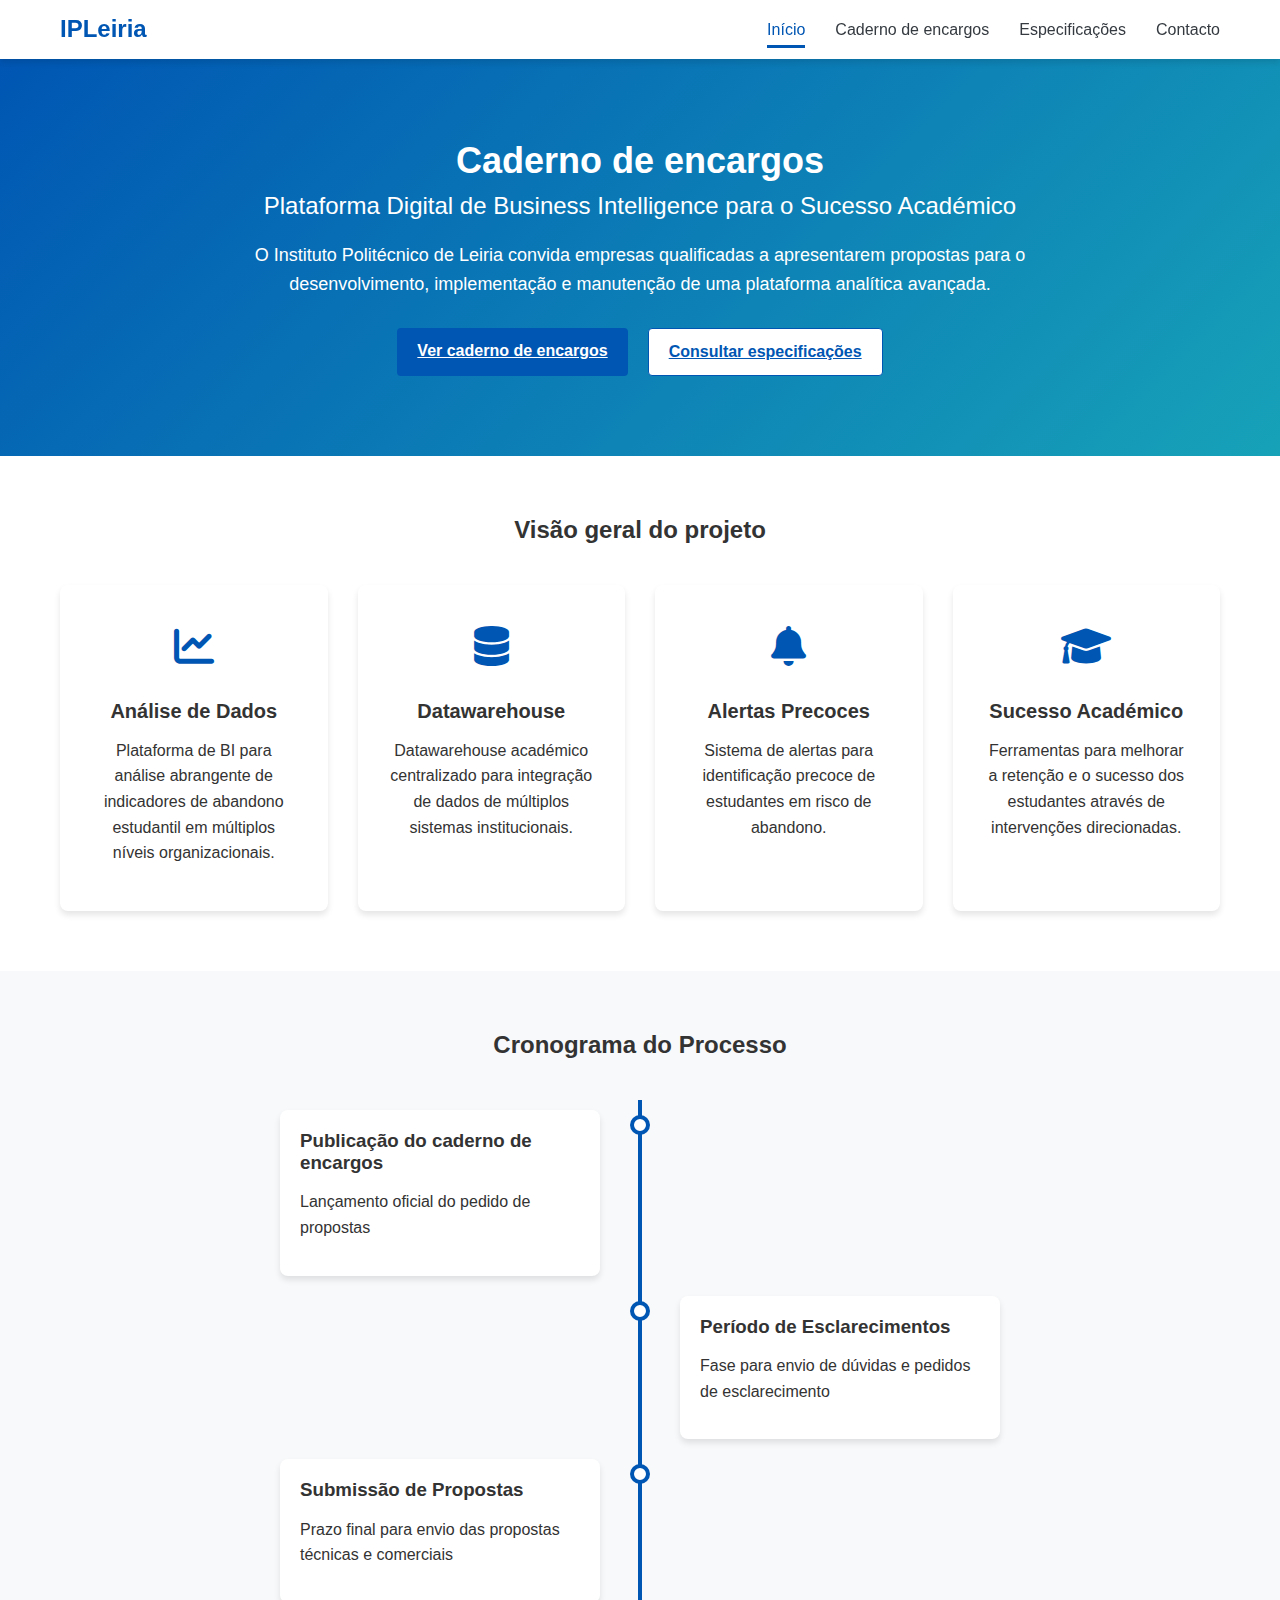
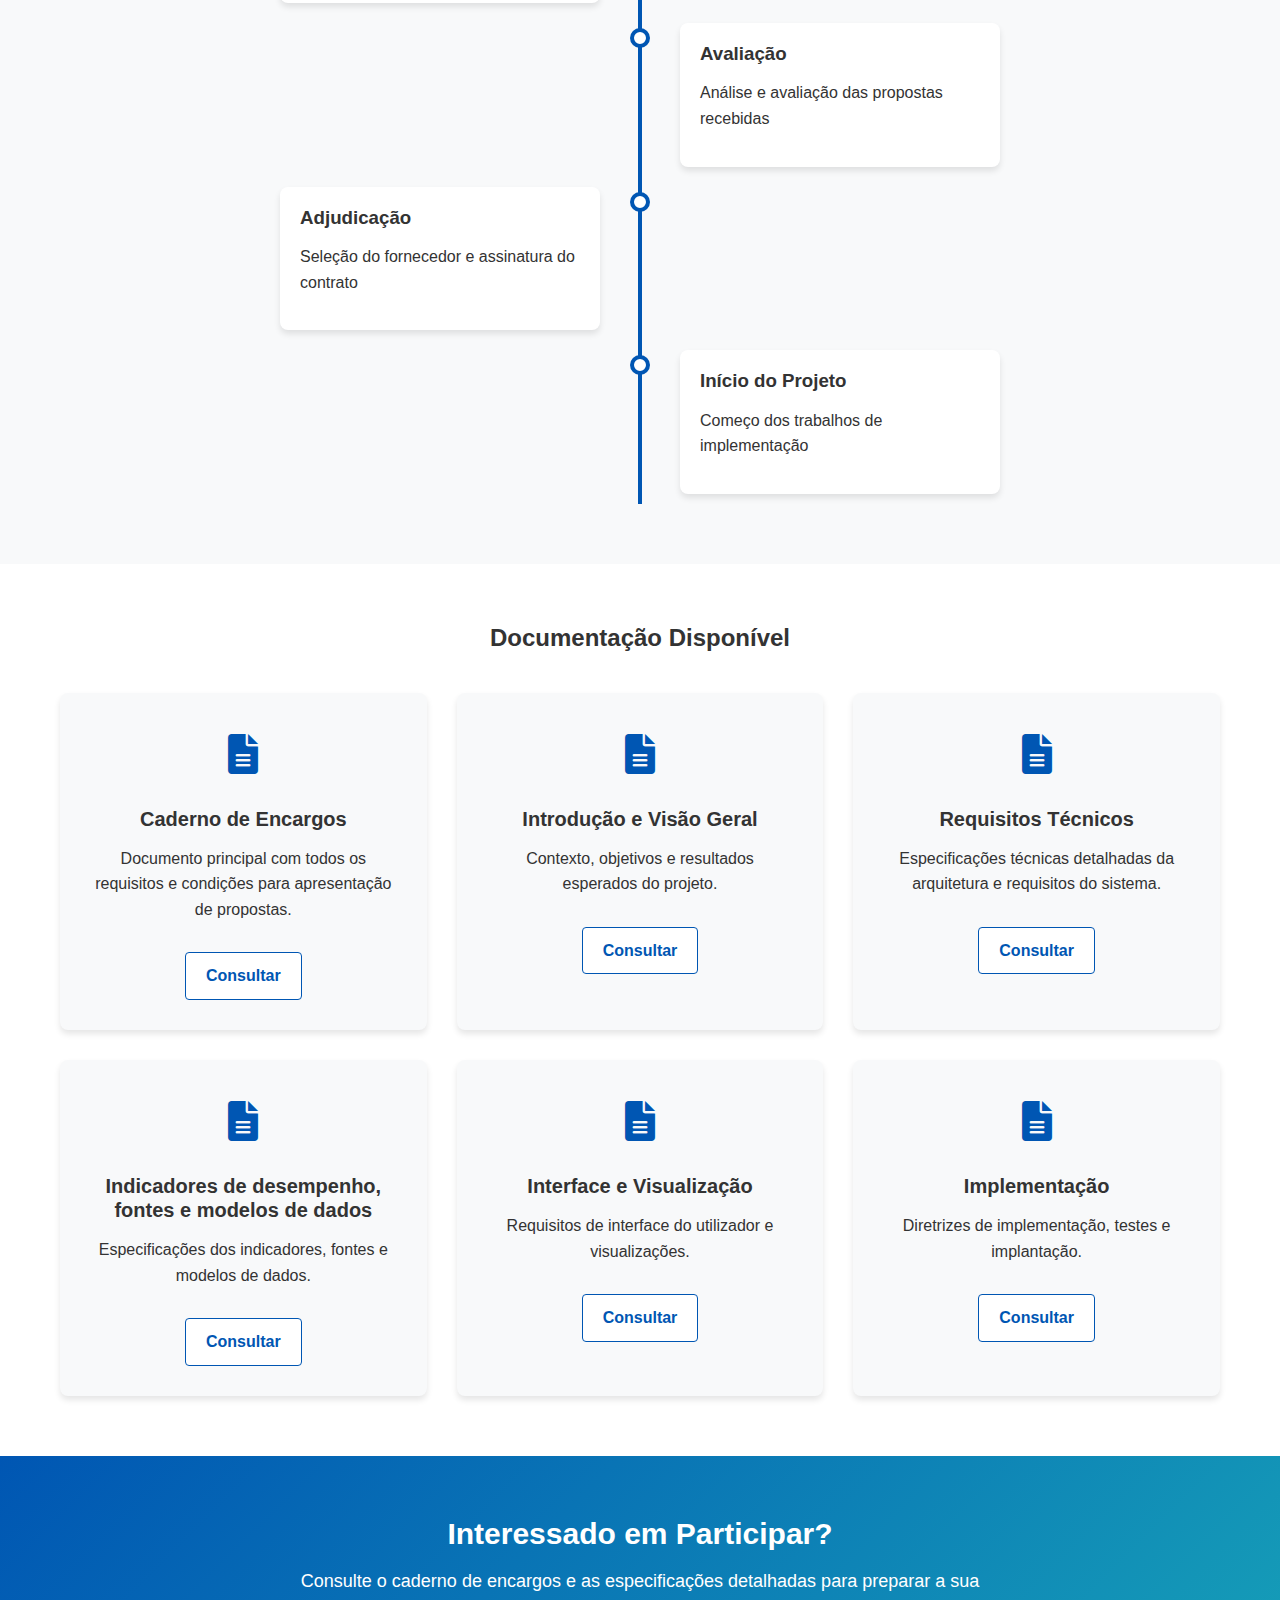
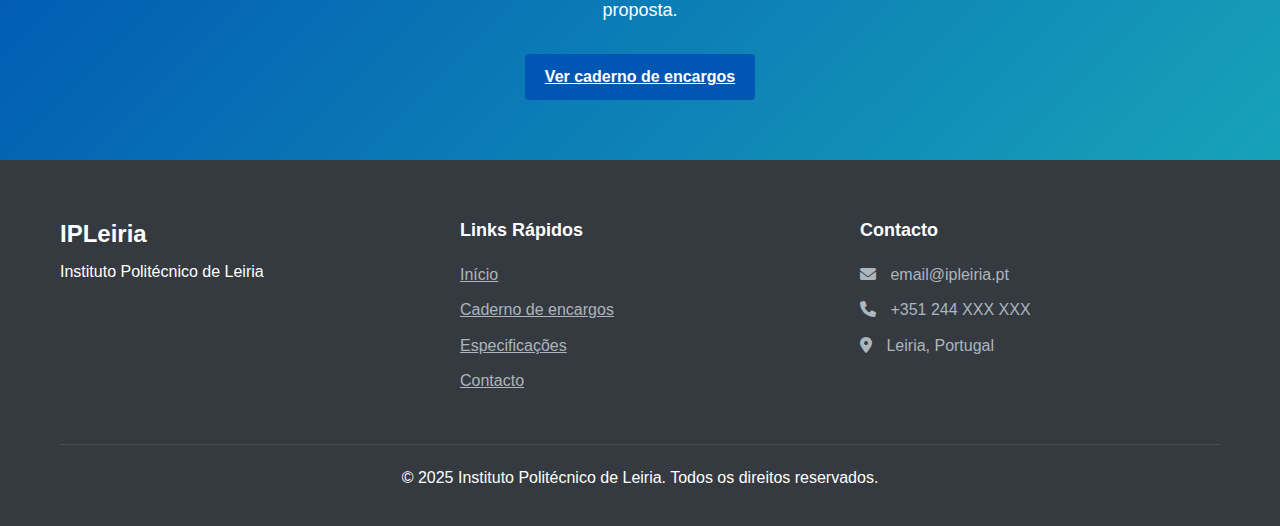
<file: index.html>
<!DOCTYPE html>
<html lang="pt">
<head>
    <meta charset="UTF-8">
    <meta name="viewport" content="width=device-width, initial-scale=1.0">
    <title>Caderno de encargos - Plataforma Digital de Business Intelligence para o Sucesso Académico</title>
    <link rel="stylesheet" href="styles.css">
    <link rel="stylesheet" href="mobile-accessibility.css">
    <link rel="stylesheet" href="https://cdnjs.cloudflare.com/ajax/libs/font-awesome/6.0.0-beta3/css/all.min.css">
</head>
<body>
    <a href="#main-content" class="skip-to-content">Ir para o conteúdo</a>
    
    <header>
        <div class="container">
            <div class="logo">
                <h1>IPLeiria</h1>
            </div>
            <nav>
                <ul>
                    <li><a href="#" class="active">Início</a></li>
                    <li><a href="rfq.html">Caderno de encargos</a></li>
                    <li><a href="especificacoes.html">Especificações</a></li>
                    <li><a href="contacto.html">Contacto</a></li>
                </ul>
            </nav>
        </div>
    </header>

    <section class="hero">
        <div class="container">
            <h1>Caderno de encargos</h1>
            <h2>Plataforma Digital de Business Intelligence para o Sucesso Académico</h2>
            <p>O Instituto Politécnico de Leiria convida empresas qualificadas a apresentarem propostas para o desenvolvimento, implementação e manutenção de uma plataforma analítica avançada.</p>
            <div class="cta-buttons">
                <a href="rfq.html" class="btn primary">Ver caderno de encargos</a>
                <a href="especificacoes.html" class="btn secondary">Consultar especificações</a>
            </div>
        </div>
    </section>

    <section class="overview" id="main-content">
        <div class="container">
            <h2>Visão geral do projeto</h2>
            <div class="cards">
                <div class="card">
                    <div class="icon" aria-hidden="true"><i class="fas fa-chart-line"></i></div>
                    <h3>Análise de Dados</h3>
                    <p>Plataforma de BI para análise abrangente de indicadores de abandono estudantil em múltiplos níveis organizacionais.</p>
                </div>
                <div class="card">
                    <div class="icon" aria-hidden="true"><i class="fas fa-database"></i></div>
                    <h3>Datawarehouse</h3>
                    <p>Datawarehouse académico centralizado para integração de dados de múltiplos sistemas institucionais.</p>
                </div>
                <div class="card">
                    <div class="icon" aria-hidden="true"><i class="fas fa-bell"></i></div>
                    <h3>Alertas Precoces</h3>
                    <p>Sistema de alertas para identificação precoce de estudantes em risco de abandono.</p>
                </div>
                <div class="card">
                    <div class="icon" aria-hidden="true"><i class="fas fa-graduation-cap"></i></div>
                    <h3>Sucesso Académico</h3>
                    <p>Ferramentas para melhorar a retenção e o sucesso dos estudantes através de intervenções direcionadas.</p>
                </div>
            </div>
        </div>
    </section>

    <section class="timeline">
        <div class="container">
            <h2>Cronograma do Processo</h2>
            <div class="timeline-container">
                <div class="timeline-item">
                    <div class="timeline-dot" aria-hidden="true"></div>
                    <div class="timeline-content">
                        <h3>Publicação do caderno de encargos</h3>
                        <p>Lançamento oficial do pedido de propostas</p>
                    </div>
                </div>
                <div class="timeline-item">
                    <div class="timeline-dot" aria-hidden="true"></div>
                    <div class="timeline-content">
                        <h3>Período de Esclarecimentos</h3>
                        <p>Fase para envio de dúvidas e pedidos de esclarecimento</p>
                    </div>
                </div>
                <div class="timeline-item">
                    <div class="timeline-dot" aria-hidden="true"></div>
                    <div class="timeline-content">
                        <h3>Submissão de Propostas</h3>
                        <p>Prazo final para envio das propostas técnicas e comerciais</p>
                    </div>
                </div>
                <div class="timeline-item">
                    <div class="timeline-dot" aria-hidden="true"></div>
                    <div class="timeline-content">
                        <h3>Avaliação</h3>
                        <p>Análise e avaliação das propostas recebidas</p>
                    </div>
                </div>
                <div class="timeline-item">
                    <div class="timeline-dot" aria-hidden="true"></div>
                    <div class="timeline-content">
                        <h3>Adjudicação</h3>
                        <p>Seleção do fornecedor e assinatura do contrato</p>
                    </div>
                </div>
                <div class="timeline-item">
                    <div class="timeline-dot" aria-hidden="true"></div>
                    <div class="timeline-content">
                        <h3>Início do Projeto</h3>
                        <p>Começo dos trabalhos de implementação</p>
                    </div>
                </div>
            </div>
        </div>
    </section>

    <section class="documents">
        <div class="container">
            <h2>Documentação Disponível</h2>
            <div class="document-cards">
                <div class="document-card">
                    <div class="document-icon" aria-hidden="true"><i class="fas fa-file-alt"></i></div>
                    <h3>Caderno de Encargos</h3>
                    <p>Documento principal com todos os requisitos e condições para apresentação de propostas.</p>
                    <a href="rfq.html" class="btn secondary">Consultar</a>
                </div>
                <div class="document-card">
                    <div class="document-icon" aria-hidden="true"><i class="fas fa-file-alt"></i></div>
                    <h3>Introdução e Visão Geral</h3>
                    <p>Contexto, objetivos e resultados esperados do projeto.</p>
                    <a href="especificacoes/introducao.html" class="btn secondary">Consultar</a>
                </div>
                <div class="document-card">
                    <div class="document-icon" aria-hidden="true"><i class="fas fa-file-alt"></i></div>
                    <h3>Requisitos Técnicos</h3>
                    <p>Especificações técnicas detalhadas da arquitetura e requisitos do sistema.</p>
                    <a href="especificacoes/requisitos.html" class="btn secondary">Consultar</a>
                </div>
                <div class="document-card">
                    <div class="document-icon" aria-hidden="true"><i class="fas fa-file-alt"></i></div>
                    <h3>Indicadores de desempenho, fontes e modelos de dados</h3>
                    <p>Especificações dos indicadores, fontes e modelos de dados.</p>
                    <a href="especificacoes/modelo.html" class="btn secondary">Consultar</a>
                </div>
                <div class="document-card">
                    <div class="document-icon" aria-hidden="true"><i class="fas fa-file-alt"></i></div>
                    <h3>Interface e Visualização</h3>
                    <p>Requisitos de interface do utilizador e visualizações.</p>
                    <a href="especificacoes/interface.html" class="btn secondary">Consultar</a>
                </div>
                <div class="document-card">
                    <div class="document-icon" aria-hidden="true"><i class="fas fa-file-alt"></i></div>
                    <h3>Implementação</h3>
                    <p>Diretrizes de implementação, testes e implantação.</p>
                    <a href="especificacoes/implementacao.html" class="btn secondary">Consultar</a>
                </div>
            </div>
        </div>
    </section>

    <section class="cta">
        <div class="container">
            <h2>Interessado em Participar?</h2>
            <p>Consulte o caderno de encargos e as especificações detalhadas para preparar a sua proposta.</p>
            <a href="rfq.html" class="btn primary">Ver caderno de encargos</a>
        </div>
    </section>

    <footer>
        <div class="container">
            <div class="footer-content">
                <div class="footer-logo">
                    <h2>IPLeiria</h2>
                    <p>Instituto Politécnico de Leiria</p>
                </div>
                <div class="footer-links">
                    <h3>Links Rápidos</h3>
                    <ul>
                        <li><a href="index.html">Início</a></li>
                        <li><a href="rfq.html">Caderno de encargos</a></li>
                        <li><a href="especificacoes.html">Especificações</a></li>
                        <li><a href="contacto.html">Contacto</a></li>
                    </ul>
                </div>
                <div class="footer-contact">
                    <h3>Contacto</h3>
                    <p><i class="fas fa-envelope" aria-hidden="true"></i> email@ipleiria.pt</p>
                    <p><i class="fas fa-phone" aria-hidden="true"></i> +351 244 XXX XXX</p>
                    <p><i class="fas fa-map-marker-alt" aria-hidden="true"></i> Leiria, Portugal</p>
                </div>
            </div>
            <div class="footer-bottom">
                <p>&copy; 2025 Instituto Politécnico de Leiria. Todos os direitos reservados.</p>
            </div>
        </div>
    </footer>

    <script src="script.js"></script>
</body>
</html>
</file>
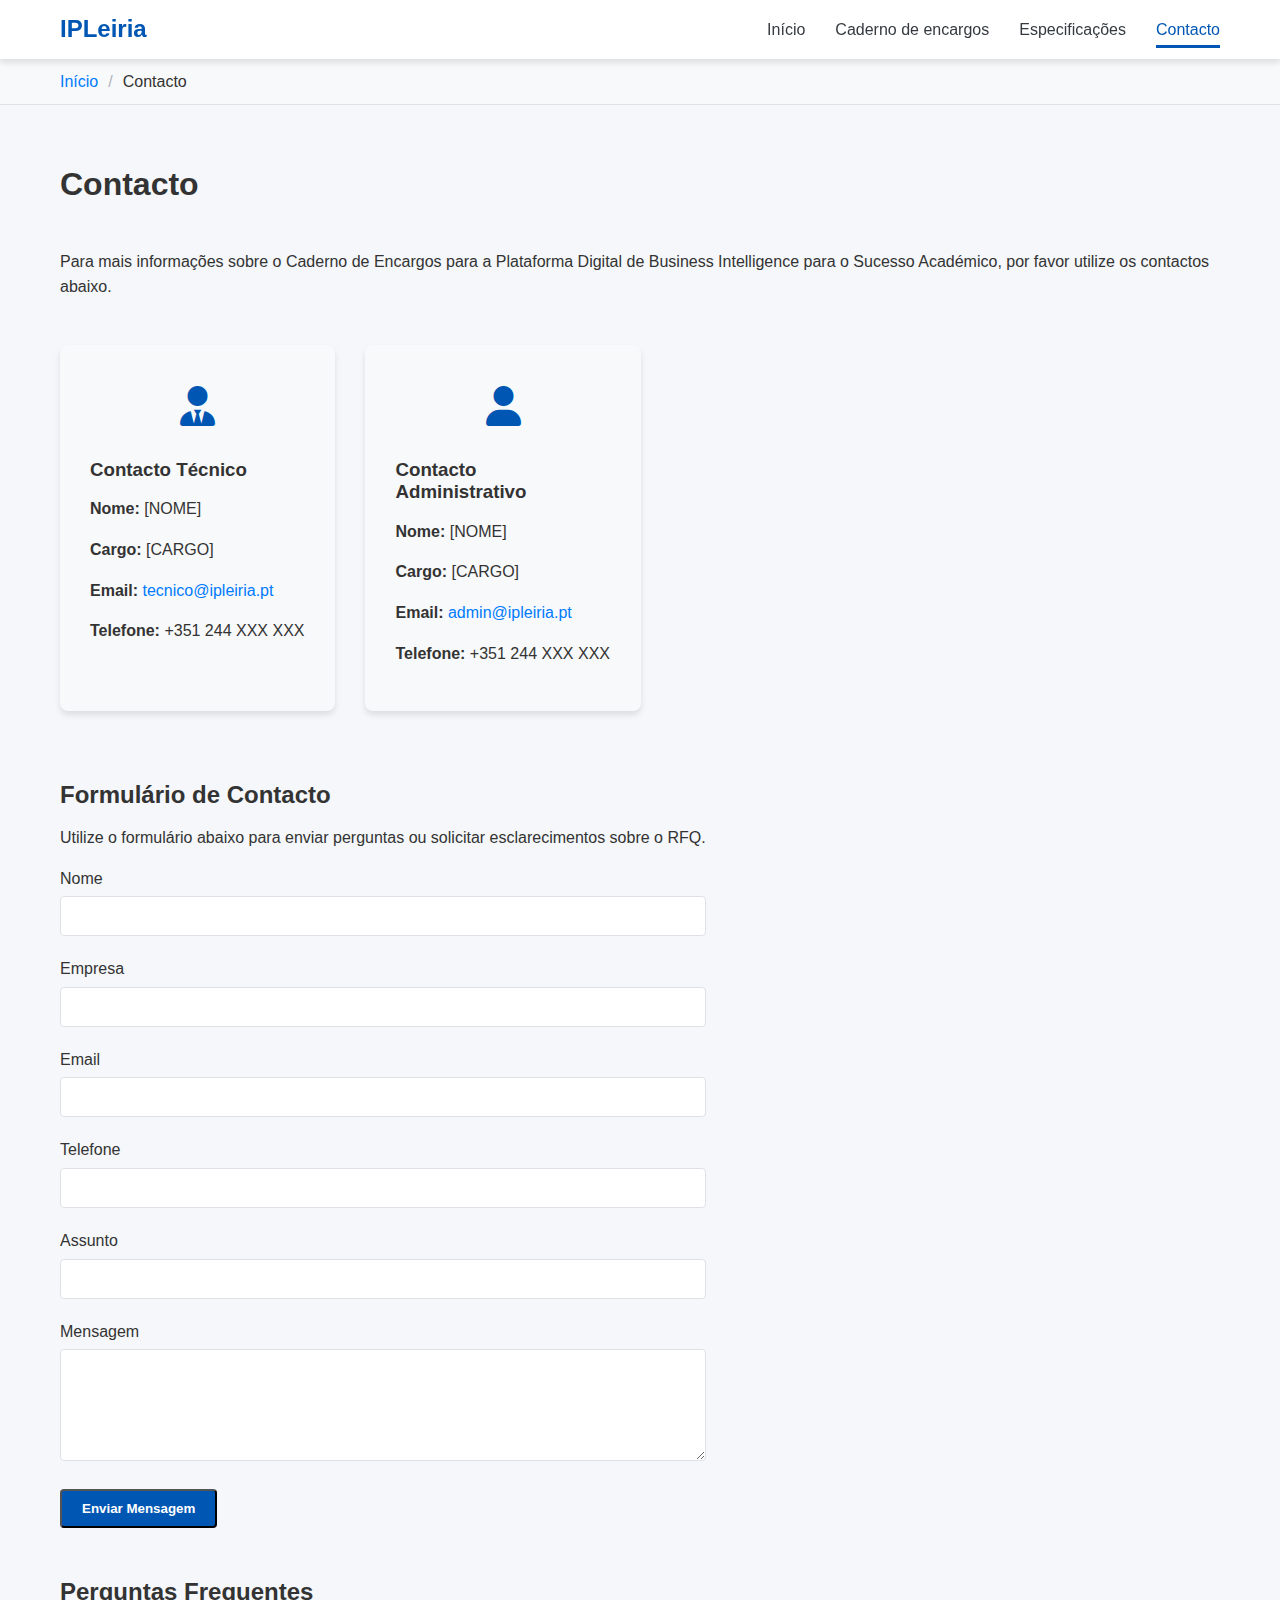
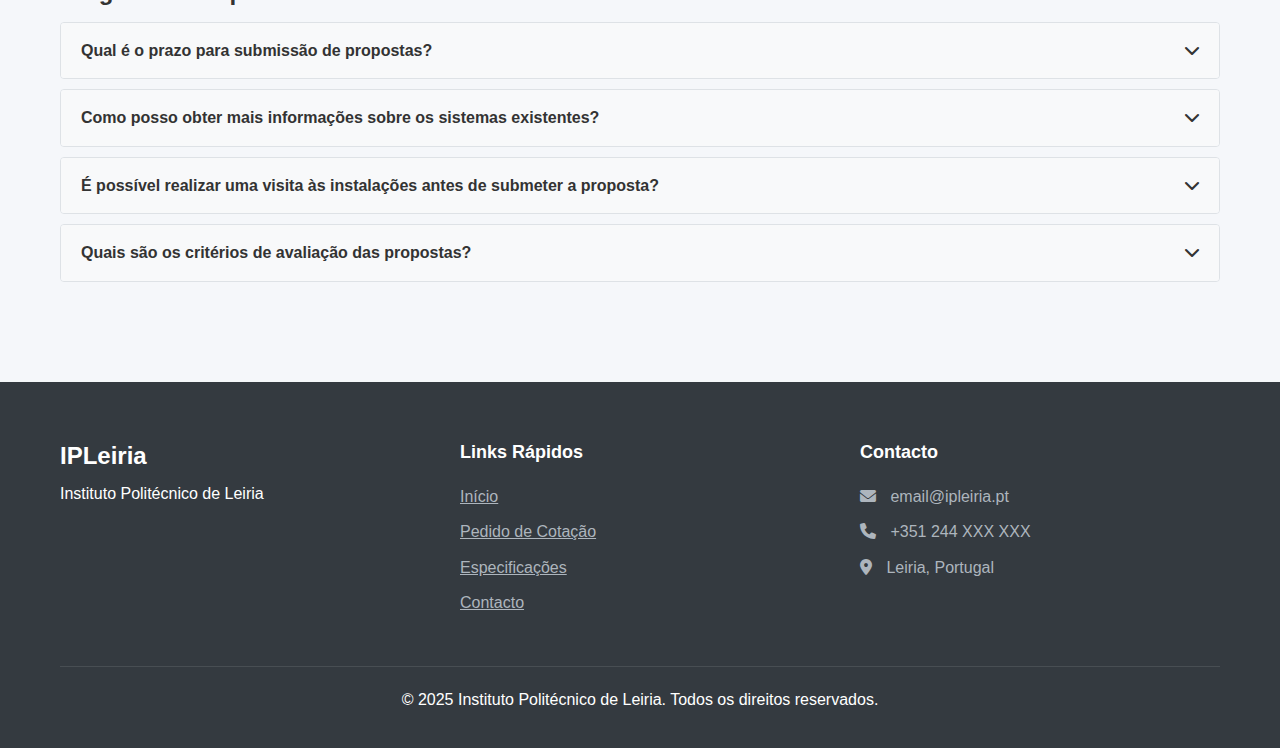
<file: contacto.html>
<!DOCTYPE html>
<html lang="pt">
<head>
    <meta charset="UTF-8">
    <meta name="viewport" content="width=device-width, initial-scale=1.0">
    <title>Contacto - Plataforma Digital de BI para o Sucesso Académico</title>
    <link rel="stylesheet" href="styles.css">
    <link rel="stylesheet" href="mobile-accessibility.css">
    <link rel="stylesheet" href="https://cdnjs.cloudflare.com/ajax/libs/font-awesome/6.0.0-beta3/css/all.min.css">
</head>
<body>
    <header>
        <div class="container">
            <div class="logo">
                <h1>IPLeiria</h1>
            </div>
            <nav>
                <ul>
                    <li><a href="index.html">Início</a></li>
                    <li><a href="rfq.html">Caderno de encargos</a></li>
                    <li><a href="especificacoes.html">Especificações</a></li>
                    <li><a href="contacto.html" class="active">Contacto</a></li>
                </ul>
            </nav>
        </div>
    </header>

    <div class="breadcrumbs">
        <div class="container">
            <ul>
                <li><a href="index.html">Início</a></li>
                <li class="active">Contacto</li>
            </ul>
        </div>
    </div>

    <section class="content-section">
        <div class="container">
            <h1>Contacto</h1>
            <p>Para mais informações sobre o Caderno de Encargos para a Plataforma Digital de Business Intelligence para o Sucesso Académico, por favor utilize os contactos abaixo.</p>
            
            <div class="contact-cards">
                <div class="contact-card">
                    <div class="contact-icon"><i class="fas fa-user-tie"></i></div>
                    <h3>Contacto Técnico</h3>
                    <p><strong>Nome:</strong> [NOME]</p>
                    <p><strong>Cargo:</strong> [CARGO]</p>
                    <p><strong>Email:</strong> <a href="mailto:tecnico@ipleiria.pt">tecnico@ipleiria.pt</a></p>
                    <p><strong>Telefone:</strong> +351 244 XXX XXX</p>
                </div>
                
                <div class="contact-card">
                    <div class="contact-icon"><i class="fas fa-user"></i></div>
                    <h3>Contacto Administrativo</h3>
                    <p><strong>Nome:</strong> [NOME]</p>
                    <p><strong>Cargo:</strong> [CARGO]</p>
                    <p><strong>Email:</strong> <a href="mailto:admin@ipleiria.pt">admin@ipleiria.pt</a></p>
                    <p><strong>Telefone:</strong> +351 244 XXX XXX</p>
                </div>
            </div>
            
            <div class="contact-form-section">
                <h2>Formulário de Contacto</h2>
                <p>Utilize o formulário abaixo para enviar perguntas ou solicitar esclarecimentos sobre o RFQ.</p>
                
                <form class="contact-form">
                    <div class="form-group">
                        <label for="name">Nome</label>
                        <input type="text" id="name" name="name" required>
                    </div>
                    
                    <div class="form-group">
                        <label for="company">Empresa</label>
                        <input type="text" id="company" name="company" required>
                    </div>
                    
                    <div class="form-group">
                        <label for="email">Email</label>
                        <input type="email" id="email" name="email" required>
                    </div>
                    
                    <div class="form-group">
                        <label for="phone">Telefone</label>
                        <input type="tel" id="phone" name="phone">
                    </div>
                    
                    <div class="form-group">
                        <label for="subject">Assunto</label>
                        <input type="text" id="subject" name="subject" required>
                    </div>
                    
                    <div class="form-group">
                        <label for="message">Mensagem</label>
                        <textarea id="message" name="message" rows="5" required></textarea>
                    </div>
                    
                    <div class="form-group">
                        <button type="submit" class="btn primary">Enviar Mensagem</button>
                    </div>
                </form>
            </div>
            
            <div class="faq-section">
                <h2>Perguntas Frequentes</h2>
                
                <div class="accordion">
                    <div class="accordion-item">
                        <div class="accordion-header">Qual é o prazo para submissão de propostas?</div>
                        <div class="accordion-content">
                            <p>O prazo para submissão de propostas está indicado na secção 1.5 do RFQ. Todas as propostas devem ser submetidas até à data especificada para serem consideradas no processo de avaliação.</p>
                        </div>
                    </div>
                    
                    <div class="accordion-item">
                        <div class="accordion-header">Como posso obter mais informações sobre os sistemas existentes?</div>
                        <div class="accordion-content">
                            <p>Informações detalhadas sobre os sistemas existentes estão disponíveis no Anexo G do RFQ. Para esclarecimentos adicionais, por favor contacte o responsável técnico indicado nesta página.</p>
                        </div>
                    </div>
                    
                    <div class="accordion-item">
                        <div class="accordion-header">É possível realizar uma visita às instalações antes de submeter a proposta?</div>
                        <div class="accordion-content">
                            <p>Sim, podem ser agendadas visitas às instalações durante o período de esclarecimentos. Para agendar uma visita, por favor contacte o responsável administrativo com pelo menos 5 dias úteis de antecedência.</p>
                        </div>
                    </div>
                    
                    <div class="accordion-item">
                        <div class="accordion-header">Quais são os critérios de avaliação das propostas?</div>
                        <div class="accordion-content">
                            <p>Os critérios de avaliação estão detalhados na secção 9 do RFQ, incluindo critérios técnicos (60%) e comerciais (40%). Recomendamos a leitura atenta desta secção para compreender como as propostas serão avaliadas.</p>
                        </div>
                    </div>
                </div>
            </div>
        </div>
    </section>

    <footer>
        <div class="container">
            <div class="footer-content">
                <div class="footer-logo">
                    <h2>IPLeiria</h2>
                    <p>Instituto Politécnico de Leiria</p>
                </div>
                <div class="footer-links">
                    <h3>Links Rápidos</h3>
                    <ul>
                        <li><a href="index.html">Início</a></li>
                        <li><a href="rfq.html">Pedido de Cotação</a></li>
                        <li><a href="especificacoes.html">Especificações</a></li>
                        <li><a href="contacto.html">Contacto</a></li>
                    </ul>
                </div>
                <div class="footer-contact">
                    <h3>Contacto</h3>
                    <p><i class="fas fa-envelope"></i> email@ipleiria.pt</p>
                    <p><i class="fas fa-phone"></i> +351 244 XXX XXX</p>
                    <p><i class="fas fa-map-marker-alt"></i> Leiria, Portugal</p>
                </div>
            </div>
            <div class="footer-bottom">
                <p>&copy; 2025 Instituto Politécnico de Leiria. Todos os direitos reservados.</p>
            </div>
        </div>
    </footer>

    <script src="script.js"></script>
    <script>
        // Accordion functionality
        document.addEventListener('DOMContentLoaded', function() {
            const accordionItems = document.querySelectorAll('.accordion-item');
            
            accordionItems.forEach(item => {
                const header = item.querySelector('.accordion-header');
                const content = item.querySelector('.accordion-content');
                
                header.addEventListener('click', function() {
                    this.classList.toggle('active');
                    
                    if (content.style.maxHeight) {
                        content.style.maxHeight = null;
                    } else {
                        content.style.maxHeight = content.scrollHeight + 'px';
                    }
                });
            });
            
            // Form submission (prevent default for demo)
            const contactForm = document.querySelector('.contact-form');
            if (contactForm) {
                contactForm.addEventListener('submit', function(e) {
                    e.preventDefault();
                    alert('Formulário enviado com sucesso! Em um ambiente de produção, esta mensagem seria enviada para o servidor.');
                    this.reset();
                });
            }
        });
    </script>
</body>
</html>
</file>
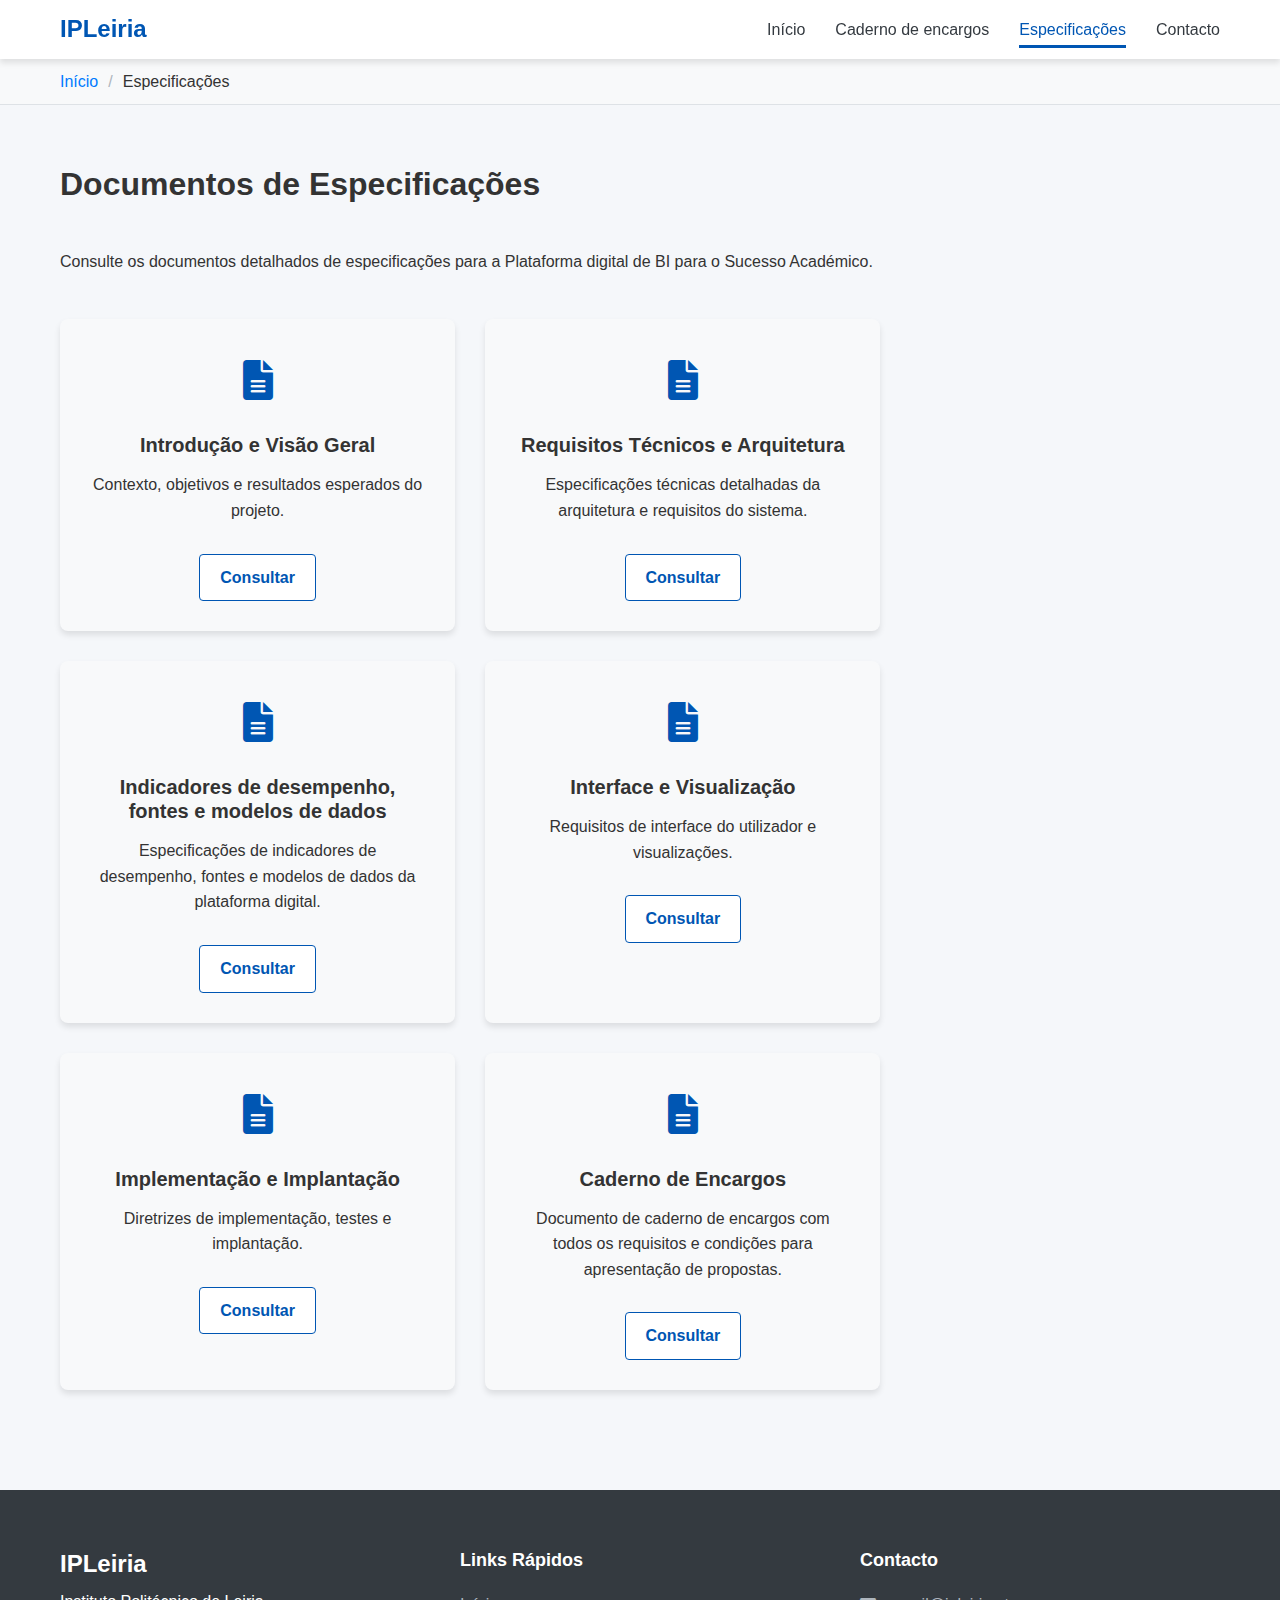
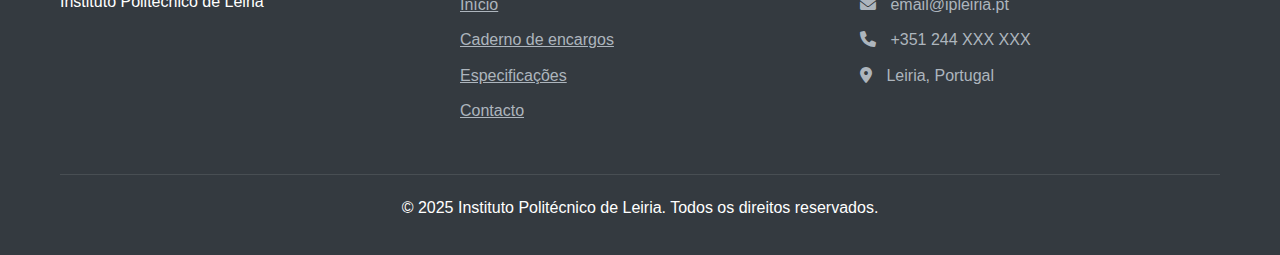
<file: especificacoes.html>
<!DOCTYPE html>
<html lang="pt">
<head>
    <meta charset="UTF-8">
    <meta name="viewport" content="width=device-width, initial-scale=1.0">
    <title>Especificações - Plataforma digital de Business Intelligence para o Sucesso Académico</title>
    <link rel="stylesheet" href="styles.css">
    <link rel="stylesheet" href="mobile-accessibility.css">
    <link rel="stylesheet" href="https://cdnjs.cloudflare.com/ajax/libs/font-awesome/6.0.0-beta3/css/all.min.css">
</head>
<body>
    <header>
        <div class="container">
            <div class="logo">
                <h1>IPLeiria</h1>
            </div>
            <nav>
                <ul>
                    <li><a href="index.html">Início</a></li>
                    <li><a href="rfq.html">Caderno de encargos</a></li>
                    <li><a href="especificacoes.html" class="active">Especificações</a></li>
                    <li><a href="contacto.html">Contacto</a></li>
                </ul>
            </nav>
        </div>
    </header>

    <div class="breadcrumbs">
        <div class="container">
            <ul>
                <li><a href="index.html">Início</a></li>
                <li class="active">Especificações</li>
            </ul>
        </div>
    </div>

    <section class="content-section .with-sidebar">
        <div class="container">
            <h1>Documentos de Especificações</h1>
            <p>Consulte os documentos detalhados de especificações para a Plataforma digital de BI para o Sucesso Académico.</p>
            
            <div class="document-grid">
                <div class="document-card">
                    <div class="document-icon"><i class="fas fa-file-alt"></i></div>
                    <h3>Introdução e Visão Geral</h3>
                    <p>Contexto, objetivos e resultados esperados do projeto.</p>
                    <a href="especificacoes/introducao.html" class="btn secondary">Consultar</a>
                </div>
                
                <div class="document-card">
                    <div class="document-icon"><i class="fas fa-file-alt"></i></div>
                    <h3>Requisitos Técnicos e Arquitetura</h3>
                    <p>Especificações técnicas detalhadas da arquitetura e requisitos do sistema.</p>
                    <a href="especificacoes/requisitos.html" class="btn secondary">Consultar</a>
                </div>
                
                <div class="document-card">
                    <div class="document-icon"><i class="fas fa-file-alt"></i></div>
                    <h3>Indicadores de desempenho, fontes e modelos de dados</h3>
                    <p>Especificações de indicadores de desempenho, fontes e modelos de dados da plataforma digital.</p>
                    <a href="especificacoes/modelo.html" class="btn secondary">Consultar</a>
                </div>
                
                <div class="document-card">
                    <div class="document-icon"><i class="fas fa-file-alt"></i></div>
                    <h3>Interface e Visualização</h3>
                    <p>Requisitos de interface do utilizador e visualizações.</p>
                    <a href="especificacoes/interface.html" class="btn secondary">Consultar</a>
                </div>
                
                <div class="document-card">
                    <div class="document-icon"><i class="fas fa-file-alt"></i></div>
                    <h3>Implementação e Implantação</h3>
                    <p>Diretrizes de implementação, testes e implantação.</p>
                    <a href="especificacoes/implementacao.html" class="btn secondary">Consultar</a>
                </div>
                
                <div class="document-card">
                    <div class="document-icon"><i class="fas fa-file-alt"></i></div>
                    <h3>Caderno de Encargos</h3>
                    <p>Documento de caderno de encargos com todos os requisitos e condições para apresentação de propostas.</p>
                    <a href="rfq.html" class="btn secondary">Consultar</a>
                </div>
            </div>
        </div>
    </section>

    <footer>
        <div class="container">
            <div class="footer-content">
                <div class="footer-logo">
                    <h2>IPLeiria</h2>
                    <p>Instituto Politécnico de Leiria</p>
                </div>
                <div class="footer-links">
                    <h3>Links Rápidos</h3>
                    <ul>
                        <li><a href="index.html">Início</a></li>
                        <li><a href="rfq.html">Caderno de encargos</a></li>
                        <li><a href="especificacoes.html">Especificações</a></li>
                        <li><a href="contacto.html">Contacto</a></li>
                    </ul>
                </div>
                <div class="footer-contact">
                    <h3>Contacto</h3>
                    <p><i class="fas fa-envelope"></i> email@ipleiria.pt</p>
                    <p><i class="fas fa-phone"></i> +351 244 XXX XXX</p>
                    <p><i class="fas fa-map-marker-alt"></i> Leiria, Portugal</p>
                </div>
            </div>
            <div class="footer-bottom">
                <p>&copy; 2025 Instituto Politécnico de Leiria. Todos os direitos reservados.</p>
            </div>
        </div>
    </footer>

    <script src="script.js"></script>
</body>
</html>
</file>
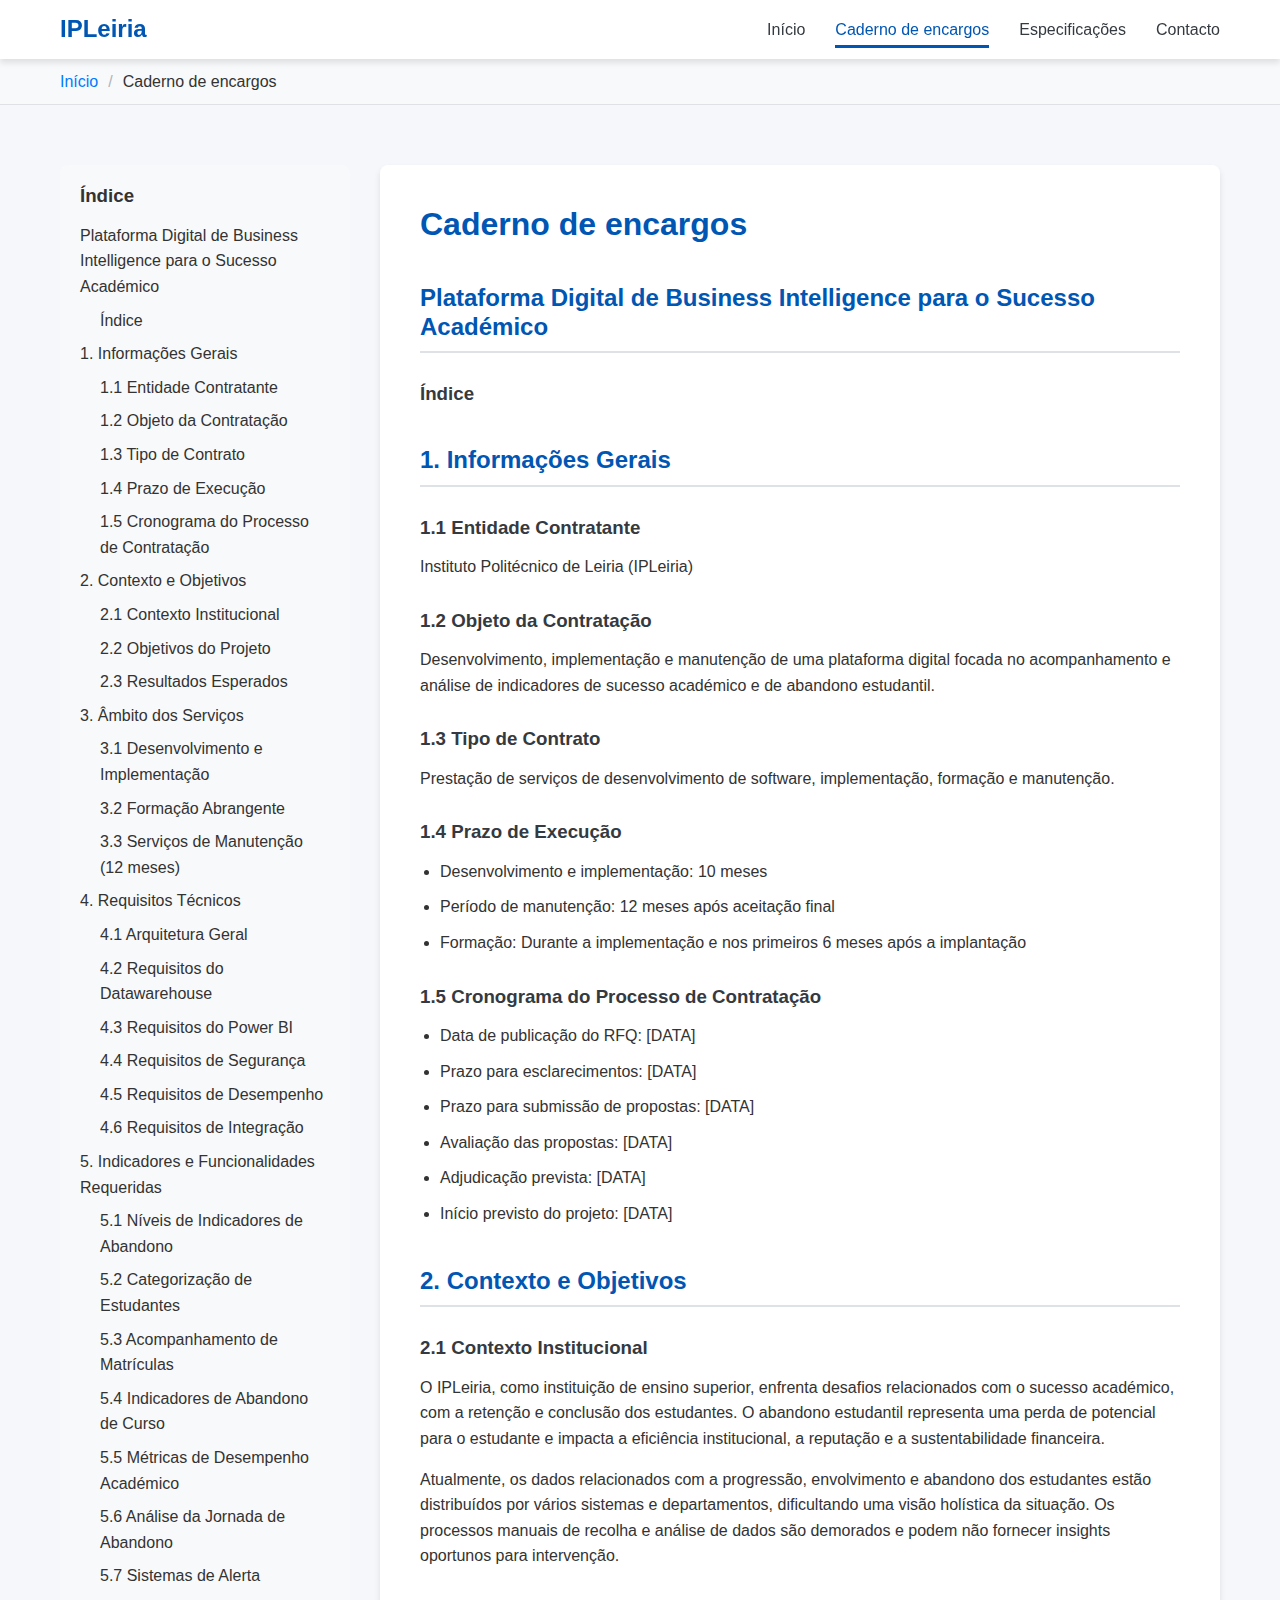
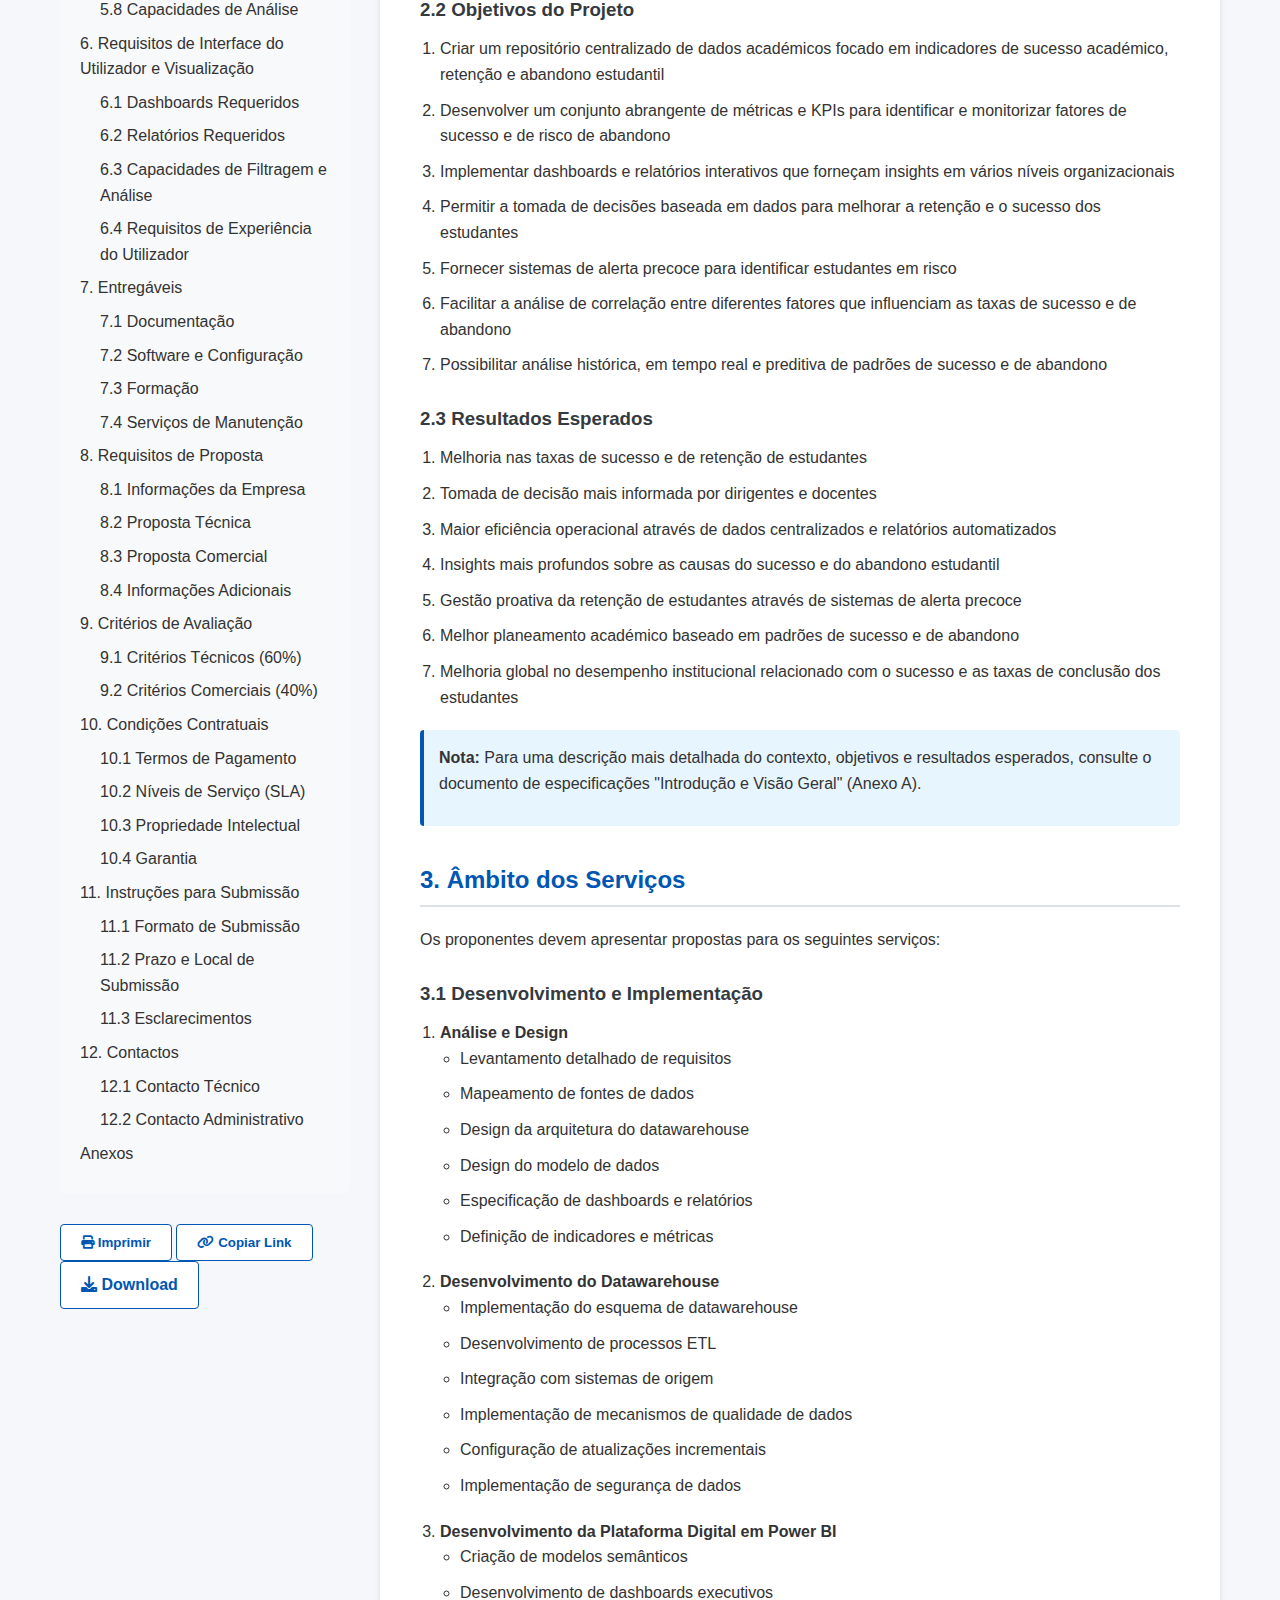
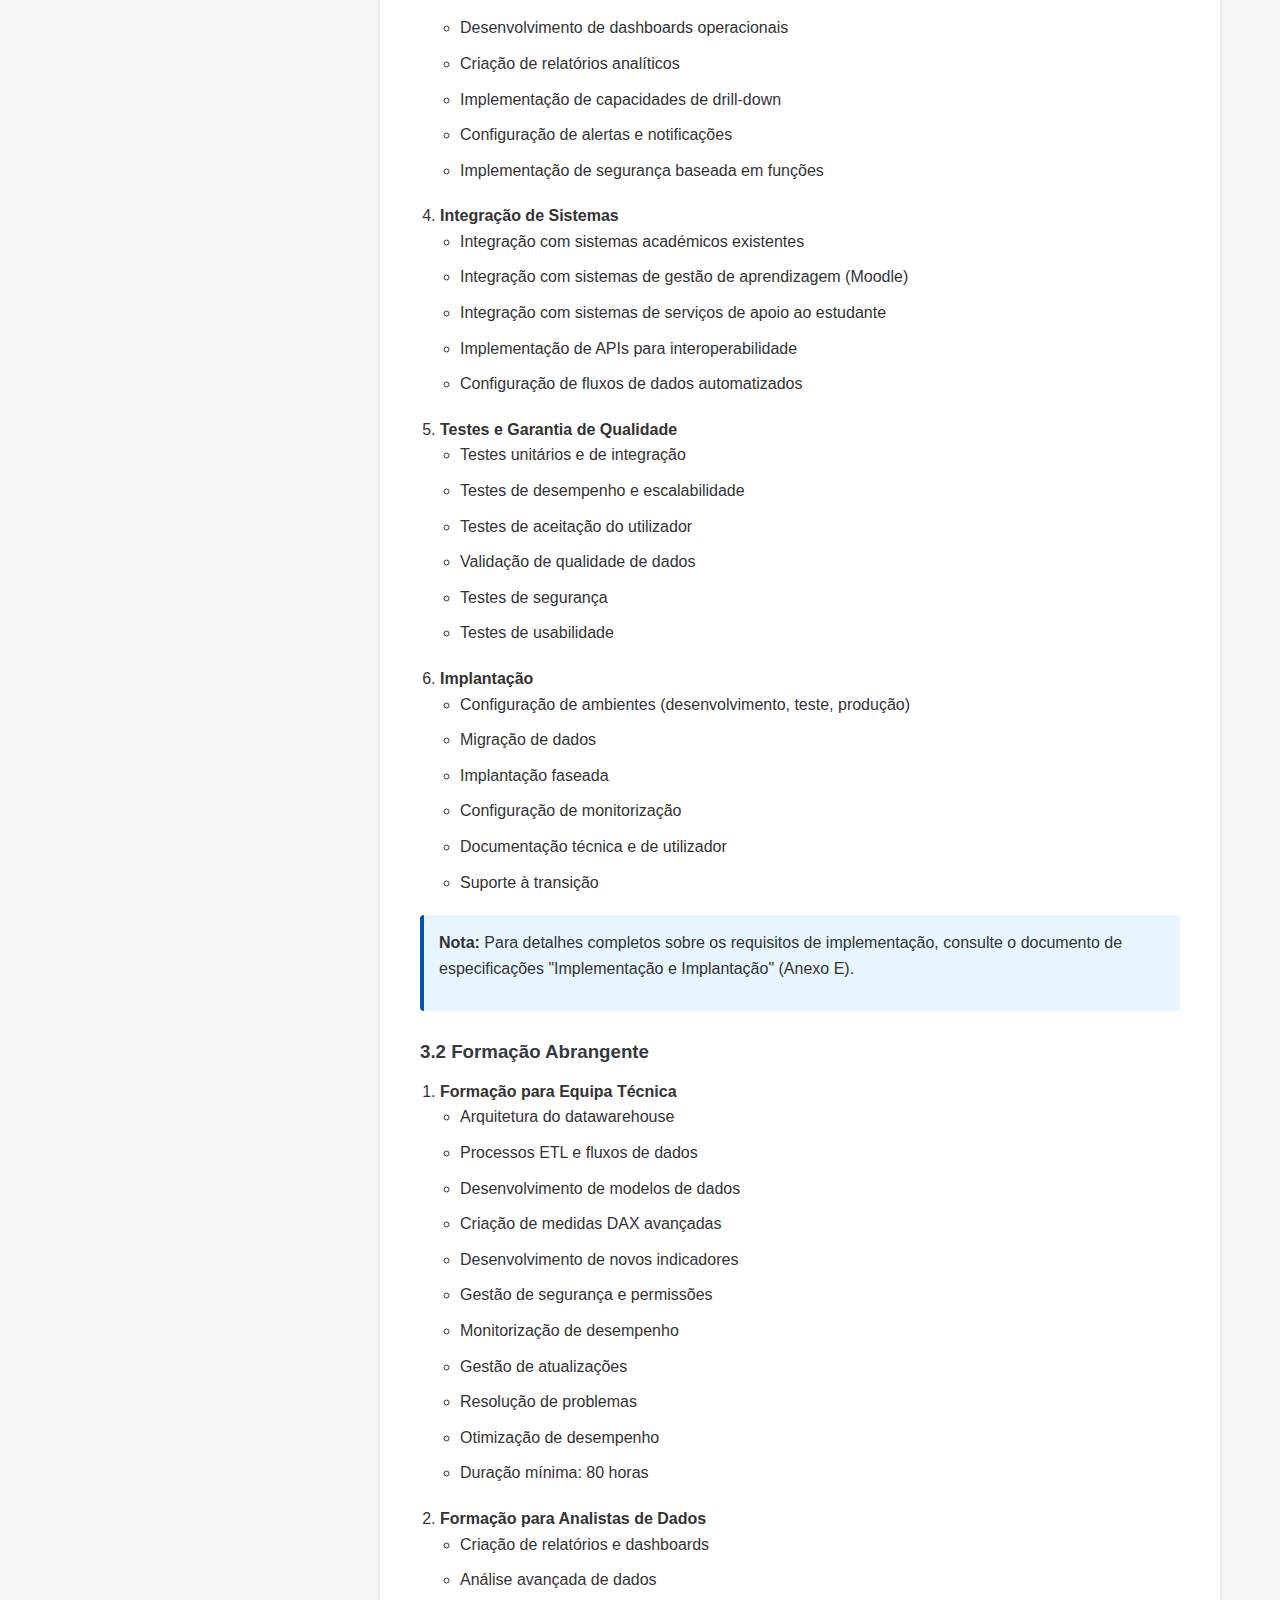
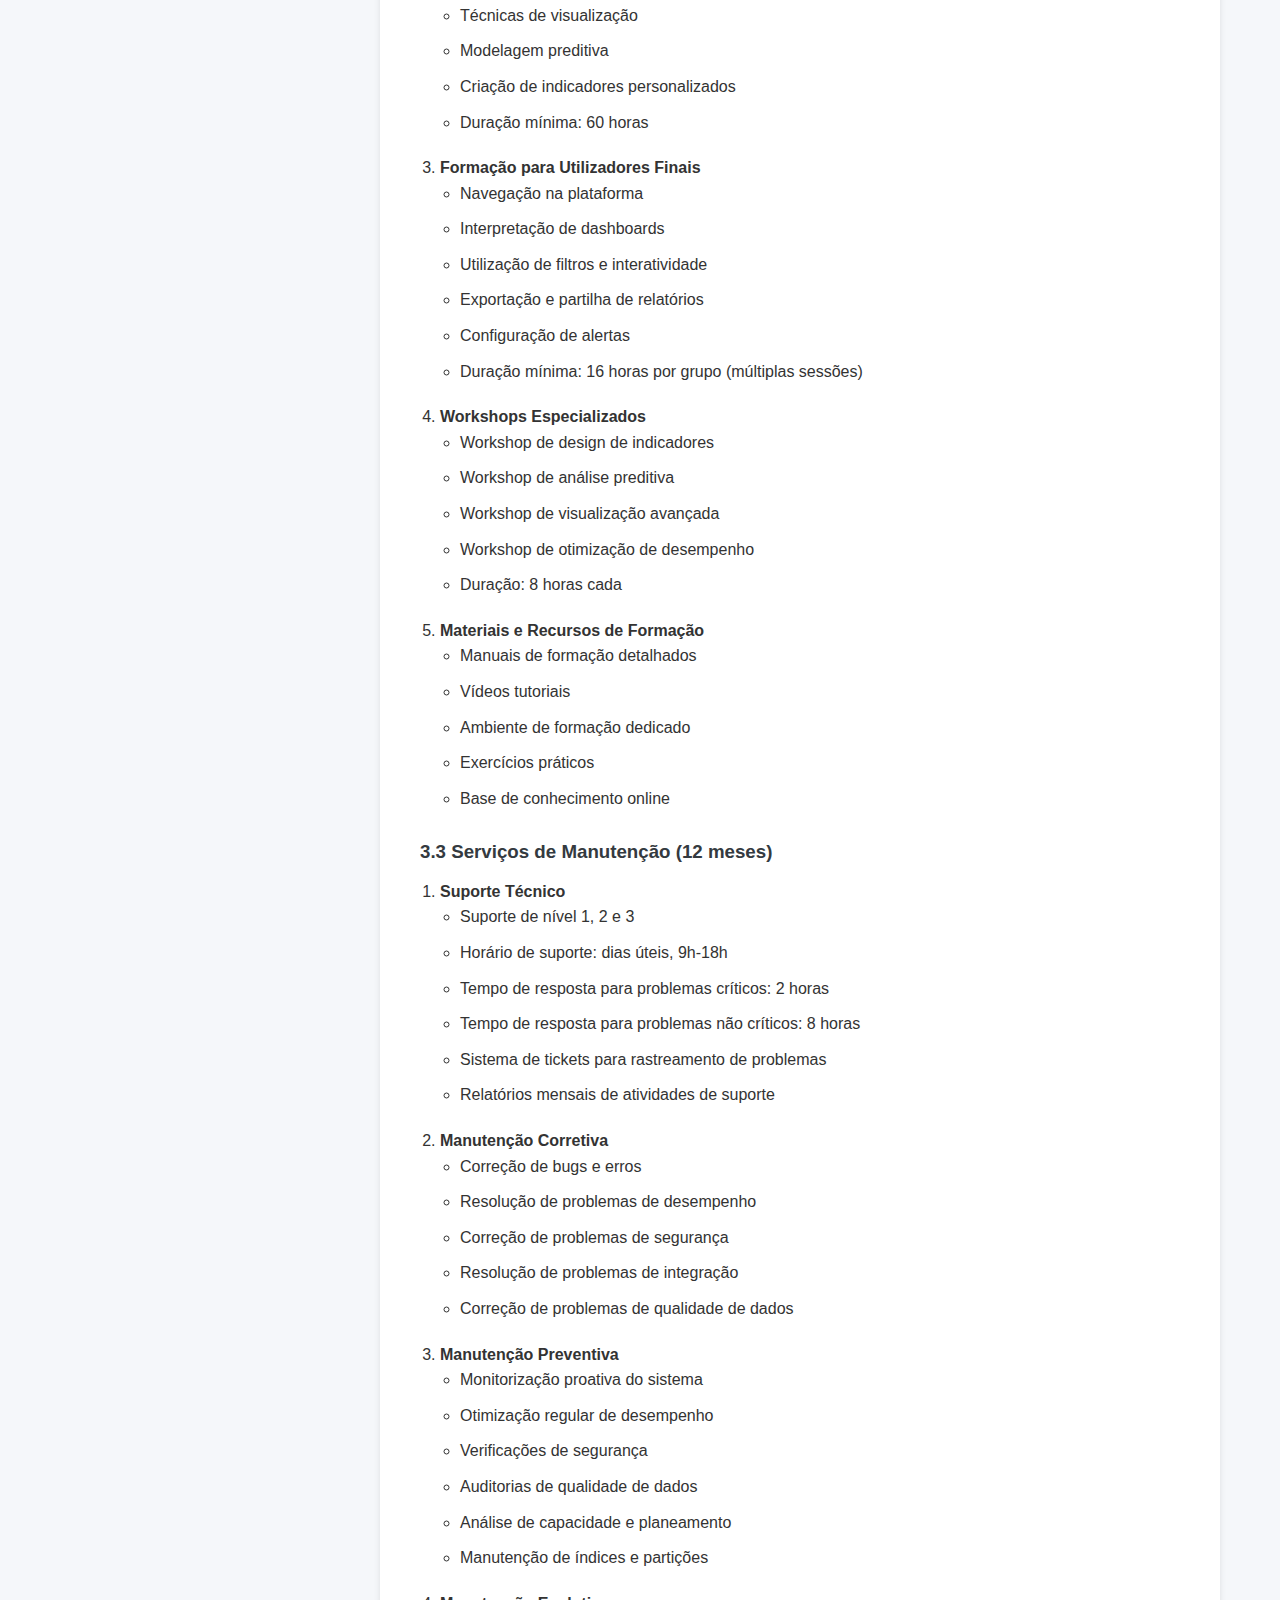
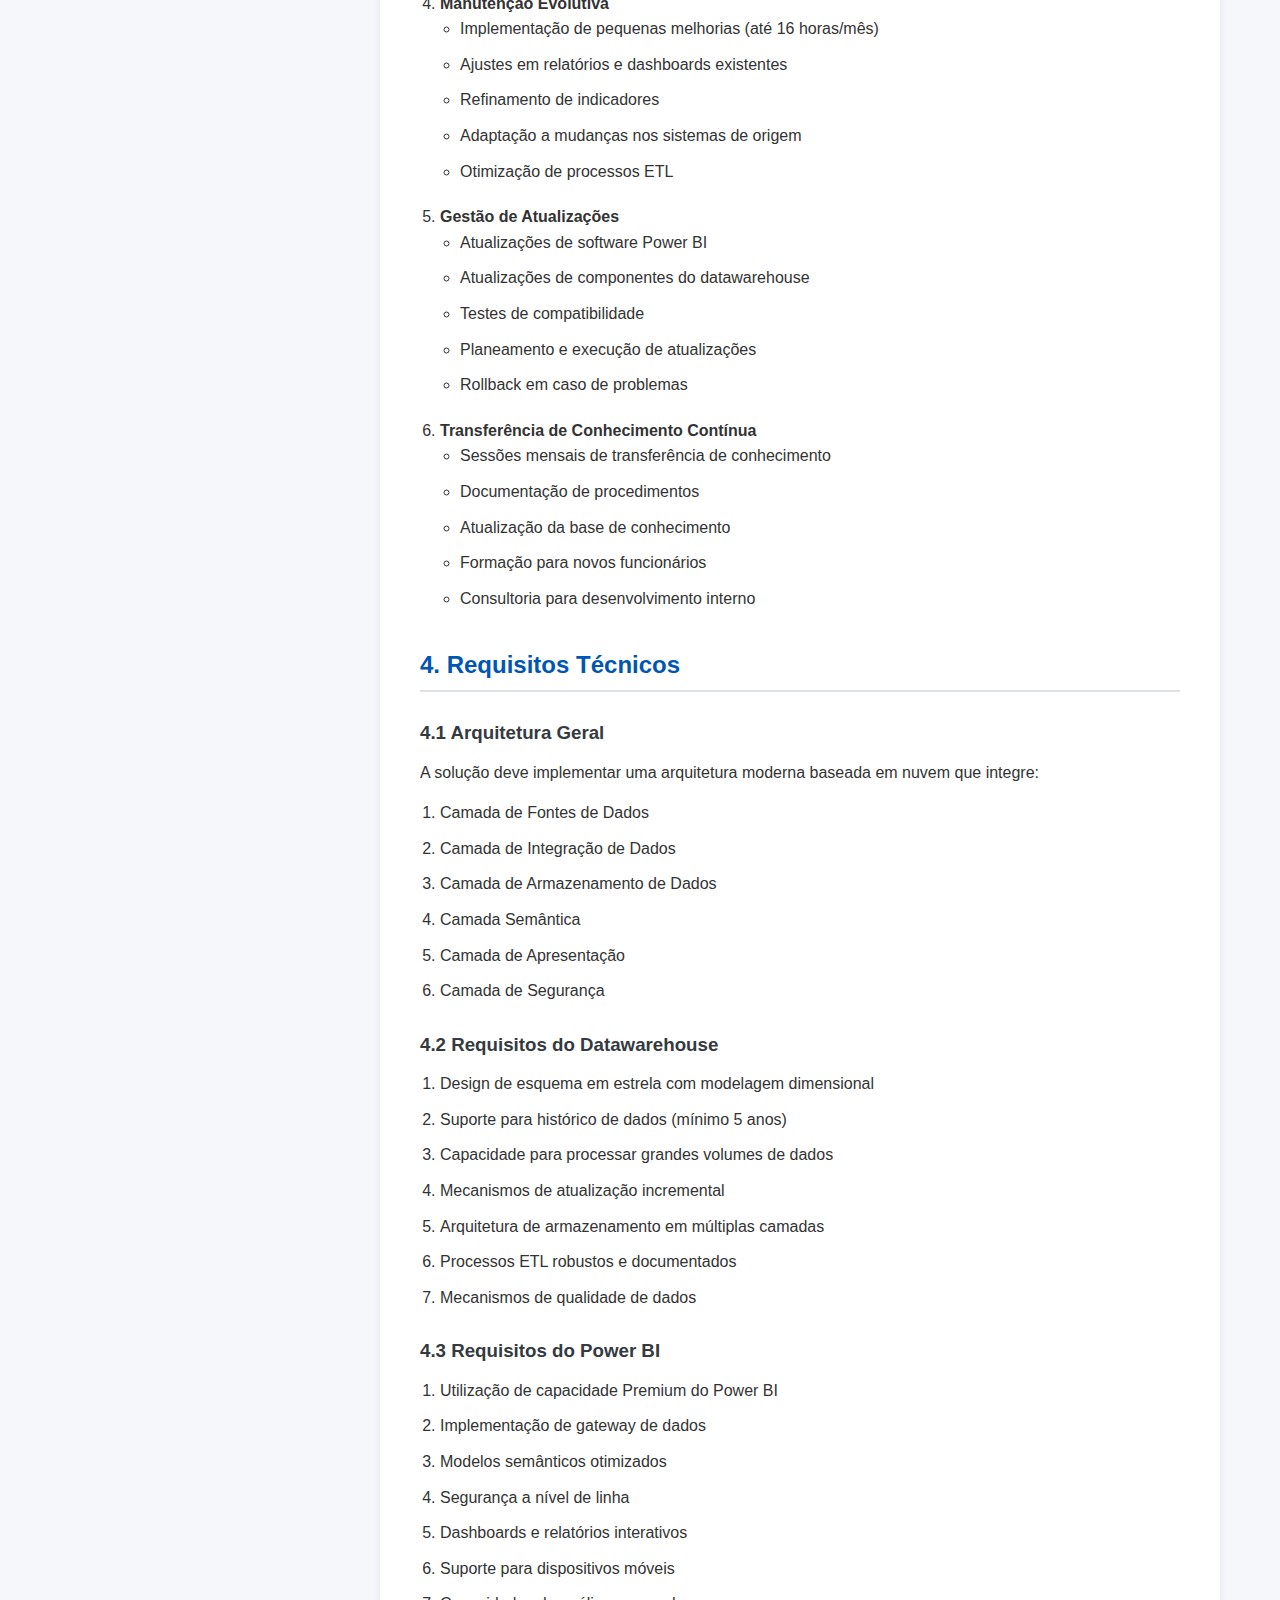
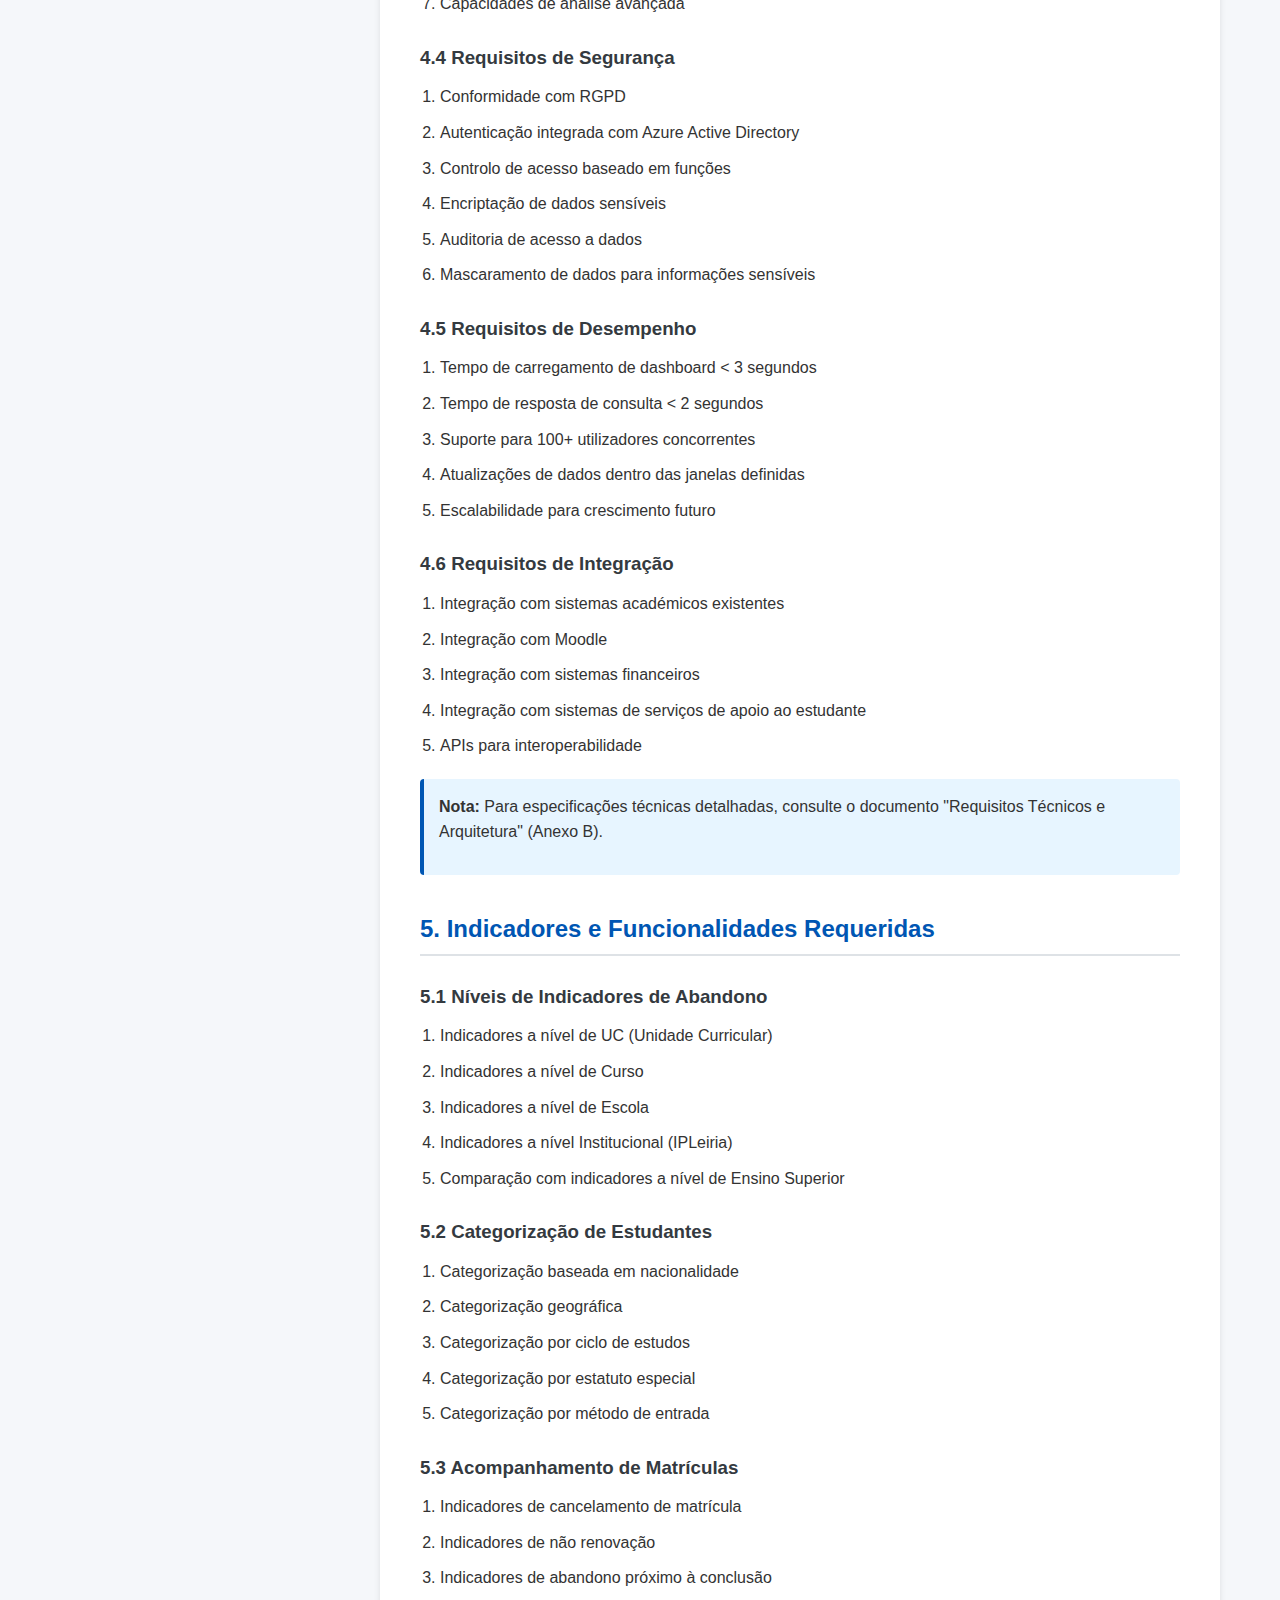
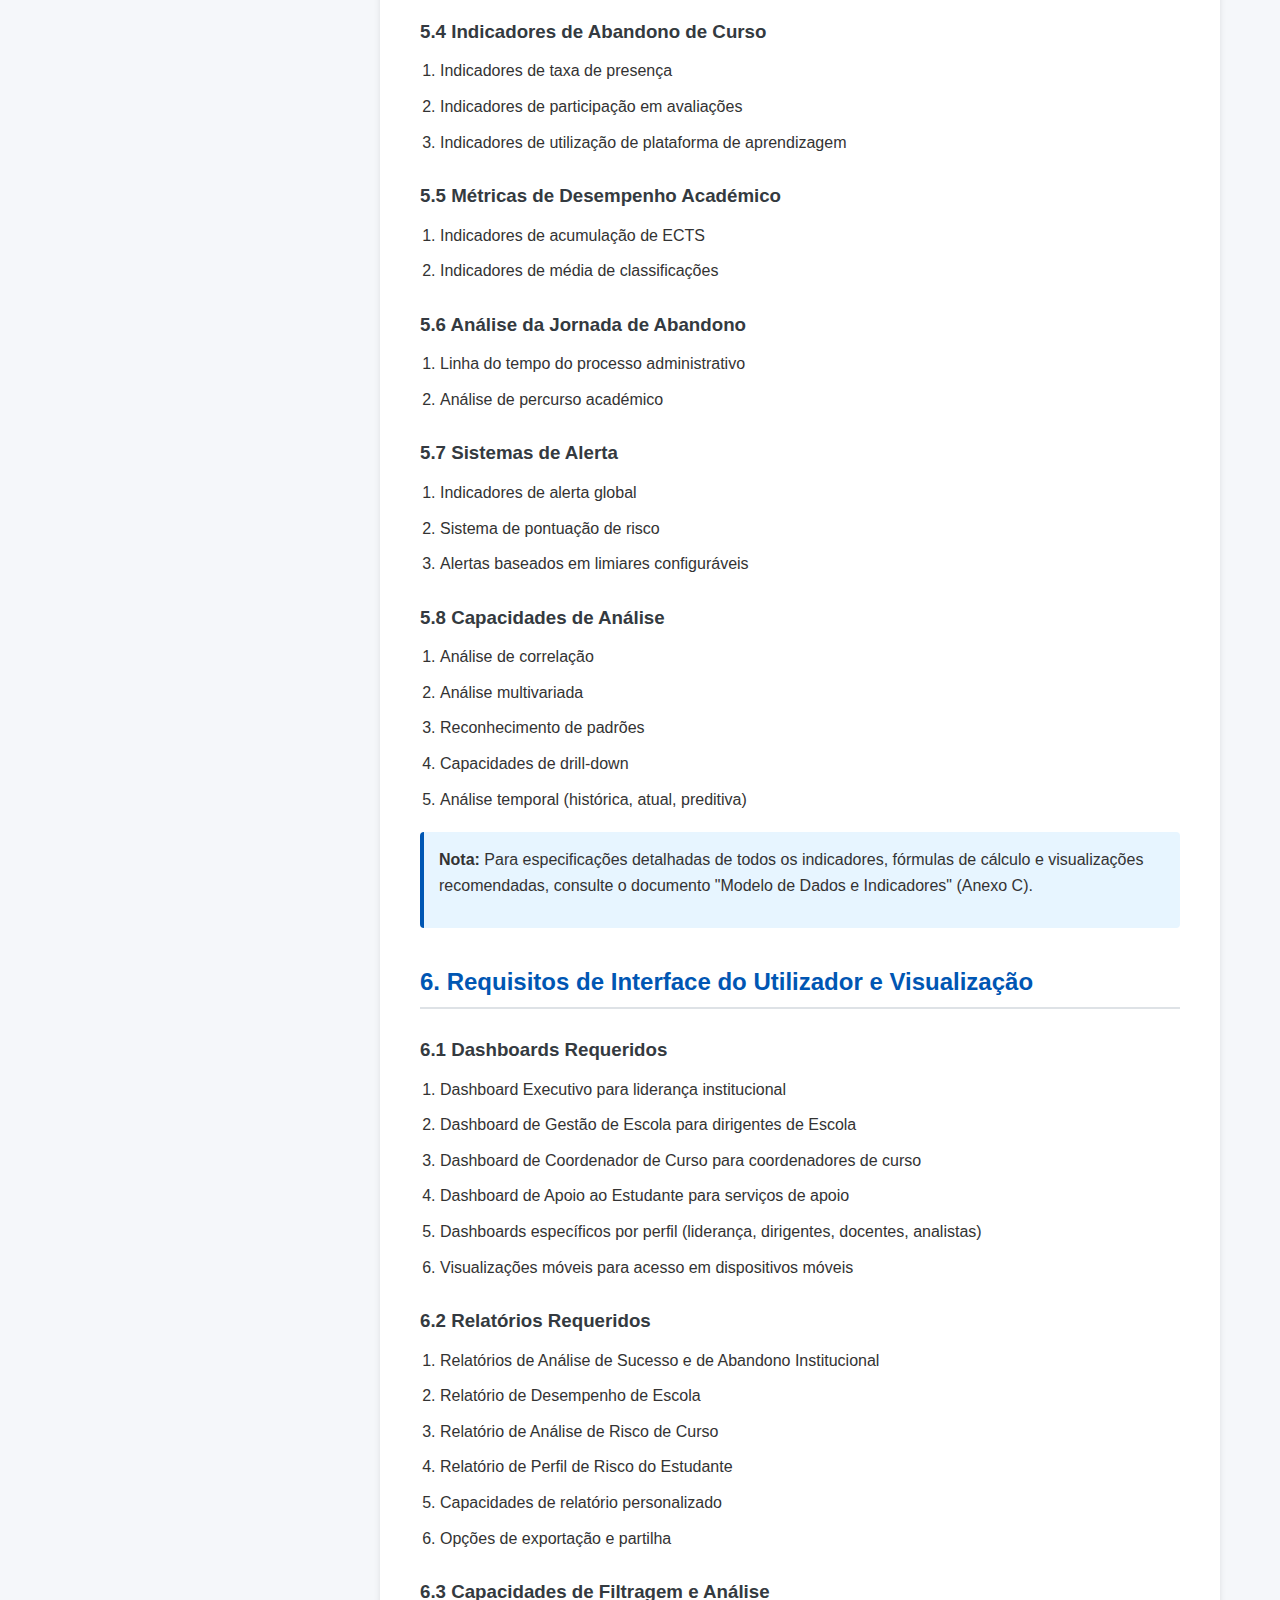
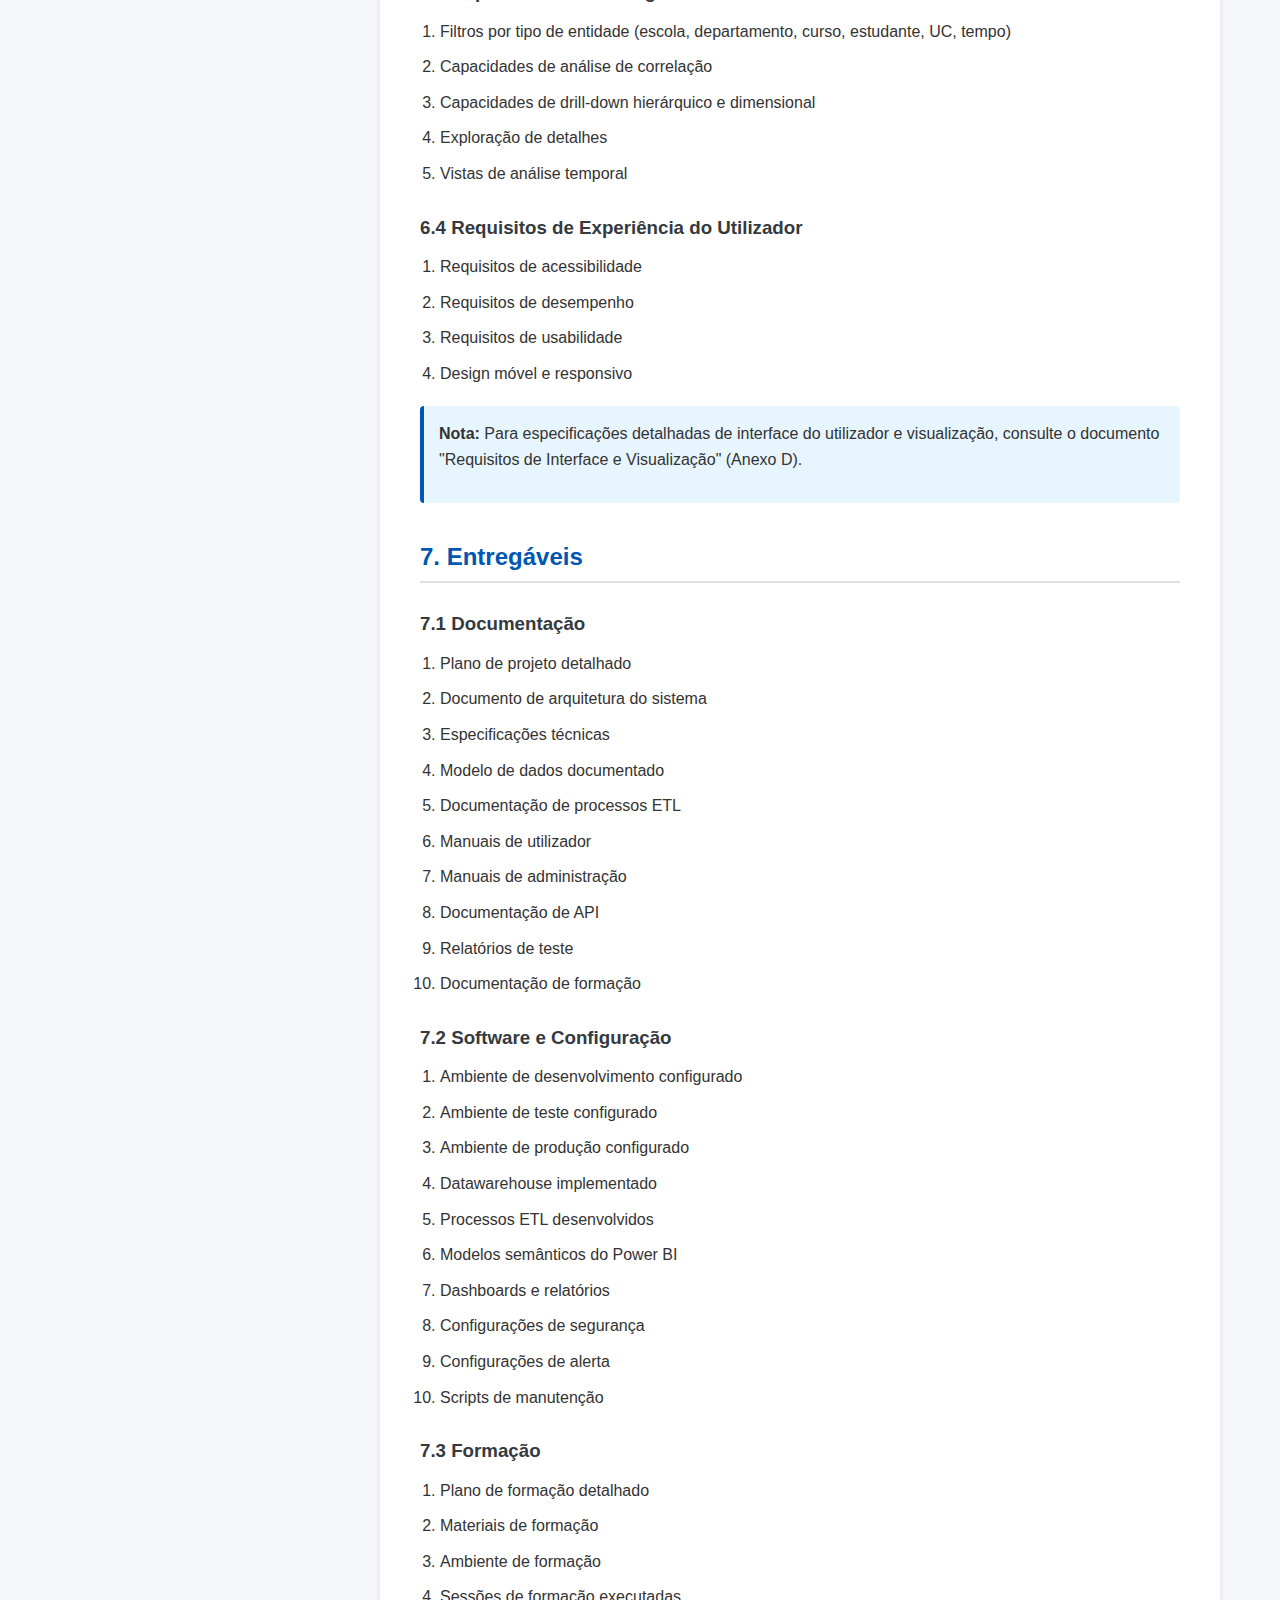
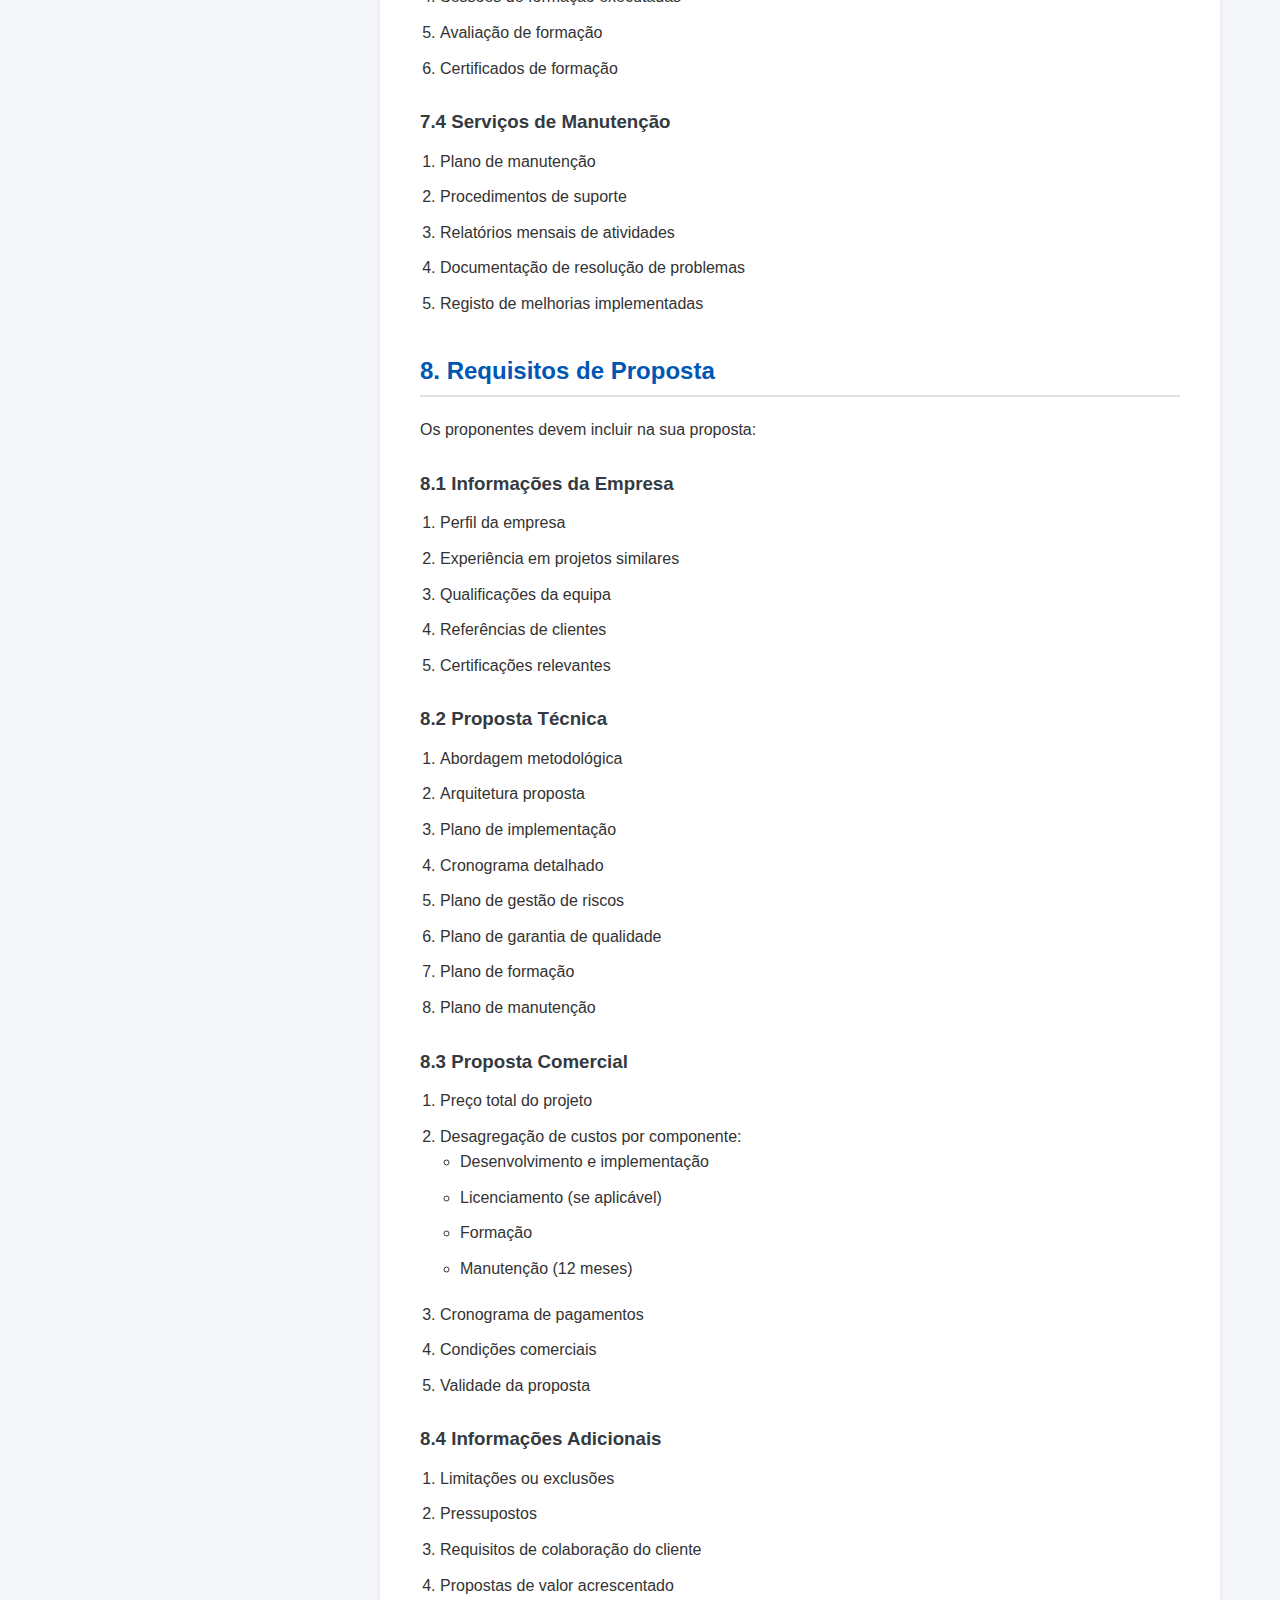
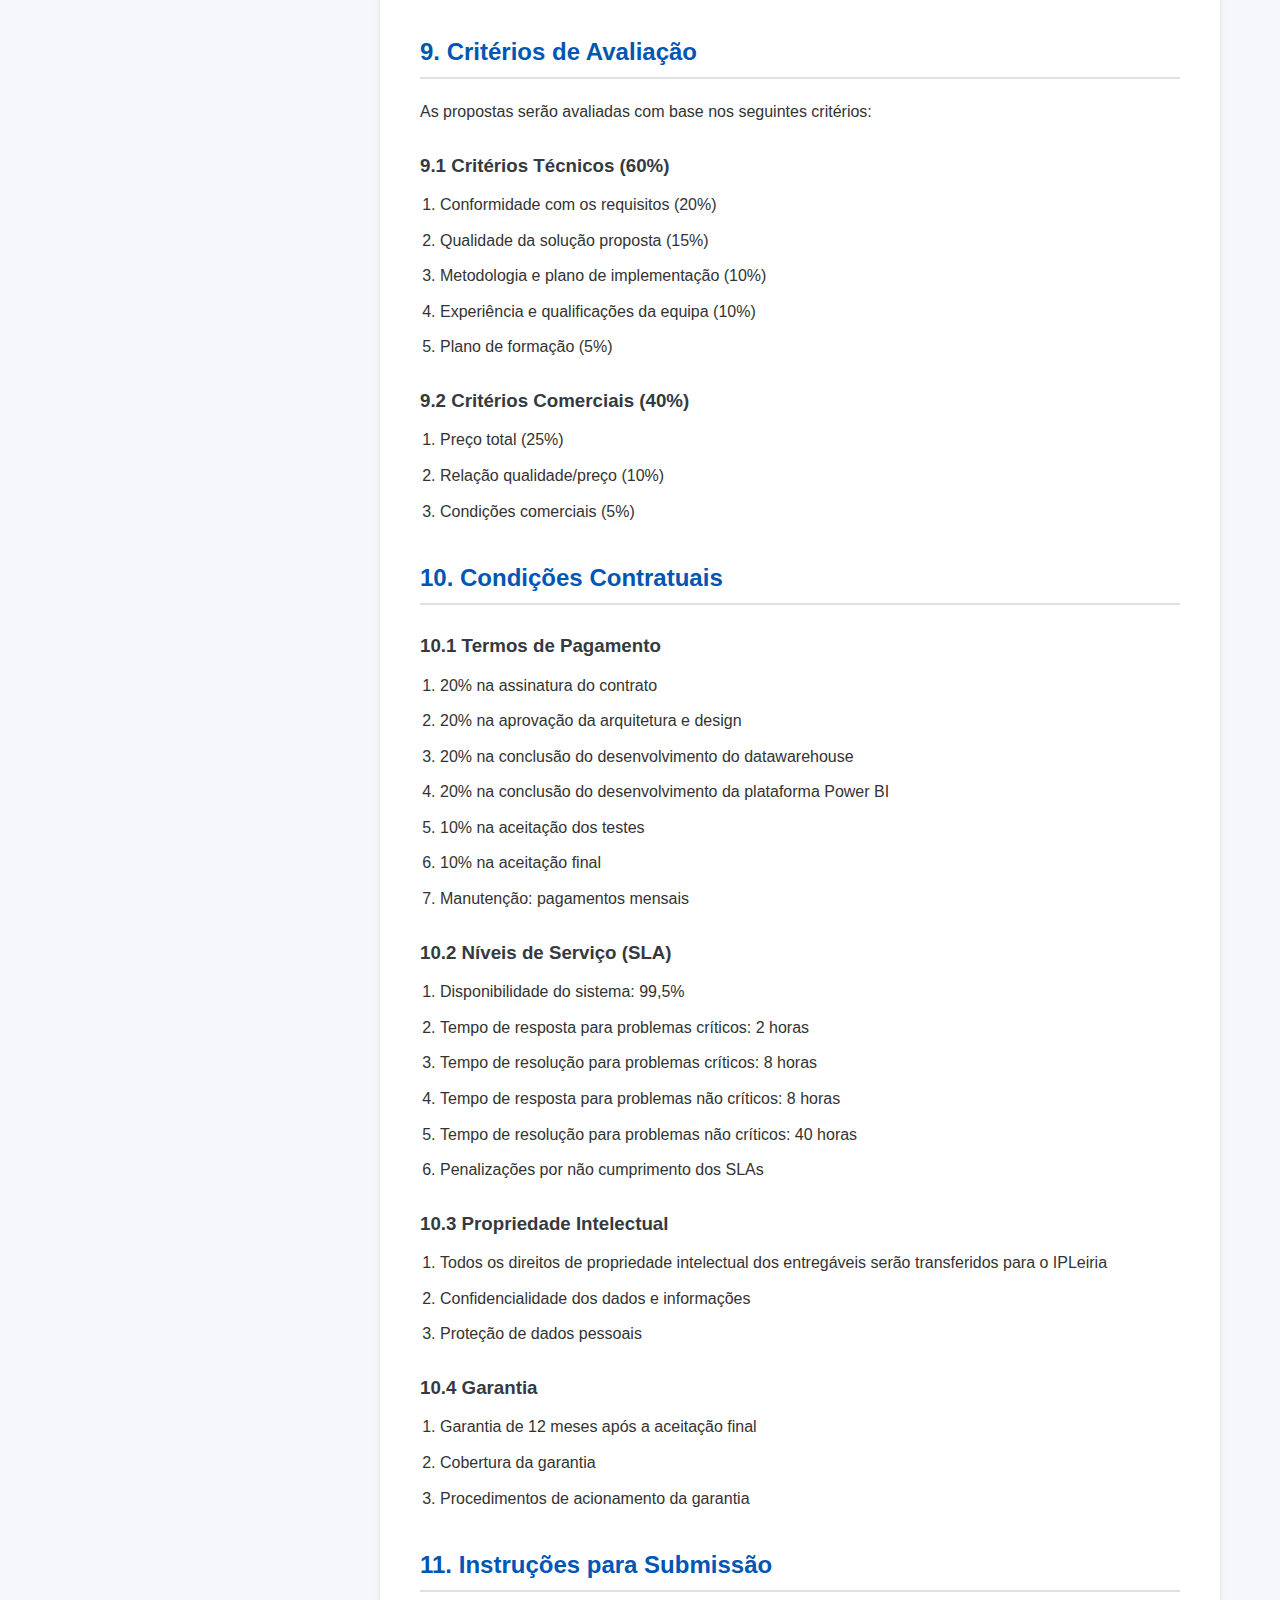
<file: rfq.html>
<!DOCTYPE html>
<html lang="pt">
<head>
    <meta charset="UTF-8">
    <meta name="viewport" content="width=device-width, initial-scale=1.0">
    <title>Caderno de encargos</title>
    <link rel="stylesheet" href="styles.css">
    <link rel="stylesheet" href="mobile-accessibility.css">
    <link rel="stylesheet" href="https://cdnjs.cloudflare.com/ajax/libs/font-awesome/6.0.0-beta3/css/all.min.css">
</head>
<body>
    <header>
        <div class="container">
            <div class="logo">
                <h1>IPLeiria</h1>
            </div>
            <nav>
                <ul>
                    <li><a href="index.html">Início</a></li>
                    <li><a href="rfq.html" class="active">Caderno de encargos</a></li>
                    <li><a href="especificacoes.html">Especificações</a></li>
                    <li><a href="contacto.html">Contacto</a></li>
                </ul>
            </nav>
        </div>
    </header>

    <div class="breadcrumbs">
        <div class="container">
            <ul>
                <li><a href="index.html">Início</a></li>
                <li class="active">Caderno de encargos</li>
            </ul>
        </div>
    </div>

    <section class="content-section .with-sidebar">
        <div class="container">
            <div class="sidebar">
                <div class="toc">
                    <h3>Índice</h3>
                    </div>
                <div class="actions">
                    <button onclick="printPage()" class="btn secondary"><i class="fas fa-print"></i> Imprimir</button>
                    <button onclick="copyPageUrl()" class="btn secondary"><i class="fas fa-link"></i> Copiar Link</button>
                    <a href="pedido_cotacao_rfq.md" download="pedido_cotacao_rfq.md" class="btn secondary"><i class="fas fa-download"></i> Download</a>
                </div>
            </div>
            <div class="page-content">
                <h1>Caderno de encargos</h1>
                <h2>Plataforma Digital de Business Intelligence para o Sucesso Académico</h2>

                <div class="toc-mobile">
                    <h3>Índice</h3>
                    </div>

                <h2 id="info-gerais">1. Informações Gerais</h2>

                <h3 id="entidade">1.1 Entidade Contratante</h3>
                <p>Instituto Politécnico de Leiria (IPLeiria)</p>

                <h3 id="objeto">1.2 Objeto da Contratação</h3>
                <p>Desenvolvimento, implementação e manutenção de uma plataforma digital focada no acompanhamento e análise de indicadores de sucesso académico e de abandono estudantil.</p>

                <h3 id="tipo-contrato">1.3 Tipo de Contrato</h3>
                <p>Prestação de serviços de desenvolvimento de software, implementação, formação e manutenção.</p>

                <h3 id="prazo">1.4 Prazo de Execução</h3>
                <ul>
                    <li>Desenvolvimento e implementação: 10 meses</li>
                    <li>Período de manutenção: 12 meses após aceitação final</li>
                    <li>Formação: Durante a implementação e nos primeiros 6 meses após a implantação</li>
                </ul>

                <h3 id="cronograma">1.5 Cronograma do Processo de Contratação</h3>
                <ul>
                    <li>Data de publicação do RFQ: [DATA]</li>
                    <li>Prazo para esclarecimentos: [DATA]</li>
                    <li>Prazo para submissão de propostas: [DATA]</li>
                    <li>Avaliação das propostas: [DATA]</li>
                    <li>Adjudicação prevista: [DATA]</li>
                    <li>Início previsto do projeto: [DATA]</li>
                </ul>

                <h2 id="contexto">2. Contexto e Objetivos</h2>

                <h3 id="contexto-inst">2.1 Contexto Institucional</h3>
                <p>O IPLeiria, como instituição de ensino superior, enfrenta desafios relacionados com o sucesso académico, com a retenção e conclusão dos estudantes. O abandono estudantil representa uma perda de potencial para o estudante e impacta a eficiência institucional, a reputação e a sustentabilidade financeira.</p>
                <p>Atualmente, os dados relacionados com a progressão, envolvimento e abandono dos estudantes estão distribuídos por vários sistemas e departamentos, dificultando uma visão holística da situação. Os processos manuais de recolha e análise de dados são demorados e podem não fornecer insights oportunos para intervenção.</p>

                <h3 id="objetivos">2.2 Objetivos do Projeto</h3>
                <ol>
                    <li>Criar um repositório centralizado de dados académicos focado em indicadores de sucesso académico, retenção e abandono estudantil</li>
                    <li>Desenvolver um conjunto abrangente de métricas e KPIs para identificar e monitorizar fatores de sucesso e de risco de abandono</li>
                    <li>Implementar dashboards e relatórios interativos que forneçam insights em vários níveis organizacionais</li>
                    <li>Permitir a tomada de decisões baseada em dados para melhorar a retenção e o sucesso dos estudantes</li>
                    <li>Fornecer sistemas de alerta precoce para identificar estudantes em risco</li>
                    <li>Facilitar a análise de correlação entre diferentes fatores que influenciam as taxas de sucesso e de abandono</li>
                    <li>Possibilitar análise histórica, em tempo real e preditiva de padrões de sucesso e de abandono</li>
                </ol>

                <h3 id="resultados">2.3 Resultados Esperados</h3>
                <ol>
                    <li>Melhoria nas taxas de sucesso e de retenção de estudantes</li>
                    <li>Tomada de decisão mais informada por dirigentes e docentes</li>
                    <li>Maior eficiência operacional através de dados centralizados e relatórios automatizados</li>
                    <li>Insights mais profundos sobre as causas do sucesso e do abandono estudantil</li>
                    <li>Gestão proativa da retenção de estudantes através de sistemas de alerta precoce</li>
                    <li>Melhor planeamento académico baseado em padrões de sucesso e de abandono</li>
                    <li>Melhoria global no desempenho institucional relacionado com o sucesso e as taxas de conclusão dos estudantes</li>
                </ol>

                <div class="note">
                    <p><strong>Nota:</strong> Para uma descrição mais detalhada do contexto, objetivos e resultados esperados, consulte o documento de especificações "Introdução e Visão Geral" (Anexo A).</p>
                </div>

                <h2 id="ambito">3. Âmbito dos Serviços</h2>
                <p>Os proponentes devem apresentar propostas para os seguintes serviços:</p>

                <h3 id="desenvolvimento">3.1 Desenvolvimento e Implementação</h3>
                <ol>
                    <li>
                        <strong>Análise e Design</strong>
                        <ul>
                            <li>Levantamento detalhado de requisitos</li>
                            <li>Mapeamento de fontes de dados</li>
                            <li>Design da arquitetura do datawarehouse</li>
                            <li>Design do modelo de dados</li>
                            <li>Especificação de dashboards e relatórios</li>
                            <li>Definição de indicadores e métricas</li>
                        </ul>
                    </li>
                    <li>
                        <strong>Desenvolvimento do Datawarehouse</strong>
                        <ul>
                            <li>Implementação do esquema de datawarehouse</li>
                            <li>Desenvolvimento de processos ETL</li>
                            <li>Integração com sistemas de origem</li>
                            <li>Implementação de mecanismos de qualidade de dados</li>
                            <li>Configuração de atualizações incrementais</li>
                            <li>Implementação de segurança de dados</li>
                        </ul>
                    </li>
                    <li>
                        <strong>Desenvolvimento da Plataforma Digital em Power BI</strong>
                        <ul>
                            <li>Criação de modelos semânticos</li>
                            <li>Desenvolvimento de dashboards executivos</li>
                            <li>Desenvolvimento de dashboards operacionais</li>
                            <li>Criação de relatórios analíticos</li>
                            <li>Implementação de capacidades de drill-down</li>
                            <li>Configuração de alertas e notificações</li>
                            <li>Implementação de segurança baseada em funções</li>
                        </ul>
                    </li>
                    <li>
                        <strong>Integração de Sistemas</strong>
                        <ul>
                            <li>Integração com sistemas académicos existentes</li>
                            <li>Integração com sistemas de gestão de aprendizagem (Moodle)</li>
                            <li>Integração com sistemas de serviços de apoio ao estudante</li>
                            <li>Implementação de APIs para interoperabilidade</li>
                            <li>Configuração de fluxos de dados automatizados</li>
                        </ul>
                    </li>
                    <li>
                        <strong>Testes e Garantia de Qualidade</strong>
                        <ul>
                            <li>Testes unitários e de integração</li>
                            <li>Testes de desempenho e escalabilidade</li>
                            <li>Testes de aceitação do utilizador</li>
                            <li>Validação de qualidade de dados</li>
                            <li>Testes de segurança</li>
                            <li>Testes de usabilidade</li>
                        </ul>
                    </li>
                    <li>
                        <strong>Implantação</strong>
                        <ul>
                            <li>Configuração de ambientes (desenvolvimento, teste, produção)</li>
                            <li>Migração de dados</li>
                            <li>Implantação faseada</li>
                            <li>Configuração de monitorização</li>
                            <li>Documentação técnica e de utilizador</li>
                            <li>Suporte à transição</li>
                        </ul>
                    </li>
                </ol>

                <div class="note">
                    <p><strong>Nota:</strong> Para detalhes completos sobre os requisitos de implementação, consulte o documento de especificações "Implementação e Implantação" (Anexo E).</p>
                </div>

                <h3 id="formacao">3.2 Formação Abrangente</h3>
                <ol>

                    <li>
                        <strong>Formação para Equipa Técnica</strong>
                        <ul>
                            <li>Arquitetura do datawarehouse</li>
                            <li>Processos ETL e fluxos de dados</li>
                            <li>Desenvolvimento de modelos de dados</li>
                            <li>Criação de medidas DAX avançadas</li>
                            <li>Desenvolvimento de novos indicadores</li>
                            <li>Gestão de segurança e permissões</li>
                            <li>Monitorização de desempenho</li>
                            <li>Gestão de atualizações</li>
                            <li>Resolução de problemas</li>
                            <li>Otimização de desempenho</li>
                            <li>Duração mínima: 80 horas</li>
                        </ul>
                    </li>
                    <li>
                        <strong>Formação para Analistas de Dados</strong>
                        <ul>
                            <li>Criação de relatórios e dashboards</li>
                            <li>Análise avançada de dados</li>
                            <li>Técnicas de visualização</li>
                            <li>Modelagem preditiva</li>
                            <li>Criação de indicadores personalizados</li>
                            <li>Duração mínima: 60 horas</li>
                        </ul>
                    </li>
                    <li>
                        <strong>Formação para Utilizadores Finais</strong>
                        <ul>
                            <li>Navegação na plataforma</li>
                            <li>Interpretação de dashboards</li>
                            <li>Utilização de filtros e interatividade</li>
                            <li>Exportação e partilha de relatórios</li>
                            <li>Configuração de alertas</li>
                            <li>Duração mínima: 16 horas por grupo (múltiplas sessões)</li>
                        </ul>
                    </li>
                    <li>
                        <strong>Workshops Especializados</strong>
                        <ul>
                            <li>Workshop de design de indicadores</li>
                            <li>Workshop de análise preditiva</li>
                            <li>Workshop de visualização avançada</li>
                            <li>Workshop de otimização de desempenho</li>
                            <li>Duração: 8 horas cada</li>
                        </ul>
                    </li>
                    <li>
                        <strong>Materiais e Recursos de Formação</strong>
                        <ul>
                            <li>Manuais de formação detalhados</li>
                            <li>Vídeos tutoriais</li>
                            <li>Ambiente de formação dedicado</li>
                            <li>Exercícios práticos</li>
                            <li>Base de conhecimento online</li>
                        </ul>
                    </li>
                </ol>

                <h3 id="manutencao">3.3 Serviços de Manutenção (12 meses)</h3>
                <ol>
                    <li>
                        <strong>Suporte Técnico</strong>
                        <ul>
                            <li>Suporte de nível 1, 2 e 3</li>
                            <li>Horário de suporte: dias úteis, 9h-18h</li>
                            <li>Tempo de resposta para problemas críticos: 2 horas</li>
                            <li>Tempo de resposta para problemas não críticos: 8 horas</li>
                            <li>Sistema de tickets para rastreamento de problemas</li>
                            <li>Relatórios mensais de atividades de suporte</li>
                        </ul>
                    </li>
                    <li>
                        <strong>Manutenção Corretiva</strong>
                        <ul>
                            <li>Correção de bugs e erros</li>
                            <li>Resolução de problemas de desempenho</li>
                            <li>Correção de problemas de segurança</li>
                            <li>Resolução de problemas de integração</li>
                            <li>Correção de problemas de qualidade de dados</li>
                        </ul>
                    </li>
                    <li>
                        <strong>Manutenção Preventiva</strong>
                        <ul>
                            <li>Monitorização proativa do sistema</li>
                            <li>Otimização regular de desempenho</li>
                            <li>Verificações de segurança</li>
                            <li>Auditorias de qualidade de dados</li>
                            <li>Análise de capacidade e planeamento</li>
                            <li>Manutenção de índices e partições</li>
                        </ul>
                    </li>
                    <li>
                        <strong>Manutenção Evolutiva</strong>
                        <ul>
                            <li>Implementação de pequenas melhorias (até 16 horas/mês)</li>
                            <li>Ajustes em relatórios e dashboards existentes</li>
                            <li>Refinamento de indicadores</li>
                            <li>Adaptação a mudanças nos sistemas de origem</li>
                            <li>Otimização de processos ETL</li>
                        </ul>
                    </li>
                    <li>
                        <strong>Gestão de Atualizações</strong>
                        <ul>
                            <li>Atualizações de software Power BI</li>
                            <li>Atualizações de componentes do datawarehouse</li>
                            <li>Testes de compatibilidade</li>
                            <li>Planeamento e execução de atualizações</li>
                            <li>Rollback em caso de problemas</li>
                        </ul>
                    </li>
                    <li>
                        <strong>Transferência de Conhecimento Contínua</strong>
                        <ul>
                            <li>Sessões mensais de transferência de conhecimento</li>
                            <li>Documentação de procedimentos</li>
                            <li>Atualização da base de conhecimento</li>
                            <li>Formação para novos funcionários</li>
                            <li>Consultoria para desenvolvimento interno</li>
                        </ul>
                    </li>
                </ol>

                <h2 id="requisitos-tecnicos">4. Requisitos Técnicos</h2>

                <h3 id="arquitetura">4.1 Arquitetura Geral</h3>
                <p>A solução deve implementar uma arquitetura moderna baseada em nuvem que integre:</p>
                <ol>
                    <li>Camada de Fontes de Dados</li>
                    <li>Camada de Integração de Dados</li>
                    <li>Camada de Armazenamento de Dados</li>
                    <li>Camada Semântica</li>
                    <li>Camada de Apresentação</li>
                    <li>Camada de Segurança</li>
                </ol>

                <h3 id="datawarehouse-reqs">4.2 Requisitos do Datawarehouse</h3>
                <ol>
                    <li>Design de esquema em estrela com modelagem dimensional</li>
                    <li>Suporte para histórico de dados (mínimo 5 anos)</li>
                    <li>Capacidade para processar grandes volumes de dados</li>
                    <li>Mecanismos de atualização incremental</li>
                    <li>Arquitetura de armazenamento em múltiplas camadas</li>
                    <li>Processos ETL robustos e documentados</li>
                    <li>Mecanismos de qualidade de dados</li>
                </ol>

                <h3 id="powerbi-reqs">4.3 Requisitos do Power BI</h3>
                <ol>
                    <li>Utilização de capacidade Premium do Power BI</li>
                    <li>Implementação de gateway de dados</li>
                    <li>Modelos semânticos otimizados</li>
                    <li>Segurança a nível de linha</li>
                    <li>Dashboards e relatórios interativos</li>
                    <li>Suporte para dispositivos móveis</li>
                    <li>Capacidades de análise avançada</li>
                </ol>

                <h3 id="seguranca-reqs">4.4 Requisitos de Segurança</h3>
                <ol>
                    <li>Conformidade com RGPD</li>
                    <li>Autenticação integrada com Azure Active Directory</li>
                    <li>Controlo de acesso baseado em funções</li>
                    <li>Encriptação de dados sensíveis</li>
                    <li>Auditoria de acesso a dados</li>
                    <li>Mascaramento de dados para informações sensíveis</li>
                </ol>

                <h3 id="desempenho-reqs">4.5 Requisitos de Desempenho</h3>
                <ol>
                    <li>Tempo de carregamento de dashboard &lt; 3 segundos</li>
                    <li>Tempo de resposta de consulta &lt; 2 segundos</li>
                    <li>Suporte para 100+ utilizadores concorrentes</li>
                    <li>Atualizações de dados dentro das janelas definidas</li>
                    <li>Escalabilidade para crescimento futuro</li>
                </ol>

                <h3 id="integracao-reqs">4.6 Requisitos de Integração</h3>
                <ol>
                    <li>Integração com sistemas académicos existentes</li>
                    <li>Integração com Moodle</li>
                    <li>Integração com sistemas financeiros</li>
                    <li>Integração com sistemas de serviços de apoio ao estudante</li>
                    <li>APIs para interoperabilidade</li>
                </ol>

                <div class="note">
                    <p><strong>Nota:</strong> Para especificações técnicas detalhadas, consulte o documento "Requisitos Técnicos e Arquitetura" (Anexo B).</p>
                </div>

                <h2 id="indicadores">5. Indicadores e Funcionalidades Requeridas</h2>

                <h3 id="niveis-indicadores">5.1 Níveis de Indicadores de Abandono</h3>
                <ol>
                    <li>Indicadores a nível de UC (Unidade Curricular)</li>
                    <li>Indicadores a nível de Curso</li>
                    <li>Indicadores a nível de Escola</li>
                    <li>Indicadores a nível Institucional (IPLeiria)</li>
                    <li>Comparação com indicadores a nível de Ensino Superior</li>
                </ol>

                <h3 id="categorizacao-estudantes">5.2 Categorização de Estudantes</h3>
                <ol>
                    <li>Categorização baseada em nacionalidade</li>
                    <li>Categorização geográfica</li>
                    <li>Categorização por ciclo de estudos</li>
                    <li>Categorização por estatuto especial</li>
                    <li>Categorização por método de entrada</li>
                </ol>

                <h3 id="acompanhamento-matriculas">5.3 Acompanhamento de Matrículas</h3>
                <ol>
                    <li>Indicadores de cancelamento de matrícula</li>
                    <li>Indicadores de não renovação</li>
                    <li>Indicadores de abandono próximo à conclusão</li>
                </ol>

                <h3 id="abandono-curso">5.4 Indicadores de Abandono de Curso</h3>
                <ol>
                    <li>Indicadores de taxa de presença</li>
                    <li>Indicadores de participação em avaliações</li>
                    <li>Indicadores de utilização de plataforma de aprendizagem</li>
                </ol>

                <h3 id="metricas-desempenho">5.5 Métricas de Desempenho Académico</h3>
                <ol>
                    <li>Indicadores de acumulação de ECTS</li>
                    <li>Indicadores de média de classificações</li>
                </ol>

                <h3 id="analise-jornada">5.6 Análise da Jornada de Abandono</h3>
                <ol>
                    <li>Linha do tempo do processo administrativo</li>
                    <li>Análise de percurso académico</li>
                </ol>

                <h3 id="sistemas-alerta">5.7 Sistemas de Alerta</h3>
                <ol>
                    <li>Indicadores de alerta global</li>
                    <li>Sistema de pontuação de risco</li>
                    <li>Alertas baseados em limiares configuráveis</li>
                </ol>

                <h3 id="capacidades-analise">5.8 Capacidades de Análise</h3>
                <ol>
                    <li>Análise de correlação</li>
                    <li>Análise multivariada</li>
                    <li>Reconhecimento de padrões</li>
                    <li>Capacidades de drill-down</li>
                    <li>Análise temporal (histórica, atual, preditiva)</li>
                </ol>

                <div class="note">
                    <p><strong>Nota:</strong> Para especificações detalhadas de todos os indicadores, fórmulas de cálculo e visualizações recomendadas, consulte o documento "Modelo de Dados e Indicadores" (Anexo C).</p>
                </div>

                <h2 id="requisitos-interface">6. Requisitos de Interface do Utilizador e Visualização</h2>

                <h3 id="dashboards-requeridos">6.1 Dashboards Requeridos</h3>
                <ol>
                    <li>Dashboard Executivo para liderança institucional</li>
                    <li>Dashboard de Gestão de Escola para dirigentes de Escola</li>
                    <li>Dashboard de Coordenador de Curso para coordenadores de curso</li>
                    <li>Dashboard de Apoio ao Estudante para serviços de apoio</li>
                    <li>Dashboards específicos por perfil (liderança, dirigentes, docentes, analistas)</li>
                    <li>Visualizações móveis para acesso em dispositivos móveis</li>
                </ol>

                <h3 id="relatorios-requeridos">6.2 Relatórios Requeridos</h3>
                <ol>
                    <li>Relatórios de Análise de Sucesso e de Abandono Institucional</li>
                    <li>Relatório de Desempenho de Escola</li>
                    <li>Relatório de Análise de Risco de Curso</li>
                    <li>Relatório de Perfil de Risco do Estudante</li>
                    <li>Capacidades de relatório personalizado</li>
                    <li>Opções de exportação e partilha</li>
                </ol>

                <h3 id="capacidades-filtragem">6.3 Capacidades de Filtragem e Análise</h3>
                <ol>
                    <li>Filtros por tipo de entidade (escola, departamento, curso, estudante, UC, tempo)</li>
                    <li>Capacidades de análise de correlação</li>
                    <li>Capacidades de drill-down hierárquico e dimensional</li>
                    <li>Exploração de detalhes</li>
                    <li>Vistas de análise temporal</li>
                </ol>

                <h3 id="requisitos-ux">6.4 Requisitos de Experiência do Utilizador</h3>
                <ol>
                    <li>Requisitos de acessibilidade</li>
                    <li>Requisitos de desempenho</li>
                    <li>Requisitos de usabilidade</li>
                    <li>Design móvel e responsivo</li>
                </ol>

                <div class="note">
                    <p><strong>Nota:</strong> Para especificações detalhadas de interface do utilizador e visualização, consulte o documento "Requisitos de Interface e Visualização" (Anexo D).</p>
                </div>

                <h2 id="entregaveis">7. Entregáveis</h2>

                <h3 id="documentacao">7.1 Documentação</h3>
                <ol>
                    <li>Plano de projeto detalhado</li>
                    <li>Documento de arquitetura do sistema</li>
                    <li>Especificações técnicas</li>
                    <li>Modelo de dados documentado</li>
                    <li>Documentação de processos ETL</li>
                    <li>Manuais de utilizador</li>
                    <li>Manuais de administração</li>
                    <li>Documentação de API</li>
                    <li>Relatórios de teste</li>
                    <li>Documentação de formação</li>
                </ol>

                <h3 id="software-config">7.2 Software e Configuração</h3>
                <ol>
                    <li>Ambiente de desenvolvimento configurado</li>
                    <li>Ambiente de teste configurado</li>
                    <li>Ambiente de produção configurado</li>
                    <li>Datawarehouse implementado</li>
                    <li>Processos ETL desenvolvidos</li>
                    <li>Modelos semânticos do Power BI</li>
                    <li>Dashboards e relatórios</li>
                    <li>Configurações de segurança</li>
                    <li>Configurações de alerta</li>
                    <li>Scripts de manutenção</li>
                </ol>

                <h3 id="formacao-entregavel">7.3 Formação</h3>
                <ol>
                    <li>Plano de formação detalhado</li>
                    <li>Materiais de formação</li>
                    <li>Ambiente de formação</li>
                    <li>Sessões de formação executadas</li>
                    <li>Avaliação de formação</li>
                    <li>Certificados de formação</li>
                </ol>

                <h3 id="manutencao-entregavel">7.4 Serviços de Manutenção</h3>
                <ol>
                    <li>Plano de manutenção</li>
                    <li>Procedimentos de suporte</li>
                    <li>Relatórios mensais de atividades</li>
                    <li>Documentação de resolução de problemas</li>
                    <li>Registo de melhorias implementadas</li>
                </ol>

                <h2 id="requisitos-proposta">8. Requisitos de Proposta</h2>

                <p>Os proponentes devem incluir na sua proposta:</p>

                <h3 id="info-empresa">8.1 Informações da Empresa</h3>
                <ol>
                    <li>Perfil da empresa</li>
                    <li>Experiência em projetos similares</li>
                    <li>Qualificações da equipa</li>
                    <li>Referências de clientes</li>
                    <li>Certificações relevantes</li>
                </ol>

                <h3 id="proposta-tecnica">8.2 Proposta Técnica</h3>
                <ol>
                    <li>Abordagem metodológica</li>
                    <li>Arquitetura proposta</li>
                    <li>Plano de implementação</li>
                    <li>Cronograma detalhado</li>
                    <li>Plano de gestão de riscos</li>
                    <li>Plano de garantia de qualidade</li>
                    <li>Plano de formação</li>
                    <li>Plano de manutenção</li>
                </ol>

                <h3 id="proposta-comercial">8.3 Proposta Comercial</h3>
                <ol>
                    <li>Preço total do projeto</li>
                    <li>Desagregação de custos por componente:
                        <ul>
                            <li>Desenvolvimento e implementação</li>
                            <li>Licenciamento (se aplicável)</li>
                            <li>Formação</li>
                            <li>Manutenção (12 meses)</li>
                        </ul>
                    </li>
                    <li>Cronograma de pagamentos</li>
                    <li>Condições comerciais</li>
                    <li>Validade da proposta</li>
                </ol>

                <h3 id="info-adicional">8.4 Informações Adicionais</h3>
                <ol>
                    <li>Limitações ou exclusões</li>
                    <li>Pressupostos</li>
                    <li>Requisitos de colaboração do cliente</li>
                    <li>Propostas de valor acrescentado</li>
                </ol>

                <h2 id="criterios-avaliacao">9. Critérios de Avaliação</h2>

                <p>As propostas serão avaliadas com base nos seguintes critérios:</p>

                <h3 id="criterios-tecnicos">9.1 Critérios Técnicos (60%)</h3>
                <ol>
                    <li>Conformidade com os requisitos (20%)</li>
                    <li>Qualidade da solução proposta (15%)</li>
                    <li>Metodologia e plano de implementação (10%)</li>
                    <li>Experiência e qualificações da equipa (10%)</li>
                    <li>Plano de formação (5%)</li>
                </ol>

                <h3 id="criterios-comerciais">9.2 Critérios Comerciais (40%)</h3>
                <ol>
                    <li>Preço total (25%)</li>
                    <li>Relação qualidade/preço (10%)</li>
                    <li>Condições comerciais (5%)</li>
                </ol>

                <h2 id="condicoes-contratuais">10. Condições Contratuais</h2>

                <h3 id="termos-pagamento">10.1 Termos de Pagamento</h3>
                <ol>
                    <li>20% na assinatura do contrato</li>
                    <li>20% na aprovação da arquitetura e design</li>
                    <li>20% na conclusão do desenvolvimento do datawarehouse</li>
                    <li>20% na conclusão do desenvolvimento da plataforma Power BI</li>
                    <li>10% na aceitação dos testes</li>
                    <li>10% na aceitação final</li>
                    <li>Manutenção: pagamentos mensais</li>
                </ol>

                <h3 id="niveis-servico">10.2 Níveis de Serviço (SLA)</h3>
                <ol>
                    <li>Disponibilidade do sistema: 99,5%</li>
                    <li>Tempo de resposta para problemas críticos: 2 horas</li>
                    <li>Tempo de resolução para problemas críticos: 8 horas</li>
                    <li>Tempo de resposta para problemas não críticos: 8 horas</li>
                    <li>Tempo de resolução para problemas não críticos: 40 horas</li>
                    <li>Penalizações por não cumprimento dos SLAs</li>
                </ol>

                <h3 id="propriedade-intelectual">10.3 Propriedade Intelectual</h3>
                <ol>
                    <li>Todos os direitos de propriedade intelectual dos entregáveis serão transferidos para o IPLeiria</li>
                    <li>Confidencialidade dos dados e informações</li>
                    <li>Proteção de dados pessoais</li>
                </ol>

                <h3 id="garantia">10.4 Garantia</h3>
                <ol>
                    <li>Garantia de 12 meses após a aceitação final</li>
                    <li>Cobertura da garantia</li>
                    <li>Procedimentos de acionamento da garantia</li>
                </ol>

                <h2 id="instrucoes-submissao">11. Instruções para Submissão</h2>

                <h3 id="formato-submissao">11.1 Formato de Submissão</h3>
                <ol>
                    <li>Formato eletrónico (PDF)</li>
                    <li>Estrutura conforme solicitado</li>
                    <li>Idioma: Português</li>
                </ol>

                <h3 id="prazo-local-submissao">11.2 Prazo e Local de Submissão</h3>
                <ol>
                    <li>Data limite: [DATA]</li>
                    <li>Endereço de email: [EMAIL]</li>
                    <li>Assunto: "Proposta - Plataforma Digital de Business Intelligence para o Sucesso Académico"</li>
                </ol>

                <h3 id="esclarecimentos">11.3 Esclarecimentos</h3>
                <ol>
                    <li>Período para pedidos de esclarecimento: [DATA INÍCIO] a [DATA FIM]</li>
                    <li>Email para esclarecimentos: [EMAIL]</li>
                    <li>Respostas a esclarecimentos serão partilhadas com todos os proponentes</li>
                </ol>

                <h2 id="contactos">12. Contactos</h2>

                <h3 id="contacto-tecnico">12.1 Contacto Técnico</h3>
                <p>
                    [NOME]<br>
                    [CARGO]<br>
                    [EMAIL]<br>
                    [TELEFONE]
                </p>

                <h3 id="contacto-administrativo">12.2 Contacto Administrativo</h3>
                <p>
                    [NOME]<br>
                    [CARGO]<br>
                    [EMAIL]<br>
                    [TELEFONE]
                </p>

                <h2 id="anexos">Anexos</h2>
                <ul>
                    <li><a href="especificacoes/introducao.html">Anexo A: Introdução e Visão Geral</a></li>
                    <li><a href="especificacoes/requisitos.html">Anexo B: Requisitos Técnicos e Arquitetura</a></li>
                    <li><a href="especificacoes/modelo.html">Anexo C: Modelo de Dados e Indicadores</a></li>
                    <li><a href="especificacoes/interface.html">Anexo D: Requisitos de Interface e Visualização</a></li>
                    <li><a href="especificacoes/implementacao.html">Anexo E: Implementação e Implantação</a></li>
                </ul>
            </div>
        </div>
    </section>

    <footer>
        <div class="container">
            <div class="footer-content">
                <div class="footer-logo">
                    <h2>IPLeiria</h2>
                    <p>Instituto Politécnico de Leiria</p>
                </div>
                <div class="footer-links">
                    <h3>Links Rápidos</h3>
                    <ul>
                        <li><a href="index.html">Início</a></li>
                        <li><a href="rfq.html">Caderno de encargos</a></li>
                        <li><a href="especificacoes.html">Especificações</a></li>
                        <li><a href="contacto.html">Contacto</a></li>
                    </ul>
                </div>
                <div class="footer-contact">
                    <h3>Contacto</h3>
                    <p><i class="fas fa-envelope"></i> email@ipleiria.pt</p>
                    <p><i class="fas fa-phone"></i> +351 244 XXX XXX</p>
                    <p><i class="fas fa-map-marker-alt"></i> Leiria, Portugal</p>
                </div>
            </div>
            <div class="footer-bottom">
                <p>&copy; 2025 Instituto Politécnico de Leiria. Todos os direitos reservados.</p>
            </div>
        </div>
    </footer>

    <script src="script.js"></script>
</body>
</html>
</file>
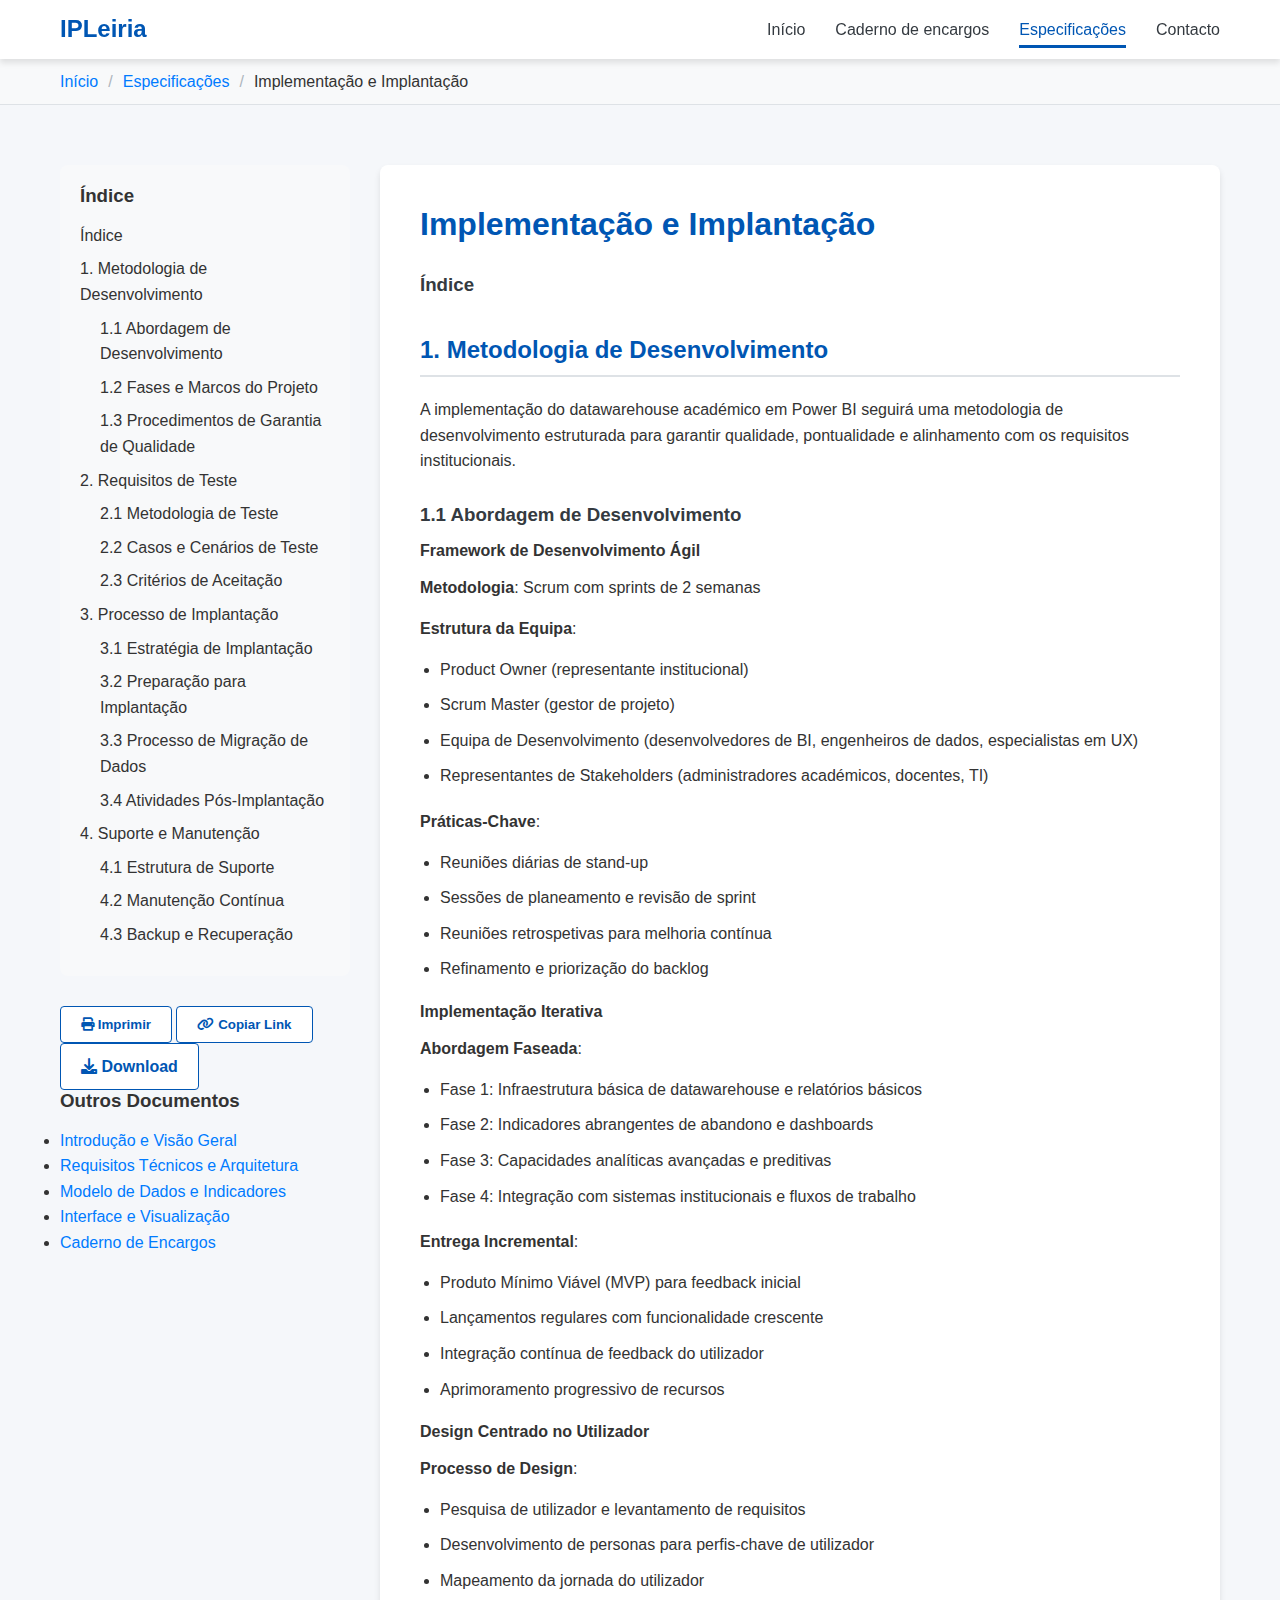
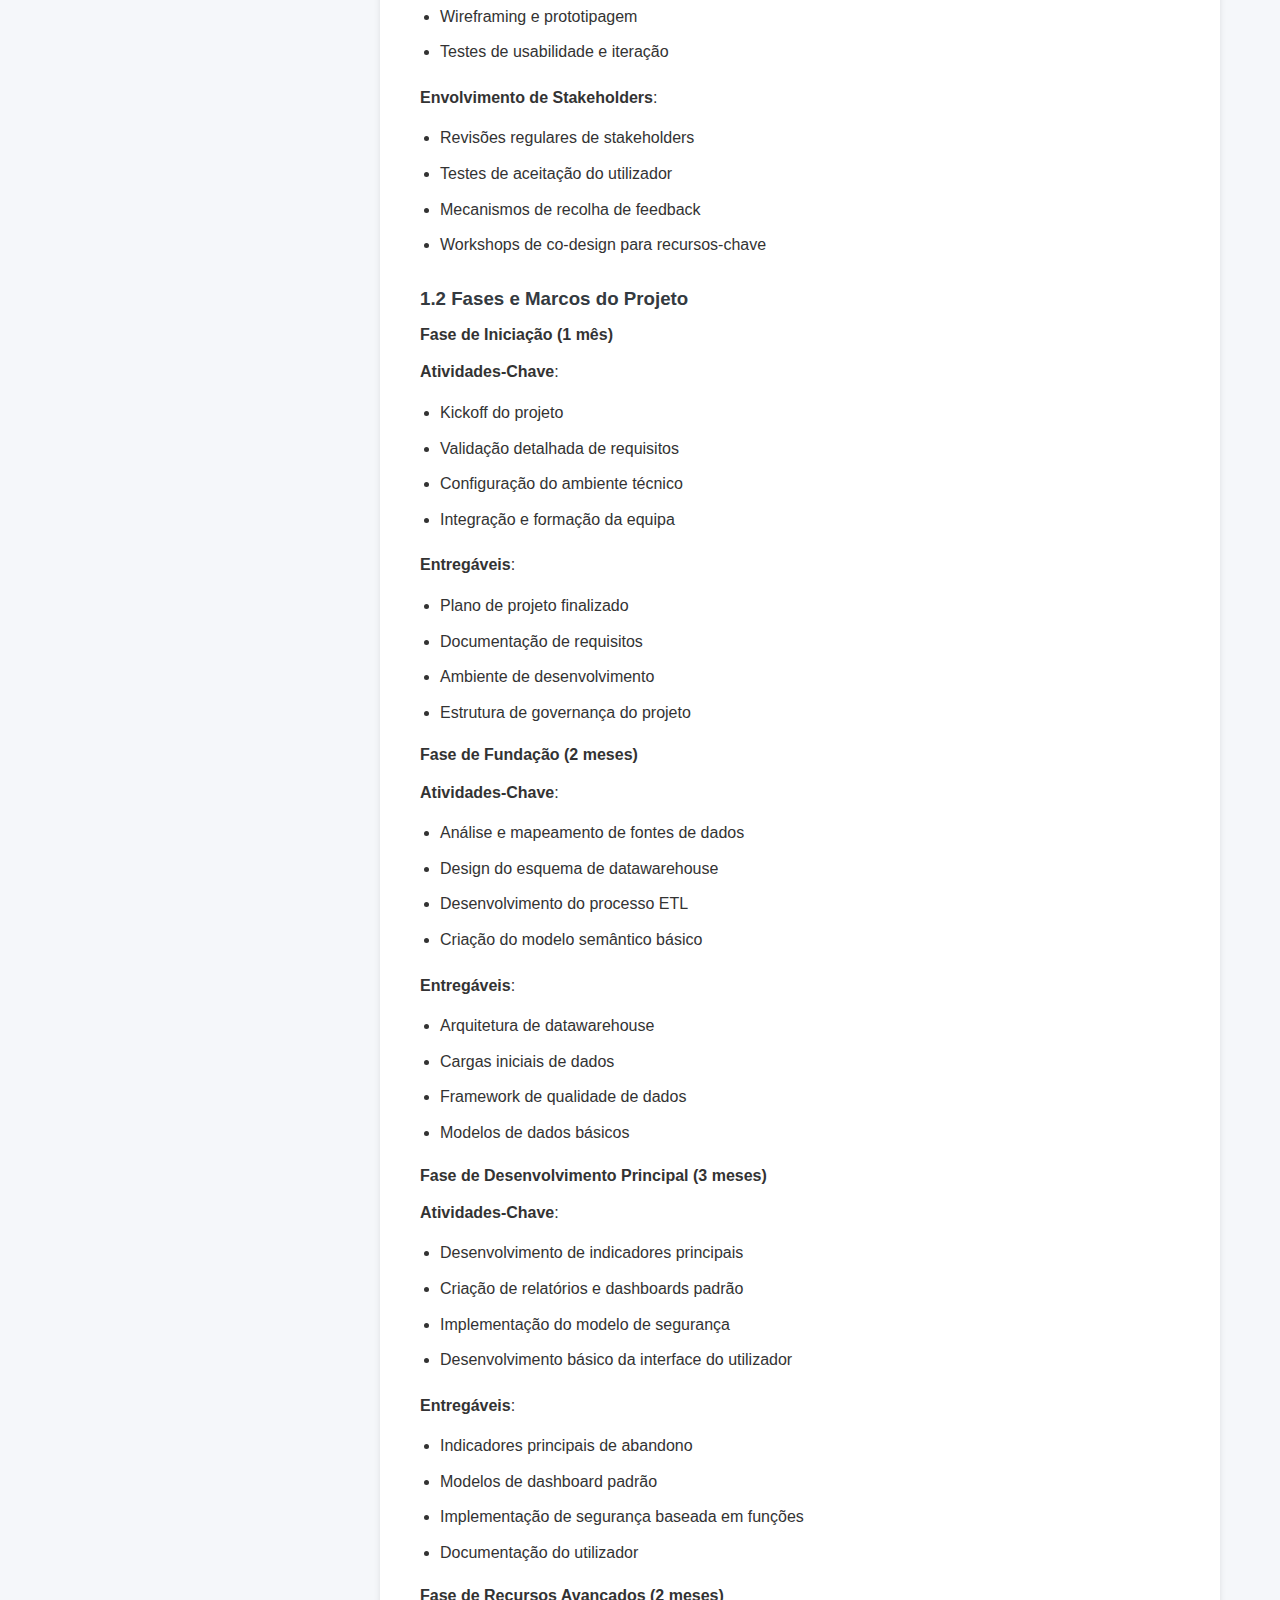
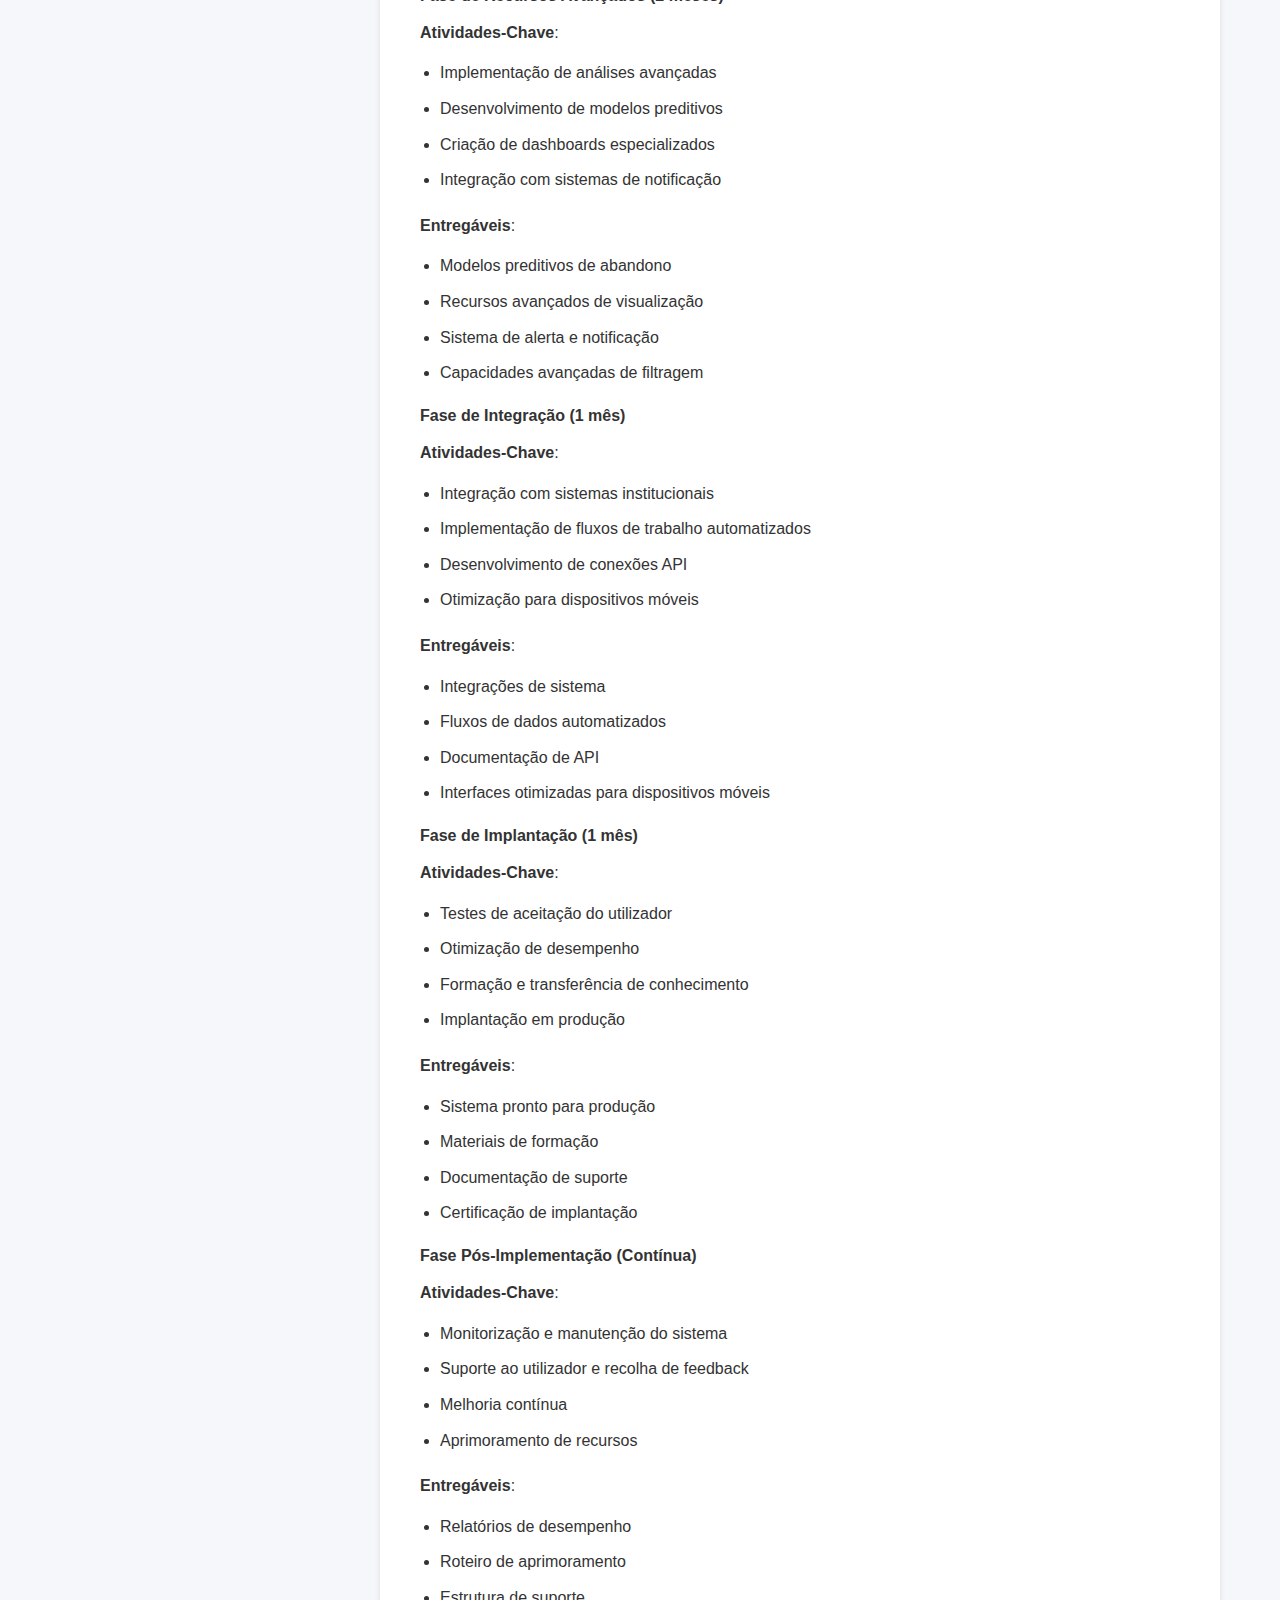
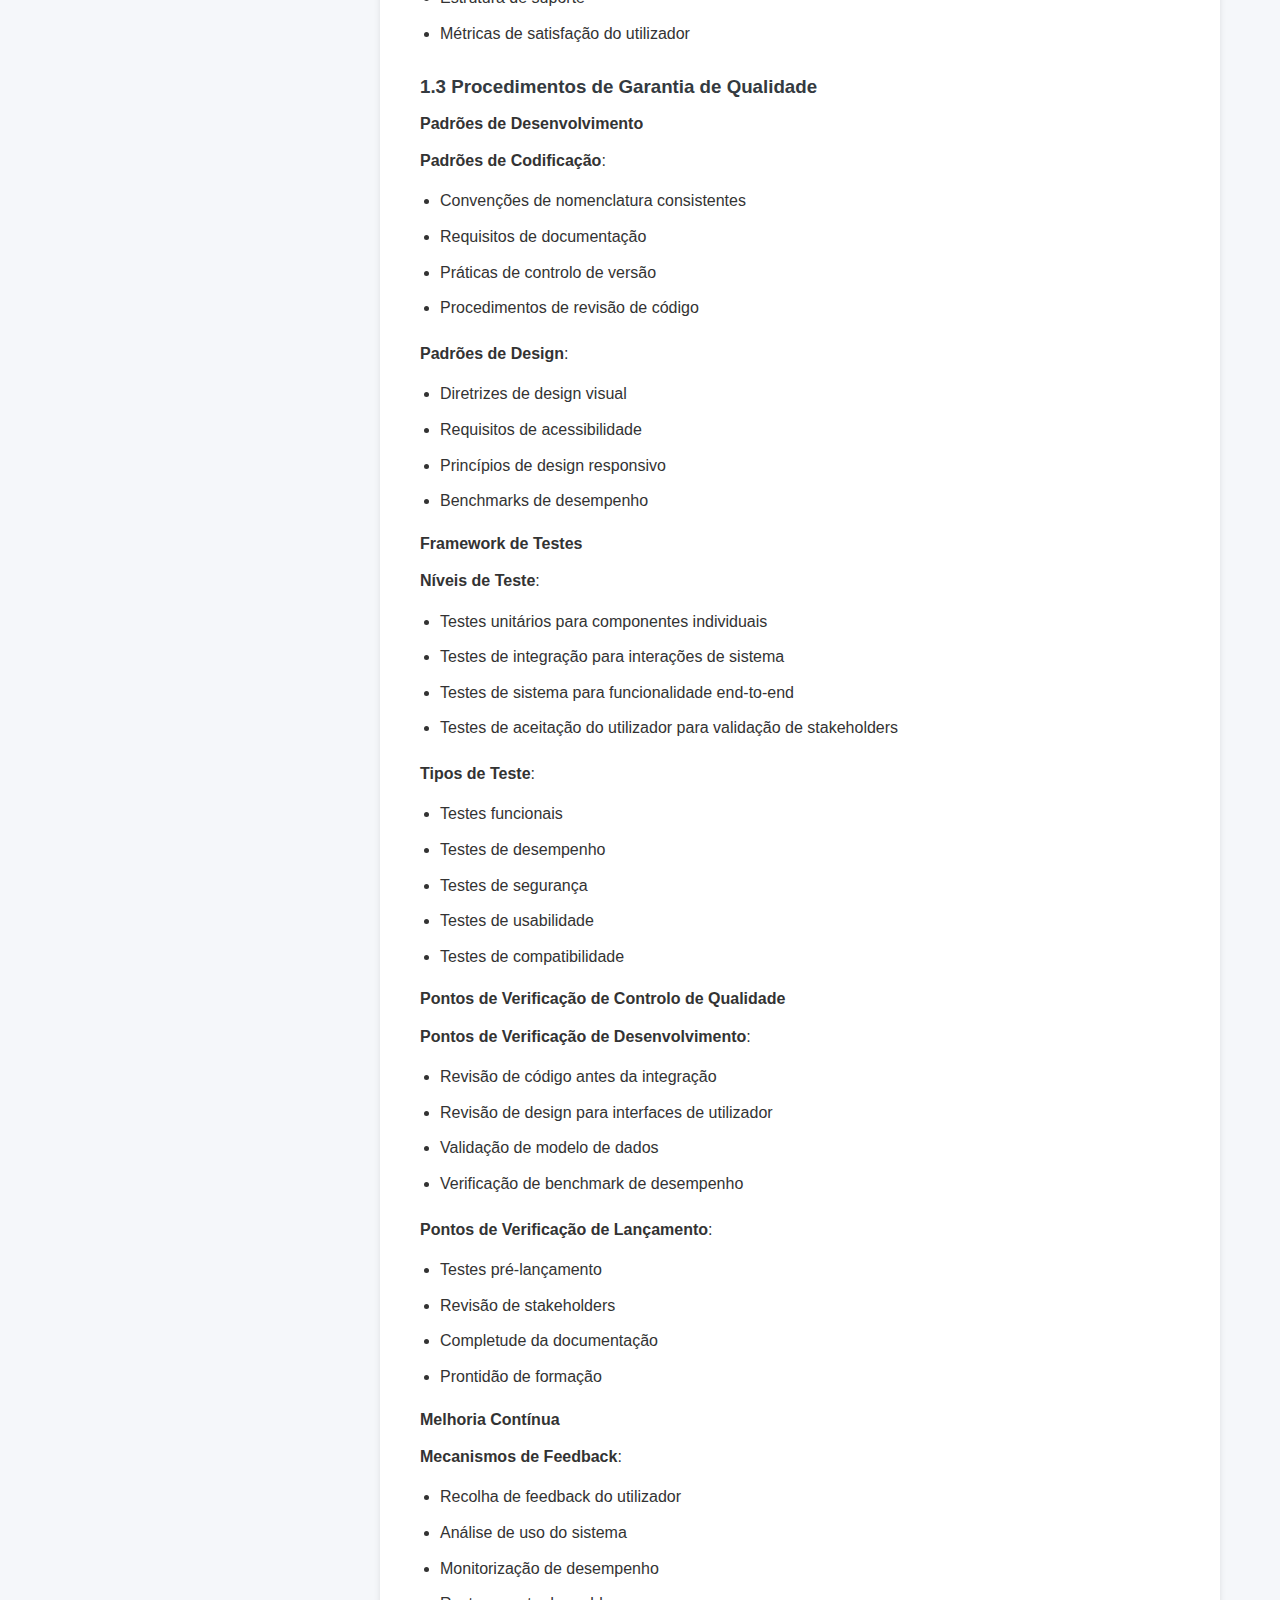
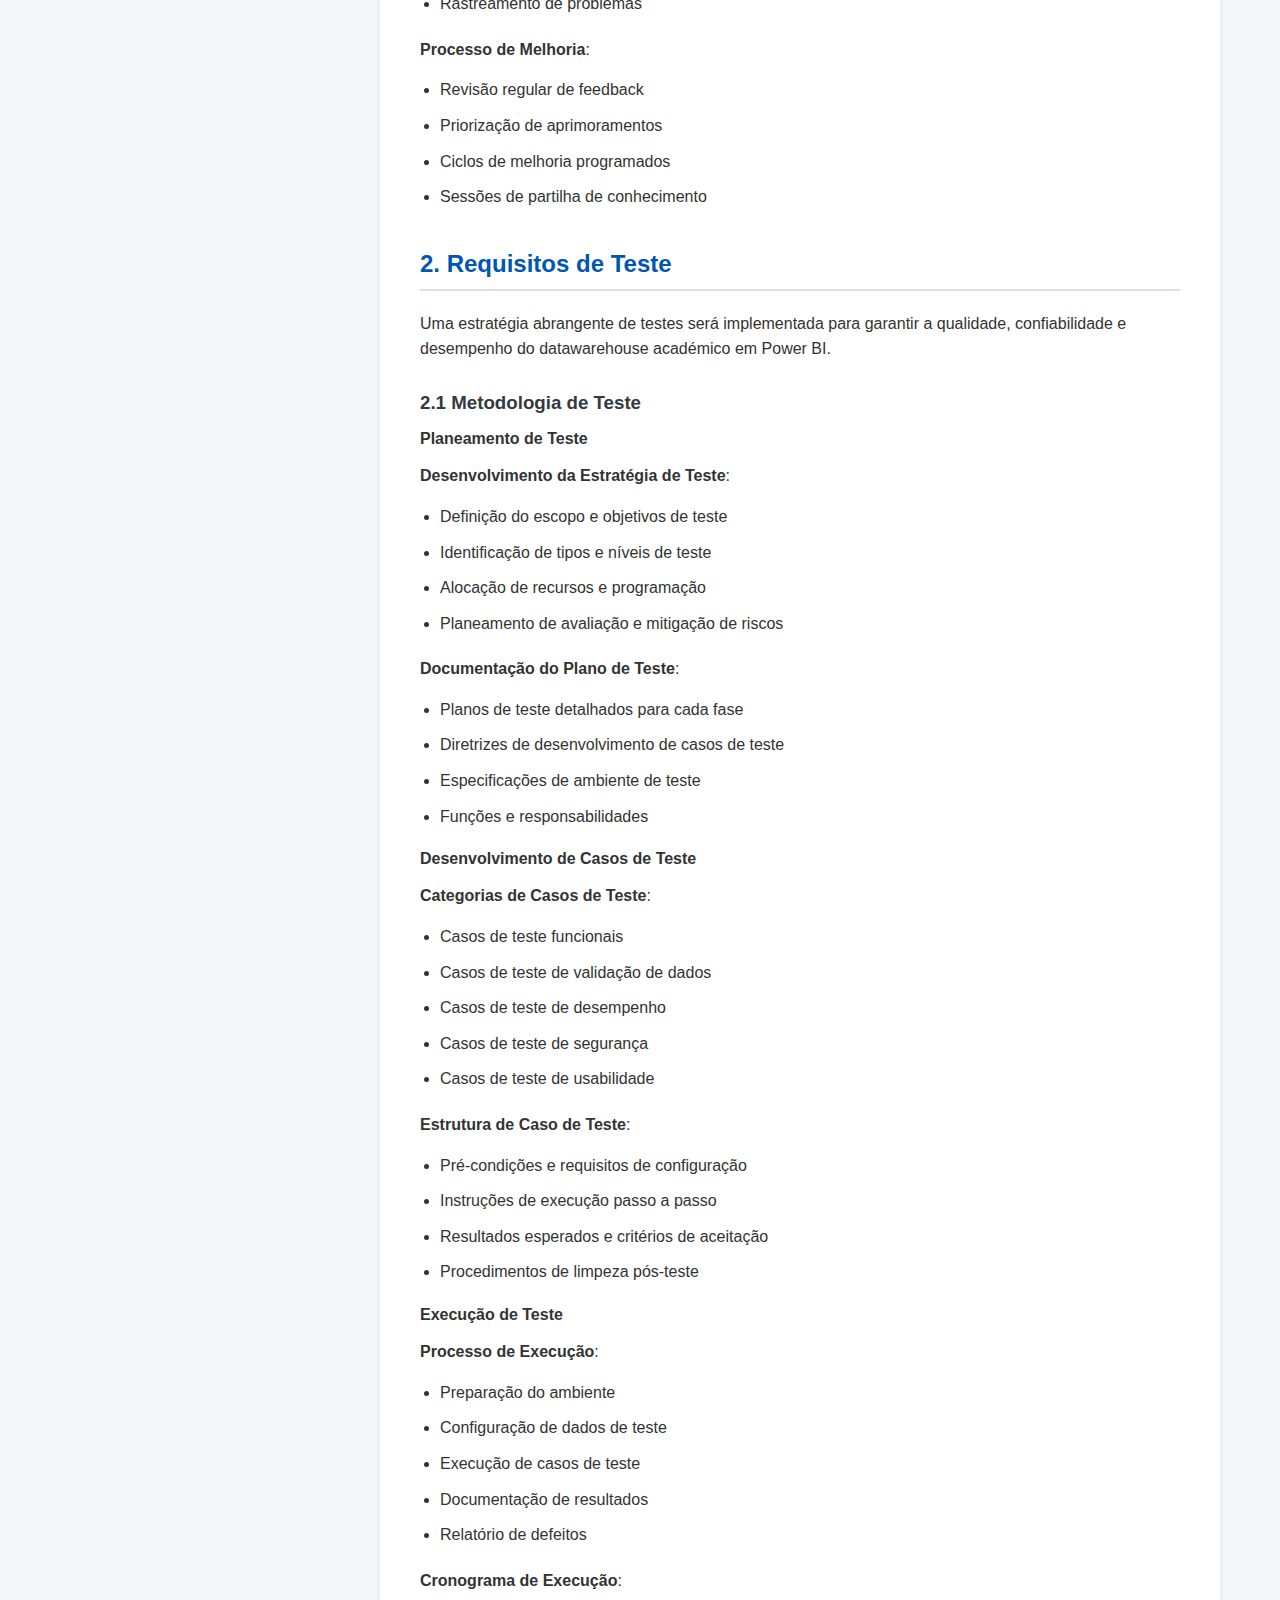
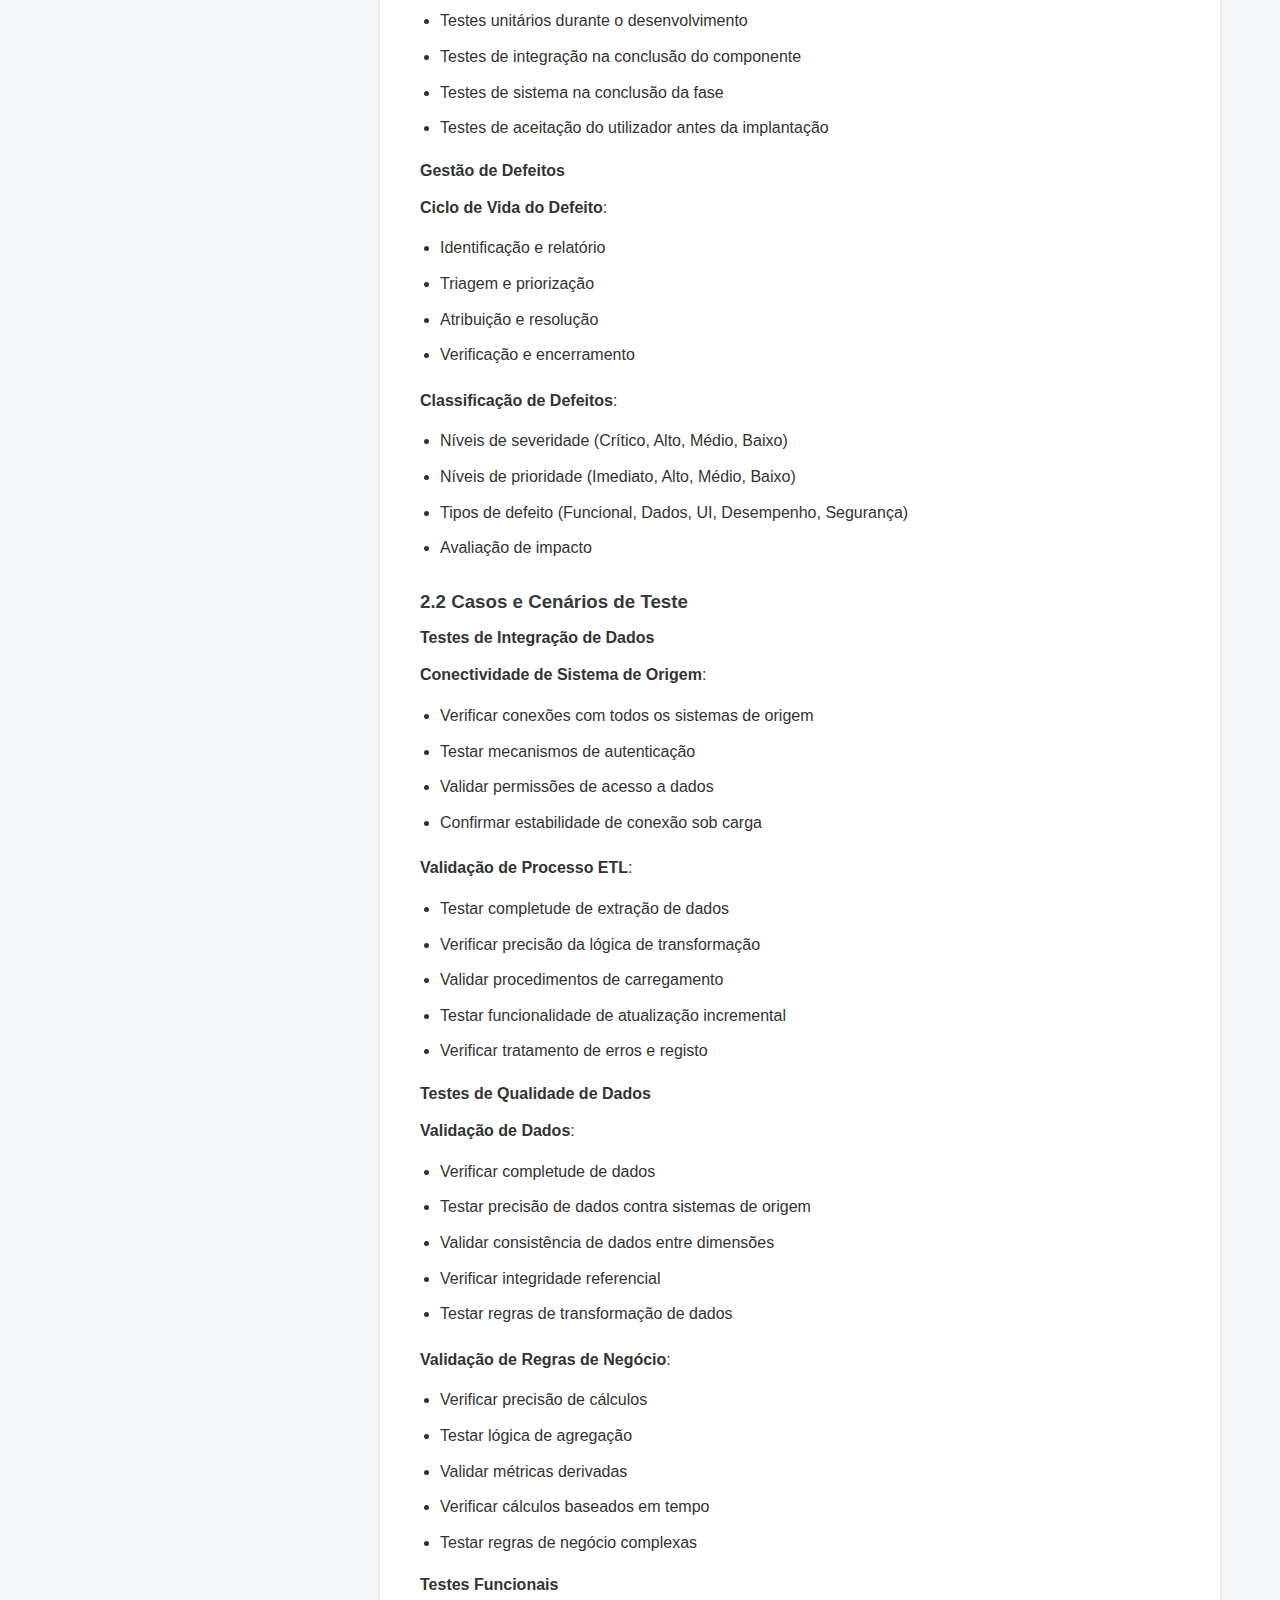
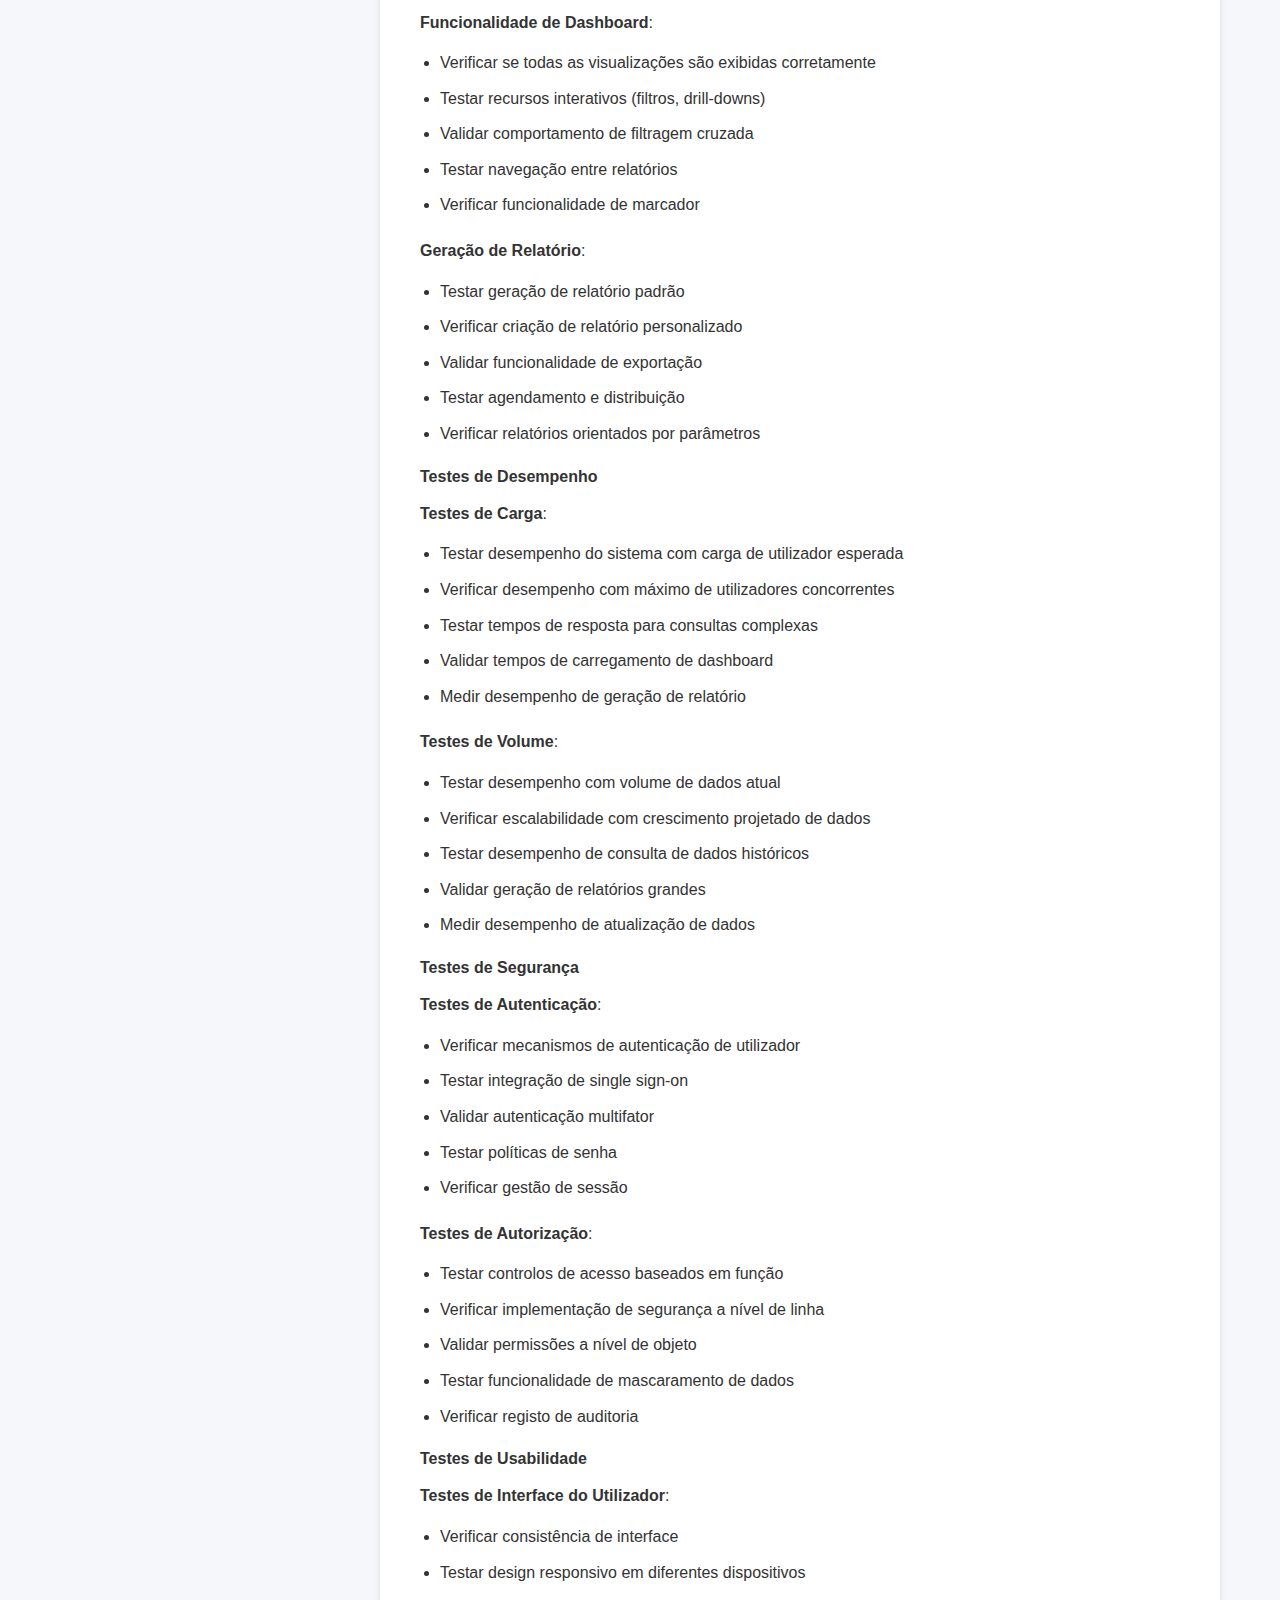
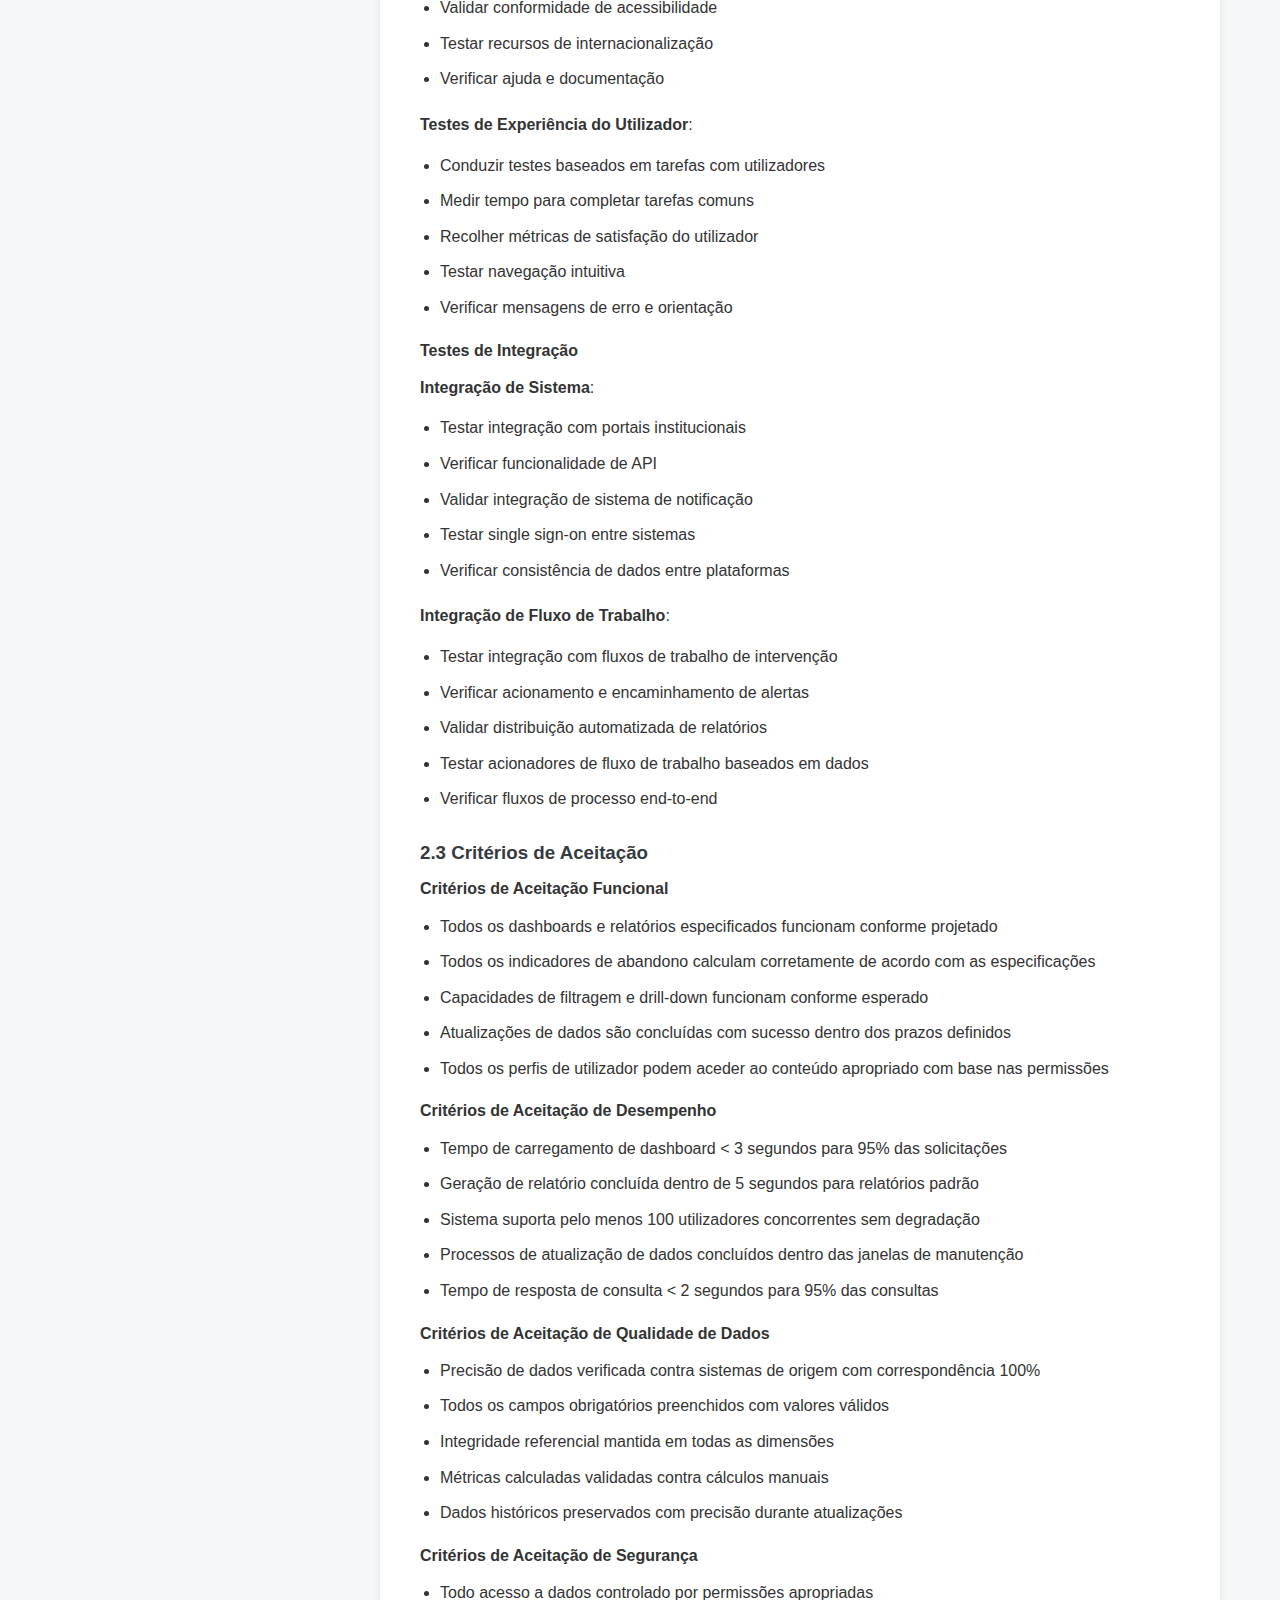
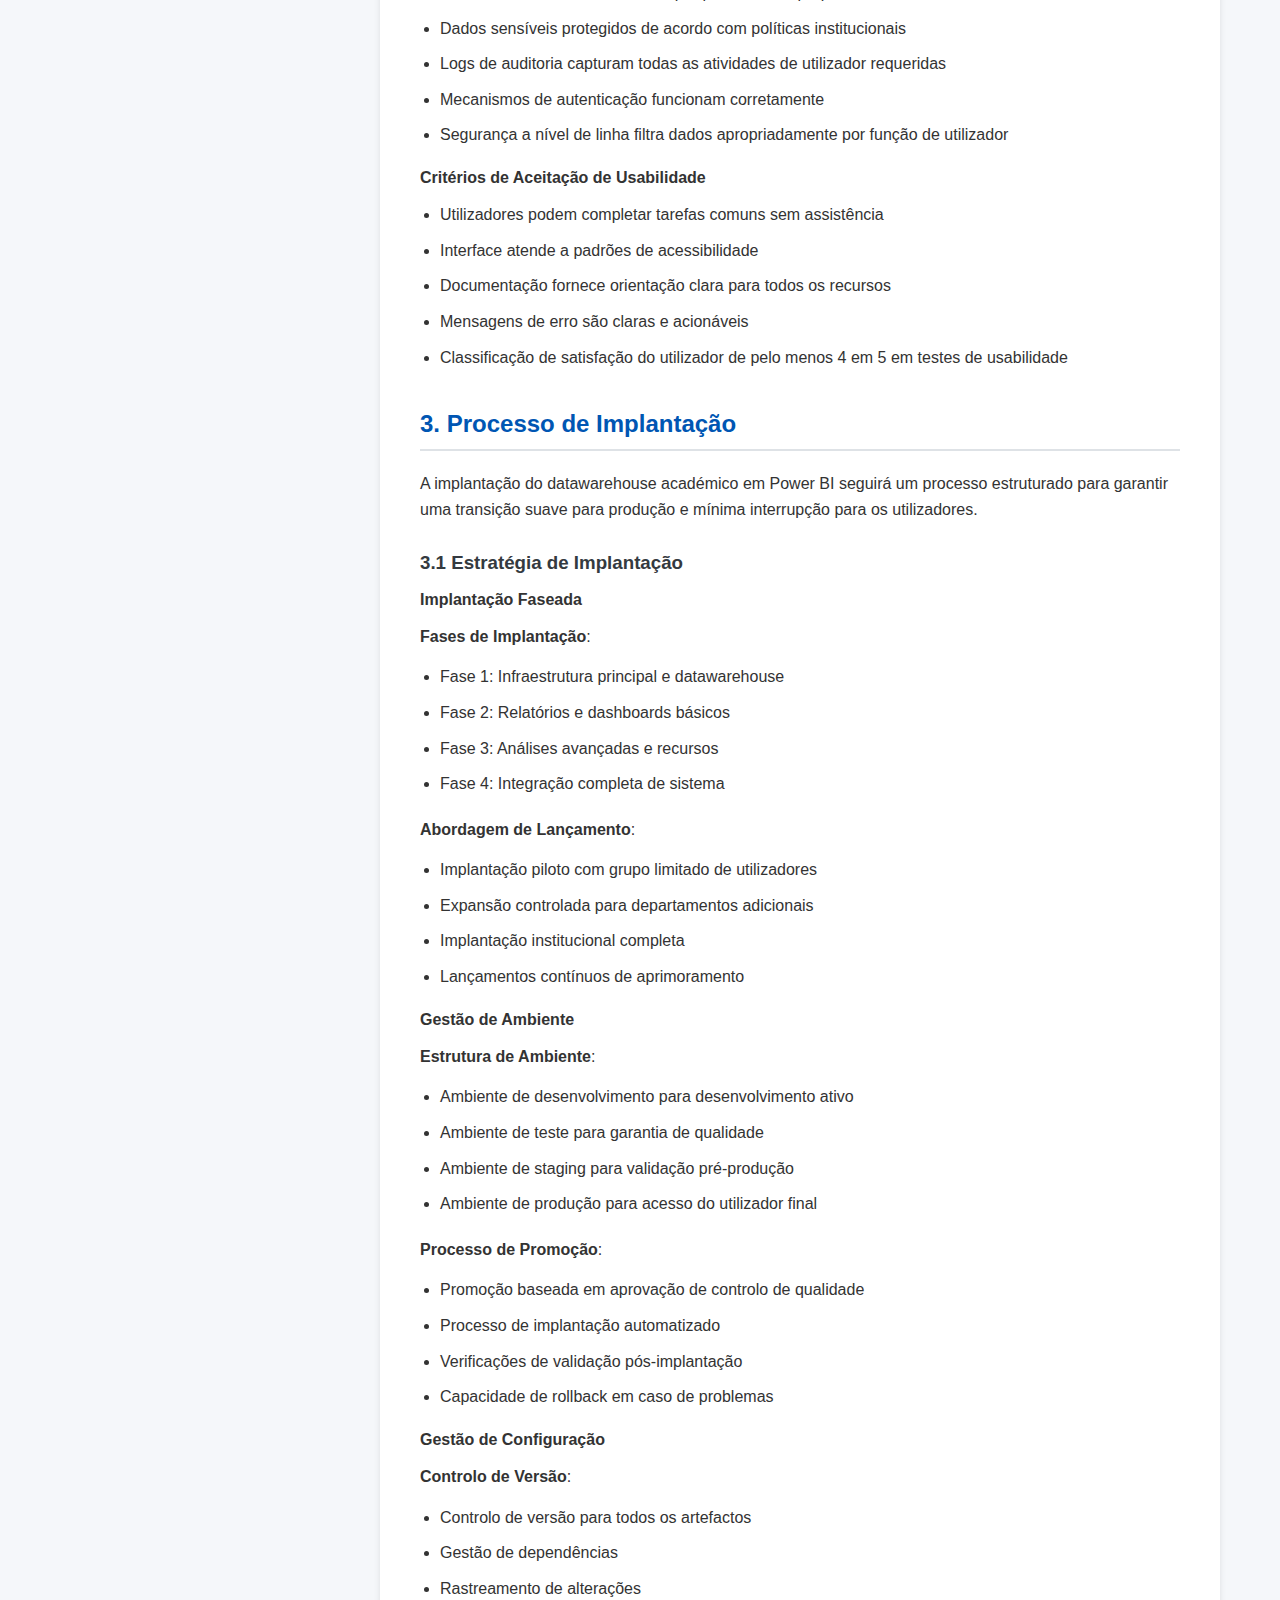
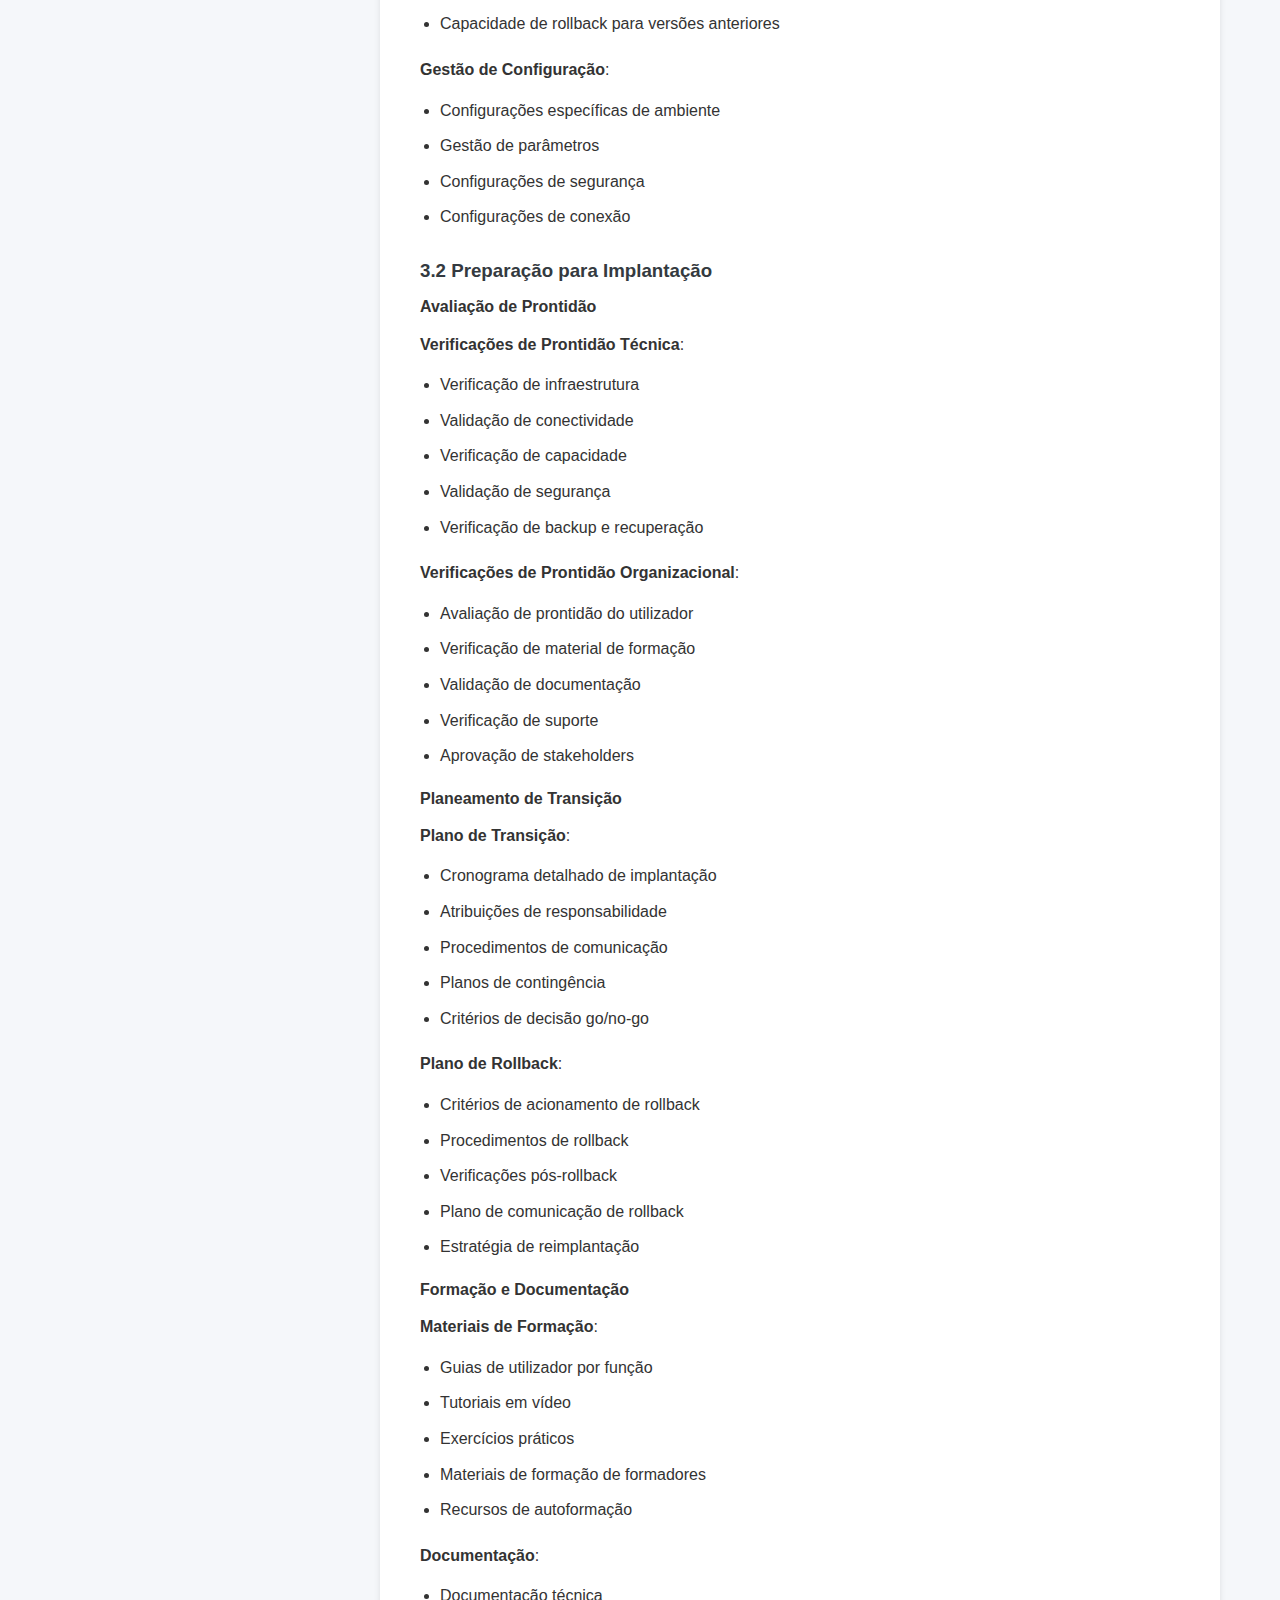
<file: especificacoes/implementacao.html>
<!DOCTYPE html>
<html lang="pt">
<head>
    <meta charset="UTF-8">
    <meta name="viewport" content="width=device-width, initial-scale=1.0">
    <title>Implementação e Implantação - Especificações</title>
    <link rel="stylesheet" href="../styles.css">
    <link rel="stylesheet" href="../mobile-accessibility.css">
    <link rel="stylesheet" href="https://cdnjs.cloudflare.com/ajax/libs/font-awesome/6.0.0-beta3/css/all.min.css">
</head>
<body>
    <a href="#main-content" class="skip-to-content">Ir para o conteúdo</a>
    
    <header>
        <div class="container">
            <div class="logo">
                <h1>IPLeiria</h1>
            </div>
            <nav>
                <ul>
                    <li><a href="../index.html">Início</a></li>
                    <li><a href="../rfq.html">Caderno de encargos</a></li>
                    <li><a href="../especificacoes.html" class="active">Especificações</a></li>
                    <li><a href="../contacto.html">Contacto</a></li>
                </ul>
            </nav>
        </div>
    </header>

    <div class="breadcrumbs">
        <div class="container">
            <ul>
                <li><a href="../index.html">Início</a></li>
                <li><a href="../especificacoes.html">Especificações</a></li>
                <li class="active">Implementação e Implantação</li>
            </ul>
        </div>
    </div>

    <section class="content-section .with-sidebar">
        <div class="container">
            <div class="sidebar">
                <div class="toc">
                    <h3>Índice</h3>
                    <!-- Table of contents will be generated by JavaScript -->
                </div>
                <div class="actions">
                    <button onclick="printPage() " class="btn secondary"><i class="fas fa-print"></i> Imprimir</button>
                    <button onclick="copyPageUrl()" class="btn secondary"><i class="fas fa-link"></i> Copiar Link</button>
                    <a href="../implementacao_implantacao.md" download="Implementacao_Implantacao.md" class="btn secondary"><i class="fas fa-download"></i> Download</a>
                </div>
                <div class="other-docs">
                    <h3>Outros Documentos</h3>
                    <ul>
                        <li><a href="introducao.html">Introdução e Visão Geral</a></li>
                        <li><a href="requisitos.html">Requisitos Técnicos e Arquitetura</a></li>
                        <li><a href="modelo.html">Modelo de Dados e Indicadores</a></li>
                        <li><a href="interface.html">Interface e Visualização</a></li>
                        <li><a href="../rfq.html">Caderno de Encargos</a></li>
                    </ul>
                </div>
            </div>
            <div class="page-content" id="main-content">
                <h1>Implementação e Implantação</h1>

                <div class="toc-mobile">
                    <h3>Índice</h3>
                    <!-- Mobile table of contents will be generated by JavaScript -->
                </div>
                <h2 id="metodologia-desenvolvimento">1. Metodologia de Desenvolvimento</h2>
                
                <p>A implementação do datawarehouse académico em Power BI seguirá uma metodologia de desenvolvimento estruturada para garantir qualidade, pontualidade e alinhamento com os requisitos institucionais.</p>
                
                <h3 id="abordagem-desenvolvimento">1.1 Abordagem de Desenvolvimento</h3>
                
                <h4>Framework de Desenvolvimento Ágil</h4>
                <p><strong>Metodologia</strong>: Scrum com sprints de 2 semanas</p>
                <p><strong>Estrutura da Equipa</strong>:</p>
                <ul>
                    <li>Product Owner (representante institucional)</li>
                    <li>Scrum Master (gestor de projeto)</li>
                    <li>Equipa de Desenvolvimento (desenvolvedores de BI, engenheiros de dados, especialistas em UX)</li>
                    <li>Representantes de Stakeholders (administradores académicos, docentes, TI)</li>
                </ul>
                <p><strong>Práticas-Chave</strong>:</p>
                <ul>
                    <li>Reuniões diárias de stand-up</li>
                    <li>Sessões de planeamento e revisão de sprint</li>
                    <li>Reuniões retrospetivas para melhoria contínua</li>
                    <li>Refinamento e priorização do backlog</li>
                </ul>
                
                <h4>Implementação Iterativa</h4>
                <p><strong>Abordagem Faseada</strong>:</p>
                <ul>
                    <li>Fase 1: Infraestrutura básica de datawarehouse e relatórios básicos</li>
                    <li>Fase 2: Indicadores abrangentes de abandono e dashboards</li>
                    <li>Fase 3: Capacidades analíticas avançadas e preditivas</li>
                    <li>Fase 4: Integração com sistemas institucionais e fluxos de trabalho</li>
                </ul>
                <p><strong>Entrega Incremental</strong>:</p>
                <ul>
                    <li>Produto Mínimo Viável (MVP) para feedback inicial</li>
                    <li>Lançamentos regulares com funcionalidade crescente</li>
                    <li>Integração contínua de feedback do utilizador</li>
                    <li>Aprimoramento progressivo de recursos</li>
                </ul>
                <h4>Design Centrado no Utilizador</h4>
                <p><strong>Processo de Design</strong>:</p>
                <ul>
                    <li>Pesquisa de utilizador e levantamento de requisitos</li>
                    <li>Desenvolvimento de personas para perfis-chave de utilizador</li>
                    <li>Mapeamento da jornada do utilizador</li>
                    <li>Wireframing e prototipagem</li>
                    <li>Testes de usabilidade e iteração</li>
                </ul>
                <p><strong>Envolvimento de Stakeholders</strong>:</p>
                <ul>
                    <li>Revisões regulares de stakeholders</li>
                    <li>Testes de aceitação do utilizador</li>
                    <li>Mecanismos de recolha de feedback</li>
                    <li>Workshops de co-design para recursos-chave</li>
                </ul>
                
                <h3 id="fases-marcos-projeto">1.2 Fases e Marcos do Projeto</h3>
                
                <h4>Fase de Iniciação (1 mês)</h4>
                <p><strong>Atividades-Chave</strong>:</p>
                <ul>
                    <li>Kickoff do projeto</li>
                    <li>Validação detalhada de requisitos</li>
                    <li>Configuração do ambiente técnico</li>
                    <li>Integração e formação da equipa</li>
                </ul>
                <p><strong>Entregáveis</strong>:</p>
                <ul>
                    <li>Plano de projeto finalizado</li>
                    <li>Documentação de requisitos</li>
                    <li>Ambiente de desenvolvimento</li>
                    <li>Estrutura de governança do projeto</li>
                </ul>
                
                <h4>Fase de Fundação (2 meses)</h4>
                <p><strong>Atividades-Chave</strong>:</p>
                <ul>
                    <li>Análise e mapeamento de fontes de dados</li>
                    <li>Design do esquema de datawarehouse</li>
                    <li>Desenvolvimento do processo ETL</li>
                    <li>Criação do modelo semântico básico</li>
                </ul>
                                <p><strong>Entregáveis</strong>:</p>
                <ul>
                    <li>Arquitetura de datawarehouse</li>
                    <li>Cargas iniciais de dados</li>
                    <li>Framework de qualidade de dados</li>
                    <li>Modelos de dados básicos</li>
                </ul>
                
                <h4>Fase de Desenvolvimento Principal (3 meses)</h4>
                <p><strong>Atividades-Chave</strong>:</p>
                <ul>
                    <li>Desenvolvimento de indicadores principais</li>
                    <li>Criação de relatórios e dashboards padrão</li>
                    <li>Implementação do modelo de segurança</li>
                    <li>Desenvolvimento básico da interface do utilizador</li>
                </ul>
                <p><strong>Entregáveis</strong>:</p>
                <ul>
                    <li>Indicadores principais de abandono</li>
                    <li>Modelos de dashboard padrão</li>
                    <li>Implementação de segurança baseada em funções</li>
                    <li>Documentação do utilizador</li>
                </ul>
                
                <h4>Fase de Recursos Avançados (2 meses)</h4>
                <p><strong>Atividades-Chave</strong>:</p>
                <ul>
                    <li>Implementação de análises avançadas</li>
                    <li>Desenvolvimento de modelos preditivos</li>
                    <li>Criação de dashboards especializados</li>
                    <li>Integração com sistemas de notificação</li>
                </ul>
                <p><strong>Entregáveis</strong>:</p>
                <ul>
                    <li>Modelos preditivos de abandono</li>
                    <li>Recursos avançados de visualização</li>
                    <li>Sistema de alerta e notificação</li>
                    <li>Capacidades avançadas de filtragem</li>
                </ul>
                <h4>Fase de Integração (1 mês)</h4>
                <p><strong>Atividades-Chave</strong>:</p>
                <ul>
                    <li>Integração com sistemas institucionais</li>
                    <li>Implementação de fluxos de trabalho automatizados</li>
                    <li>Desenvolvimento de conexões API</li>
                    <li>Otimização para dispositivos móveis</li>
                </ul>
                <p><strong>Entregáveis</strong>:</p>
                <ul>
                    <li>Integrações de sistema</li>
                    <li>Fluxos de dados automatizados</li>
                    <li>Documentação de API</li>
                    <li>Interfaces otimizadas para dispositivos móveis</li>
                </ul>
                
                <h4>Fase de Implantação (1 mês)</h4>
                <p><strong>Atividades-Chave</strong>:</p>
                <ul>
                    <li>Testes de aceitação do utilizador</li>
                    <li>Otimização de desempenho</li>
                    <li>Formação e transferência de conhecimento</li>
                    <li>Implantação em produção</li>
                </ul>
                <p><strong>Entregáveis</strong>:</p>
                <ul>
                    <li>Sistema pronto para produção</li>
                    <li>Materiais de formação</li>
                    <li>Documentação de suporte</li>
                    <li>Certificação de implantação</li>
                </ul>
                
                <h4>Fase Pós-Implementação (Contínua)</h4>
                <p><strong>Atividades-Chave</strong>:</p>
                <ul>
                    <li>Monitorização e manutenção do sistema</li>
                    <li>Suporte ao utilizador e recolha de feedback</li>
                    <li>Melhoria contínua</li>
                    <li>Aprimoramento de recursos</li>
                </ul>
                                <p><strong>Entregáveis</strong>:</p>
                <ul>
                    <li>Relatórios de desempenho</li>
                    <li>Roteiro de aprimoramento</li>
                    <li>Estrutura de suporte</li>
                    <li>Métricas de satisfação do utilizador</li>
                </ul>
                
                <h3 id="procedimentos-garantia-qualidade">1.3 Procedimentos de Garantia de Qualidade</h3>
                
                <h4>Padrões de Desenvolvimento</h4>
                <p><strong>Padrões de Codificação</strong>:</p>
                <ul>
                    <li>Convenções de nomenclatura consistentes</li>
                    <li>Requisitos de documentação</li>
                    <li>Práticas de controlo de versão</li>
                    <li>Procedimentos de revisão de código</li>
                </ul>
                <p><strong>Padrões de Design</strong>:</p>
                <ul>
                    <li>Diretrizes de design visual</li>
                    <li>Requisitos de acessibilidade</li>
                    <li>Princípios de design responsivo</li>
                    <li>Benchmarks de desempenho</li>
                </ul>
                
                <h4>Framework de Testes</h4>
                <p><strong>Níveis de Teste</strong>:</p>
                <ul>
                    <li>Testes unitários para componentes individuais</li>
                    <li>Testes de integração para interações de sistema</li>
                    <li>Testes de sistema para funcionalidade end-to-end</li>
                    <li>Testes de aceitação do utilizador para validação de stakeholders</li>
                </ul>
                <p><strong>Tipos de Teste</strong>:</p>
                <ul>
                    <li>Testes funcionais</li>
                    <li>Testes de desempenho</li>
                    <li>Testes de segurança</li>
                    <li>Testes de usabilidade</li>
                    <li>Testes de compatibilidade</li>
                </ul>
                                <h4>Pontos de Verificação de Controlo de Qualidade</h4>
                <p><strong>Pontos de Verificação de Desenvolvimento</strong>:</p>
                <ul>
                    <li>Revisão de código antes da integração</li>
                    <li>Revisão de design para interfaces de utilizador</li>
                    <li>Validação de modelo de dados</li>
                    <li>Verificação de benchmark de desempenho</li>
                </ul>
                <p><strong>Pontos de Verificação de Lançamento</strong>:</p>
                <ul>
                    <li>Testes pré-lançamento</li>
                    <li>Revisão de stakeholders</li>
                    <li>Completude da documentação</li>
                    <li>Prontidão de formação</li>
                </ul>
                
                <h4>Melhoria Contínua</h4>
                <p><strong>Mecanismos de Feedback</strong>:</p>
                <ul>
                    <li>Recolha de feedback do utilizador</li>
                    <li>Análise de uso do sistema</li>
                    <li>Monitorização de desempenho</li>
                    <li>Rastreamento de problemas</li>
                </ul>
                <p><strong>Processo de Melhoria</strong>:</p>
                <ul>
                    <li>Revisão regular de feedback</li>
                    <li>Priorização de aprimoramentos</li>
                    <li>Ciclos de melhoria programados</li>
                    <li>Sessões de partilha de conhecimento</li>
                </ul>
                
                <h2 id="requisitos-teste">2. Requisitos de Teste</h2>
                
                <p>Uma estratégia abrangente de testes será implementada para garantir a qualidade, confiabilidade e desempenho do datawarehouse académico em Power BI.</p>
                                <h3 id="metodologia-teste">2.1 Metodologia de Teste</h3>
                
                <h4>Planeamento de Teste</h4>
                <p><strong>Desenvolvimento da Estratégia de Teste</strong>:</p>
                <ul>
                    <li>Definição do escopo e objetivos de teste</li>
                    <li>Identificação de tipos e níveis de teste</li>
                    <li>Alocação de recursos e programação</li>
                    <li>Planeamento de avaliação e mitigação de riscos</li>
                </ul>
                <p><strong>Documentação do Plano de Teste</strong>:</p>
                <ul>
                    <li>Planos de teste detalhados para cada fase</li>
                    <li>Diretrizes de desenvolvimento de casos de teste</li>
                    <li>Especificações de ambiente de teste</li>
                    <li>Funções e responsabilidades</li>
                </ul>
                
                <h4>Desenvolvimento de Casos de Teste</h4>
                <p><strong>Categorias de Casos de Teste</strong>:</p>
                <ul>
                    <li>Casos de teste funcionais</li>
                    <li>Casos de teste de validação de dados</li>
                    <li>Casos de teste de desempenho</li>
                    <li>Casos de teste de segurança</li>
                    <li>Casos de teste de usabilidade</li>
                </ul>
                <p><strong>Estrutura de Caso de Teste</strong>:</p>
                <ul>
                    <li>Pré-condições e requisitos de configuração</li>
                    <li>Instruções de execução passo a passo</li>
                    <li>Resultados esperados e critérios de aceitação</li>
                    <li>Procedimentos de limpeza pós-teste</li>
                </ul>
                                <h4>Execução de Teste</h4>
                <p><strong>Processo de Execução</strong>:</p>
                <ul>
                    <li>Preparação do ambiente</li>
                    <li>Configuração de dados de teste</li>
                    <li>Execução de casos de teste</li>
                    <li>Documentação de resultados</li>
                    <li>Relatório de defeitos</li>
                </ul>
                <p><strong>Cronograma de Execução</strong>:</p>
                <ul>
                    <li>Testes unitários durante o desenvolvimento</li>
                    <li>Testes de integração na conclusão do componente</li>
                    <li>Testes de sistema na conclusão da fase</li>
                    <li>Testes de aceitação do utilizador antes da implantação</li>
                </ul>
                
                <h4>Gestão de Defeitos</h4>
                <p><strong>Ciclo de Vida do Defeito</strong>:</p>
                <ul>
                    <li>Identificação e relatório</li>
                    <li>Triagem e priorização</li>
                    <li>Atribuição e resolução</li>
                    <li>Verificação e encerramento</li>
                </ul>
                <p><strong>Classificação de Defeitos</strong>:</p>
                <ul>
                    <li>Níveis de severidade (Crítico, Alto, Médio, Baixo)</li>
                    <li>Níveis de prioridade (Imediato, Alto, Médio, Baixo)</li>
                    <li>Tipos de defeito (Funcional, Dados, UI, Desempenho, Segurança)</li>
                    <li>Avaliação de impacto</li>
                </ul>
                
                <h3 id="casos-cenarios-teste">2.2 Casos e Cenários de Teste</h3>
                <h4>Testes de Integração de Dados</h4>
                <p><strong>Conectividade de Sistema de Origem</strong>:</p>
                <ul>
                    <li>Verificar conexões com todos os sistemas de origem</li>
                    <li>Testar mecanismos de autenticação</li>
                    <li>Validar permissões de acesso a dados</li>
                    <li>Confirmar estabilidade de conexão sob carga</li>
                </ul>
                <p><strong>Validação de Processo ETL</strong>:</p>
                <ul>
                    <li>Testar completude de extração de dados</li>
                    <li>Verificar precisão da lógica de transformação</li>
                    <li>Validar procedimentos de carregamento</li>
                    <li>Testar funcionalidade de atualização incremental</li>
                    <li>Verificar tratamento de erros e registo</li>
                </ul>
                
                <h4>Testes de Qualidade de Dados</h4>
                <p><strong>Validação de Dados</strong>:</p>
                <ul>
                    <li>Verificar completude de dados</li>
                    <li>Testar precisão de dados contra sistemas de origem</li>
                    <li>Validar consistência de dados entre dimensões</li>
                    <li>Verificar integridade referencial</li>
                    <li>Testar regras de transformação de dados</li>
                </ul>
                <p><strong>Validação de Regras de Negócio</strong>:</p>
                <ul>
                    <li>Verificar precisão de cálculos</li>
                    <li>Testar lógica de agregação</li>
                    <li>Validar métricas derivadas</li>
                    <li>Verificar cálculos baseados em tempo</li>
                    <li>Testar regras de negócio complexas</li>
                </ul>
                <h4>Testes Funcionais</h4>
                <p><strong>Funcionalidade de Dashboard</strong>:</p>
                <ul>
                    <li>Verificar se todas as visualizações são exibidas corretamente</li>
                    <li>Testar recursos interativos (filtros, drill-downs)</li>
                    <li>Validar comportamento de filtragem cruzada</li>
                    <li>Testar navegação entre relatórios</li>
                    <li>Verificar funcionalidade de marcador</li>
                </ul>
                <p><strong>Geração de Relatório</strong>:</p>
                <ul>
                    <li>Testar geração de relatório padrão</li>
                    <li>Verificar criação de relatório personalizado</li>
                    <li>Validar funcionalidade de exportação</li>
                    <li>Testar agendamento e distribuição</li>
                    <li>Verificar relatórios orientados por parâmetros</li>
                </ul>
                
                <h4>Testes de Desempenho</h4>
                <p><strong>Testes de Carga</strong>:</p>
                <ul>
                    <li>Testar desempenho do sistema com carga de utilizador esperada</li>
                    <li>Verificar desempenho com máximo de utilizadores concorrentes</li>
                    <li>Testar tempos de resposta para consultas complexas</li>
                    <li>Validar tempos de carregamento de dashboard</li>
                    <li>Medir desempenho de geração de relatório</li>
                </ul>
                <p><strong>Testes de Volume</strong>:</p>
                <ul>
                    <li>Testar desempenho com volume de dados atual</li>
                    <li>Verificar escalabilidade com crescimento projetado de dados</li>
                    <li>Testar desempenho de consulta de dados históricos</li>
                    <li>Validar geração de relatórios grandes</li>
                    <li>Medir desempenho de atualização de dados</li>
                </ul>
                <h4>Testes de Segurança</h4>
                <p><strong>Testes de Autenticação</strong>:</p>
                <ul>
                    <li>Verificar mecanismos de autenticação de utilizador</li>
                    <li>Testar integração de single sign-on</li>
                    <li>Validar autenticação multifator</li>
                    <li>Testar políticas de senha</li>
                    <li>Verificar gestão de sessão</li>
                </ul>
                <p><strong>Testes de Autorização</strong>:</p>
                <ul>
                    <li>Testar controlos de acesso baseados em função</li>
                    <li>Verificar implementação de segurança a nível de linha</li>
                    <li>Validar permissões a nível de objeto</li>
                    <li>Testar funcionalidade de mascaramento de dados</li>
                    <li>Verificar registo de auditoria</li>
                </ul>
                
                <h4>Testes de Usabilidade</h4>
                <p><strong>Testes de Interface do Utilizador</strong>:</p>
                <ul>
                    <li>Verificar consistência de interface</li>
                    <li>Testar design responsivo em diferentes dispositivos</li>
                    <li>Validar conformidade de acessibilidade</li>
                    <li>Testar recursos de internacionalização</li>
                    <li>Verificar ajuda e documentação</li>
                </ul>
                <p><strong>Testes de Experiência do Utilizador</strong>:</p>
                <ul>
                    <li>Conduzir testes baseados em tarefas com utilizadores</li>
                    <li>Medir tempo para completar tarefas comuns</li>
                    <li>Recolher métricas de satisfação do utilizador</li>
                    <li>Testar navegação intuitiva</li>
                    <li>Verificar mensagens de erro e orientação</li>
                </ul>
                <h4>Testes de Integração</h4>
                <p><strong>Integração de Sistema</strong>:</p>
                <ul>
                    <li>Testar integração com portais institucionais</li>
                    <li>Verificar funcionalidade de API</li>
                    <li>Validar integração de sistema de notificação</li>
                    <li>Testar single sign-on entre sistemas</li>
                    <li>Verificar consistência de dados entre plataformas</li>
                </ul>
                <p><strong>Integração de Fluxo de Trabalho</strong>:</p>
                <ul>
                    <li>Testar integração com fluxos de trabalho de intervenção</li>
                    <li>Verificar acionamento e encaminhamento de alertas</li>
                    <li>Validar distribuição automatizada de relatórios</li>
                    <li>Testar acionadores de fluxo de trabalho baseados em dados</li>
                    <li>Verificar fluxos de processo end-to-end</li>
                </ul>
                
                <h3 id="criterios-aceitacao">2.3 Critérios de Aceitação</h3>
                
                <h4>Critérios de Aceitação Funcional</h4>
                <ul>
                    <li>Todos os dashboards e relatórios especificados funcionam conforme projetado</li>
                    <li>Todos os indicadores de abandono calculam corretamente de acordo com as especificações</li>
                    <li>Capacidades de filtragem e drill-down funcionam conforme esperado</li>
                    <li>Atualizações de dados são concluídas com sucesso dentro dos prazos definidos</li>
                    <li>Todos os perfis de utilizador podem aceder ao conteúdo apropriado com base nas permissões</li>
                </ul>
                
                <h4>Critérios de Aceitação de Desempenho</h4>
                <ul>
                    <li>Tempo de carregamento de dashboard < 3 segundos para 95% das solicitações</li>
                    <li>Geração de relatório concluída dentro de 5 segundos para relatórios padrão</li>
                    <li>Sistema suporta pelo menos 100 utilizadores concorrentes sem degradação</li>
                    <li>Processos de atualização de dados concluídos dentro das janelas de manutenção</li>
                    <li>Tempo de resposta de consulta < 2 segundos para 95% das consultas</li>
                </ul>
                <h4>Critérios de Aceitação de Qualidade de Dados</h4>
                <ul>
                    <li>Precisão de dados verificada contra sistemas de origem com correspondência 100%</li>
                    <li>Todos os campos obrigatórios preenchidos com valores válidos</li>
                    <li>Integridade referencial mantida em todas as dimensões</li>
                    <li>Métricas calculadas validadas contra cálculos manuais</li>
                    <li>Dados históricos preservados com precisão durante atualizações</li>
                </ul>
                
                <h4>Critérios de Aceitação de Segurança</h4>
                <ul>
                    <li>Todo acesso a dados controlado por permissões apropriadas</li>
                    <li>Dados sensíveis protegidos de acordo com políticas institucionais</li>
                    <li>Logs de auditoria capturam todas as atividades de utilizador requeridas</li>
                    <li>Mecanismos de autenticação funcionam corretamente</li>
                    <li>Segurança a nível de linha filtra dados apropriadamente por função de utilizador</li>
                </ul>
                
                <h4>Critérios de Aceitação de Usabilidade</h4>
                <ul>
                    <li>Utilizadores podem completar tarefas comuns sem assistência</li>
                    <li>Interface atende a padrões de acessibilidade</li>
                    <li>Documentação fornece orientação clara para todos os recursos</li>
                    <li>Mensagens de erro são claras e acionáveis</li>
                    <li>Classificação de satisfação do utilizador de pelo menos 4 em 5 em testes de usabilidade</li>
                </ul>
                
                <h2 id="processo-implantacao">3. Processo de Implantação</h2>
                
                <p>A implantação do datawarehouse académico em Power BI seguirá um processo estruturado para garantir uma transição suave para produção e mínima interrupção para os utilizadores.</p>
                <h3 id="estrategia-implantacao">3.1 Estratégia de Implantação</h3>
                
                <h4>Implantação Faseada</h4>
                <p><strong>Fases de Implantação</strong>:</p>
                <ul>
                    <li>Fase 1: Infraestrutura principal e datawarehouse</li>
                    <li>Fase 2: Relatórios e dashboards básicos</li>
                    <li>Fase 3: Análises avançadas e recursos</li>
                    <li>Fase 4: Integração completa de sistema</li>
                </ul>
                <p><strong>Abordagem de Lançamento</strong>:</p>
                <ul>
                    <li>Implantação piloto com grupo limitado de utilizadores</li>
                    <li>Expansão controlada para departamentos adicionais</li>
                    <li>Implantação institucional completa</li>
                    <li>Lançamentos contínuos de aprimoramento</li>
                </ul>
                
                <h4>Gestão de Ambiente</h4>
                <p><strong>Estrutura de Ambiente</strong>:</p>
                <ul>
                    <li>Ambiente de desenvolvimento para desenvolvimento ativo</li>
                    <li>Ambiente de teste para garantia de qualidade</li>
                    <li>Ambiente de staging para validação pré-produção</li>
                    <li>Ambiente de produção para acesso do utilizador final</li>
                </ul>
                <p><strong>Processo de Promoção</strong>:</p>
                <ul>
                    <li>Promoção baseada em aprovação de controlo de qualidade</li>
                    <li>Processo de implantação automatizado</li>
                    <li>Verificações de validação pós-implantação</li>
                    <li>Capacidade de rollback em caso de problemas</li>
                </ul>
                <h4>Gestão de Configuração</h4>
                <p><strong>Controlo de Versão</strong>:</p>
                <ul>
                    <li>Controlo de versão para todos os artefactos</li>
                    <li>Gestão de dependências</li>
                    <li>Rastreamento de alterações</li>
                    <li>Capacidade de rollback para versões anteriores</li>
                </ul>
                <p><strong>Gestão de Configuração</strong>:</p>
                <ul>
                    <li>Configurações específicas de ambiente</li>
                    <li>Gestão de parâmetros</li>
                    <li>Configurações de segurança</li>
                    <li>Configurações de conexão</li>
                </ul>
                
                <h3 id="preparacao-implantacao">3.2 Preparação para Implantação</h3>
                
                <h4>Avaliação de Prontidão</h4>
                <p><strong>Verificações de Prontidão Técnica</strong>:</p>
                <ul>
                    <li>Verificação de infraestrutura</li>
                    <li>Validação de conectividade</li>
                    <li>Verificação de capacidade</li>
                    <li>Validação de segurança</li>
                    <li>Verificação de backup e recuperação</li>
                </ul>
                <p><strong>Verificações de Prontidão Organizacional</strong>:</p>
                <ul>
                    <li>Avaliação de prontidão do utilizador</li>
                    <li>Verificação de material de formação</li>
                    <li>Validação de documentação</li>
                    <li>Verificação de suporte</li>
                    <li>Aprovação de stakeholders</li>
                </ul>
                <h4>Planeamento de Transição</h4>
                <p><strong>Plano de Transição</strong>:</p>
                <ul>
                    <li>Cronograma detalhado de implantação</li>
                    <li>Atribuições de responsabilidade</li>
                    <li>Procedimentos de comunicação</li>
                    <li>Planos de contingência</li>
                    <li>Critérios de decisão go/no-go</li>
                </ul>
                <p><strong>Plano de Rollback</strong>:</p>
                <ul>
                    <li>Critérios de acionamento de rollback</li>
                    <li>Procedimentos de rollback</li>
                    <li>Verificações pós-rollback</li>
                    <li>Plano de comunicação de rollback</li>
                    <li>Estratégia de reimplantação</li>
                </ul>
                
                <h4>Formação e Documentação</h4>
                <p><strong>Materiais de Formação</strong>:</p>
                <ul>
                    <li>Guias de utilizador por função</li>
                    <li>Tutoriais em vídeo</li>
                    <li>Exercícios práticos</li>
                    <li>Materiais de formação de formadores</li>
                    <li>Recursos de autoformação</li>
                </ul>
                <p><strong>Documentação</strong>:</p>
                <ul>
                    <li>Documentação técnica</li>
                    <li>Guias de administração</li>
                    <li>Documentação de utilizador final</li>
                    <li>Documentação de suporte</li>
                    <li>Documentação de manutenção</li>
                </ul>
                <h3 id="processo-migracao-dados">3.3 Processo de Migração de Dados</h3>
                
                <h4>Estratégia de Migração</h4>
                <p><strong>Abordagem de Migração</strong>:</p>
                <ul>
                    <li>Migração faseada por fonte de dados</li>
                    <li>Carregamento inicial completo</li>
                    <li>Transição para atualizações incrementais</li>
                    <li>Período de operação paralela quando necessário</li>
                    <li>Desativação de sistemas legados</li>
                </ul>
                <p><strong>Gestão de Dados Históricos</strong>:</p>
                <ul>
                    <li>Estratégia de migração de dados históricos</li>
                    <li>Regras de transformação para dados legados</li>
                    <li>Validação de dados históricos</li>
                    <li>Arquivamento de dados antigos</li>
                    <li>Estratégia de retenção de dados</li>
                </ul>
                
                <h4>Validação de Migração</h4>
                <p><strong>Verificações de Qualidade de Dados</strong>:</p>
                <ul>
                    <li>Verificações de completude de dados</li>
                    <li>Validação de precisão de dados</li>
                    <li>Verificações de integridade referencial</li>
                    <li>Validação de transformação de dados</li>
                    <li>Verificações de consistência de dados</li>
                </ul>
                <p><strong>Processo de Reconciliação</strong>:</p>
                <ul>
                    <li>Reconciliação de contagens de registos</li>
                    <li>Verificação de valores agregados</li>
                    <li>Validação de amostra de registo</li>
                    <li>Verificações de consistência de dados</li>
                    <li>Processo de correção de discrepância</li>
                </ul>
                <h3 id="atividades-pos-implantacao">3.4 Atividades Pós-Implantação</h3>
                
                <h4>Estabilização do Sistema</h4>
                <p><strong>Monitorização Intensiva</strong>:</p>
                <ul>
                    <li>Monitorização de desempenho 24/7</li>
                    <li>Rastreamento de problemas</li>
                    <li>Análise de logs</li>
                    <li>Monitorização de uso</li>
                    <li>Verificações de integridade de dados</li>
                </ul>
                <p><strong>Suporte Pós-Implantação</strong>:</p>
                <ul>
                    <li>Equipa de suporte dedicada</li>
                    <li>Resolução rápida de problemas</li>
                    <li>Comunicação de status</li>
                    <li>Atualizações de emergência quando necessário</li>
                    <li>Sessões de suporte ao utilizador</li>
                </ul>
                
                <h4>Avaliação e Otimização</h4>
                <p><strong>Avaliação de Desempenho</strong>:</p>
                <ul>
                    <li>Análise de métricas de desempenho</li>
                    <li>Identificação de gargalos</li>
                    <li>Otimização de consultas</li>
                    <li>Ajuste de configuração</li>
                    <li>Otimização de modelo de dados</li>
                </ul>
                <p><strong>Avaliação de Utilizador</strong>:</p>
                <ul>
                    <li>Recolha de feedback do utilizador</li>
                    <li>Análise de padrões de uso</li>
                    <li>Identificação de necessidades adicionais</li>
                    <li>Avaliação de satisfação</li>
                    <li>Planeamento de aprimoramento</li>
                </ul>
                
                <h2 id="suporte-manutencao">4. Suporte e Manutenção</h2>
                
                <p>Um plano abrangente de suporte e manutenção será implementado para garantir a operação contínua e eficaz do datawarehouse académico em Power BI.</p>
                <h3 id="estrutura-suporte">4.1 Estrutura de Suporte</h3>
                
                <h4>Modelo de Suporte</h4>
                <p><strong>Níveis de Suporte</strong>:</p>
                <ul>
                    <li>Nível 1: Suporte de primeira linha para questões básicas</li>
                    <li>Nível 2: Suporte técnico para problemas complexos</li>
                    <li>Nível 3: Suporte especializado para questões avançadas</li>
                    <li>Suporte de fornecedor para problemas de plataforma</li>
                </ul>
                <p><strong>Canais de Suporte</strong>:</p>
                <ul>
                    <li>Portal de autoatendimento</li>
                    <li>Email de suporte</li>
                    <li>Linha telefónica de suporte</li>
                    <li>Chat ao vivo</li>
                    <li>Suporte presencial para questões críticas</li>
                </ul>
                
                <h4>Processos de Suporte</h4>
                <p><strong>Gestão de Incidentes</strong>:</p>
                <ul>
                    <li>Registo e categorização de incidentes</li>
                    <li>Priorização baseada em impacto e urgência</li>
                    <li>Escalação e atribuição</li>
                    <li>Resolução e encerramento</li>
                    <li>Análise de causa raiz para problemas recorrentes</li>
                </ul>
                <p><strong>Gestão de Problemas</strong>:</p>
                <ul>
                    <li>Identificação de problemas subjacentes</li>
                    <li>Investigação e diagnóstico</li>
                    <li>Desenvolvimento de soluções permanentes</li>
                    <li>Implementação de correções</li>
                    <li>Revisão e prevenção</li>
                </ul>
                
                <h3 id="manutencao-continua">4.2 Manutenção Contínua</h3>
                
                <h4>Manutenção Preventiva</h4>
                <p><strong>Atividades Programadas</strong>:</p>
                <ul>
                    <li>Verificações regulares de integridade do sistema</li>
                    <li>Otimização de desempenho</li>
                    <li>Limpeza de dados</li>
                    <li>Verificações de segurança</li>
                    <li>Validação de backup</li>
                </ul>
                <p><strong>Cronograma de Manutenção</strong>:</p>
                <ul>
                    <li>Manutenção diária (verificações automatizadas)</li>
                    <li>Manutenção semanal (otimização de rotina)</li>
                    <li>Manutenção mensal (revisões abrangentes)</li>
                    <li>Manutenção trimestral (atualizações principais)</li>
                </ul>
                
                <h4>Gestão de Alterações</h4>
                <p><strong>Processo de Alteração</strong>:</p>
                <ul>
                    <li>Solicitação e documentação de alteração</li>
                    <li>Avaliação de impacto</li>
                    <li>Aprovação de alteração</li>
                    <li>Implementação e teste</li>
                    <li>Revisão pós-implementação</li>
                </ul>
                <p><strong>Tipos de Alteração</strong>:</p>
                <ul>
                    <li>Alterações padrão (pré-aprovadas)</li>
                    <li>Alterações normais (requerem aprovação)</li>
                    <li>Alterações de emergência (processo acelerado)</li>
                    <li>Atualizações de plataforma</li>
                    <li>Aprimoramentos de funcionalidade</li>
                </ul>
                
                <h3 id="backup-recuperacao">4.3 Backup e Recuperação</h3>
                
                <h4>Estratégia de Backup</h4>
                <p><strong>Tipos de Backup</strong>:</p>
                <ul>
                    <li>Backup completo do datawarehouse</li>
                    <li>Backup de configuração do Power BI</li>
                    <li>Backup de relatórios e dashboards</li>
                    <li>Backup de código ETL</li>
                    <li>Backup de metadados</li>
                </ul>
                <p><strong>Cronograma de Backup</strong>:</p>
                <ul>
                    <li>Backups diários incrementais</li>
                    <li>Backups semanais completos</li>
                    <li>Backups mensais para retenção de longo prazo</li>
                    <li>Backups antes de alterações principais</li>
                </ul>
                
                <h4>Plano de Recuperação de Desastre</h4>
                <p><strong>Cenários de Recuperação</strong>:</p>
                <ul>
                    <li>Recuperação de falha de componente</li>
                    <li>Recuperação de corrupção de dados</li>
                    <li>Recuperação de desastre do site</li>
                    <li>Recuperação de erro humano</li>
                </ul>
                <p><strong>Procedimentos de Recuperação</strong>:</p>
                <ul>
                    <li>Avaliação de impacto</li>
                    <li>Ativação de plano de recuperação</li>
                    <li>Restauração de dados</li>
                    <li>Verificação e validação</li>
                    <li>Retorno à operação normal</li>
                </ul>
            </div>
        </div>
    </section>

    <footer>
        <div class="container">
            <div class="footer-content">
                <div class="footer-logo">
                    <h2>IPLeiria</h2>
                    <p>Instituto Politécnico de Leiria</p>
                </div>
                <div class="footer-links">
                    <h3>Links Rápidos</h3>
                    <ul>
                        <li><a href="../index.html">Início</a></li>
                        <li><a href="../rfq.html">Caderno de encargos</a></li>
                        <li><a href="../especificacoes.html">Especificações</a></li>
                        <li><a href="../contacto.html">Contacto</a></li>
                    </ul>
                </div>
                <div class="footer-contact">
                    <h3>Contacto</h3>
                    <p><i class="fas fa-envelope" aria-hidden="true"></i> email@ipleiria.pt</p>
                    <p><i class="fas fa-phone" aria-hidden="true"></i> +351 244 XXX XXX</p>
                    <p><i class="fas fa-map-marker-alt" aria-hidden="true"></i> Leiria, Portugal</p>
                </div>
            </div>
            <div class="footer-bottom">
                <p>&copy; 2025 Instituto Politécnico de Leiria. Todos os direitos reservados.</p>
            </div>
        </div>
    </footer>

    <script src="../script.js"></script>
</body>
</html>
</file>
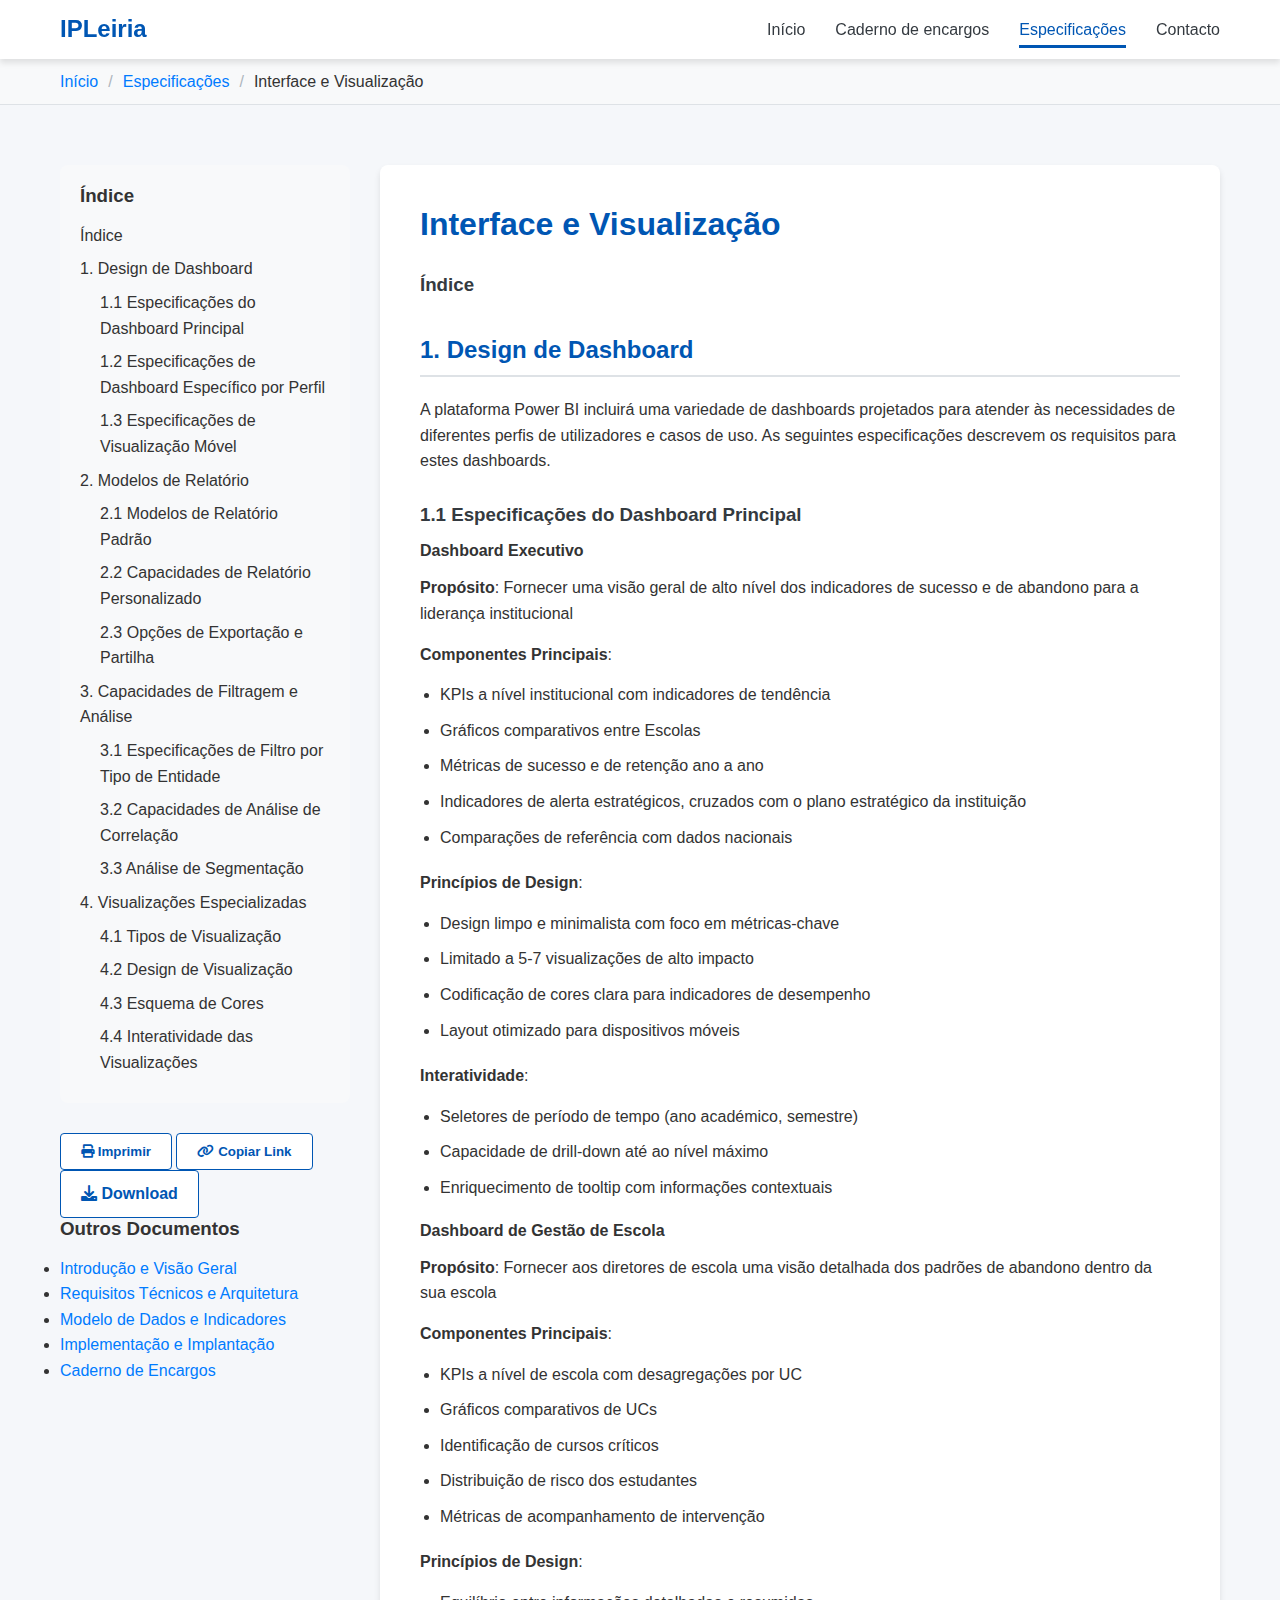
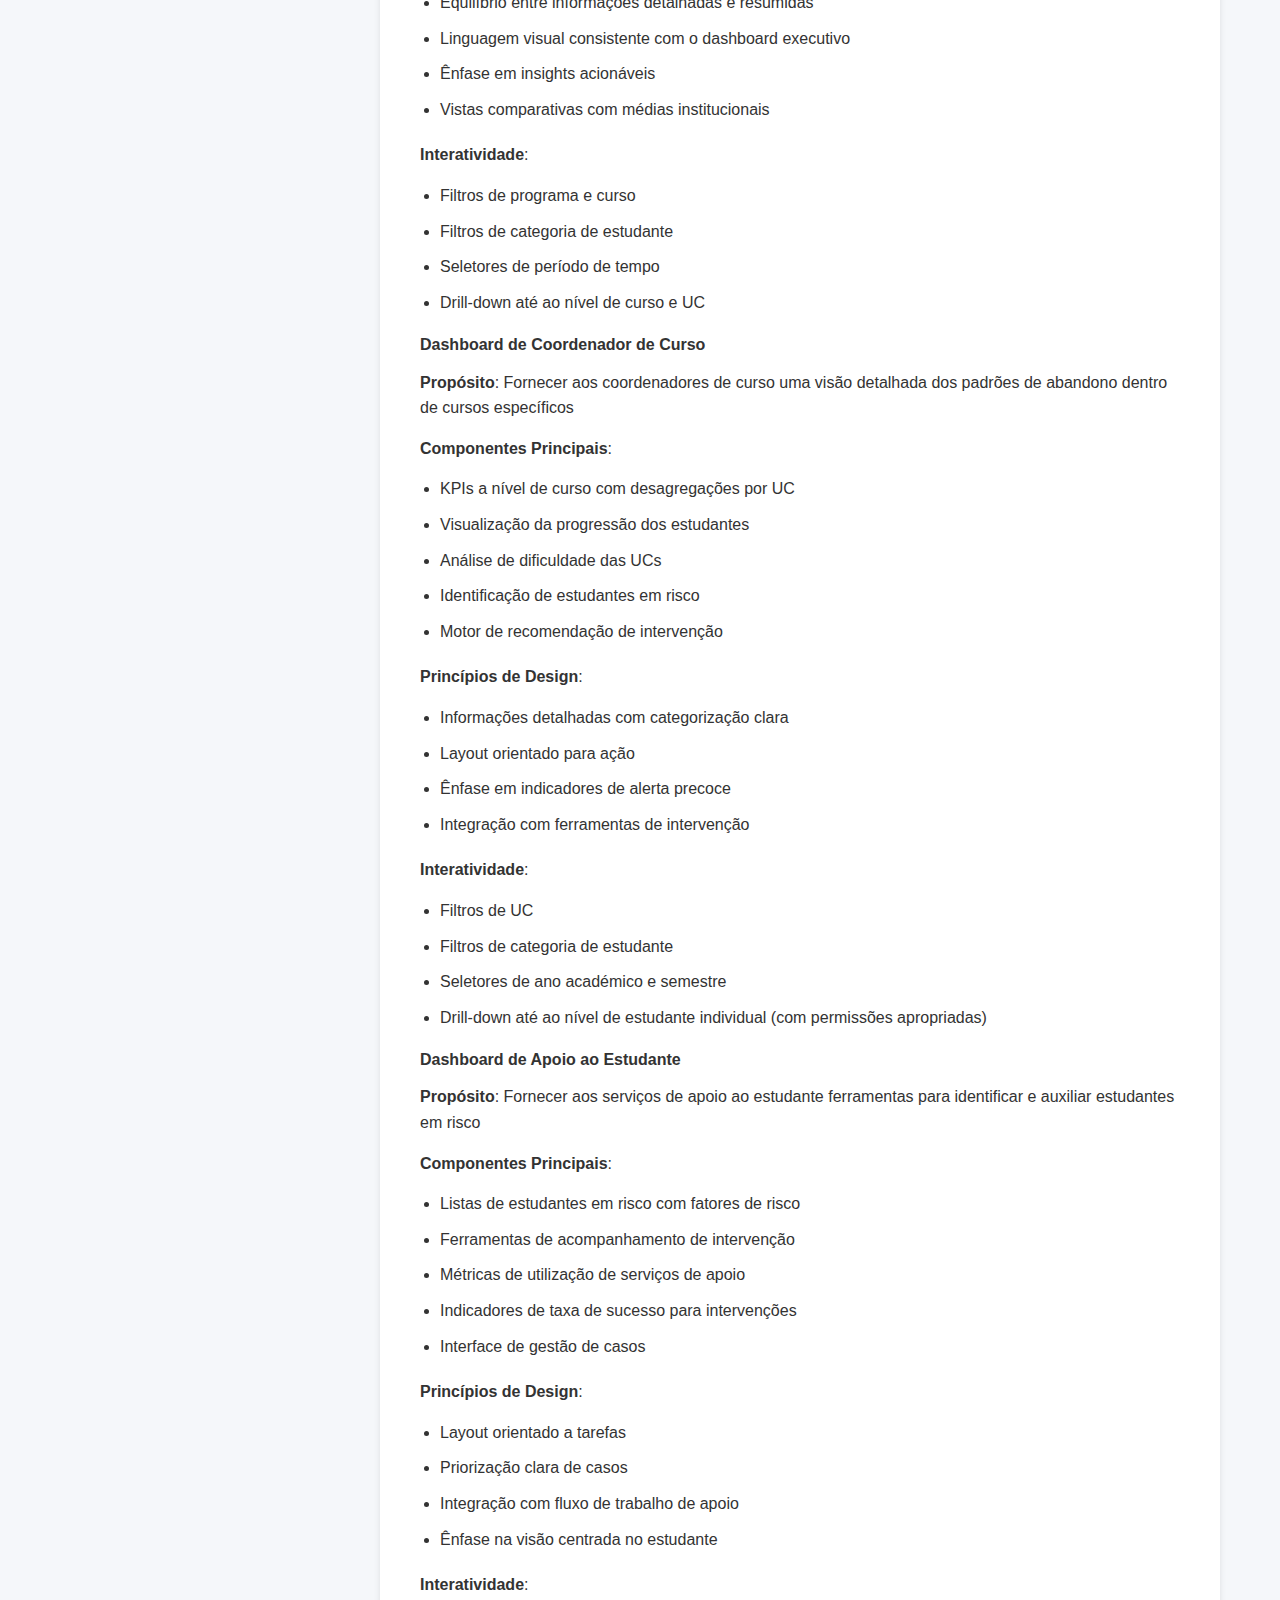
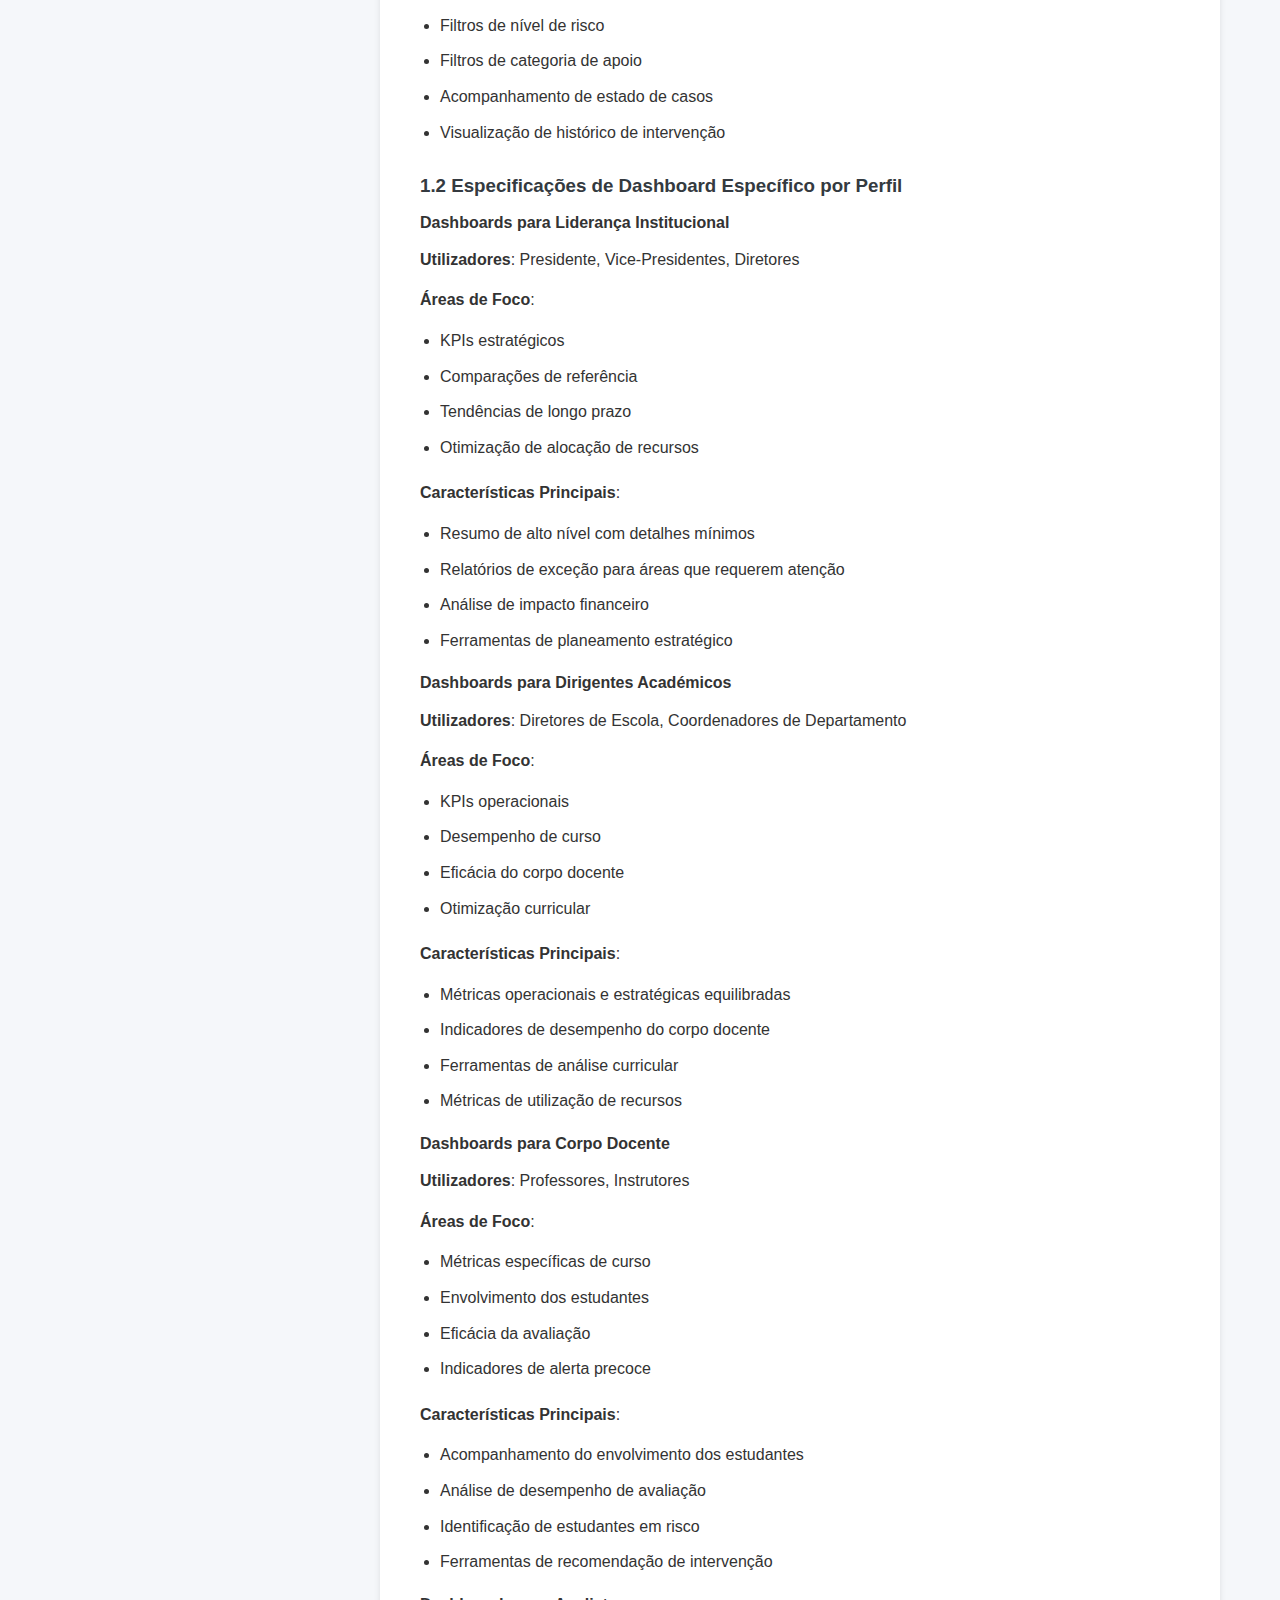
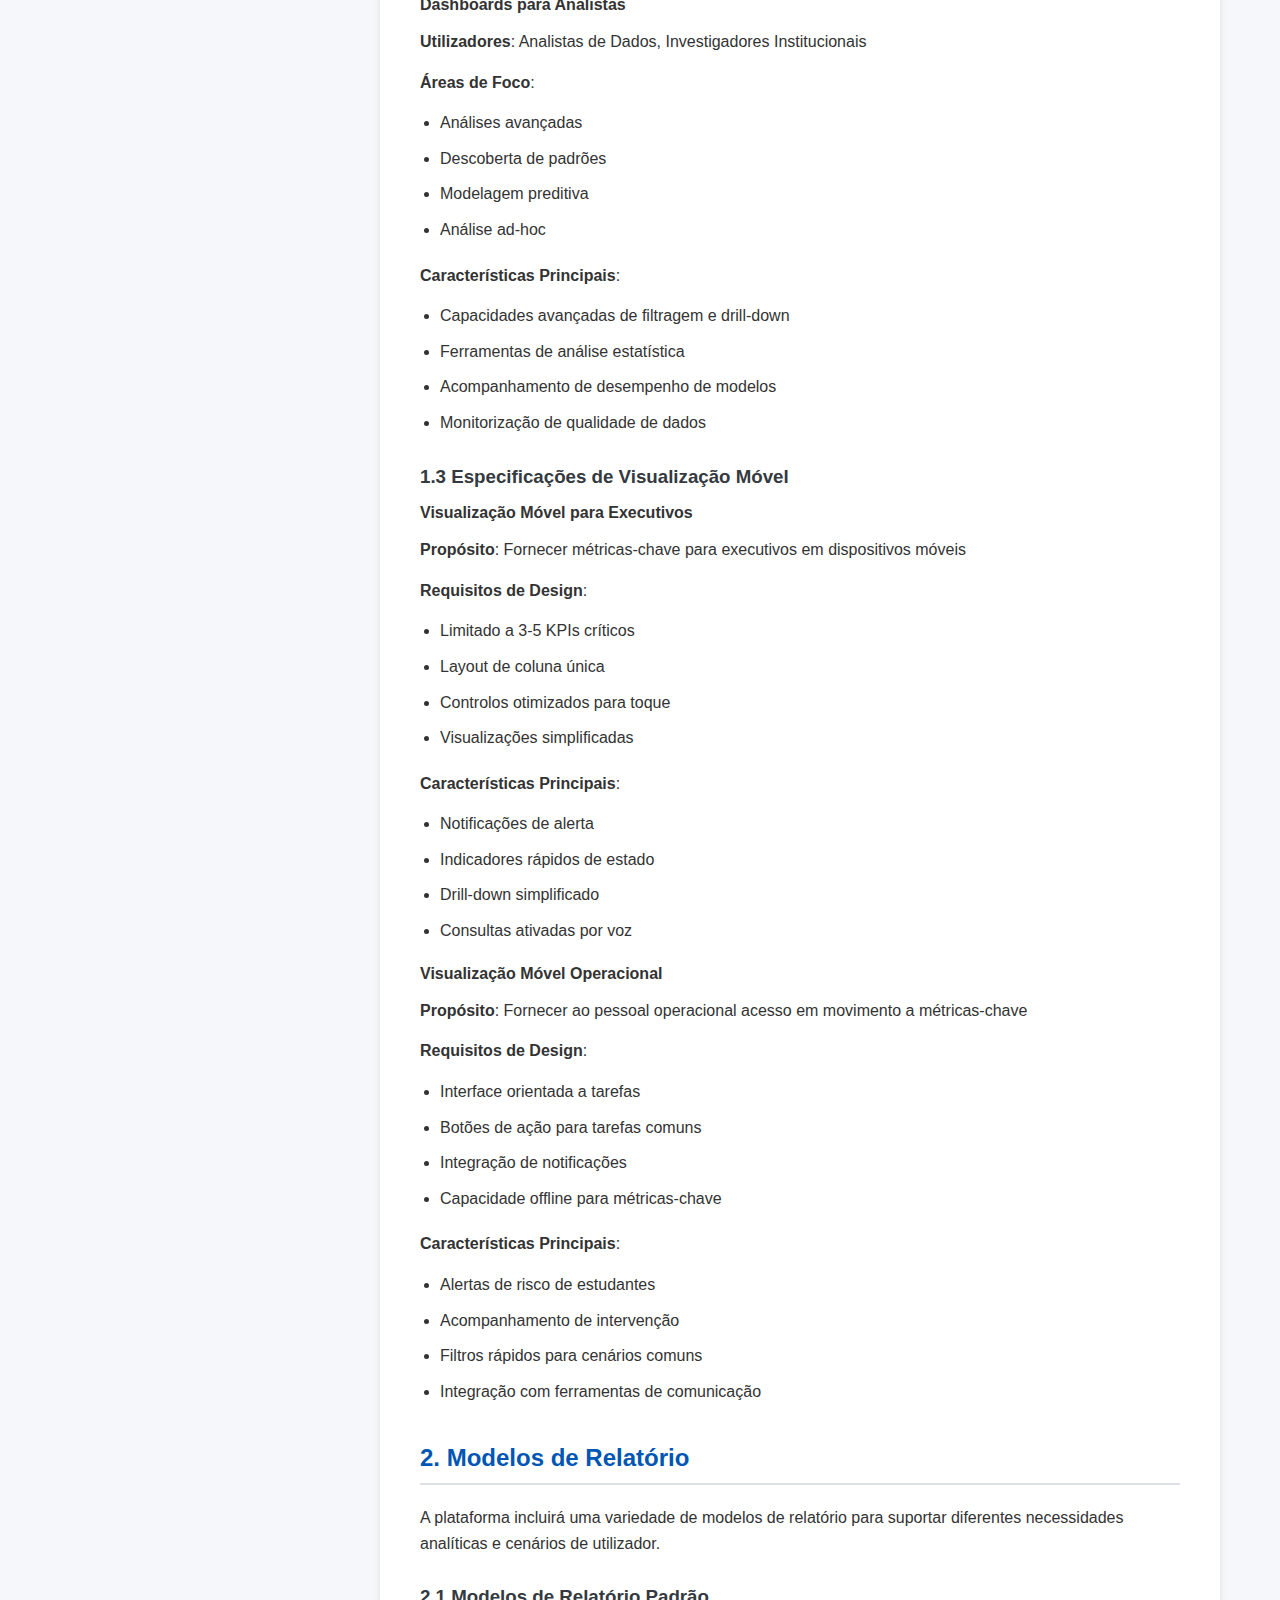
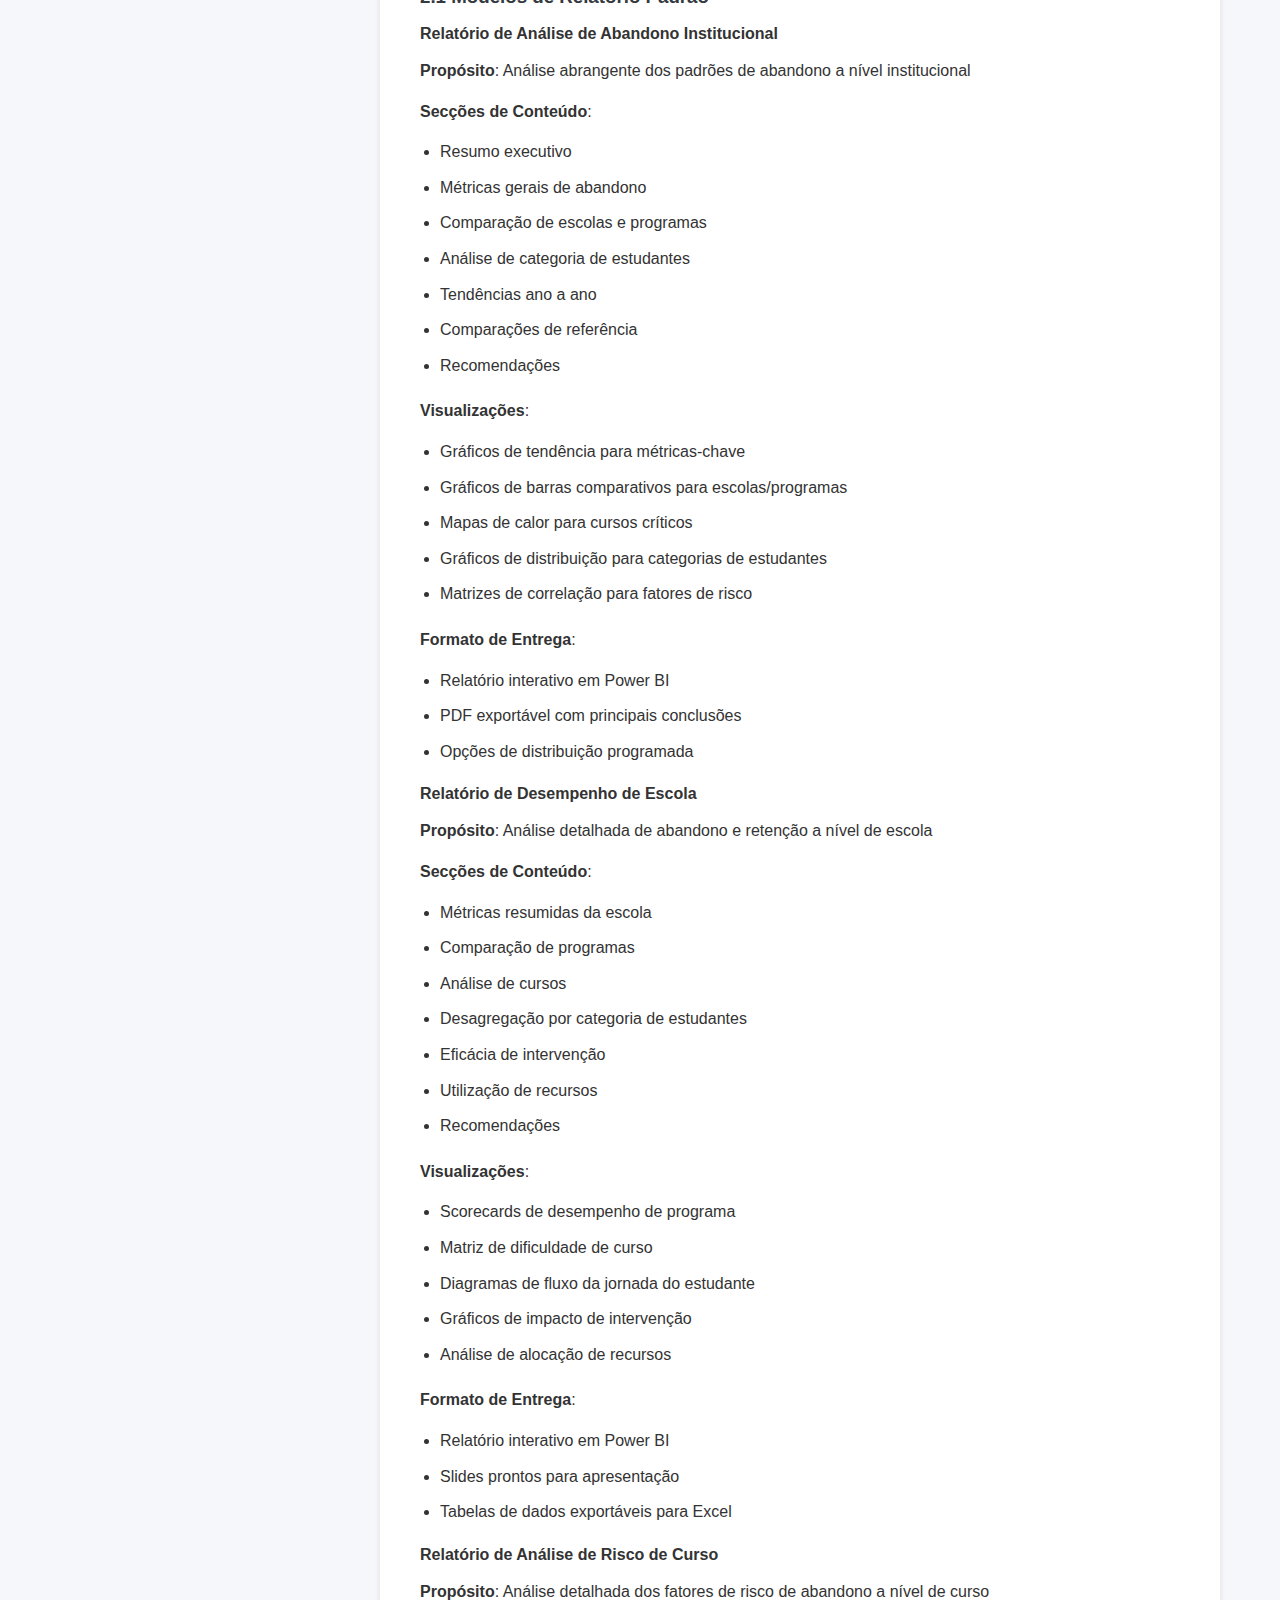
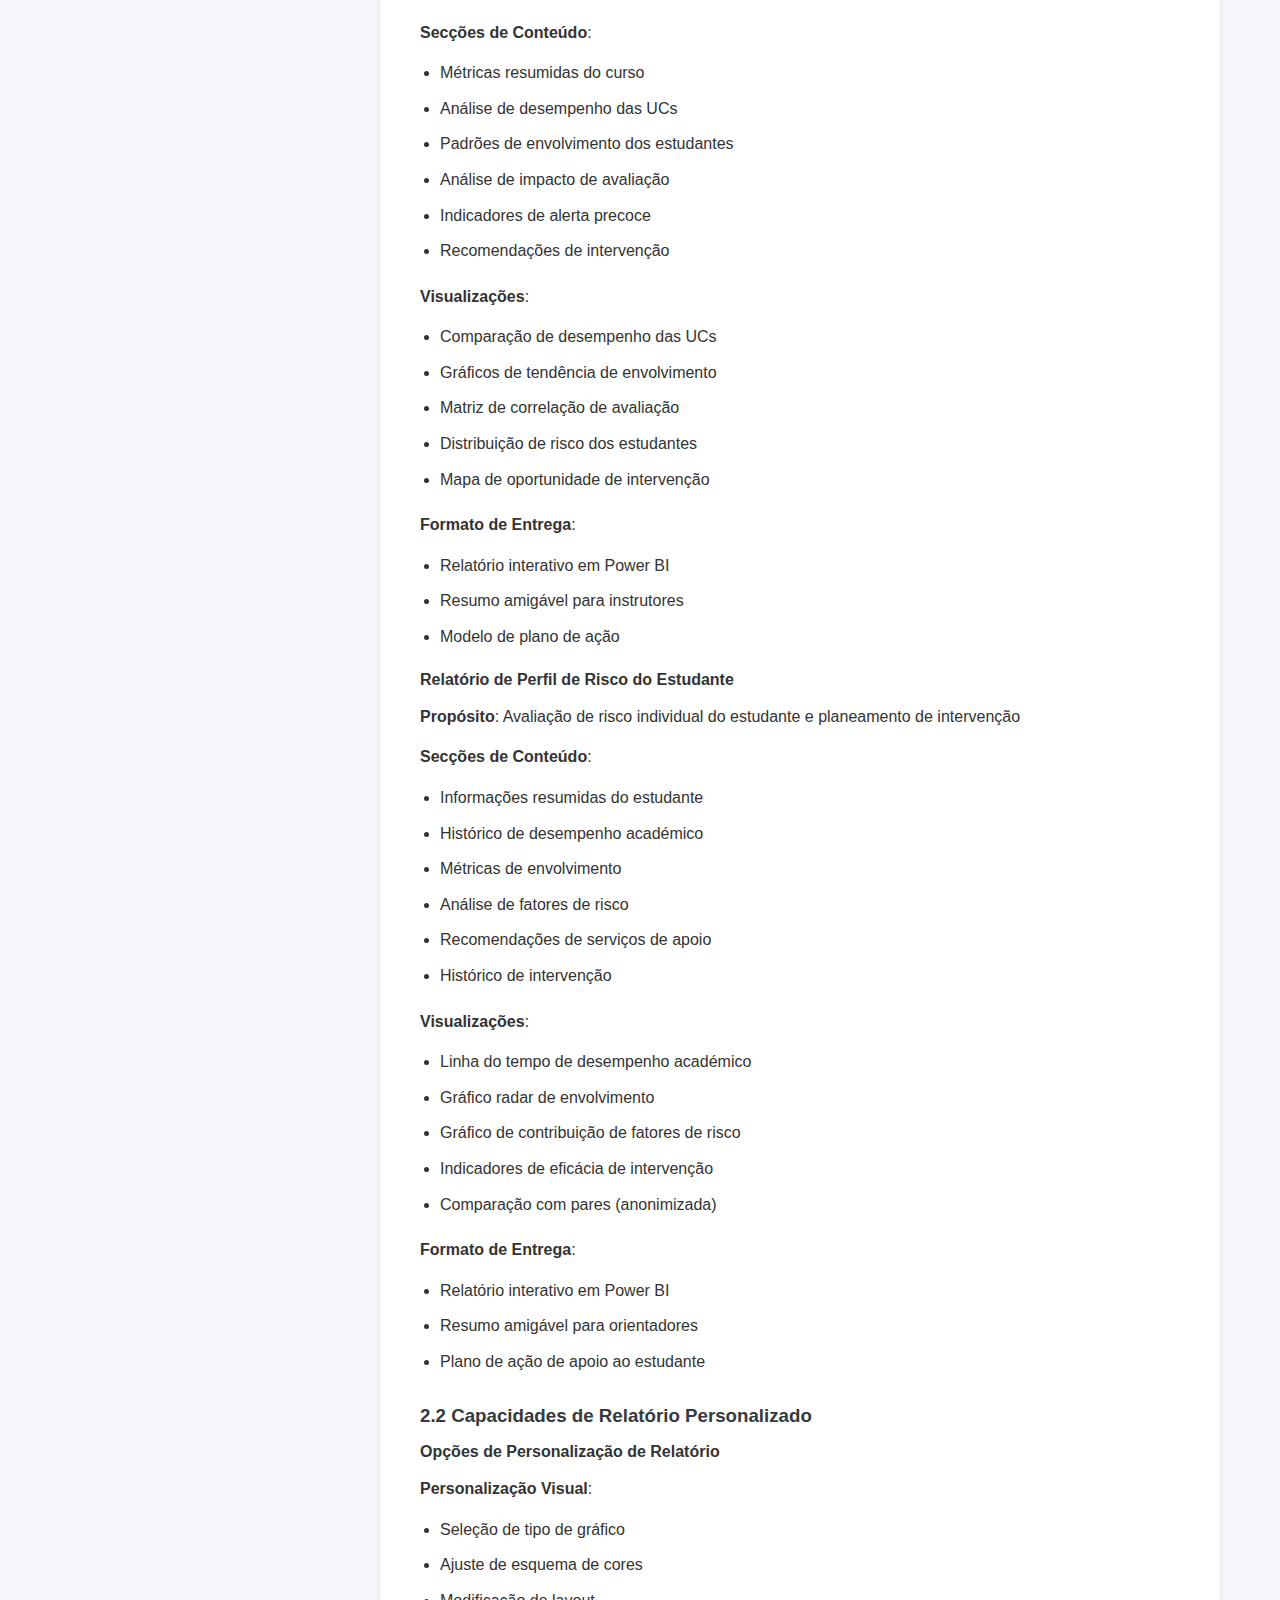
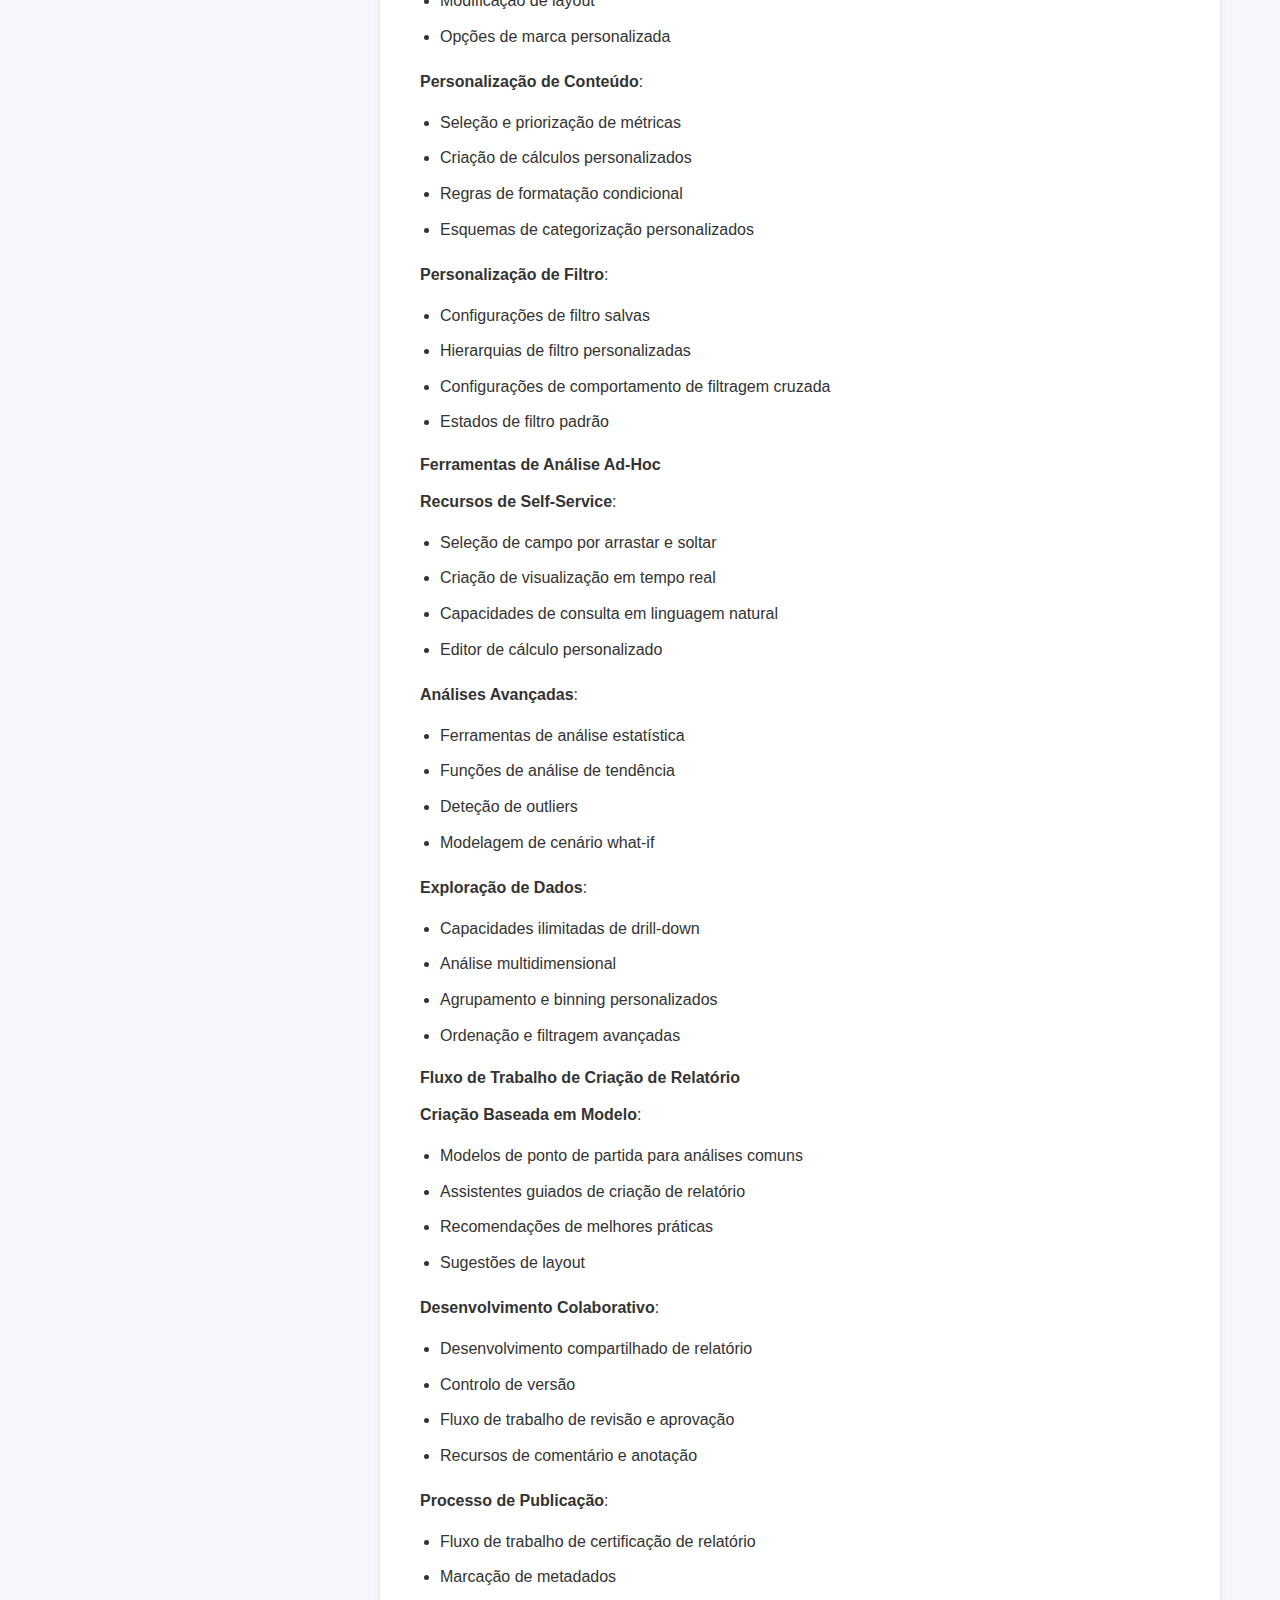
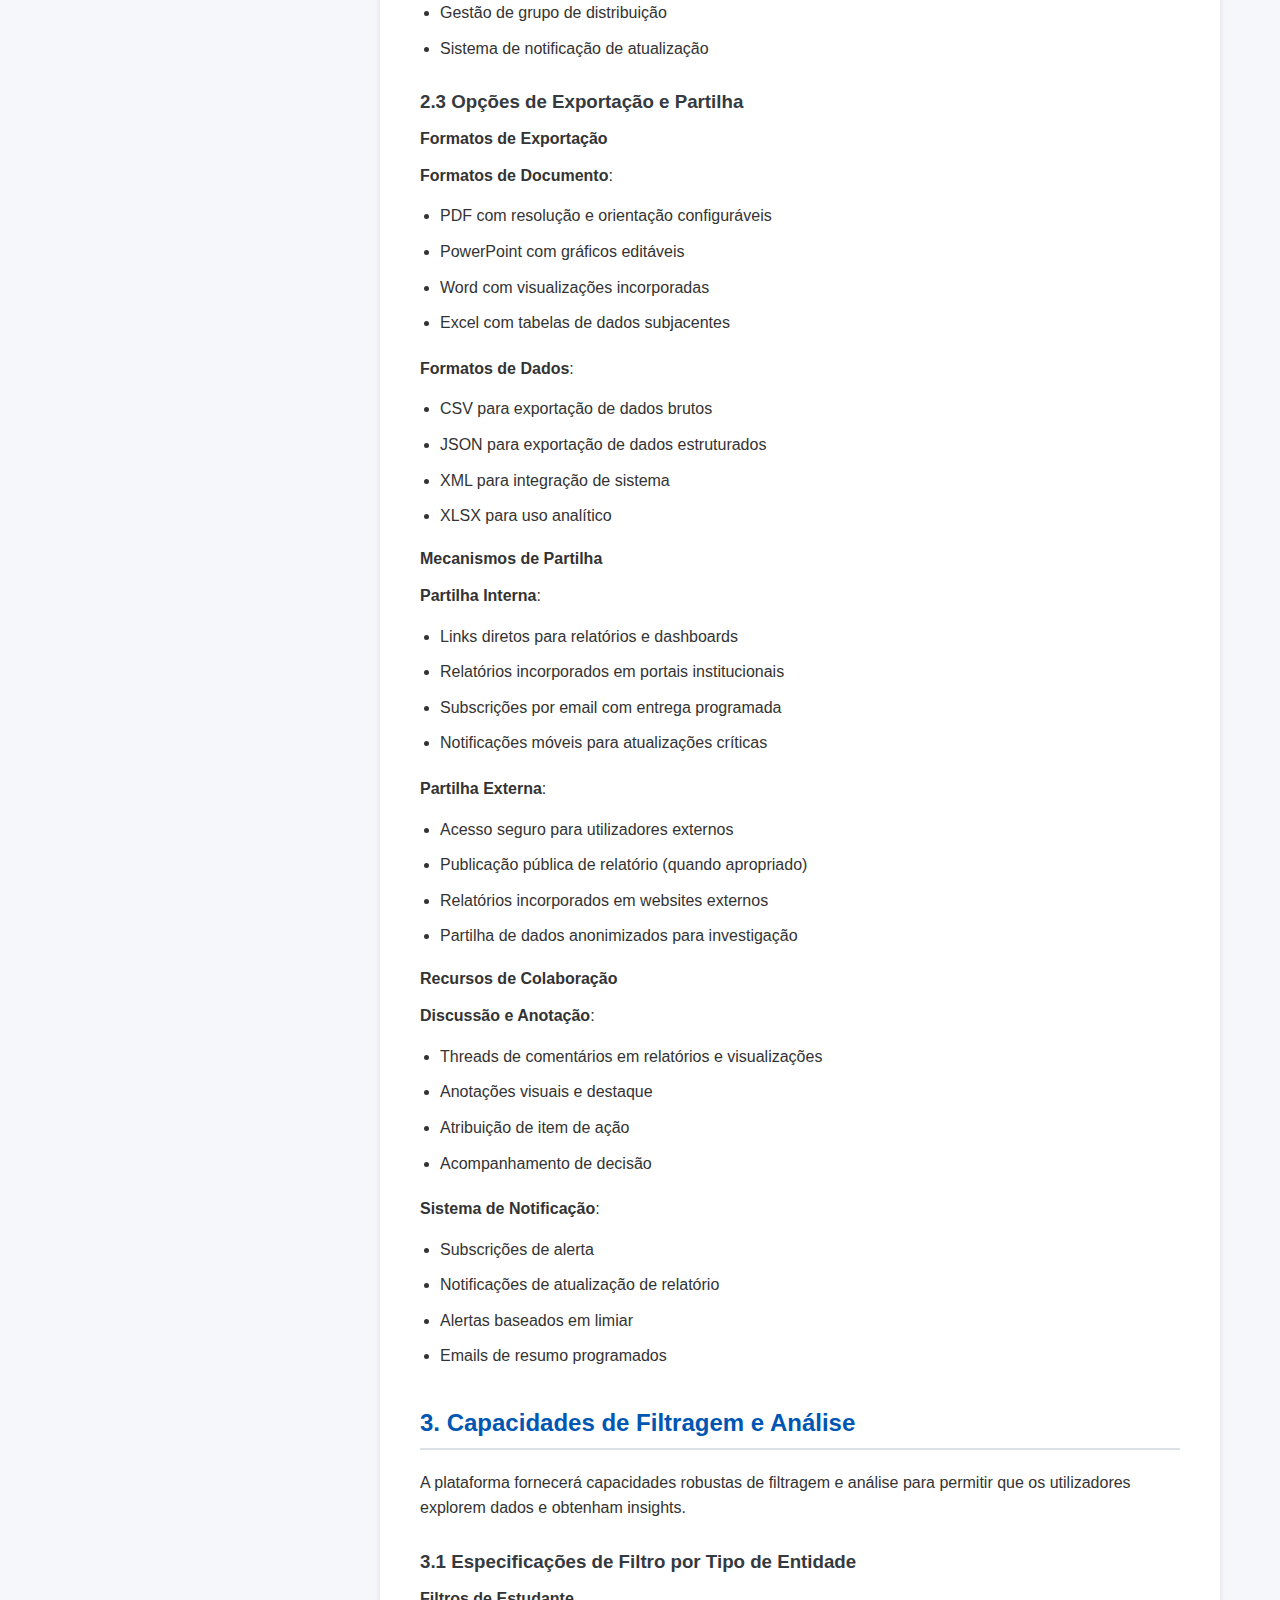
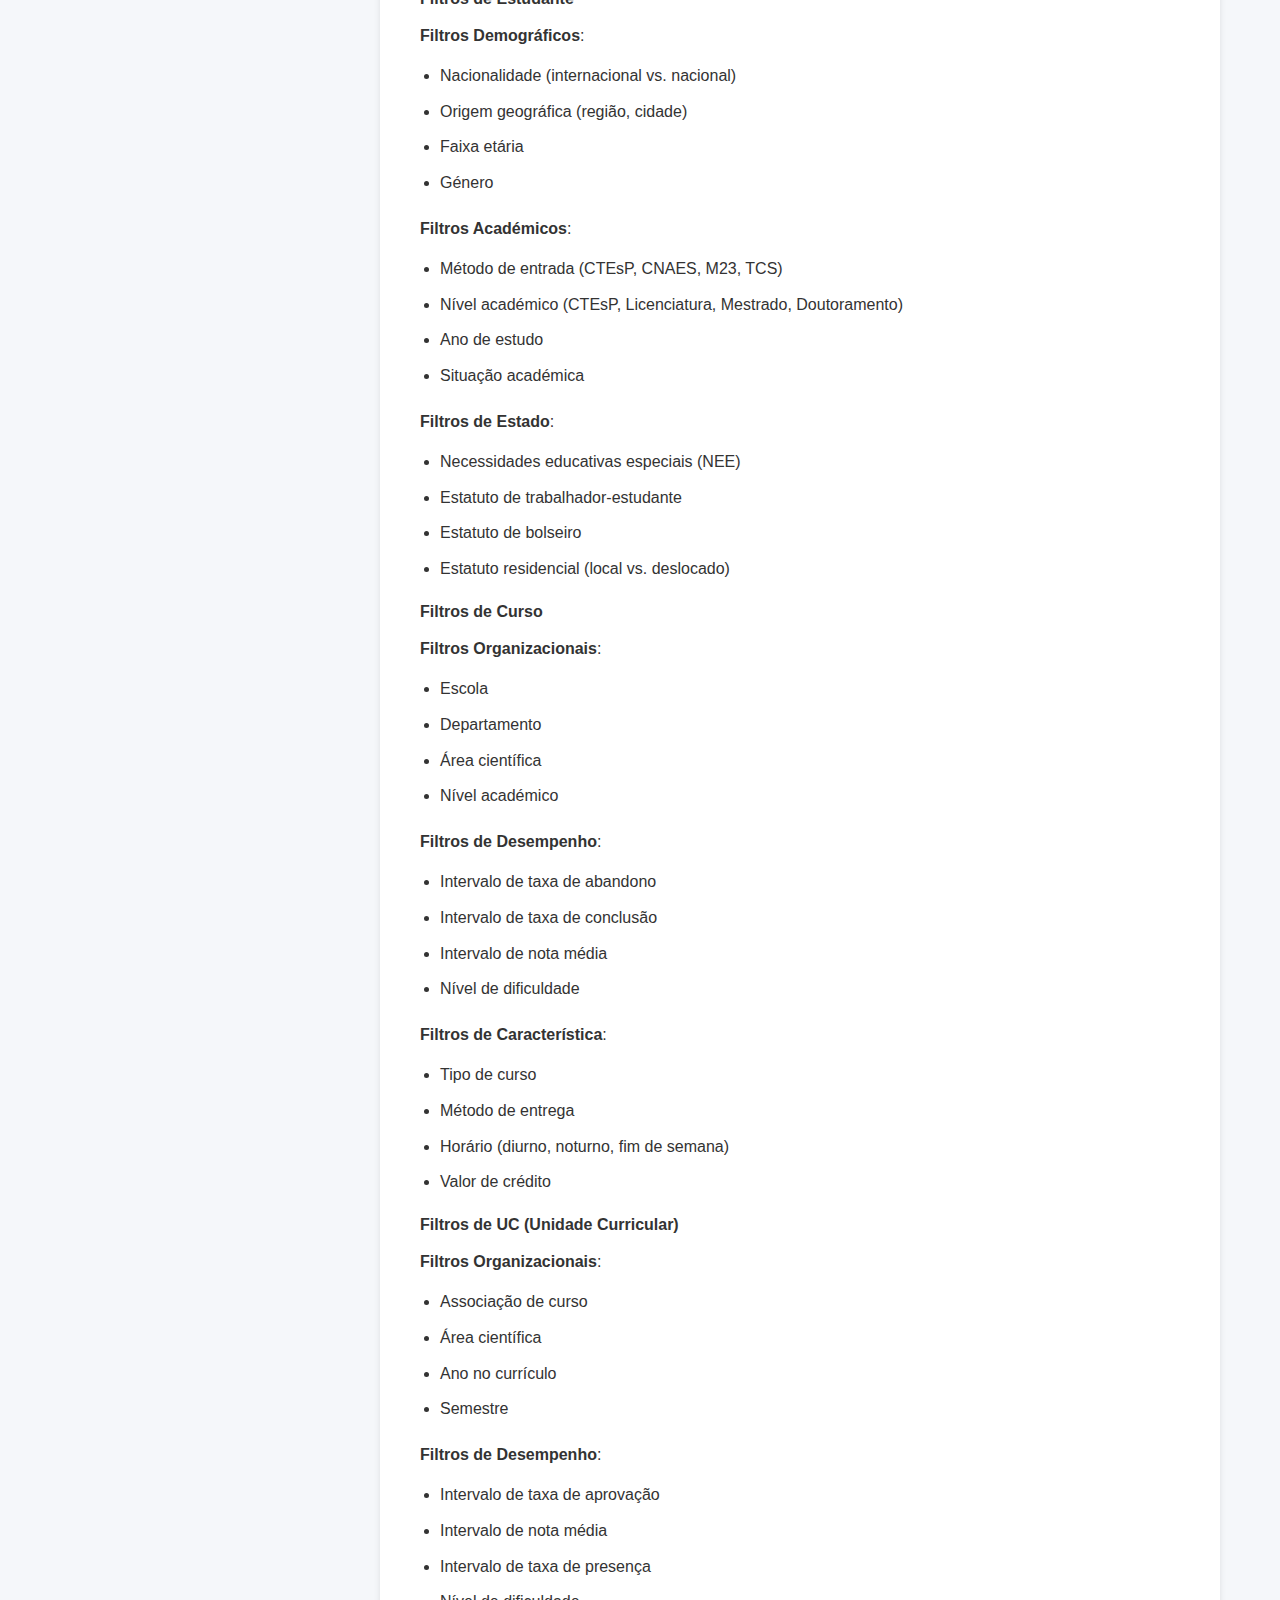
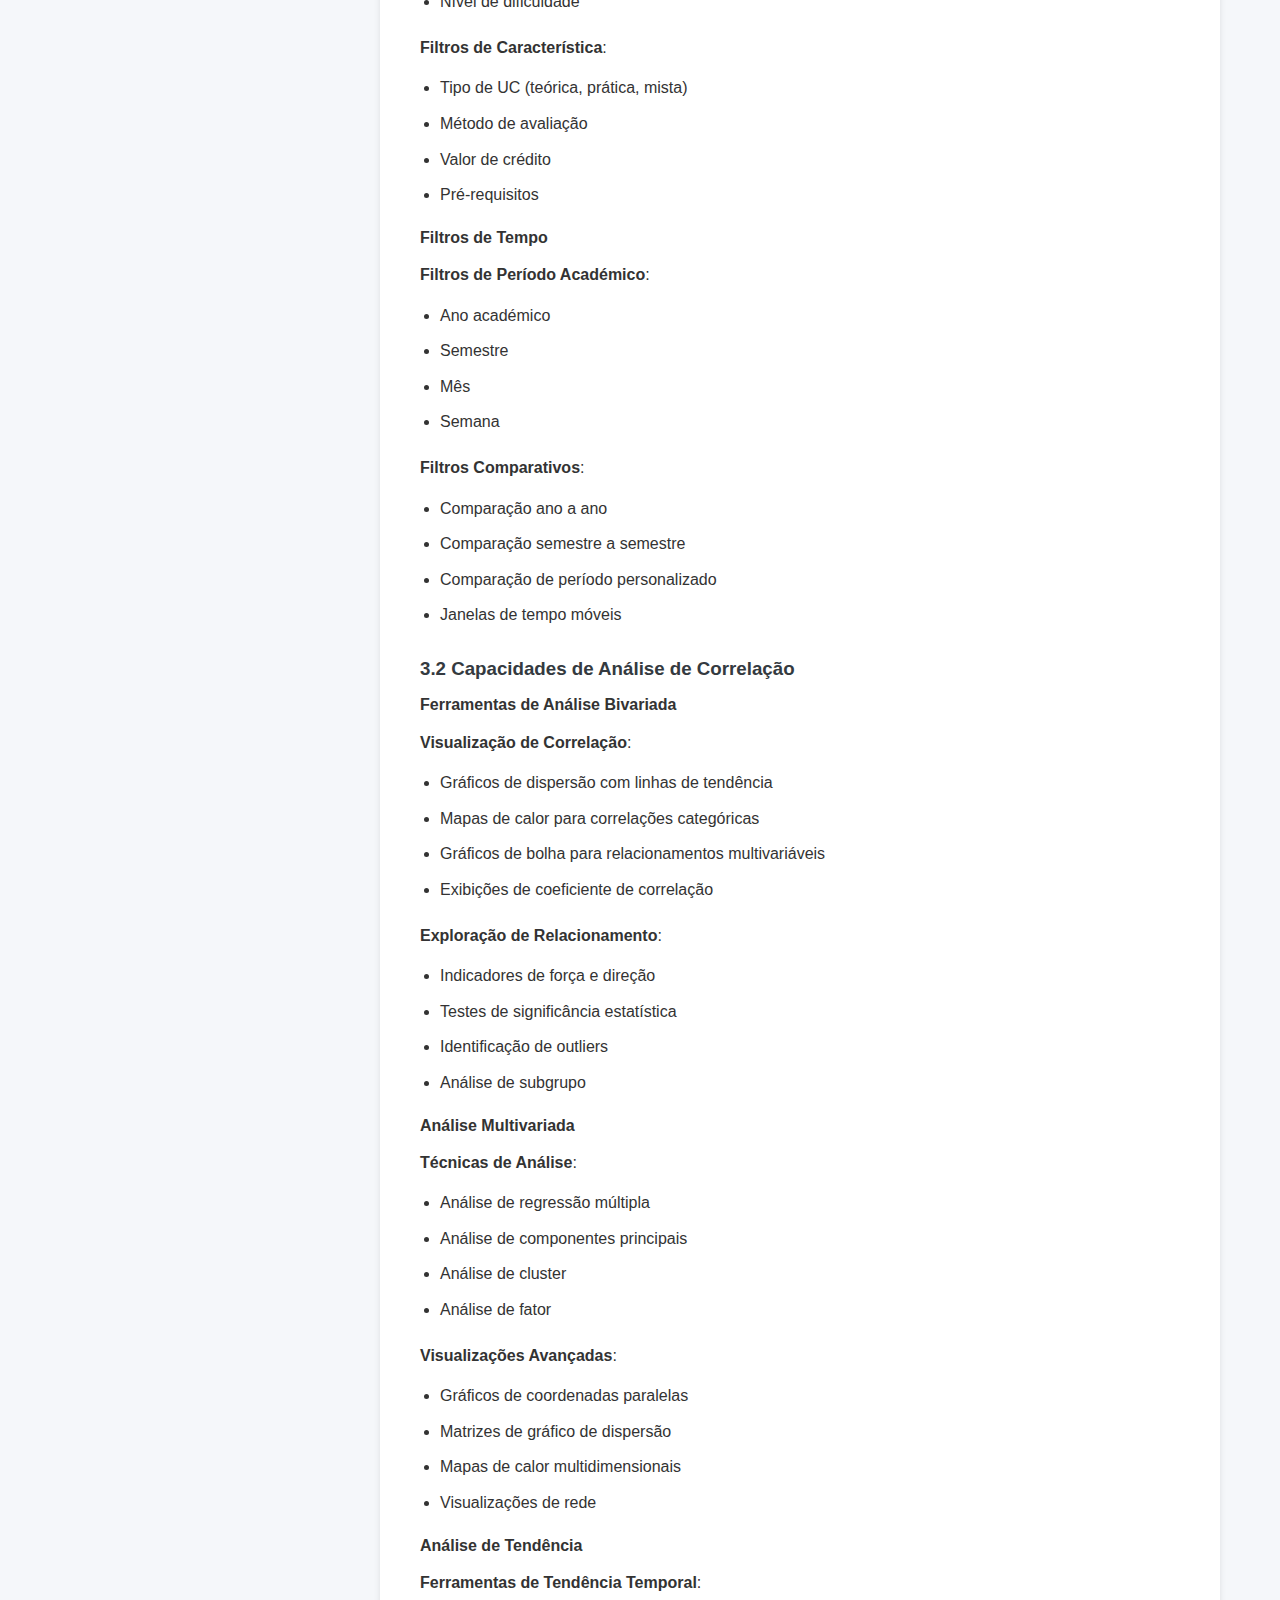
<file: especificacoes/interface.html>
<!DOCTYPE html>
<html lang="pt">
<head>
    <meta charset="UTF-8">
    <meta name="viewport" content="width=device-width, initial-scale=1.0">
    <title>Interface e Visualização - Especificações</title>
    <link rel="stylesheet" href="../styles.css">
    <link rel="stylesheet" href="../mobile-accessibility.css">
    <link rel="stylesheet" href="https://cdnjs.cloudflare.com/ajax/libs/font-awesome/6.0.0-beta3/css/all.min.css">
</head>
<body>
    <a href="#main-content" class="skip-to-content">Ir para o conteúdo</a>
    
    <header>
        <div class="container">
            <div class="logo">
                <h1>IPLeiria</h1>
            </div>
            <nav>
                <ul>
                    <li><a href="../index.html">Início</a></li>
                    <li><a href="../rfq.html">Caderno de encargos</a></li>
                    <li><a href="../especificacoes.html" class="active">Especificações</a></li>
                    <li><a href="../contacto.html">Contacto</a></li>
                </ul>
            </nav>
        </div>
    </header>

    <div class="breadcrumbs">
        <div class="container">
            <ul>
                <li><a href="../index.html">Início</a></li>
                <li><a href="../especificacoes.html">Especificações</a></li>
                <li class="active">Interface e Visualização</li>
            </ul>
        </div>
    </div>

    <section class="content-section .with-sidebar">
        <div class="container">
            <div class="sidebar">
                <div class="toc">
                    <h3>Índice</h3>
                    <!-- Table of contents will be generated by JavaScript -->
                </div>
                <div class="actions">
                    <button onclick="printPage() " class="btn secondary"><i class="fas fa-print"></i> Imprimir</button>
                    <button onclick="copyPageUrl()" class="btn secondary"><i class="fas fa-link"></i> Copiar Link</button>
                    <a href="../requisitos_interface_visualizacao.md" download="Interface_Visualizacao.md" class="btn secondary"><i class="fas fa-download"></i> Download</a>
                </div>
                <div class="other-docs">
                    <h3>Outros Documentos</h3>
                    <ul>
                        <li><a href="introducao.html">Introdução e Visão Geral</a></li>
                        <li><a href="requisitos.html">Requisitos Técnicos e Arquitetura</a></li>
                        <li><a href="modelo.html">Modelo de Dados e Indicadores</a></li>
                        <li><a href="implementacao.html">Implementação e Implantação</a></li>
                        <li><a href="../rfq.html">Caderno de Encargos</a></li>
                    </ul>
                </div>
            </div>
            <div class="page-content" id="main-content">
                <h1>Interface e Visualização</h1>

                <div class="toc-mobile">
                    <h3>Índice</h3>
                    <!-- Mobile table of contents will be generated by JavaScript -->
                </div>
                                <h2 id="design-dashboard">1. Design de Dashboard</h2>
                
                <p>A plataforma Power BI incluirá uma variedade de dashboards projetados para atender às necessidades de diferentes perfis de utilizadores e casos de uso. As seguintes especificações descrevem os requisitos para estes dashboards.</p>
                
                <h3 id="especificacoes-dashboard-principal">1.1 Especificações do Dashboard Principal</h3>
                
                <h4>Dashboard Executivo</h4>
                <p><strong>Propósito</strong>: Fornecer uma visão geral de alto nível dos indicadores de sucesso e de abandono para a liderança institucional</p>
                <p><strong>Componentes Principais</strong>:</p>
                <ul>
                    <li>KPIs a nível institucional com indicadores de tendência</li>
                    <li>Gráficos comparativos entre Escolas</li>
                    <li>Métricas de sucesso e de retenção ano a ano</li>
                    <li>Indicadores de alerta estratégicos, cruzados com o plano estratégico da instituição</li>
                    <li>Comparações de referência com dados nacionais</li>
                </ul>
                <p><strong>Princípios de Design</strong>:</p>
                <ul>
                    <li>Design limpo e minimalista com foco em métricas-chave</li>
                    <li>Limitado a 5-7 visualizações de alto impacto</li>
                    <li>Codificação de cores clara para indicadores de desempenho</li>
                    <li>Layout otimizado para dispositivos móveis</li>
                </ul>
                <p><strong>Interatividade</strong>:</p>
                <ul>
                    <li>Seletores de período de tempo (ano académico, semestre)</li>
                    <li>Capacidade de drill-down até ao nível máximo</li>
                    <li>Enriquecimento de tooltip com informações contextuais</li>
                </ul>
                
                <h4>Dashboard de Gestão de Escola</h4>
                <p><strong>Propósito</strong>: Fornecer aos diretores de escola uma visão detalhada dos padrões de abandono dentro da sua escola</p>
                <p><strong>Componentes Principais</strong>:</p>
                <ul>
                    <li>KPIs a nível de escola com desagregações por UC</li>
                    <li>Gráficos comparativos de UCs</li>
                    <li>Identificação de cursos críticos</li>
                    <li>Distribuição de risco dos estudantes</li>
                    <li>Métricas de acompanhamento de intervenção</li>
                </ul>
                <p><strong>Princípios de Design</strong>:</p>
                <ul>
                    <li>Equilíbrio entre informações detalhadas e resumidas</li>
                    <li>Linguagem visual consistente com o dashboard executivo</li>
                    <li>Ênfase em insights acionáveis</li>
                    <li>Vistas comparativas com médias institucionais</li>
                </ul>
                <p><strong>Interatividade</strong>:</p>
                <ul>
                    <li>Filtros de programa e curso</li>
                    <li>Filtros de categoria de estudante</li>
                    <li>Seletores de período de tempo</li>
                    <li>Drill-down até ao nível de curso e UC</li>
                </ul>
                
                <h4>Dashboard de Coordenador de Curso</h4>
                <p><strong>Propósito</strong>: Fornecer aos coordenadores de curso uma visão detalhada dos padrões de abandono dentro de cursos específicos</p>
                <p><strong>Componentes Principais</strong>:</p>
                <ul>
                    <li>KPIs a nível de curso com desagregações por UC</li>
                    <li>Visualização da progressão dos estudantes</li>
                    <li>Análise de dificuldade das UCs</li>
                    <li>Identificação de estudantes em risco</li>
                    <li>Motor de recomendação de intervenção</li>
                </ul>
                <p><strong>Princípios de Design</strong>:</p>
                <ul>
                    <li>Informações detalhadas com categorização clara</li>
                    <li>Layout orientado para ação</li>
                    <li>Ênfase em indicadores de alerta precoce</li>
                    <li>Integração com ferramentas de intervenção</li>
                </ul>
                <p><strong>Interatividade</strong>:</p>
                <ul>
                    <li>Filtros de UC</li>
                    <li>Filtros de categoria de estudante</li>
                    <li>Seletores de ano académico e semestre</li>
                    <li>Drill-down até ao nível de estudante individual (com permissões apropriadas)</li>
                </ul>
                
                <h4>Dashboard de Apoio ao Estudante</h4>
                <p><strong>Propósito</strong>: Fornecer aos serviços de apoio ao estudante ferramentas para identificar e auxiliar estudantes em risco</p>
                <p><strong>Componentes Principais</strong>:</p>
                <ul>
                    <li>Listas de estudantes em risco com fatores de risco</li>
                    <li>Ferramentas de acompanhamento de intervenção</li>
                    <li>Métricas de utilização de serviços de apoio</li>
                    <li>Indicadores de taxa de sucesso para intervenções</li>
                    <li>Interface de gestão de casos</li>
                </ul>
                <p><strong>Princípios de Design</strong>:</p>
                <ul>
                    <li>Layout orientado a tarefas</li>
                    <li>Priorização clara de casos</li>
                    <li>Integração com fluxo de trabalho de apoio</li>
                    <li>Ênfase na visão centrada no estudante</li>
                </ul>
                <p><strong>Interatividade</strong>:</p>
                <ul>
                    <li>Filtros de nível de risco</li>
                    <li>Filtros de categoria de apoio</li>
                    <li>Acompanhamento de estado de casos</li>
                    <li>Visualização de histórico de intervenção</li>
                </ul>
                
                <h3 id="especificacoes-dashboard-perfil">1.2 Especificações de Dashboard Específico por Perfil</h3>
                
                <h4>Dashboards para Liderança Institucional</h4>
                <p><strong>Utilizadores</strong>: Presidente, Vice-Presidentes, Diretores</p>
                <p><strong>Áreas de Foco</strong>:</p>
                <ul>
                    <li>KPIs estratégicos</li>
                    <li>Comparações de referência</li>
                    <li>Tendências de longo prazo</li>
                    <li>Otimização de alocação de recursos</li>
                </ul>
                <p><strong>Características Principais</strong>:</p>
                <ul>
                    <li>Resumo de alto nível com detalhes mínimos</li>
                    <li>Relatórios de exceção para áreas que requerem atenção</li>
                    <li>Análise de impacto financeiro</li>
                    <li>Ferramentas de planeamento estratégico</li>
                </ul>
                <h4>Dashboards para Dirigentes Académicos</h4>
                <p><strong>Utilizadores</strong>: Diretores de Escola, Coordenadores de Departamento</p>
                <p><strong>Áreas de Foco</strong>:</p>
                <ul>
                    <li>KPIs operacionais</li>
                    <li>Desempenho de curso</li>
                    <li>Eficácia do corpo docente</li>
                    <li>Otimização curricular</li>
                </ul>
                <p><strong>Características Principais</strong>:</p>
                <ul>
                    <li>Métricas operacionais e estratégicas equilibradas</li>
                    <li>Indicadores de desempenho do corpo docente</li>
                    <li>Ferramentas de análise curricular</li>
                    <li>Métricas de utilização de recursos</li>
                </ul>
                
                <h4>Dashboards para Corpo Docente</h4>
                <p><strong>Utilizadores</strong>: Professores, Instrutores</p>
                <p><strong>Áreas de Foco</strong>:</p>
                <ul>
                    <li>Métricas específicas de curso</li>
                    <li>Envolvimento dos estudantes</li>
                    <li>Eficácia da avaliação</li>
                    <li>Indicadores de alerta precoce</li>
                </ul>
                <p><strong>Características Principais</strong>:</p>
                <ul>
                    <li>Acompanhamento do envolvimento dos estudantes</li>
                    <li>Análise de desempenho de avaliação</li>
                    <li>Identificação de estudantes em risco</li>
                    <li>Ferramentas de recomendação de intervenção</li>
                </ul>
                
                <h4>Dashboards para Analistas</h4>
                <p><strong>Utilizadores</strong>: Analistas de Dados, Investigadores Institucionais</p>
                <p><strong>Áreas de Foco</strong>:</p>
                <ul>
                    <li>Análises avançadas</li>
                    <li>Descoberta de padrões</li>
                    <li>Modelagem preditiva</li>
                    <li>Análise ad-hoc</li>
                </ul>
                <p><strong>Características Principais</strong>:</p>
                <ul>
                    <li>Capacidades avançadas de filtragem e drill-down</li>
                    <li>Ferramentas de análise estatística</li>
                    <li>Acompanhamento de desempenho de modelos</li>
                    <li>Monitorização de qualidade de dados</li>
                </ul>
                
                <h3 id="especificacoes-visualizacao-movel">1.3 Especificações de Visualização Móvel</h3>
                
                <h4>Visualização Móvel para Executivos</h4>
                <p><strong>Propósito</strong>: Fornecer métricas-chave para executivos em dispositivos móveis</p>
                <p><strong>Requisitos de Design</strong>:</p>
                <ul>
                    <li>Limitado a 3-5 KPIs críticos</li>
                    <li>Layout de coluna única</li>
                    <li>Controlos otimizados para toque</li>
                    <li>Visualizações simplificadas</li>
                </ul>
                                <p><strong>Características Principais</strong>:</p>
                <ul>
                    <li>Notificações de alerta</li>
                    <li>Indicadores rápidos de estado</li>
                    <li>Drill-down simplificado</li>
                    <li>Consultas ativadas por voz</li>
                </ul>
                
                <h4>Visualização Móvel Operacional</h4>
                <p><strong>Propósito</strong>: Fornecer ao pessoal operacional acesso em movimento a métricas-chave</p>
                <p><strong>Requisitos de Design</strong>:</p>
                <ul>
                    <li>Interface orientada a tarefas</li>
                    <li>Botões de ação para tarefas comuns</li>
                    <li>Integração de notificações</li>
                    <li>Capacidade offline para métricas-chave</li>
                </ul>
                <p><strong>Características Principais</strong>:</p>
                <ul>
                    <li>Alertas de risco de estudantes</li>
                    <li>Acompanhamento de intervenção</li>
                    <li>Filtros rápidos para cenários comuns</li>
                    <li>Integração com ferramentas de comunicação</li>
                </ul>
                
                <h2 id="modelos-relatorio">2. Modelos de Relatório</h2>
                
                <p>A plataforma incluirá uma variedade de modelos de relatório para suportar diferentes necessidades analíticas e cenários de utilizador.</p>
                
                <h3 id="modelos-relatorio-padrao">2.1 Modelos de Relatório Padrão</h3>
                
                <h4>Relatório de Análise de Abandono Institucional</h4>
                <p><strong>Propósito</strong>: Análise abrangente dos padrões de abandono a nível institucional</p>
                <p><strong>Secções de Conteúdo</strong>:</p>
                <ul>
                    <li>Resumo executivo</li>
                    <li>Métricas gerais de abandono</li>
                    <li>Comparação de escolas e programas</li>
                    <li>Análise de categoria de estudantes</li>
                    <li>Tendências ano a ano</li>
                    <li>Comparações de referência</li>
                    <li>Recomendações</li>
                </ul>
                                <p><strong>Visualizações</strong>:</p>
                <ul>
                    <li>Gráficos de tendência para métricas-chave</li>
                    <li>Gráficos de barras comparativos para escolas/programas</li>
                    <li>Mapas de calor para cursos críticos</li>
                    <li>Gráficos de distribuição para categorias de estudantes</li>
                    <li>Matrizes de correlação para fatores de risco</li>
                </ul>
                <p><strong>Formato de Entrega</strong>:</p>
                <ul>
                    <li>Relatório interativo em Power BI</li>
                    <li>PDF exportável com principais conclusões</li>
                    <li>Opções de distribuição programada</li>
                </ul>
                
                <h4>Relatório de Desempenho de Escola</h4>
                <p><strong>Propósito</strong>: Análise detalhada de abandono e retenção a nível de escola</p>
                <p><strong>Secções de Conteúdo</strong>:</p>
                <ul>
                    <li>Métricas resumidas da escola</li>
                    <li>Comparação de programas</li>
                    <li>Análise de cursos</li>
                    <li>Desagregação por categoria de estudantes</li>
                    <li>Eficácia de intervenção</li>
                    <li>Utilização de recursos</li>
                    <li>Recomendações</li>
                </ul>
                <p><strong>Visualizações</strong>:</p>
                <ul>
                    <li>Scorecards de desempenho de programa</li>
                    <li>Matriz de dificuldade de curso</li>
                    <li>Diagramas de fluxo da jornada do estudante</li>
                    <li>Gráficos de impacto de intervenção</li>
                    <li>Análise de alocação de recursos</li>
                </ul>
                <p><strong>Formato de Entrega</strong>:</p>
                <ul>
                    <li>Relatório interativo em Power BI</li>
                    <li>Slides prontos para apresentação</li>
                    <li>Tabelas de dados exportáveis para Excel</li>
                </ul>
                                <h4>Relatório de Análise de Risco de Curso</h4>
                <p><strong>Propósito</strong>: Análise detalhada dos fatores de risco de abandono a nível de curso</p>
                <p><strong>Secções de Conteúdo</strong>:</p>
                <ul>
                    <li>Métricas resumidas do curso</li>
                    <li>Análise de desempenho das UCs</li>
                    <li>Padrões de envolvimento dos estudantes</li>
                    <li>Análise de impacto de avaliação</li>
                    <li>Indicadores de alerta precoce</li>
                    <li>Recomendações de intervenção</li>
                </ul>
                <p><strong>Visualizações</strong>:</p>
                <ul>
                    <li>Comparação de desempenho das UCs</li>
                    <li>Gráficos de tendência de envolvimento</li>
                    <li>Matriz de correlação de avaliação</li>
                    <li>Distribuição de risco dos estudantes</li>
                    <li>Mapa de oportunidade de intervenção</li>
                </ul>
                <p><strong>Formato de Entrega</strong>:</p>
                <ul>
                    <li>Relatório interativo em Power BI</li>
                    <li>Resumo amigável para instrutores</li>
                    <li>Modelo de plano de ação</li>
                </ul>
                
                <h4>Relatório de Perfil de Risco do Estudante</h4>
                <p><strong>Propósito</strong>: Avaliação de risco individual do estudante e planeamento de intervenção</p>
                <p><strong>Secções de Conteúdo</strong>:</p>
                <ul>
                    <li>Informações resumidas do estudante</li>
                    <li>Histórico de desempenho académico</li>
                    <li>Métricas de envolvimento</li>
                    <li>Análise de fatores de risco</li>
                    <li>Recomendações de serviços de apoio</li>
                    <li>Histórico de intervenção</li>
                </ul>
                <p><strong>Visualizações</strong>:</p>
                <ul>
                    <li>Linha do tempo de desempenho académico</li>
                    <li>Gráfico radar de envolvimento</li>
                    <li>Gráfico de contribuição de fatores de risco</li>
                    <li>Indicadores de eficácia de intervenção</li>
                    <li>Comparação com pares (anonimizada)</li>
                </ul>
                <p><strong>Formato de Entrega</strong>:</p>
                <ul>
                    <li>Relatório interativo em Power BI</li>
                    <li>Resumo amigável para orientadores</li>
                    <li>Plano de ação de apoio ao estudante</li>
                </ul>
                
                <h3 id="capacidades-relatorio-personalizado">2.2 Capacidades de Relatório Personalizado</h3>
                
                <h4>Opções de Personalização de Relatório</h4>
                <p><strong>Personalização Visual</strong>:</p>
                <ul>
                    <li>Seleção de tipo de gráfico</li>
                    <li>Ajuste de esquema de cores</li>
                    <li>Modificação de layout</li>
                    <li>Opções de marca personalizada</li>
                </ul>
                <p><strong>Personalização de Conteúdo</strong>:</p>
                <ul>
                    <li>Seleção e priorização de métricas</li>
                    <li>Criação de cálculos personalizados</li>
                    <li>Regras de formatação condicional</li>
                    <li>Esquemas de categorização personalizados</li>
                </ul>
                <p><strong>Personalização de Filtro</strong>:</p>
                <ul>
                    <li>Configurações de filtro salvas</li>
                    <li>Hierarquias de filtro personalizadas</li>
                    <li>Configurações de comportamento de filtragem cruzada</li>
                    <li>Estados de filtro padrão</li>
                </ul>
                
                <h4>Ferramentas de Análise Ad-Hoc</h4>
                <p><strong>Recursos de Self-Service</strong>:</p>
                <ul>
                    <li>Seleção de campo por arrastar e soltar</li>
                    <li>Criação de visualização em tempo real</li>
                    <li>Capacidades de consulta em linguagem natural</li>
                    <li>Editor de cálculo personalizado</li>
                </ul>
                <p><strong>Análises Avançadas</strong>:</p>
                <ul>
                    <li>Ferramentas de análise estatística</li>
                    <li>Funções de análise de tendência</li>
                    <li>Deteção de outliers</li>
                    <li>Modelagem de cenário what-if</li>
                </ul>
                <p><strong>Exploração de Dados</strong>:</p>
                <ul>
                    <li>Capacidades ilimitadas de drill-down</li>
                    <li>Análise multidimensional</li>
                    <li>Agrupamento e binning personalizados</li>
                    <li>Ordenação e filtragem avançadas</li>
                </ul>
                
                <h4>Fluxo de Trabalho de Criação de Relatório</h4>
                <p><strong>Criação Baseada em Modelo</strong>:</p>
                <ul>
                    <li>Modelos de ponto de partida para análises comuns</li>
                    <li>Assistentes guiados de criação de relatório</li>
                    <li>Recomendações de melhores práticas</li>
                    <li>Sugestões de layout</li>
                </ul>
                <p><strong>Desenvolvimento Colaborativo</strong>:</p>
                <ul>
                    <li>Desenvolvimento compartilhado de relatório</li>
                    <li>Controlo de versão</li>
                    <li>Fluxo de trabalho de revisão e aprovação</li>
                    <li>Recursos de comentário e anotação</li>
                </ul>
                <p><strong>Processo de Publicação</strong>:</p>
                <ul>
                    <li>Fluxo de trabalho de certificação de relatório</li>
                    <li>Marcação de metadados</li>
                    <li>Gestão de grupo de distribuição</li>
                    <li>Sistema de notificação de atualização</li>
                </ul>
                
                <h3 id="opcoes-exportacao-partilha">2.3 Opções de Exportação e Partilha</h3>
                
                <h4>Formatos de Exportação</h4>
                <p><strong>Formatos de Documento</strong>:</p>
                <ul>
                    <li>PDF com resolução e orientação configuráveis</li>
                    <li>PowerPoint com gráficos editáveis</li>
                    <li>Word com visualizações incorporadas</li>
                    <li>Excel com tabelas de dados subjacentes</li>
                </ul>
                <p><strong>Formatos de Dados</strong>:</p>
                <ul>
                    <li>CSV para exportação de dados brutos</li>
                    <li>JSON para exportação de dados estruturados</li>
                    <li>XML para integração de sistema</li>
                    <li>XLSX para uso analítico</li>
                </ul>
                
                <h4>Mecanismos de Partilha</h4>
                <p><strong>Partilha Interna</strong>:</p>
                <ul>
                    <li>Links diretos para relatórios e dashboards</li>
                    <li>Relatórios incorporados em portais institucionais</li>
                    <li>Subscrições por email com entrega programada</li>
                    <li>Notificações móveis para atualizações críticas</li>
                </ul>
                <p><strong>Partilha Externa</strong>:</p>
                <ul>
                    <li>Acesso seguro para utilizadores externos</li>
                    <li>Publicação pública de relatório (quando apropriado)</li>
                    <li>Relatórios incorporados em websites externos</li>
                    <li>Partilha de dados anonimizados para investigação</li>
                </ul>
                
                <h4>Recursos de Colaboração</h4>
                <p><strong>Discussão e Anotação</strong>:</p>
                <ul>
                    <li>Threads de comentários em relatórios e visualizações</li>
                    <li>Anotações visuais e destaque</li>
                    <li>Atribuição de item de ação</li>
                    <li>Acompanhamento de decisão</li>
                </ul>
                <p><strong>Sistema de Notificação</strong>:</p>
                <ul>
                    <li>Subscrições de alerta</li>
                    <li>Notificações de atualização de relatório</li>
                    <li>Alertas baseados em limiar</li>
                    <li>Emails de resumo programados</li>
                </ul>
                <h2 id="capacidades-filtragem-analise">3. Capacidades de Filtragem e Análise</h2>
                
                <p>A plataforma fornecerá capacidades robustas de filtragem e análise para permitir que os utilizadores explorem dados e obtenham insights.</p>
                
                <h3 id="especificacoes-filtro-entidade">3.1 Especificações de Filtro por Tipo de Entidade</h3>
                
                <h4>Filtros de Estudante</h4>
                <p><strong>Filtros Demográficos</strong>:</p>
                <ul>
                    <li>Nacionalidade (internacional vs. nacional)</li>
                    <li>Origem geográfica (região, cidade)</li>
                    <li>Faixa etária</li>
                    <li>Género</li>
                </ul>
                <p><strong>Filtros Académicos</strong>:</p>
                <ul>
                    <li>Método de entrada (CTEsP, CNAES, M23, TCS)</li>
                    <li>Nível académico (CTEsP, Licenciatura, Mestrado, Doutoramento)</li>
                    <li>Ano de estudo</li>
                    <li>Situação académica</li>
                </ul>
                <p><strong>Filtros de Estado</strong>:</p>
                <ul>
                    <li>Necessidades educativas especiais (NEE)</li>
                    <li>Estatuto de trabalhador-estudante</li>
                    <li>Estatuto de bolseiro</li>
                    <li>Estatuto residencial (local vs. deslocado)</li>
                </ul>
                
                <h4>Filtros de Curso</h4>
                <p><strong>Filtros Organizacionais</strong>:</p>
                <ul>
                    <li>Escola</li>
                    <li>Departamento</li>
                    <li>Área científica</li>
                    <li>Nível académico</li>
                </ul>
                <p><strong>Filtros de Desempenho</strong>:</p>
                <ul>
                    <li>Intervalo de taxa de abandono</li>
                    <li>Intervalo de taxa de conclusão</li>
                    <li>Intervalo de nota média</li>
                    <li>Nível de dificuldade</li>
                </ul>
                <p><strong>Filtros de Característica</strong>:</p>
                <ul>
                    <li>Tipo de curso</li>
                    <li>Método de entrega</li>
                    <li>Horário (diurno, noturno, fim de semana)</li>
                    <li>Valor de crédito</li>
                </ul>
                
                <h4>Filtros de UC (Unidade Curricular)</h4>
                <p><strong>Filtros Organizacionais</strong>:</p>
                <ul>
                    <li>Associação de curso</li>
                    <li>Área científica</li>
                    <li>Ano no currículo</li>
                    <li>Semestre</li>
                </ul>
                <p><strong>Filtros de Desempenho</strong>:</p>
                <ul>
                    <li>Intervalo de taxa de aprovação</li>
                    <li>Intervalo de nota média</li>
                    <li>Intervalo de taxa de presença</li>
                    <li>Nível de dificuldade</li>
                </ul>
                <p><strong>Filtros de Característica</strong>:</p>
                <ul>
                    <li>Tipo de UC (teórica, prática, mista)</li>
                    <li>Método de avaliação</li>
                    <li>Valor de crédito</li>
                    <li>Pré-requisitos</li>
                </ul>
                <h4>Filtros de Tempo</h4>
                <p><strong>Filtros de Período Académico</strong>:</p>
                <ul>
                    <li>Ano académico</li>
                    <li>Semestre</li>
                    <li>Mês</li>
                    <li>Semana</li>
                </ul>
                <p><strong>Filtros Comparativos</strong>:</p>
                <ul>
                    <li>Comparação ano a ano</li>
                    <li>Comparação semestre a semestre</li>
                    <li>Comparação de período personalizado</li>
                    <li>Janelas de tempo móveis</li>
                </ul>
                
                <h3 id="capacidades-analise-correlacao">3.2 Capacidades de Análise de Correlação</h3>
                
                <h4>Ferramentas de Análise Bivariada</h4>
                <p><strong>Visualização de Correlação</strong>:</p>
                <ul>
                    <li>Gráficos de dispersão com linhas de tendência</li>
                    <li>Mapas de calor para correlações categóricas</li>
                    <li>Gráficos de bolha para relacionamentos multivariáveis</li>
                    <li>Exibições de coeficiente de correlação</li>
                </ul>
                <p><strong>Exploração de Relacionamento</strong>:</p>
                <ul>
                    <li>Indicadores de força e direção</li>
                    <li>Testes de significância estatística</li>
                    <li>Identificação de outliers</li>
                    <li>Análise de subgrupo</li>
                </ul>
                <h4>Análise Multivariada</h4>
                <p><strong>Técnicas de Análise</strong>:</p>
                <ul>
                    <li>Análise de regressão múltipla</li>
                    <li>Análise de componentes principais</li>
                    <li>Análise de cluster</li>
                    <li>Análise de fator</li>
                </ul>
                <p><strong>Visualizações Avançadas</strong>:</p>
                <ul>
                    <li>Gráficos de coordenadas paralelas</li>
                    <li>Matrizes de gráfico de dispersão</li>
                    <li>Mapas de calor multidimensionais</li>
                    <li>Visualizações de rede</li>
                </ul>
                
                <h4>Análise de Tendência</h4>
                <p><strong>Ferramentas de Tendência Temporal</strong>:</p>
                <ul>
                    <li>Análise de série temporal</li>
                    <li>Deteção de tendência</li>
                    <li>Análise sazonal</li>
                    <li>Previsão</li>
                </ul>
                <p><strong>Visualizações de Tendência</strong>:</p>
                <ul>
                    <li>Gráficos de linha com análise de tendência</li>
                    <li>Gráficos de área empilhada para composição ao longo do tempo</li>
                    <li>Gráficos de cascata para mudanças incrementais</li>
                    <li>Gráficos de intervalo de previsão</li>
                </ul>
                <h3 id="analise-segmentacao">3.3 Análise de Segmentação</h3>
                
                <h4>Segmentação de Estudante</h4>
                <p><strong>Métodos de Segmentação</strong>:</p>
                <ul>
                    <li>Segmentação baseada em regras</li>
                    <li>Segmentação baseada em cluster</li>
                    <li>Segmentação baseada em comportamento</li>
                    <li>Segmentação baseada em risco</li>
                </ul>
                <p><strong>Perfis de Segmento</strong>:</p>
                <ul>
                    <li>Características demográficas</li>
                    <li>Padrões de desempenho</li>
                    <li>Comportamentos de envolvimento</li>
                    <li>Necessidades de intervenção</li>
                </ul>
                
                <h4>Análise de Coorte</h4>
                <p><strong>Definições de Coorte</strong>:</p>
                <ul>
                    <li>Coortes de ano de entrada</li>
                    <li>Coortes de programa</li>
                    <li>Coortes de característica</li>
                    <li>Coortes de intervenção</li>
                </ul>
                <p><strong>Métricas de Coorte</strong>:</p>
                <ul>
                    <li>Taxas de retenção</li>
                    <li>Taxas de progressão</li>
                    <li>Taxas de conclusão</li>
                    <li>Tempo para conclusão</li>
                </ul>
                <h4>Análise de Caminho</h4>
                <p><strong>Mapeamento de Caminho</strong>:</p>
                <ul>
                    <li>Caminhos de progressão de curso</li>
                    <li>Sequências de inscrição em UC</li>
                    <li>Padrões de envolvimento</li>
                    <li>Jornadas de intervenção</li>
                </ul>
                <p><strong>Métricas de Caminho</strong>:</p>
                <ul>
                    <li>Taxas de conversão de etapa</li>
                    <li>Pontos de abandono</li>
                    <li>Tempos de transição</li>
                    <li>Eficiência de caminho</li>
                </ul>
                
                <h2 id="visualizacoes-especializadas">4. Visualizações Especializadas</h2>
                
                <p>A plataforma incluirá visualizações especializadas para comunicar efetivamente insights sobre abandono estudantil.</p>
                
                <h3 id="tipos-visualizacao">4.1 Tipos de Visualização</h3>
                
                <h4>Visualizações de KPI</h4>
                <ul>
                    <li><strong>Cartões de KPI</strong>: Para métricas individuais com indicadores de tendência</li>
                    <li><strong>Scorecards</strong>: Para múltiplas métricas relacionadas</li>
                    <li><strong>Medidores</strong>: Para métricas vs. metas</li>
                    <li><strong>Indicadores de Semáforo</strong>: Para status rápido</li>
                </ul>
                                <h4>Visualizações Comparativas</h4>
                <ul>
                    <li><strong>Gráficos de Barras</strong>: Para comparações entre categorias</li>
                    <li><strong>Gráficos de Barras Empilhadas</strong>: Para composição e comparação</li>
                    <li><strong>Gráficos de Radar</strong>: Para comparações multidimensionais</li>
                    <li><strong>Gráficos de Bullet</strong>: Para desempenho vs. meta</li>
                </ul>
                
                <h4>Visualizações de Tendência</h4>
                <ul>
                    <li><strong>Gráficos de Linha</strong>: Para tendências ao longo do tempo</li>
                    <li><strong>Gráficos de Área</strong>: Para tendências e magnitude</li>
                    <li><strong>Gráficos de Controle</strong>: Para variação vs. limites</li>
                    <li><strong>Gráficos de Vela</strong>: Para intervalos de valores ao longo do tempo</li>
                </ul>
                
                <h4>Visualizações de Distribuição</h4>
                <ul>
                    <li><strong>Histogramas</strong>: Para distribuições de frequência</li>
                    <li><strong>Box Plots</strong>: Para estatísticas resumidas</li>
                    <li><strong>Gráficos de Violino</strong>: Para distribuições de densidade</li>
                    <li><strong>Gráficos de Dispersão</strong>: Para relacionamentos entre variáveis</li>
                </ul>
                
                <h4>Visualizações de Parte-para-Todo</h4>
                <ul>
                    <li><strong>Gráficos de Pizza</strong>: Para proporções simples</li>
                    <li><strong>Gráficos de Rosca</strong>: Para proporções com métricas centrais</li>
                    <li><strong>Gráficos de Treemap</strong>: Para hierarquias e proporções</li>
                    <li><strong>Gráficos de Funil</strong>: Para etapas sequenciais</li>
                </ul>
                                <h4>Visualizações Geoespaciais</h4>
                <ul>
                    <li><strong>Mapas de Calor</strong>: Para densidade geográfica</li>
                    <li><strong>Mapas de Bolhas</strong>: Para valores por localização</li>
                    <li><strong>Mapas Coropletos</strong>: Para valores por região</li>
                    <li><strong>Mapas de Fluxo</strong>: Para movimento entre localizações</li>
                </ul>
                
                <h4>Visualizações de Relacionamento</h4>
                <ul>
                    <li><strong>Diagramas de Sankey</strong>: Para fluxos entre categorias</li>
                    <li><strong>Gráficos de Aluvião</strong>: Para fluxos ao longo do tempo</li>
                    <li><strong>Diagramas de Rede</strong>: Para relações entre entidades</li>
                </ul>
                
                <h4>Visualizações Tabulares</h4>
                <ul>
                    <li><strong>Tabelas</strong>: Para dados detalhados</li>
                    <li><strong>Matrizes</strong>: Para dados cruzados</li>
                    <li><strong>Tabelas com Formatação Condicional</strong>: Para destacar padrões</li>
                </ul>
                
                <h3 id="design-visualizacao">4.2 Design de Visualização</h3>
                
                <p>As visualizações seguirão princípios de design eficaz para maximizar a compreensão:</p>
                
                <h4>Escolha de Visualização</h4>
                <ul>
                    <li>Seleção baseada no objetivo analítico (comparação, tendência, distribuição, etc.)</li>
                    <li>Adequação ao tipo e quantidade de dados</li>
                    <li>Consideração do público-alvo e sua familiaridade com o tipo de visualização</li>
                    <li>Preferência por visualizações mais simples quando adequadas</li>
                </ul>
                <h4>Elementos Visuais</h4>
                <ul>
                    <li>Uso consistente de cores com significado</li>
                    <li>Contraste adequado para legibilidade</li>
                    <li>Proporções e escalas apropriadas</li>
                    <li>Minimização de elementos decorativos sem função informativa</li>
                    <li>Uso eficaz de espaço em branco</li>
                </ul>
                
                <h4>Rótulos e Anotações</h4>
                <ul>
                    <li>Títulos claros e informativos</li>
                    <li>Rótulos de eixos explícitos</li>
                    <li>Unidades de medida claramente indicadas</li>
                    <li>Anotações para destacar pontos importantes</li>
                    <li>Legendas claras quando necessárias</li>
                </ul>
                
                <h4>Escalas e Eixos</h4>
                <ul>
                    <li>Escalas apropriadas para o intervalo de dados</li>
                    <li>Consideração cuidadosa para início de eixos em zero ou não</li>
                    <li>Intervalos consistentes para comparações válidas</li>
                    <li>Linhas de grade discretas quando úteis</li>
                    <li>Formatação apropriada de números (percentagens, decimais, etc.)</li>
                </ul>
                
                <h3 id="esquema-cores">4.3 Esquema de Cores</h3>
                
                <p>O esquema de cores será projetado para ser funcional, acessível e alinhado com a identidade visual institucional:</p>
                
                <h4>Paleta Principal</h4>
                <ul>
                    <li>Cores primárias baseadas na identidade visual do IPLeiria</li>
                    <li>Cores secundárias complementares para diversidade</li>
                    <li>Tons neutros para elementos estruturais</li>
                    <li>Variações de saturação e luminosidade para hierarquia</li>
                </ul>
                <h4>Uso Funcional de Cores</h4>
                <ul>
                    <li><strong>Cores Categóricas</strong>: Paleta distinta para categorias (cursos, escolas, etc.)</li>
                    <li><strong>Cores Sequenciais</strong>: Gradientes para valores contínuos (baixo a alto)</li>
                    <li><strong>Cores Divergentes</strong>: Para valores com ponto neutro (abaixo/acima da meta)</li>
                    <li><strong>Cores de Alerta</strong>: Vermelho, amarelo, verde para níveis de risco</li>
                </ul>
                
                <h4>Acessibilidade de Cores</h4>
                <ul>
                    <li>Paletas seguras para daltonismo</li>
                    <li>Contraste suficiente para legibilidade</li>
                    <li>Informação não dependente apenas de cor</li>
                    <li>Alternativas para distinção (padrões, formas) quando necessário</li>
                </ul>
                
                <h4>Consistência de Cores</h4>
                <ul>
                    <li>Uso consistente de cores para mesmas entidades em toda a plataforma</li>
                    <li>Significado consistente para cores funcionais (ex: vermelho sempre para alerta)</li>
                    <li>Documentação do esquema de cores para referência</li>
                </ul>
                
                <h3 id="interatividade-visualizacoes">4.4 Interatividade das Visualizações</h3>
                
                <p>As visualizações incluirão recursos interativos para exploração e análise:</p>
                
                <h4>Filtragem e Segmentação</h4>
                <ul>
                    <li>Filtros contextuais por visualização</li>
                    <li>Segmentadores interativos para seleção rápida</li>
                    <li>Filtros em cascata para refinamento progressivo</li>
                    <li>Filtros temporais com controles deslizantes</li>
                </ul>
                                <h4>Drill-down e Exploração</h4>
                <ul>
                    <li>Hierarquias navegáveis (instituição → escola → curso → UC)</li>
                    <li>Drill-through para relatórios relacionados</li>
                    <li>Expansão de detalhes sob demanda</li>
                    <li>Zoom e pan em visualizações complexas</li>
                </ul>
                
                <h4>Tooltips e Detalhes</h4>
                <ul>
                    <li>Tooltips contextuais ao passar o mouse</li>
                    <li>Tooltips enriquecidos com visualizações adicionais</li>
                    <li>Painéis de detalhes para seleções</li>
                    <li>Informações de referência e contexto</li>
                </ul>
                
                <h4>Seleção e Destaque</h4>
                <ul>
                    <li>Seleção cruzada entre visualizações</li>
                    <li>Destaque de elementos relacionados</li>
                    <li>Persistência de seleções</li>
                    <li>Comparação visual de seleções</li>
                </ul>
            </div>
        </div>
    </section>

    <footer>
        <div class="container">
            <div class="footer-content">
                <div class="footer-logo">
                    <h2>IPLeiria</h2>
                    <p>Instituto Politécnico de Leiria</p>
                </div>
                <div class="footer-links">
                    <h3>Links Rápidos</h3>
                    <ul>
                        <li><a href="../index.html">Início</a></li>
                        <li><a href="../rfq.html">Caderno de encargos</a></li>
                        <li><a href="../especificacoes.html">Especificações</a></li>
                        <li><a href="../contacto.html">Contacto</a></li>
                    </ul>
                </div>
                <div class="footer-contact">
                    <h3>Contacto</h3>
                    <p><i class="fas fa-envelope" aria-hidden="true"></i> email@ipleiria.pt</p>
                    <p><i class="fas fa-phone" aria-hidden="true"></i> +351 244 XXX XXX</p>
                    <p><i class="fas fa-map-marker-alt" aria-hidden="true"></i> Leiria, Portugal</p>
                </div>
            </div>
            <div class="footer-bottom">
                <p>&copy; 2025 Instituto Politécnico de Leiria. Todos os direitos reservados.</p>
            </div>
        </div>
    </footer>

    <script src="../script.js"></script>
</body>
</html>
</file>
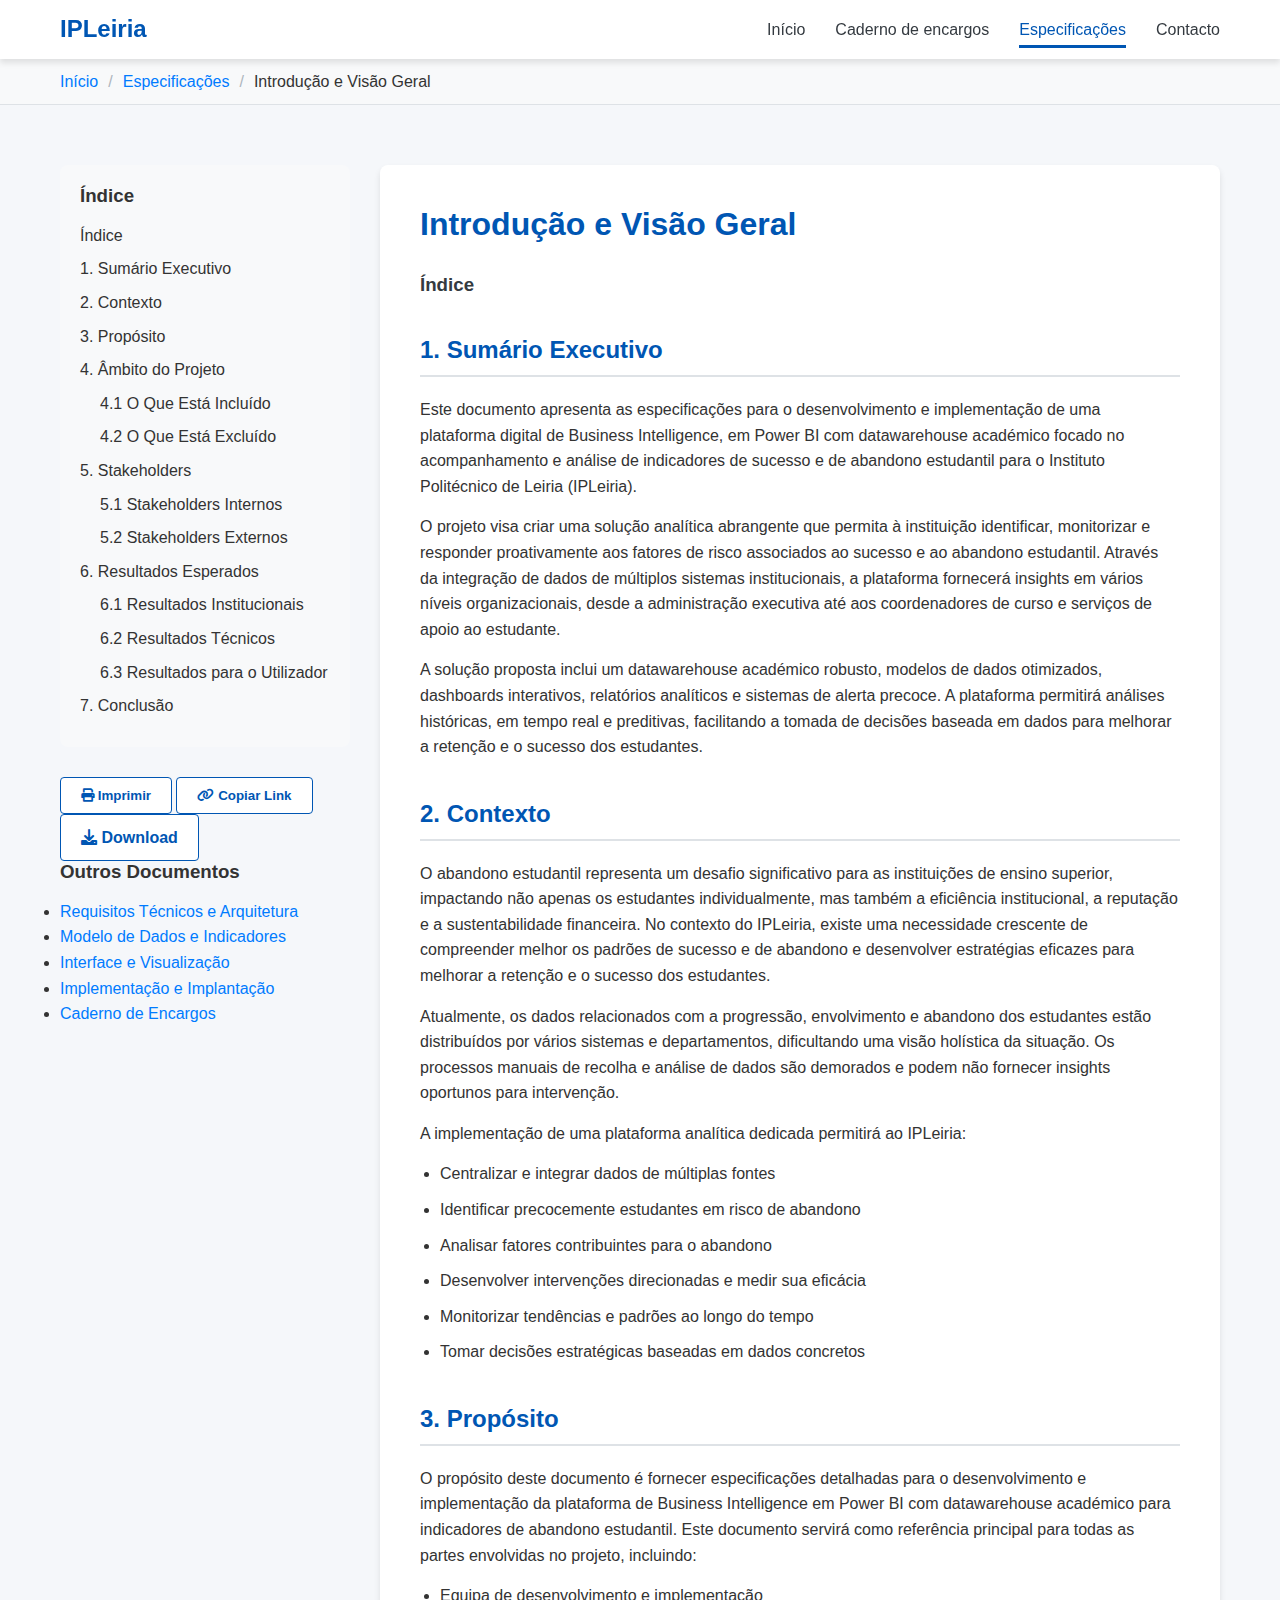
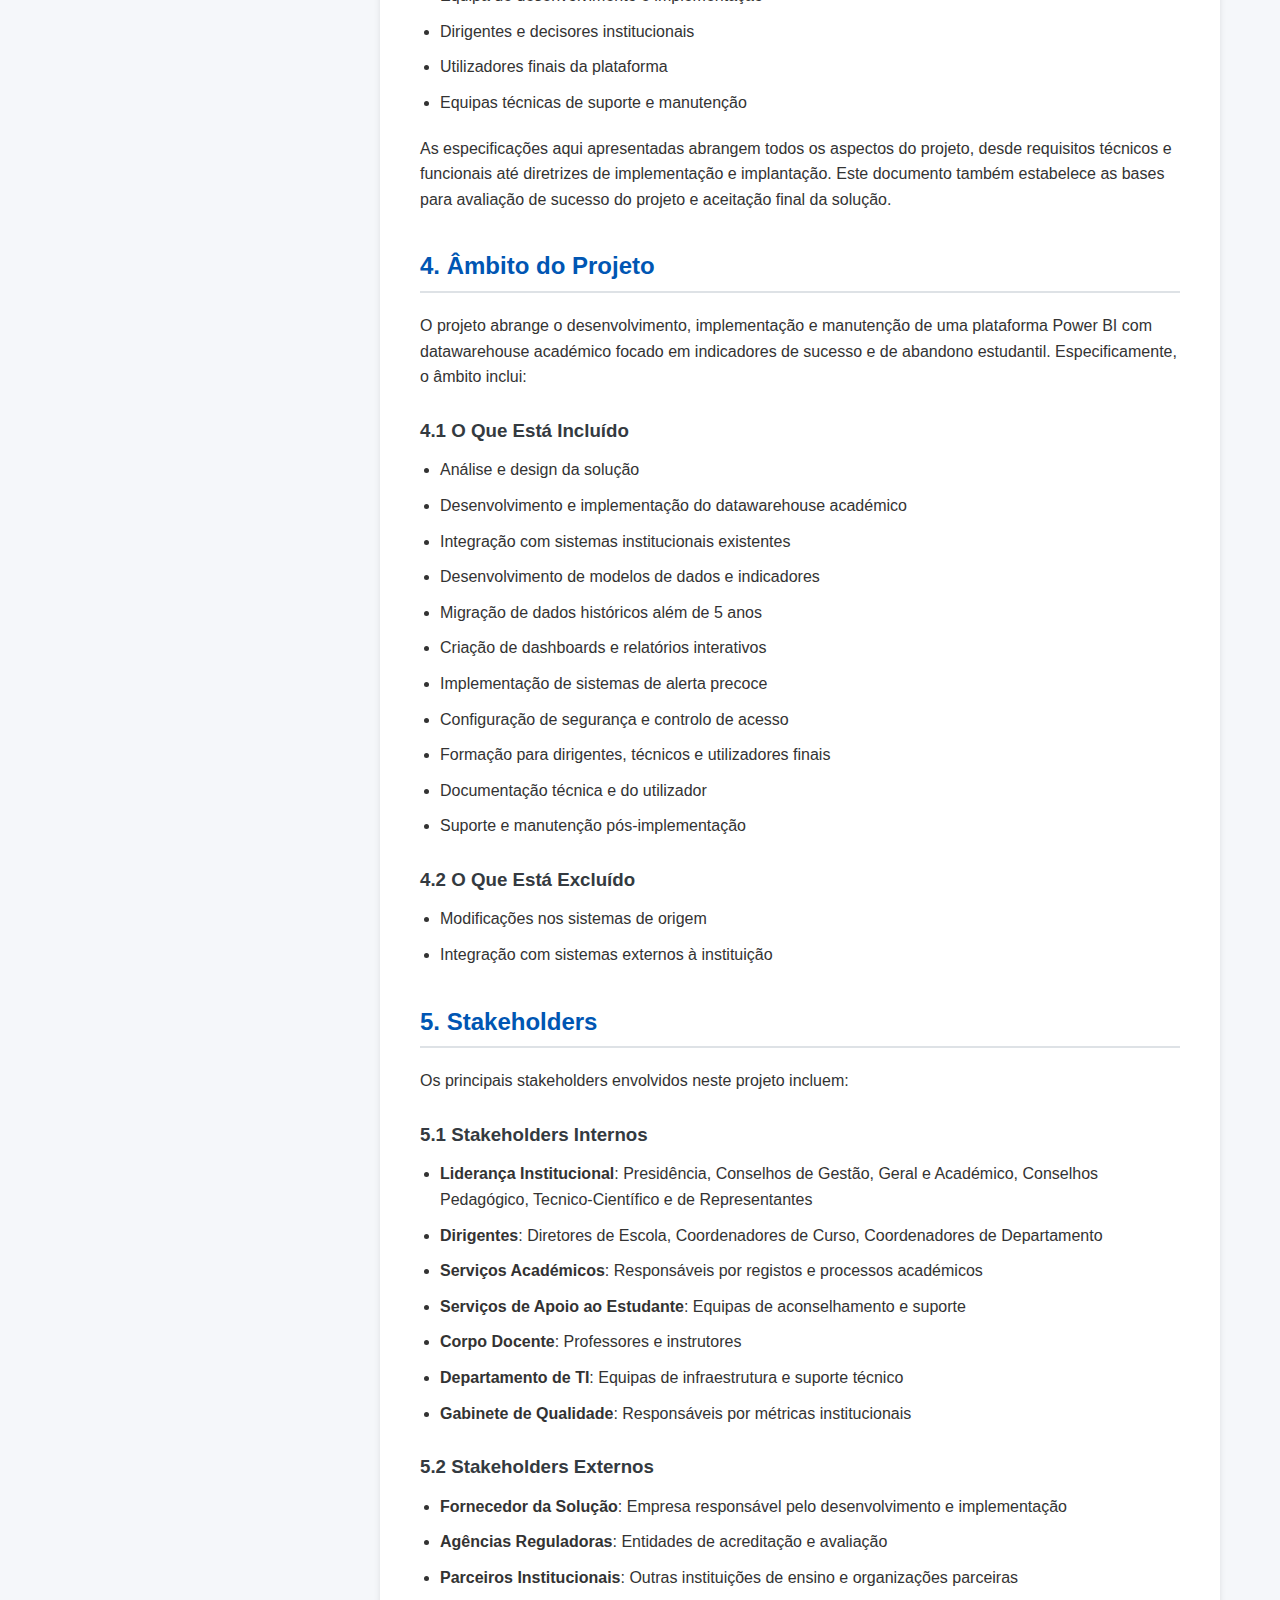
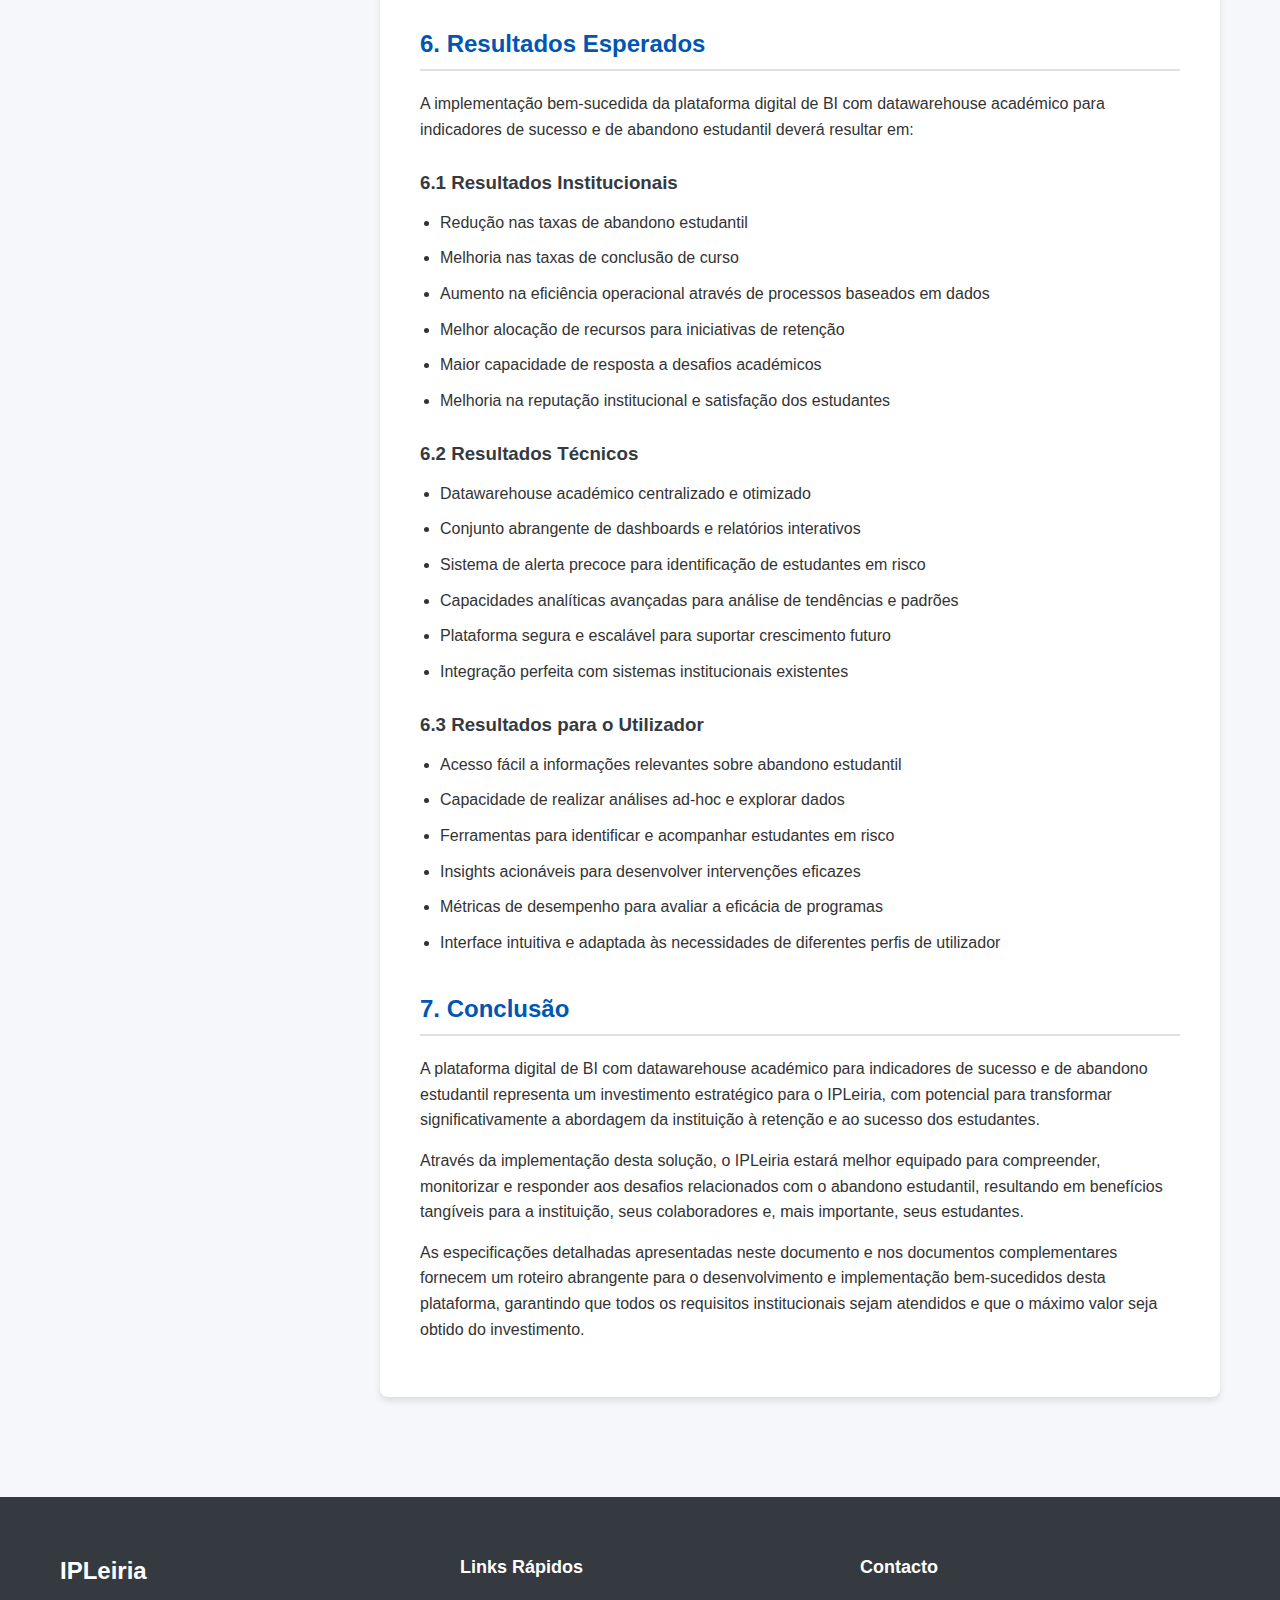
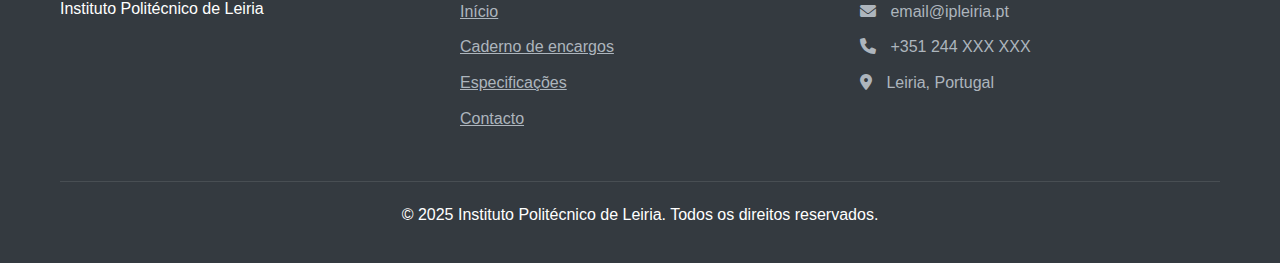
<file: especificacoes/introducao.html>
<!DOCTYPE html>
<html lang="pt">
<head>
    <meta charset="UTF-8">
    <meta name="viewport" content="width=device-width, initial-scale=1.0">
    <title>Introdução e Visão Geral - Especificações</title>
    <link rel="stylesheet" href="../styles.css">
    <link rel="stylesheet" href="../mobile-accessibility.css">
    <link rel="stylesheet" href="https://cdnjs.cloudflare.com/ajax/libs/font-awesome/6.0.0-beta3/css/all.min.css">
</head>
<body>
        <a href="#main-content" class="skip-to-content">Ir para o conteúdo</a>
    <header>
        <div class="container">
            <div class="logo">
                <h1>IPLeiria</h1>
            </div>
            <nav>
                <ul>
                    <li><a href="../index.html">Início</a></li>
                    <li><a href="../rfq.html">Caderno de encargos</a></li>
                    <li><a href="../especificacoes.html" class="active">Especificações</a></li>
                    <li><a href="../contacto.html">Contacto</a></li>
                </ul>
            </nav>
        </div>
    </header>

    <div class="breadcrumbs">
        <div class="container">
            <ul>
                <li><a href="../index.html">Início</a></li>
                <li><a href="../especificacoes.html">Especificações</a></li>
                <li class="active">Introdução e Visão Geral</li>
            </ul>
        </div>
    </div>

    <section class="content-section .with-sidebar">
        <div class="container">
            <div class="sidebar">
                <div class="toc">
                    <h3>Índice</h3>
                    <!-- Table of contents will be generated by JavaScript -->
                </div>
                <div class="actions">
                    <button onclick="printPage()" class="btn secondary"><i class="fas fa-print"></i> Imprimir</button>
                    <button onclick="copyPageUrl()" class="btn secondary"><i class="fas fa-link"></i> Copiar Link</button>
                    <a href="../introducao_e_visao_geral.md" download="Introducao_Visao_Geral.md" class="btn secondary"><i class="fas fa-download"></i> Download</a>
                </div>
                <div class="other-docs">
                    <h3>Outros Documentos</h3>
                    <ul>
                        <li><a href="requisitos.html">Requisitos Técnicos e Arquitetura</a></li>
                        <li><a href="modelo.html">Modelo de Dados e Indicadores</a></li>
                        <li><a href="interface.html">Interface e Visualização</a></li>
                        <li><a href="implementacao.html">Implementação e Implantação</a></li>
                        <li><a href="../rfq.html">Caderno de Encargos</a></li>
                    </ul>
                </div>
            </div>
            <div class="page-content" id="main-content">
                <h1>Introdução e Visão Geral</h1>

                <div class="toc-mobile">
                    <h3>Índice</h3>
                    <!-- Mobile table of contents will be generated by JavaScript -->
                </div>

                <h2 id="sumario-executivo">1. Sumário Executivo</h2>
                <p>Este documento apresenta as especificações para o desenvolvimento e implementação de uma plataforma digital de Business Intelligence, em Power BI com datawarehouse académico focado no acompanhamento e análise de indicadores de sucesso e de abandono estudantil para o Instituto Politécnico de Leiria (IPLeiria).</p>
                
                <p>O projeto visa criar uma solução analítica abrangente que permita à instituição identificar, monitorizar e responder proativamente aos fatores de risco associados ao sucesso e ao abandono estudantil. Através da integração de dados de múltiplos sistemas institucionais, a plataforma fornecerá insights em vários níveis organizacionais, desde a administração executiva até aos coordenadores de curso e serviços de apoio ao estudante.</p>
                
                <p>A solução proposta inclui um datawarehouse académico robusto, modelos de dados otimizados, dashboards interativos, relatórios analíticos e sistemas de alerta precoce. A plataforma permitirá análises históricas, em tempo real e preditivas, facilitando a tomada de decisões baseada em dados para melhorar a retenção e o sucesso dos estudantes.</p>

                <h2 id="contexto">2. Contexto</h2>
                <p>O abandono estudantil representa um desafio significativo para as instituições de ensino superior, impactando não apenas os estudantes individualmente, mas também a eficiência institucional, a reputação e a sustentabilidade financeira. No contexto do IPLeiria, existe uma necessidade crescente de compreender melhor os padrões de sucesso e de abandono e desenvolver estratégias eficazes para melhorar a retenção e o sucesso dos estudantes.</p>
                
                <p>Atualmente, os dados relacionados com a progressão, envolvimento e abandono dos estudantes estão distribuídos por vários sistemas e departamentos, dificultando uma visão holística da situação. Os processos manuais de recolha e análise de dados são demorados e podem não fornecer insights oportunos para intervenção.</p>
                
                <p>A implementação de uma plataforma analítica dedicada permitirá ao IPLeiria:</p>
                <ul>
                    <li>Centralizar e integrar dados de múltiplas fontes</li>
                    <li>Identificar precocemente estudantes em risco de abandono</li>
                    <li>Analisar fatores contribuintes para o abandono</li>
                    <li>Desenvolver intervenções direcionadas e medir sua eficácia</li>
                    <li>Monitorizar tendências e padrões ao longo do tempo</li>
                    <li>Tomar decisões estratégicas baseadas em dados concretos</li>
                </ul>

                <h2 id="proposito">3. Propósito</h2>
                <p>O propósito deste documento é fornecer especificações detalhadas para o desenvolvimento e implementação da plataforma de Business Intelligence em Power BI com datawarehouse académico para indicadores de abandono estudantil. Este documento servirá como referência principal para todas as partes envolvidas no projeto, incluindo:</p>
                
                <ul>
                    <li>Equipa de desenvolvimento e implementação</li>
                    <li>Dirigentes e decisores institucionais</li>
                    <li>Utilizadores finais da plataforma</li>
                    <li>Equipas técnicas de suporte e manutenção</li>
                </ul>
                
                <p>As especificações aqui apresentadas abrangem todos os aspectos do projeto, desde requisitos técnicos e funcionais até diretrizes de implementação e implantação. Este documento também estabelece as bases para avaliação de sucesso do projeto e aceitação final da solução.</p>

                <h2 id="ambito">4. Âmbito do Projeto</h2>
                <p>O projeto abrange o desenvolvimento, implementação e manutenção de uma plataforma Power BI com datawarehouse académico focado em indicadores de sucesso e de abandono estudantil. Especificamente, o âmbito inclui:</p>
                
                <h3 id="ambito-inclui">4.1 O Que Está Incluído</h3>
                <ul>
                    <li>Análise e design da solução</li>
                    <li>Desenvolvimento e implementação do datawarehouse académico</li>
                    <li>Integração com sistemas institucionais existentes</li>
                    <li>Desenvolvimento de modelos de dados e indicadores</li>
                    <li>Migração de dados históricos além de 5 anos</li>
                    <li>Criação de dashboards e relatórios interativos</li>
                    <li>Implementação de sistemas de alerta precoce</li>
                    <li>Configuração de segurança e controlo de acesso</li>
                    <li>Formação para dirigentes, técnicos e utilizadores finais</li>
                    <li>Documentação técnica e do utilizador</li>
                    <li>Suporte e manutenção pós-implementação</li>
                </ul>
                
                <h3 id="ambito-exclui">4.2 O Que Está Excluído</h3>
                <ul>
                    <li>Modificações nos sistemas de origem</li>    
                    <li>Integração com sistemas externos à instituição</li>
                </ul>

                <h2 id="stakeholders">5. Stakeholders</h2>
                <p>Os principais stakeholders envolvidos neste projeto incluem:</p>
                
                <h3 id="stakeholders-internos">5.1 Stakeholders Internos</h3>
                <ul>
                    <li><strong>Liderança Institucional</strong>: Presidência, Conselhos de Gestão, Geral e Académico, Conselhos Pedagógico, Tecnico-Científico e de Representantes</li>
                    <li><strong>Dirigentes</strong>: Diretores de Escola, Coordenadores de Curso, Coordenadores de Departamento</li>
                    <li><strong>Serviços Académicos</strong>: Responsáveis por registos e processos académicos</li>
                    <li><strong>Serviços de Apoio ao Estudante</strong>: Equipas de aconselhamento e suporte</li>
                    <li><strong>Corpo Docente</strong>: Professores e instrutores</li>
                    <li><strong>Departamento de TI</strong>: Equipas de infraestrutura e suporte técnico</li>
                    <li><strong>Gabinete de Qualidade</strong>: Responsáveis por métricas institucionais</li>
                </ul>
                
                <h3 id="stakeholders-externos">5.2 Stakeholders Externos</h3>
                <ul>
                    <li><strong>Fornecedor da Solução</strong>: Empresa responsável pelo desenvolvimento e implementação</li>
                    <li><strong>Agências Reguladoras</strong>: Entidades de acreditação e avaliação</li>
                    <li><strong>Parceiros Institucionais</strong>: Outras instituições de ensino e organizações parceiras</li>
                </ul>

                <h2 id="resultados">6. Resultados Esperados</h2>
                <p>A implementação bem-sucedida da plataforma digital de BI com datawarehouse académico para indicadores de sucesso e de abandono estudantil deverá resultar em:</p>
                
                <h3 id="resultados-institucionais">6.1 Resultados Institucionais</h3>
                <ul>
                    <li>Redução nas taxas de abandono estudantil</li>
                    <li>Melhoria nas taxas de conclusão de curso</li>
                    <li>Aumento na eficiência operacional através de processos baseados em dados</li>
                    <li>Melhor alocação de recursos para iniciativas de retenção</li>
                    <li>Maior capacidade de resposta a desafios académicos</li>
                    <li>Melhoria na reputação institucional e satisfação dos estudantes</li>
                </ul>
                
                <h3 id="resultados-tecnicos">6.2 Resultados Técnicos</h3>
                <ul>
                    <li>Datawarehouse académico centralizado e otimizado</li>
                    <li>Conjunto abrangente de dashboards e relatórios interativos</li>
                    <li>Sistema de alerta precoce para identificação de estudantes em risco</li>
                    <li>Capacidades analíticas avançadas para análise de tendências e padrões</li>
                    <li>Plataforma segura e escalável para suportar crescimento futuro</li>
                    <li>Integração perfeita com sistemas institucionais existentes</li>
                </ul>
                
                <h3 id="resultados-utilizador">6.3 Resultados para o Utilizador</h3>
                <ul>
                    <li>Acesso fácil a informações relevantes sobre abandono estudantil</li>
                    <li>Capacidade de realizar análises ad-hoc e explorar dados</li>
                    <li>Ferramentas para identificar e acompanhar estudantes em risco</li>
                    <li>Insights acionáveis para desenvolver intervenções eficazes</li>
                    <li>Métricas de desempenho para avaliar a eficácia de programas</li>
                    <li>Interface intuitiva e adaptada às necessidades de diferentes perfis de utilizador</li>
                </ul>

                <h2 id="conclusao">7. Conclusão</h2>
                <p>A plataforma digital de BI com datawarehouse académico para indicadores de sucesso e de abandono estudantil representa um investimento estratégico para o IPLeiria, com potencial para transformar significativamente a abordagem da instituição à retenção e ao sucesso dos estudantes.</p>
                
                <p>Através da implementação desta solução, o IPLeiria estará melhor equipado para compreender, monitorizar e responder aos desafios relacionados com o abandono estudantil, resultando em benefícios tangíveis para a instituição, seus colaboradores e, mais importante, seus estudantes.</p>
                
                <p>As especificações detalhadas apresentadas neste documento e nos documentos complementares fornecem um roteiro abrangente para o desenvolvimento e implementação bem-sucedidos desta plataforma, garantindo que todos os requisitos institucionais sejam atendidos e que o máximo valor seja obtido do investimento.</p>
            </div>
        </div>
    </section>

    <footer>
        <div class="container">
            <div class="footer-content">
                <div class="footer-logo">
                    <h2>IPLeiria</h2>
                    <p>Instituto Politécnico de Leiria</p>
                </div>
                <div class="footer-links">
                    <h3>Links Rápidos</h3>
                    <ul>
                        <li><a href="../index.html">Início</a></li>
                        <li><a href="../rfq.html">Caderno de encargos</a></li>
                        <li><a href="../especificacoes.html">Especificações</a></li>
                        <li><a href="../contacto.html">Contacto</a></li>
                    </ul>
                </div>
                <div class="footer-contact">
                    <h3>Contacto</h3>
                    <p><i class="fas fa-envelope"></i> email@ipleiria.pt</p>
                    <p><i class="fas fa-phone"></i> +351 244 XXX XXX</p>
                    <p><i class="fas fa-map-marker-alt"></i> Leiria, Portugal</p>
                </div>
            </div>
            <div class="footer-bottom">
                <p>&copy; 2025 Instituto Politécnico de Leiria. Todos os direitos reservados.</p>
            </div>
        </div>
    </footer>

    <script src="../script.js"></script>
</body>
</html>
</file>
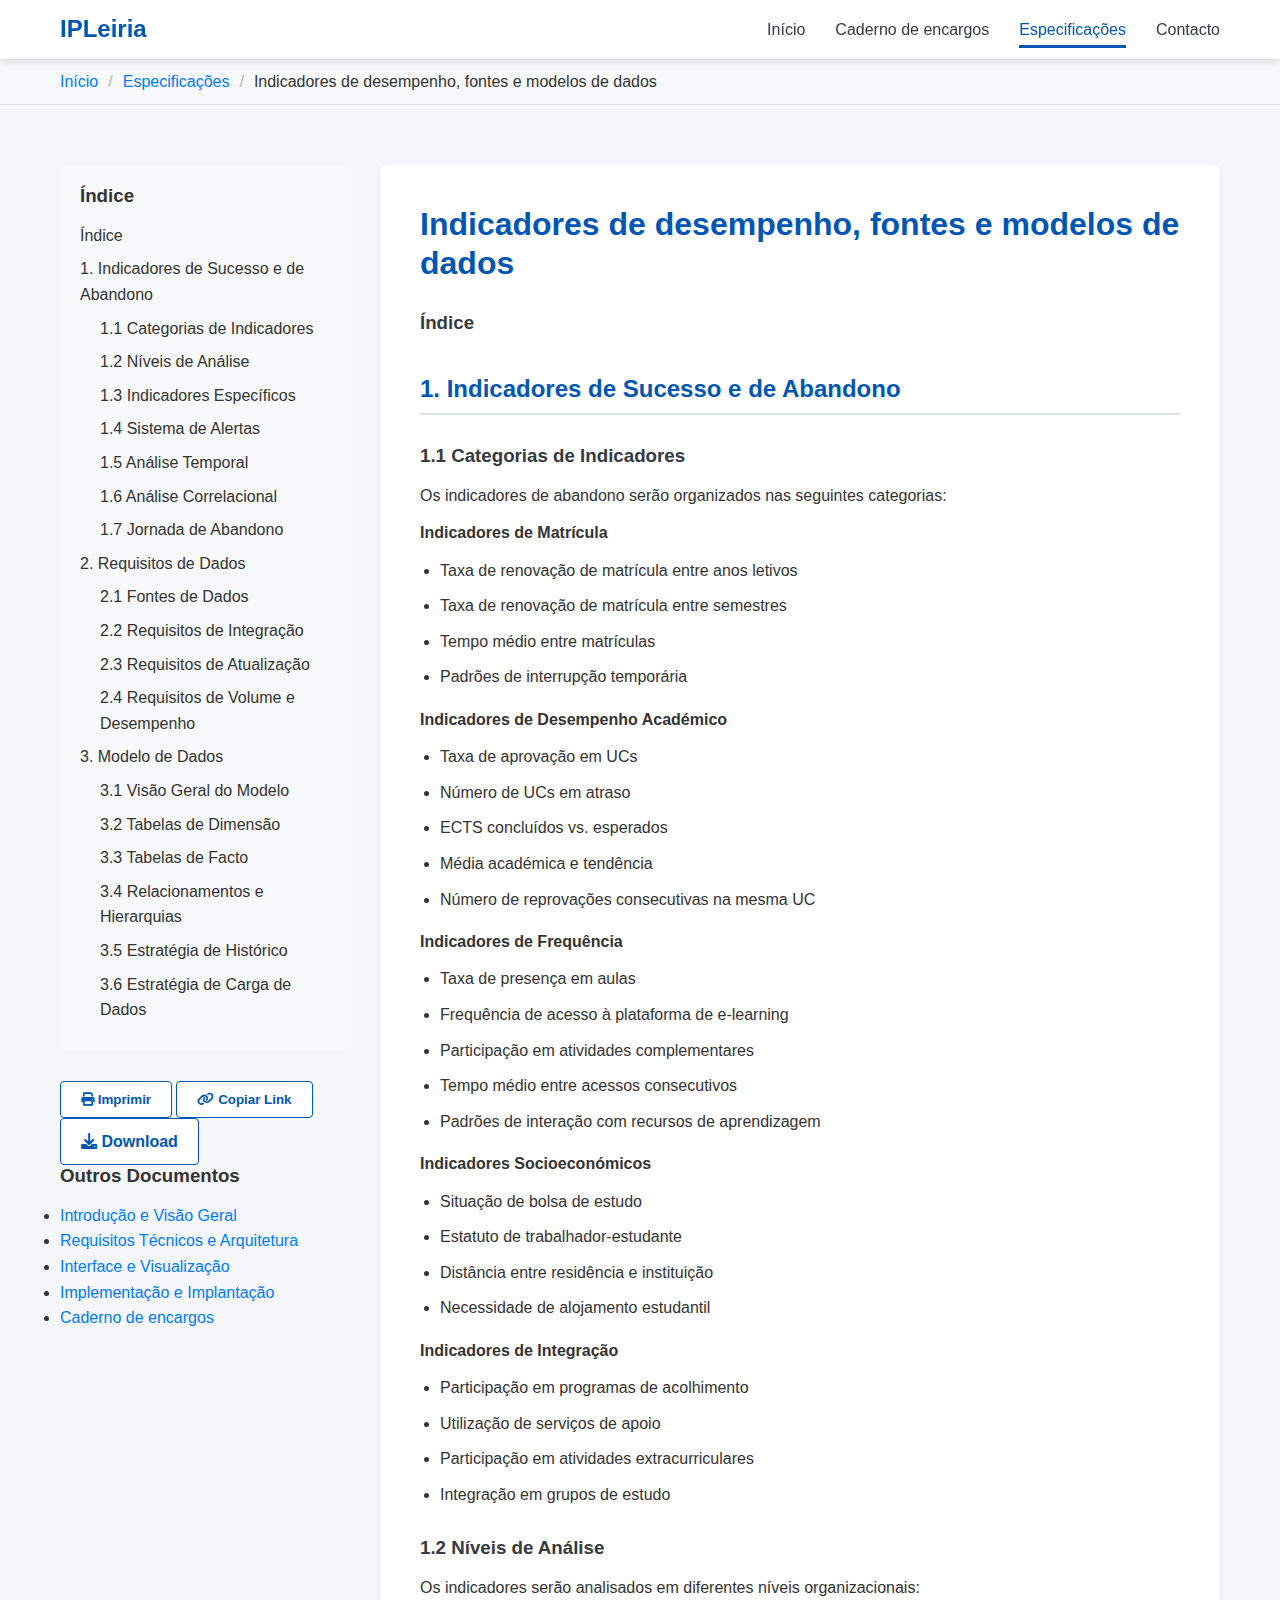
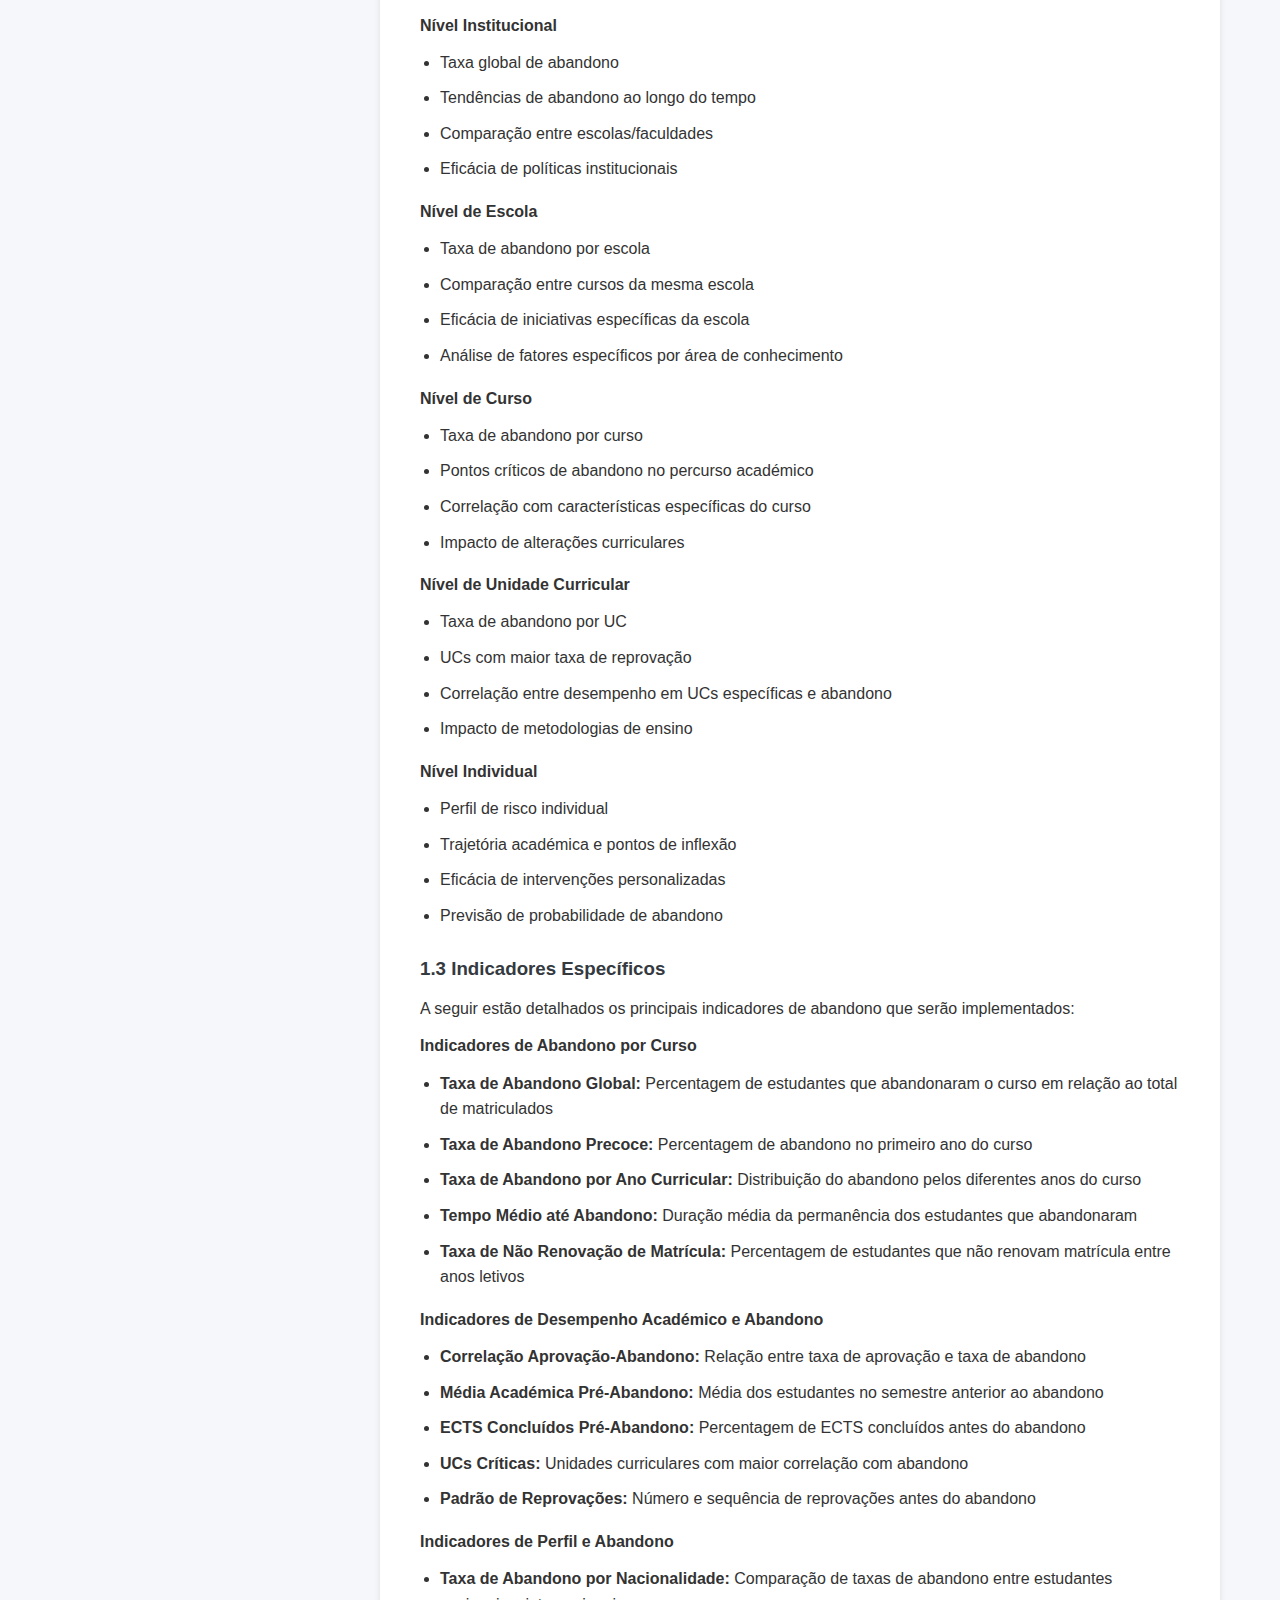
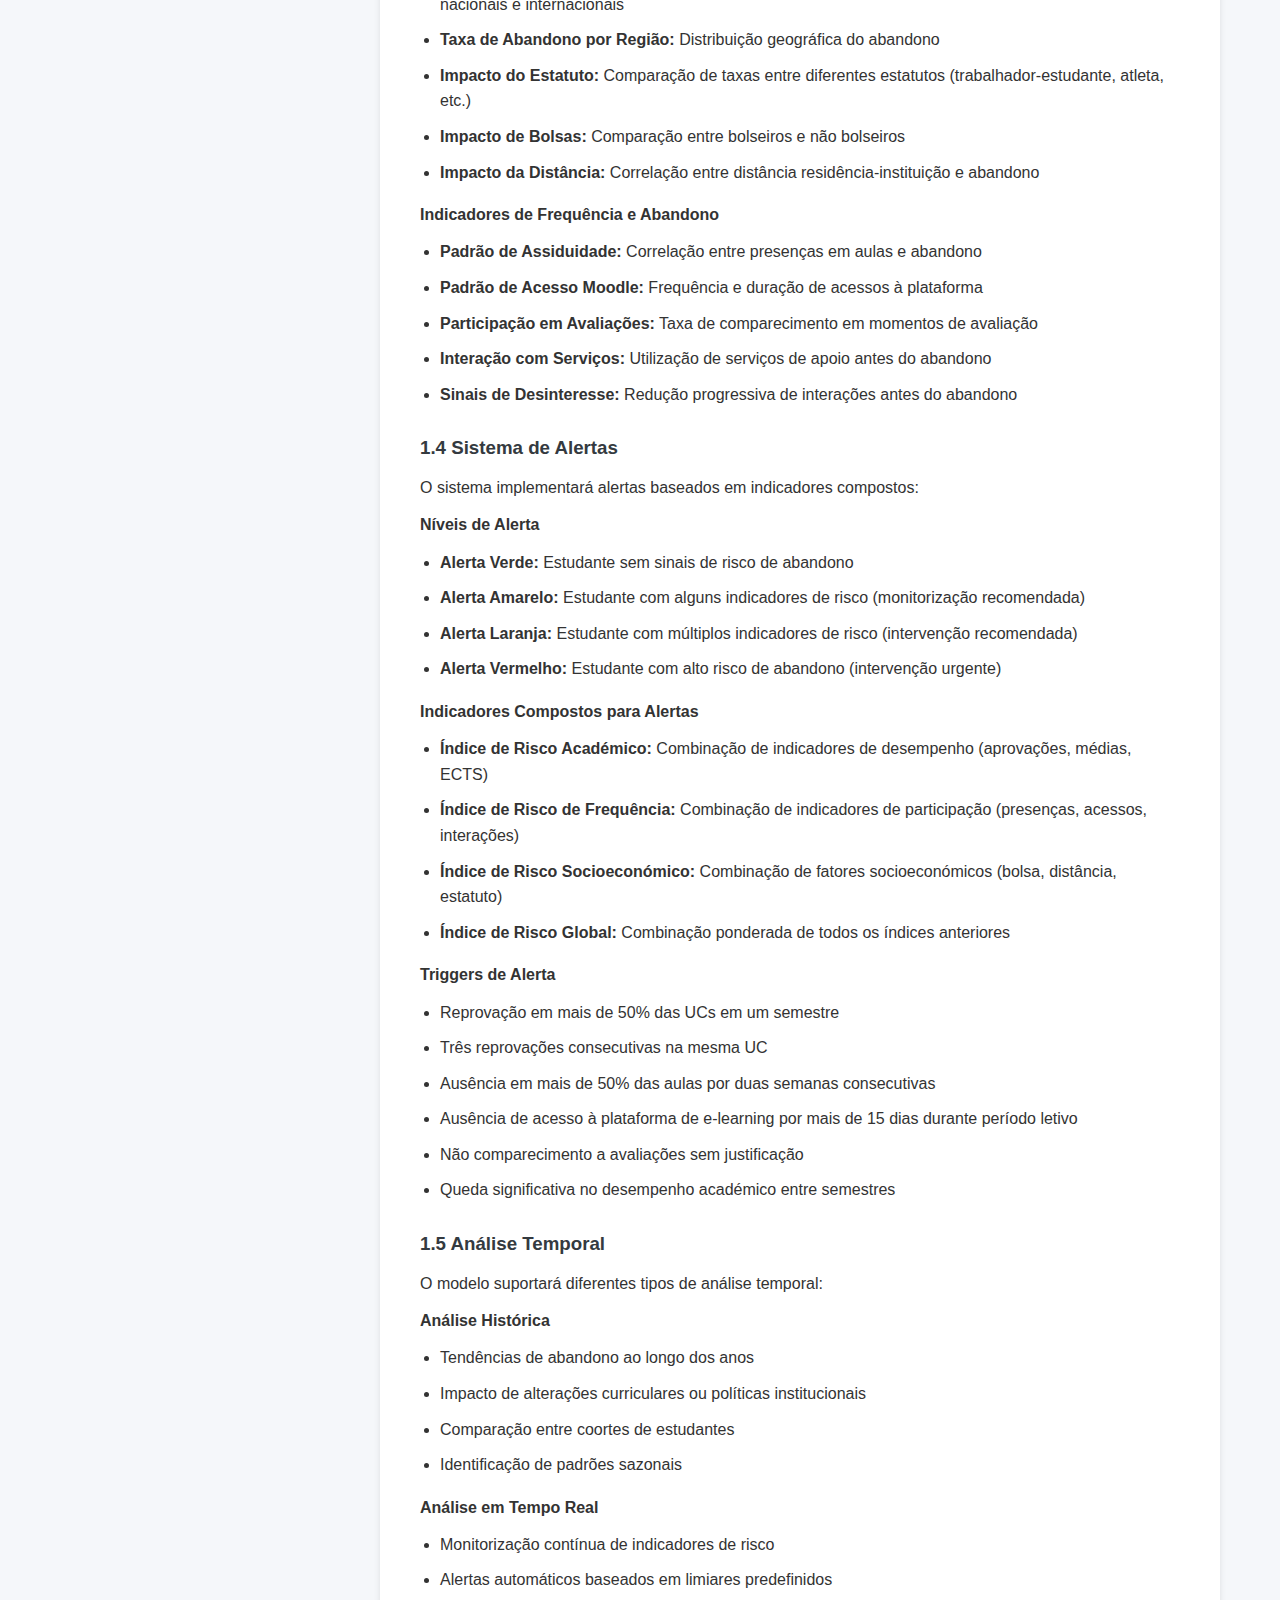
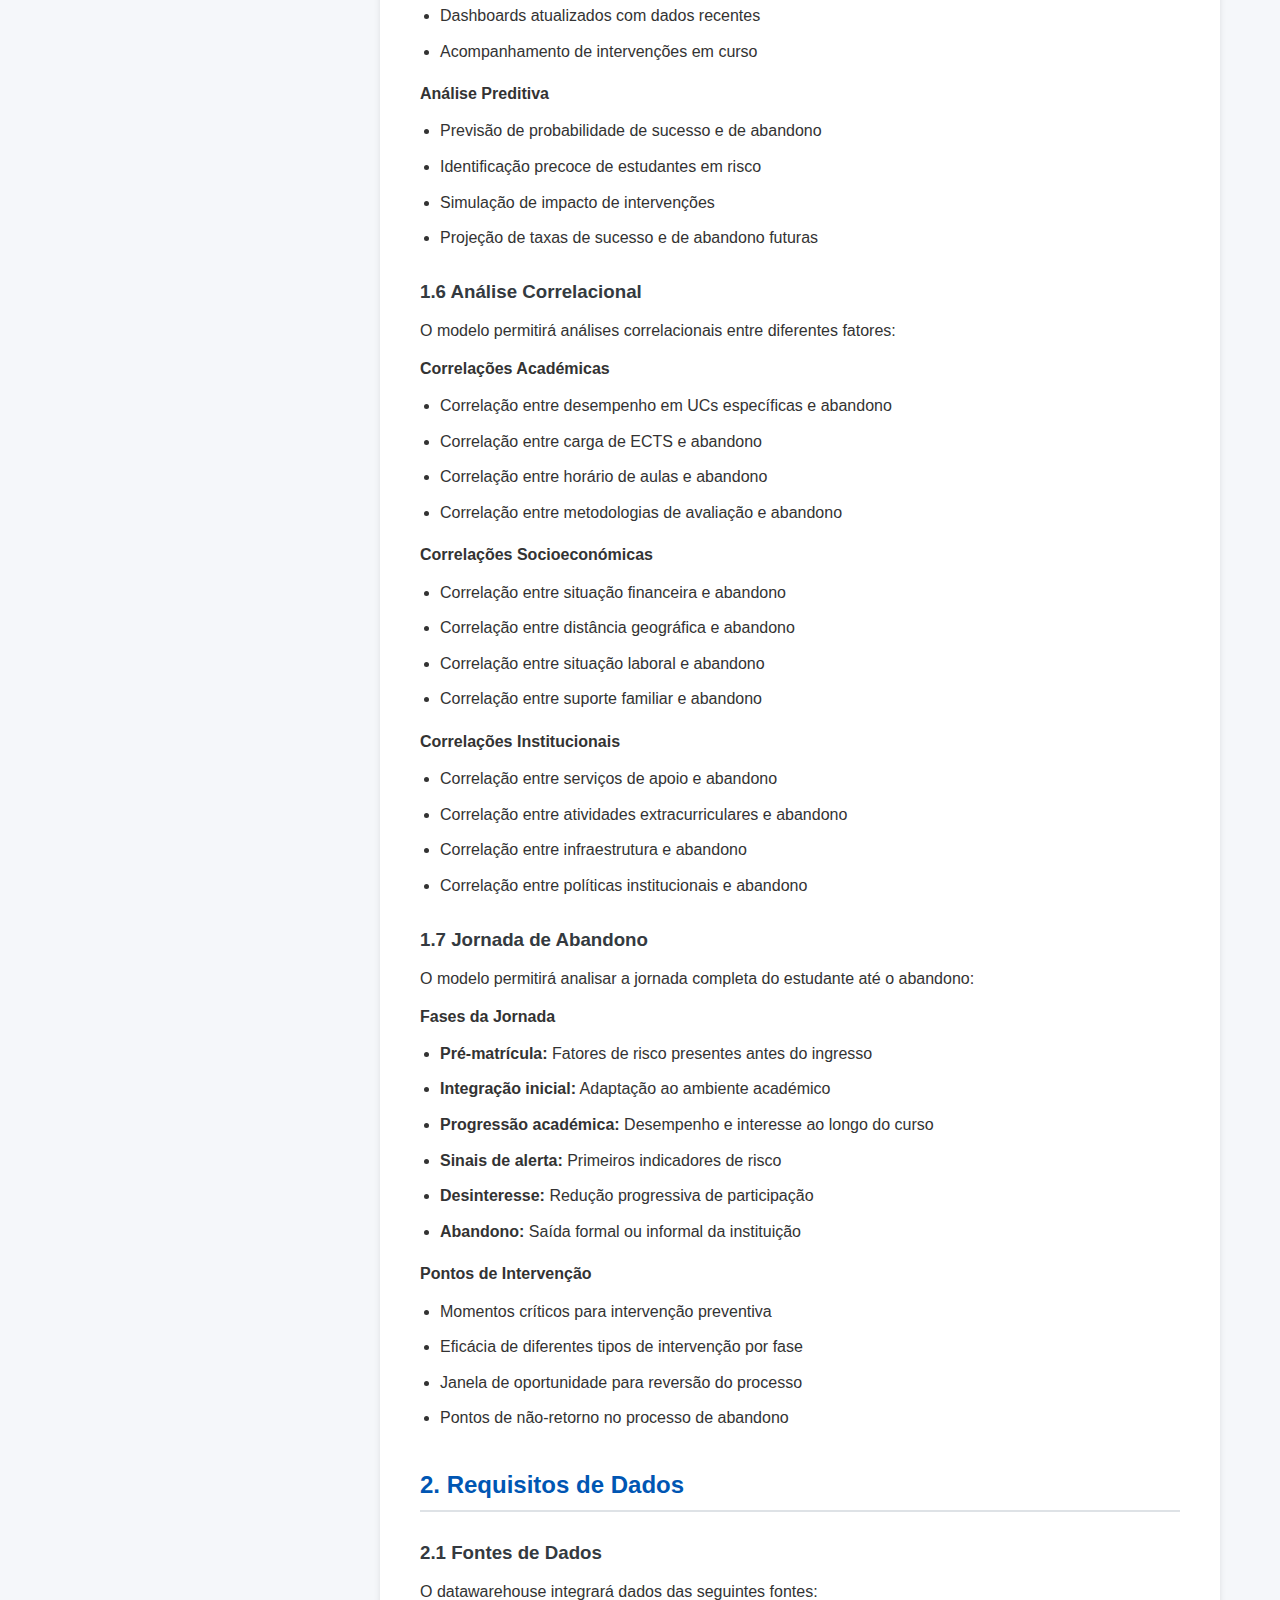
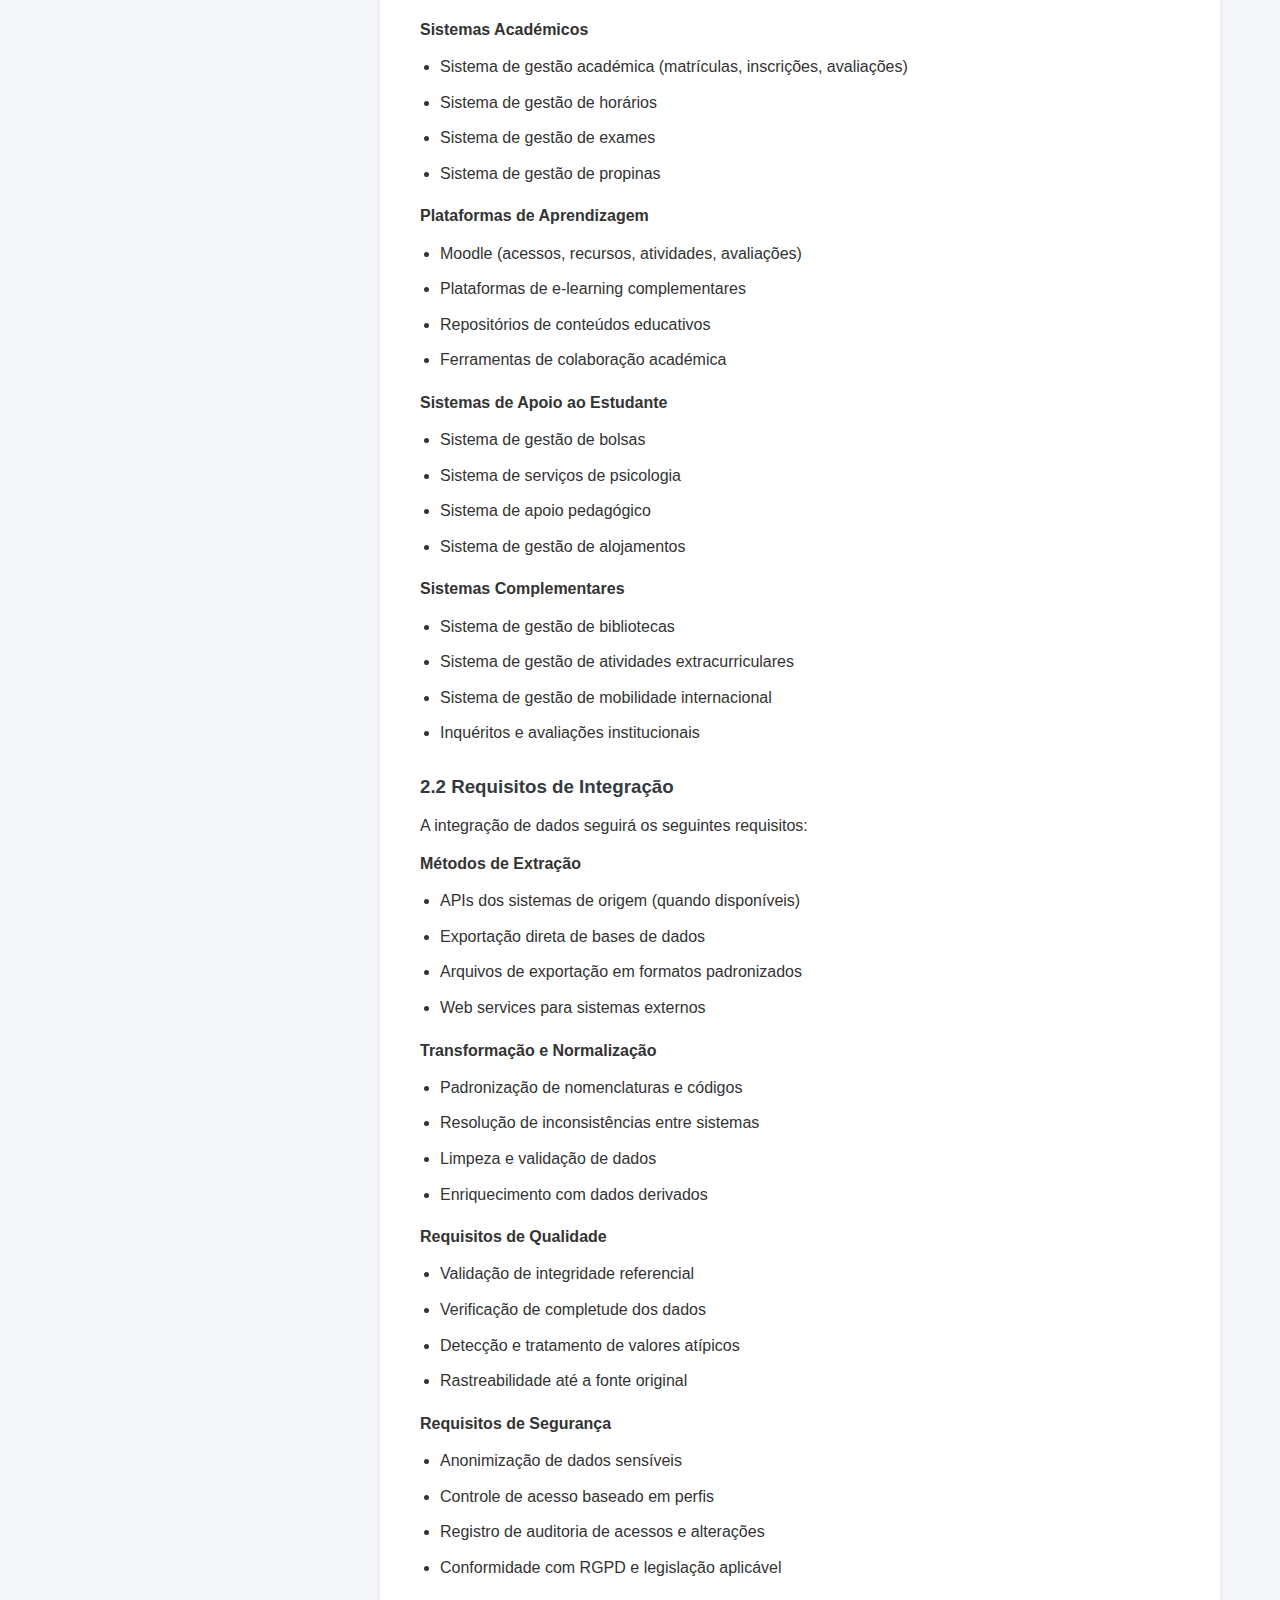
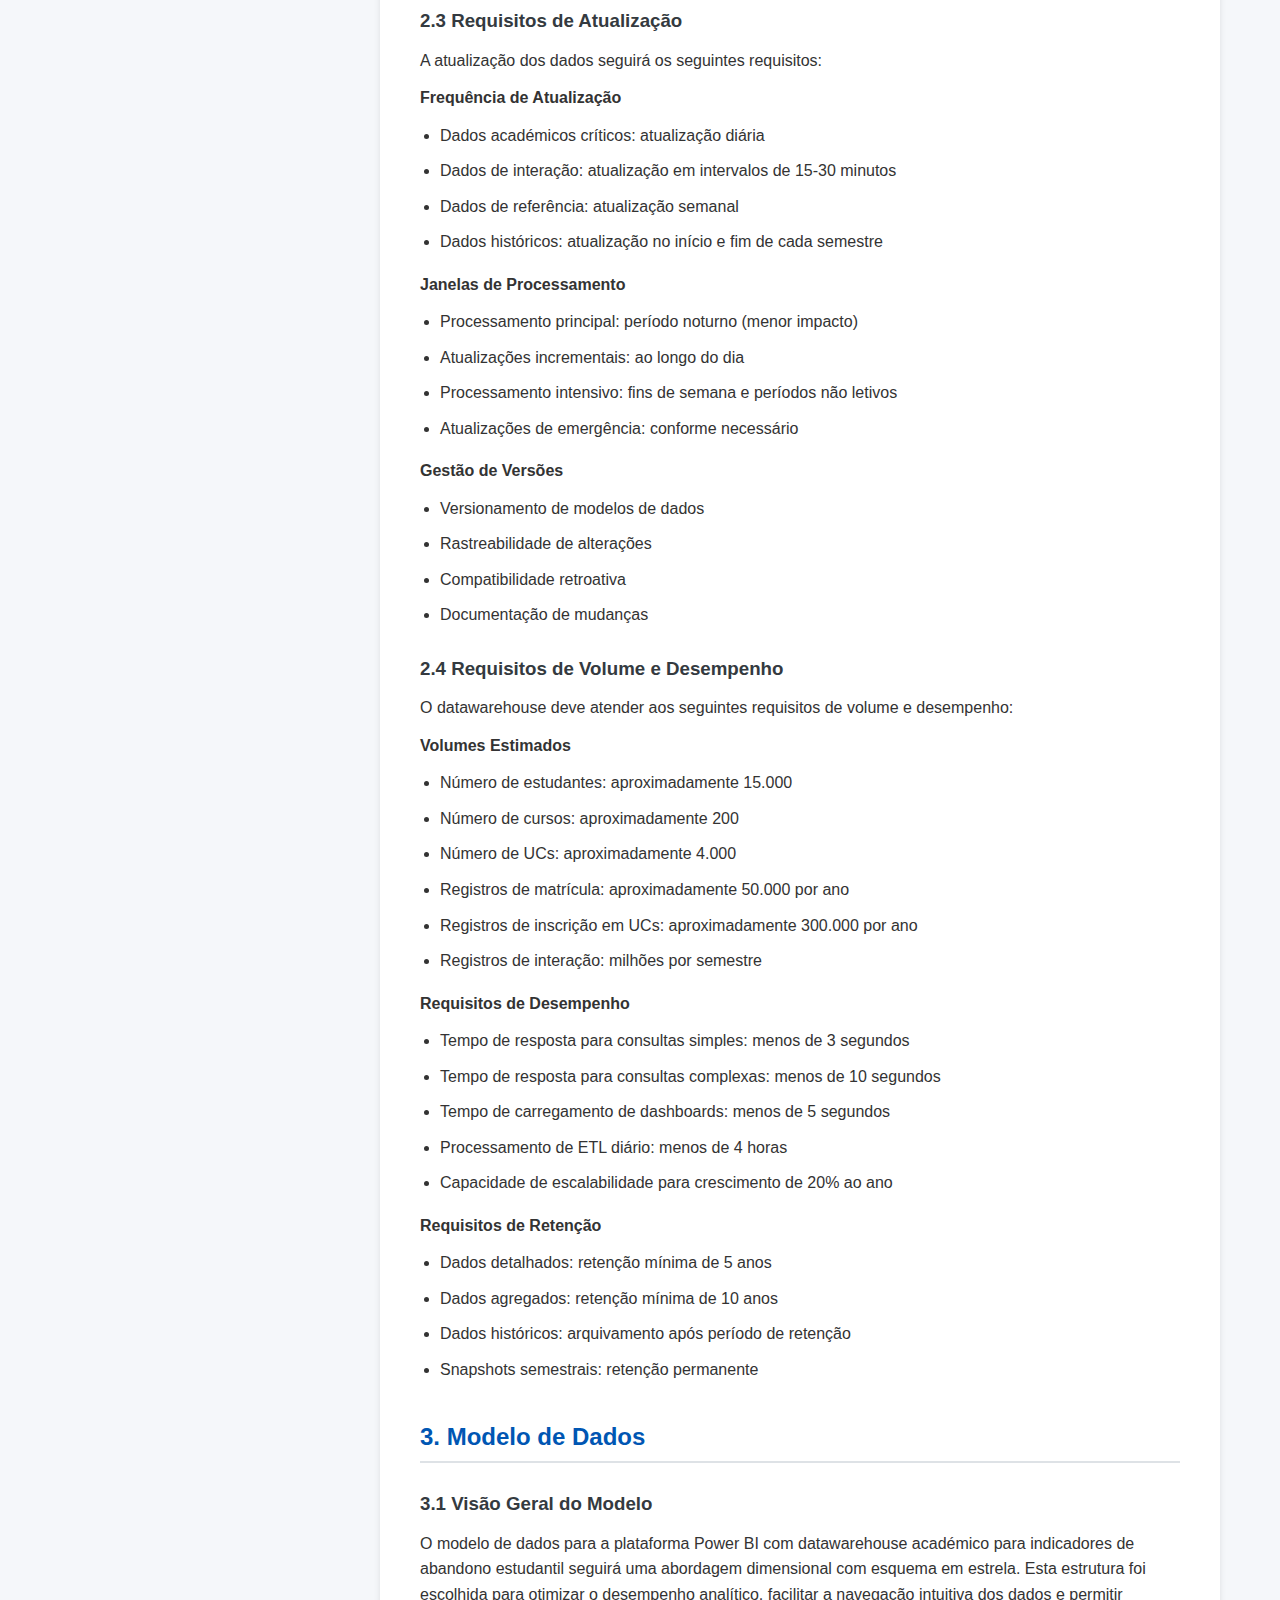
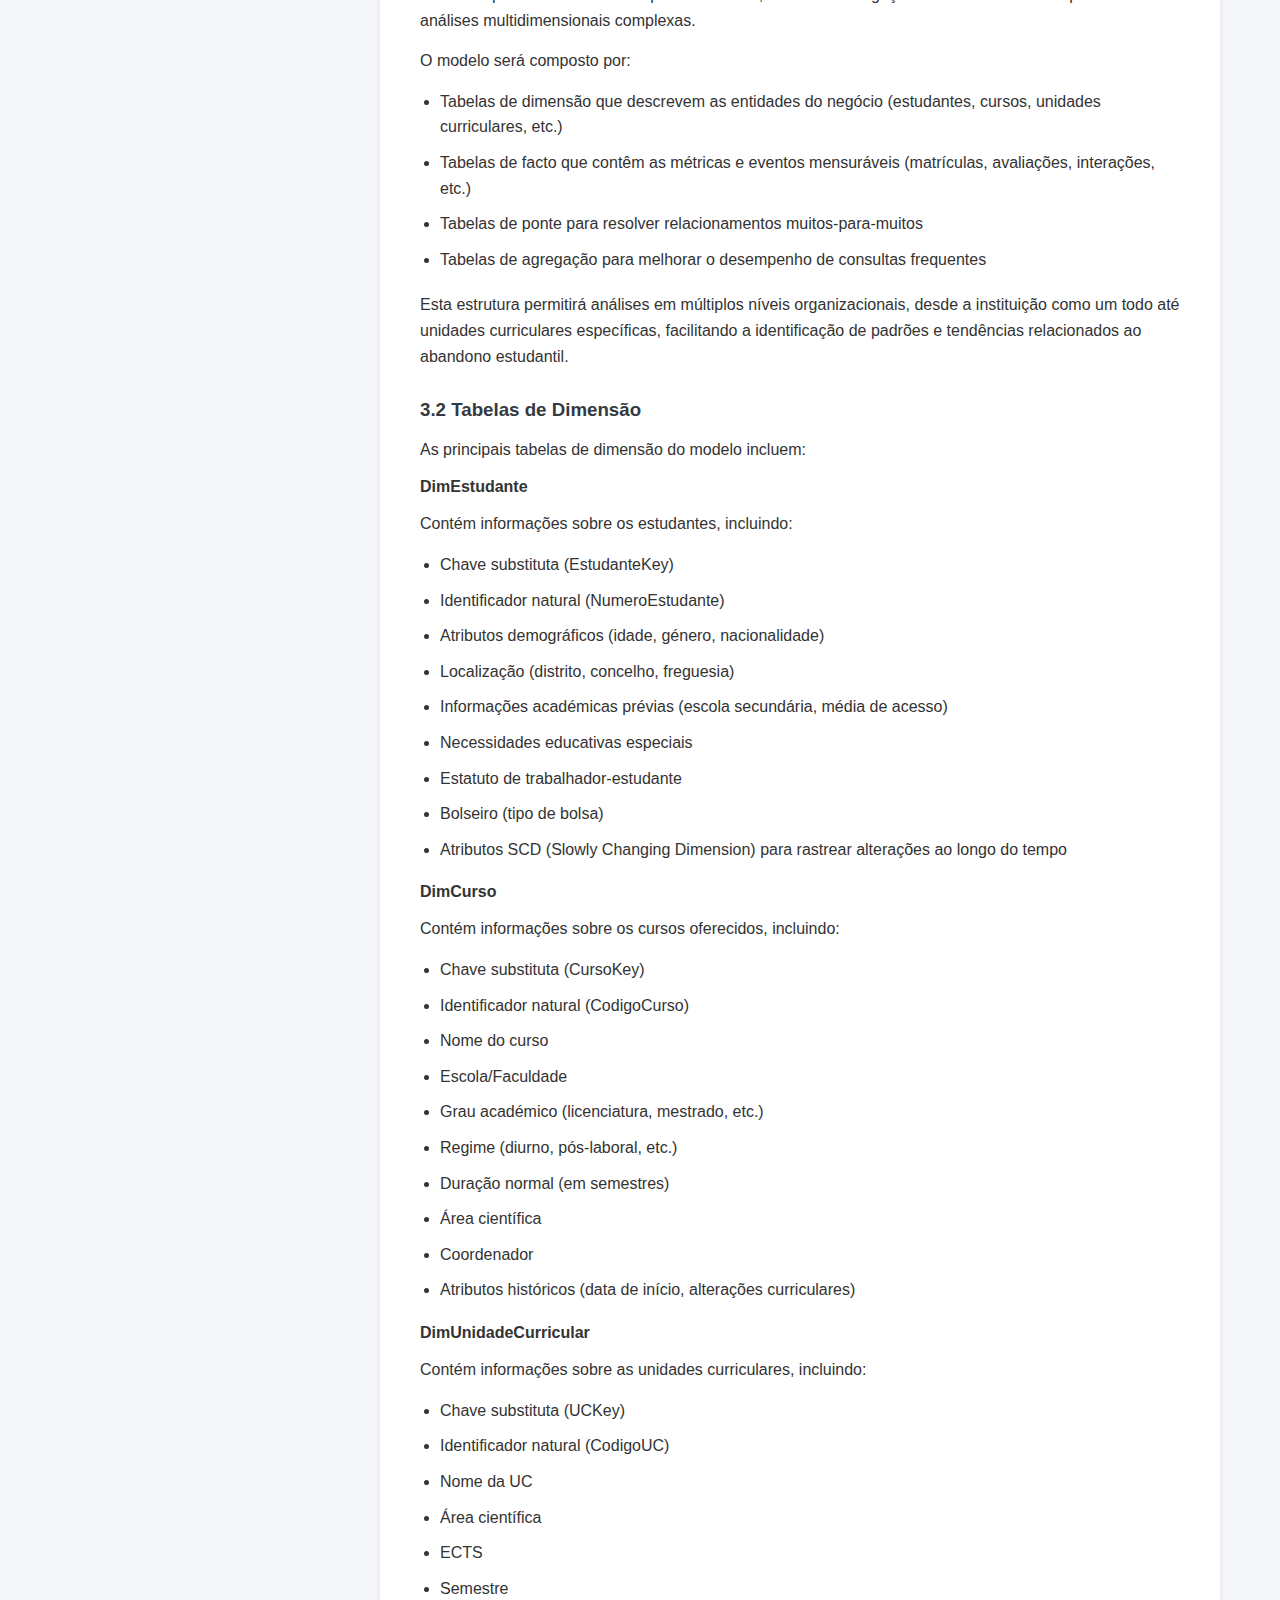
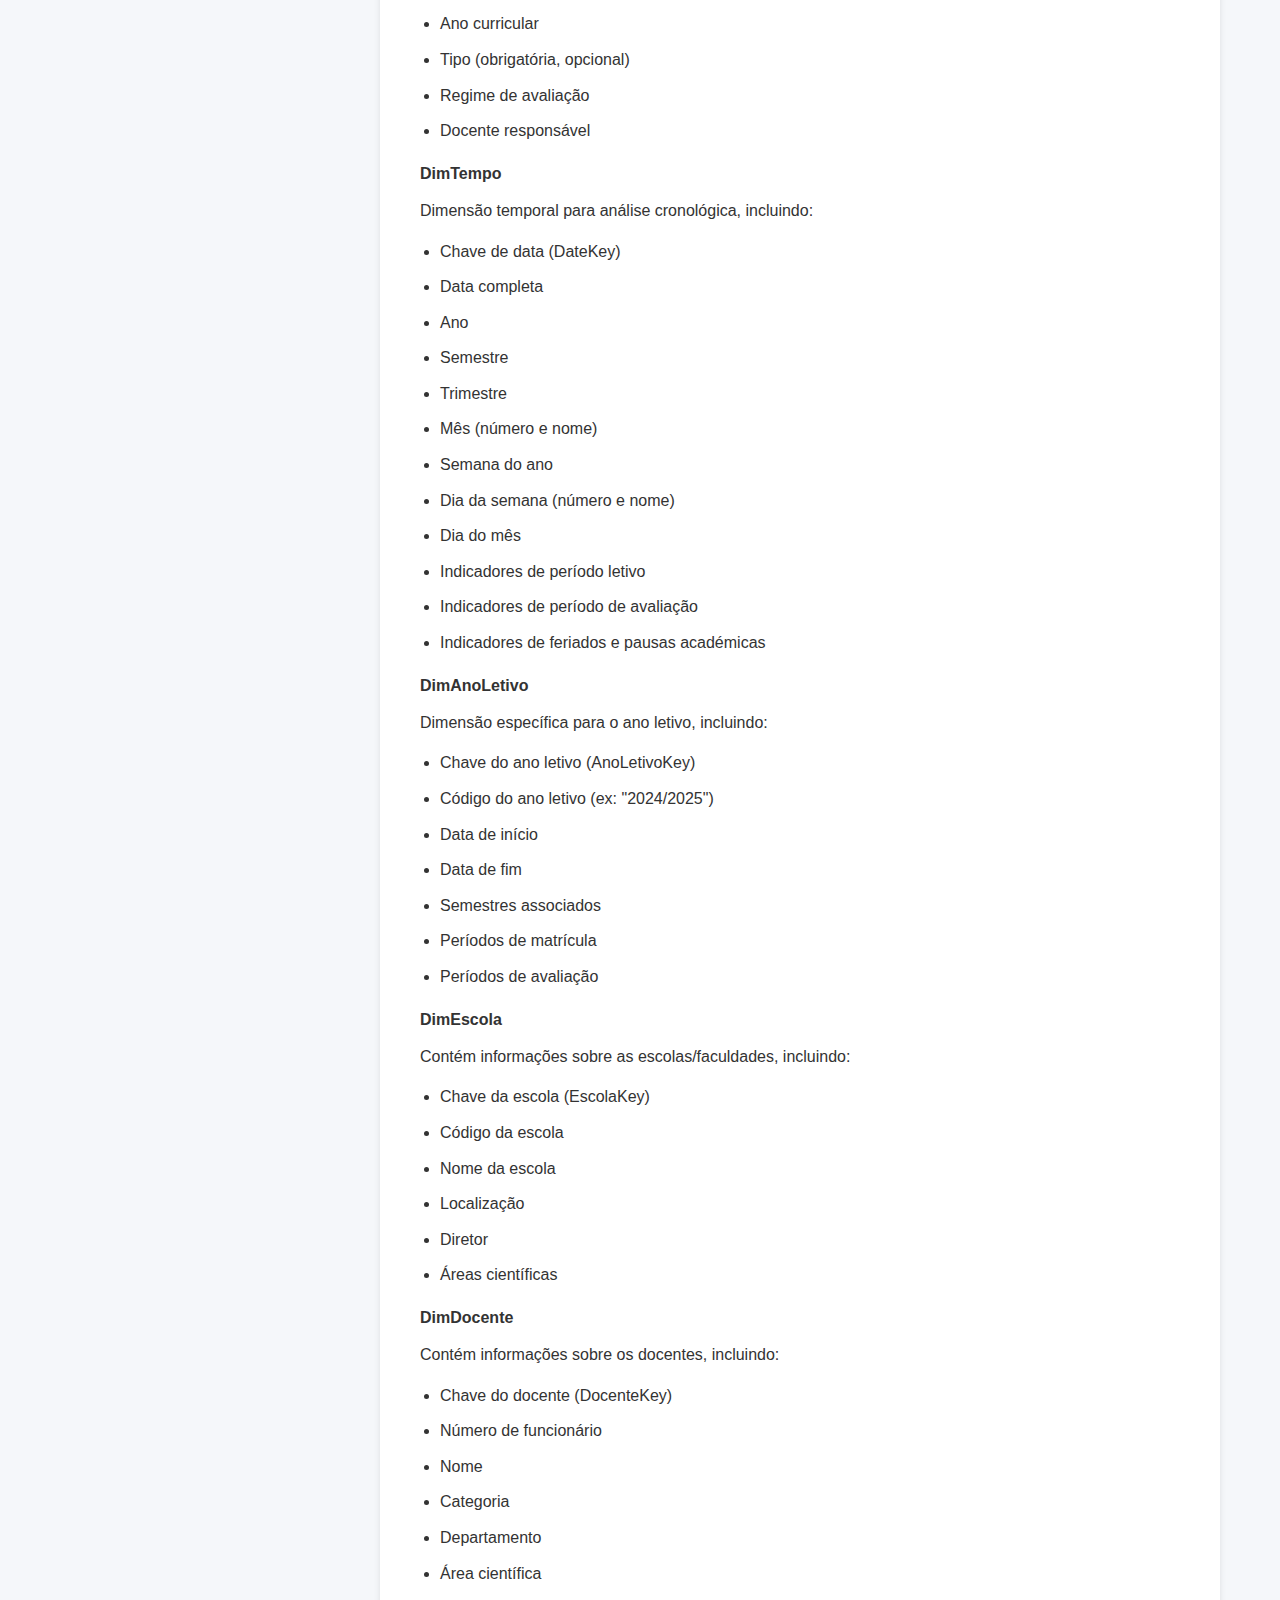
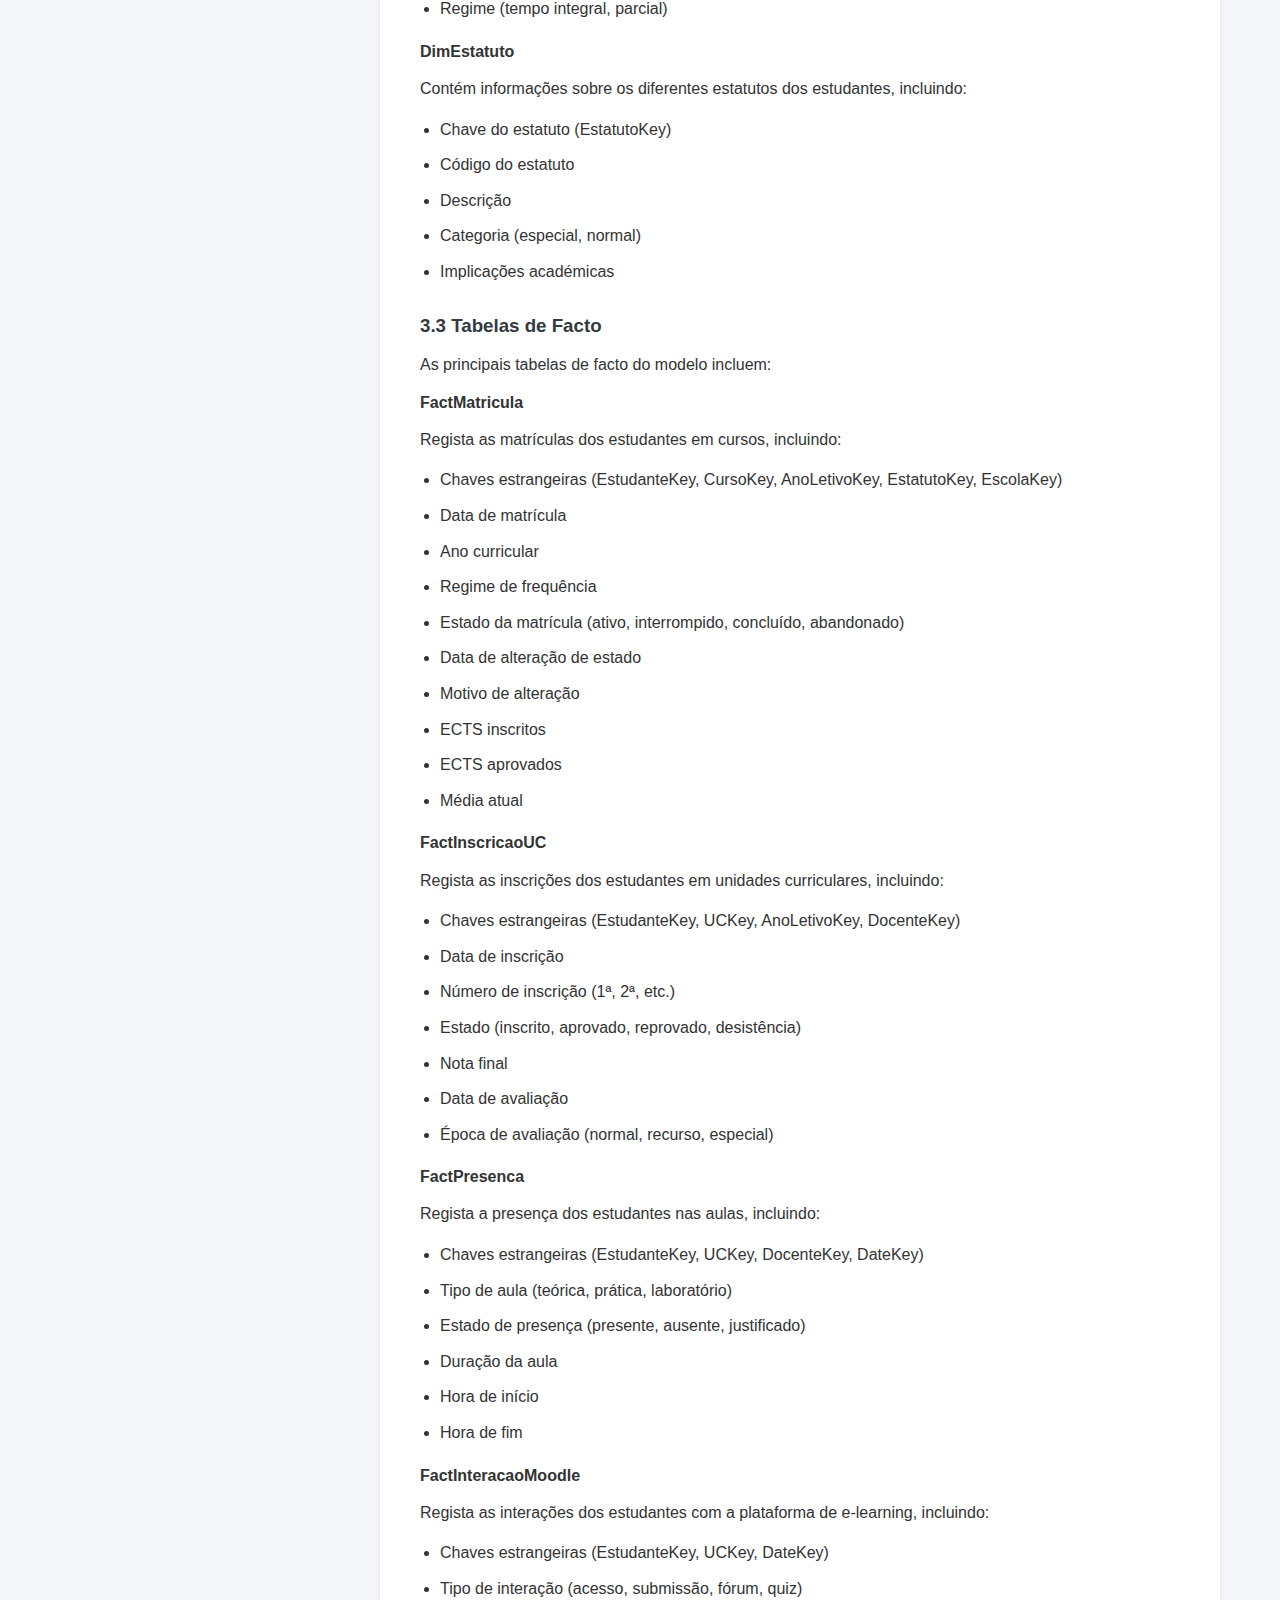
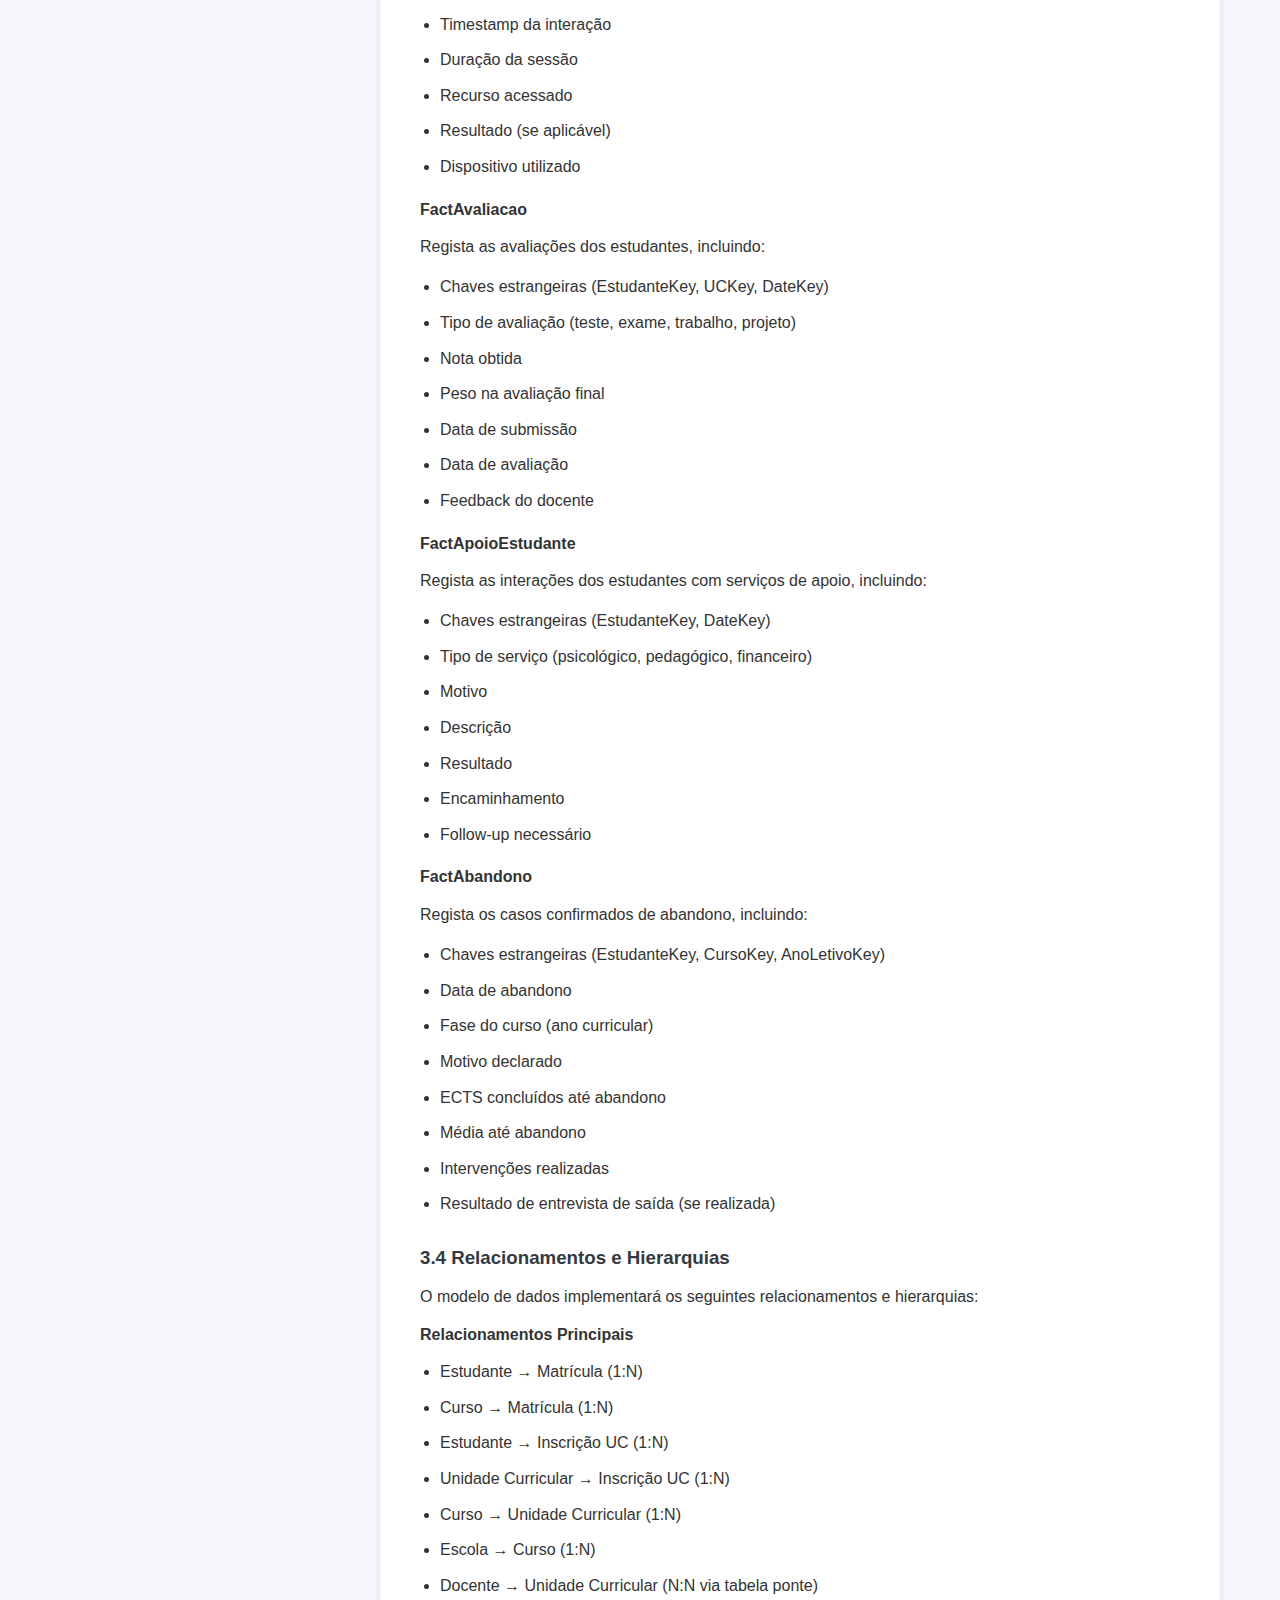
<file: especificacoes/modelo.html>
<!DOCTYPE html>
<html lang="pt">
<head>
    <meta charset="UTF-8">
    <meta name="viewport" content="width=device-width, initial-scale=1.0">
    <title>Indicadores de desempenho, fontes e modelos de dados - Especificações</title>
    <link rel="stylesheet" href="../styles.css">
    <link rel="stylesheet" href="../mobile-accessibility.css">
    <link rel="stylesheet" href="https://cdnjs.cloudflare.com/ajax/libs/font-awesome/6.0.0-beta3/css/all.min.css">
</head>
<body>
    <a href="#main-content" class="skip-to-content">Ir para o conteúdo</a>
    
    <header>
        <div class="container">
            <div class="logo">
                <h1>IPLeiria</h1>
            </div>
            <nav>
                <ul>
                    <li><a href="../index.html">Início</a></li>
                    <li><a href="../rfq.html">Caderno de encargos</a></li>
                    <li><a href="../especificacoes.html" class="active">Especificações</a></li>
                    <li><a href="../contacto.html">Contacto</a></li>
                </ul>
            </nav>
        </div>
    </header>

    <div class="breadcrumbs">
        <div class="container">
            <ul>
                <li><a href="../index.html">Início</a></li>
                <li><a href="../especificacoes.html">Especificações</a></li>
                <li class="active">Indicadores de desempenho, fontes e modelos de dados</li>
            </ul>
        </div>
    </div>
    <section class="content-section .with-sidebar">
        <div class="container">
            <div class="sidebar">
                <div class="toc">
                    <h3>Índice</h3>
                    <!-- Table of contents will be generated by JavaScript -->
                </div>
                <div class="actions">
                    <button onclick="printPage()" class="btn secondary"><i class="fas fa-print"></i> Imprimir</button>
                    <button onclick="copyPageUrl()" class="btn secondary"><i class="fas fa-link"></i> Copiar Link</button>
                    <a href="../modelo_dados_indicadores.md" download="Modelo_Dados_Indicadores.md" class="btn secondary"><i class="fas fa-download"></i> Download</a>
                </div>
                <div class="other-docs">
                    <h3>Outros Documentos</h3>
                    <ul>
                        <li><a href="introducao.html">Introdução e Visão Geral</a></li>
                        <li><a href="requisitos.html">Requisitos Técnicos e Arquitetura</a></li>
                        <li><a href="interface.html">Interface e Visualização</a></li>
                        <li><a href="implementacao.html">Implementação e Implantação</a></li>
                        <li><a href="../rfq.html">Caderno de encargos</a></li>
                    </ul>
                </div>
            </div>
            <div class="page-content" id="main-content">
                <h1>Indicadores de desempenho, fontes e modelos de dados</h1>

                <div class="toc-mobile">
                    <h3>Índice</h3>
                    <!-- Mobile table of contents will be generated by JavaScript -->
                </div>

                
                
                <h2 id="indicadores-abandono">1. Indicadores de Sucesso e de Abandono</h2>
                
                <h3 id="categorias-indicadores">1.1 Categorias de Indicadores</h3>
                <p>Os indicadores de abandono serão organizados nas seguintes categorias:</p>
                
                <h4>Indicadores de Matrícula</h4>
                <ul>
                    <li>Taxa de renovação de matrícula entre anos letivos</li>
                    <li>Taxa de renovação de matrícula entre semestres</li>
                    <li>Tempo médio entre matrículas</li>
                    <li>Padrões de interrupção temporária</li>
                </ul>
                
                <h4>Indicadores de Desempenho Académico</h4>
                <ul>
                    <li>Taxa de aprovação em UCs</li>
                    <li>Número de UCs em atraso</li>
                    <li>ECTS concluídos vs. esperados</li>
                    <li>Média académica e tendência</li>
                    <li>Número de reprovações consecutivas na mesma UC</li>
                </ul>
                <h4>Indicadores de Frequência</h4>
                <ul>
                    <li>Taxa de presença em aulas</li>
                    <li>Frequência de acesso à plataforma de e-learning</li>
                    <li>Participação em atividades complementares</li>
                    <li>Tempo médio entre acessos consecutivos</li>
                    <li>Padrões de interação com recursos de aprendizagem</li>
                </ul>
                
                <h4>Indicadores Socioeconómicos</h4>
                <ul>
                    <li>Situação de bolsa de estudo</li>
                    <li>Estatuto de trabalhador-estudante</li>
                    <li>Distância entre residência e instituição</li>
                    <li>Necessidade de alojamento estudantil</li>
                </ul>
                
                <h4>Indicadores de Integração</h4>
                <ul>
                    <li>Participação em programas de acolhimento</li>
                    <li>Utilização de serviços de apoio</li>
                    <li>Participação em atividades extracurriculares</li>
                    <li>Integração em grupos de estudo</li>
                </ul>
                
                <h3 id="niveis-analise">1.2 Níveis de Análise</h3>
                <p>Os indicadores serão analisados em diferentes níveis organizacionais:</p>
                
                <h4>Nível Institucional</h4>
                <ul>
                    <li>Taxa global de abandono</li>
                    <li>Tendências de abandono ao longo do tempo</li>
                    <li>Comparação entre escolas/faculdades</li>
                    <li>Eficácia de políticas institucionais</li>
                </ul>
                <h4>Nível de Escola</h4>
                <ul>
                    <li>Taxa de abandono por escola</li>
                    <li>Comparação entre cursos da mesma escola</li>
                    <li>Eficácia de iniciativas específicas da escola</li>
                    <li>Análise de fatores específicos por área de conhecimento</li>
                </ul>
                
                <h4>Nível de Curso</h4>
                <ul>
                    <li>Taxa de abandono por curso</li>
                    <li>Pontos críticos de abandono no percurso académico</li>
                    <li>Correlação com características específicas do curso</li>
                    <li>Impacto de alterações curriculares</li>
                </ul>
                
                <h4>Nível de Unidade Curricular</h4>
                <ul>
                    <li>Taxa de abandono por UC</li>
                    <li>UCs com maior taxa de reprovação</li>
                    <li>Correlação entre desempenho em UCs específicas e abandono</li>
                    <li>Impacto de metodologias de ensino</li>
                </ul>
                
                <h4>Nível Individual</h4>
                <ul>
                    <li>Perfil de risco individual</li>
                    <li>Trajetória académica e pontos de inflexão</li>
                    <li>Eficácia de intervenções personalizadas</li>
                    <li>Previsão de probabilidade de abandono</li>
                </ul>
                <h3 id="indicadores-especificos">1.3 Indicadores Específicos</h3>
                <p>A seguir estão detalhados os principais indicadores de abandono que serão implementados:</p>
                
                <h4>Indicadores de Abandono por Curso</h4>
                <ul>
                    <li><strong>Taxa de Abandono Global:</strong> Percentagem de estudantes que abandonaram o curso em relação ao total de matriculados</li>
                    <li><strong>Taxa de Abandono Precoce:</strong> Percentagem de abandono no primeiro ano do curso</li>
                    <li><strong>Taxa de Abandono por Ano Curricular:</strong> Distribuição do abandono pelos diferentes anos do curso</li>
                    <li><strong>Tempo Médio até Abandono:</strong> Duração média da permanência dos estudantes que abandonaram</li>
                    <li><strong>Taxa de Não Renovação de Matrícula:</strong> Percentagem de estudantes que não renovam matrícula entre anos letivos</li>
                </ul>
                
                <h4>Indicadores de Desempenho Académico e Abandono</h4>
                <ul>
                    <li><strong>Correlação Aprovação-Abandono:</strong> Relação entre taxa de aprovação e taxa de abandono</li>
                    <li><strong>Média Académica Pré-Abandono:</strong> Média dos estudantes no semestre anterior ao abandono</li>
                    <li><strong>ECTS Concluídos Pré-Abandono:</strong> Percentagem de ECTS concluídos antes do abandono</li>
                    <li><strong>UCs Críticas:</strong> Unidades curriculares com maior correlação com abandono</li>
                    <li><strong>Padrão de Reprovações:</strong> Número e sequência de reprovações antes do abandono</li>
                </ul>
                <h4>Indicadores de Perfil e Abandono</h4>
                <ul>
                    <li><strong>Taxa de Abandono por Nacionalidade:</strong> Comparação de taxas de abandono entre estudantes nacionais e internacionais</li>
                    <li><strong>Taxa de Abandono por Região:</strong> Distribuição geográfica do abandono</li>
                    <li><strong>Impacto do Estatuto:</strong> Comparação de taxas entre diferentes estatutos (trabalhador-estudante, atleta, etc.)</li>
                    <li><strong>Impacto de Bolsas:</strong> Comparação entre bolseiros e não bolseiros</li>
                    <li><strong>Impacto da Distância:</strong> Correlação entre distância residência-instituição e abandono</li>
                </ul>
                
                <h4>Indicadores de Frequência e Abandono</h4>
                <ul>
                    <li><strong>Padrão de Assiduidade:</strong> Correlação entre presenças em aulas e abandono</li>
                    <li><strong>Padrão de Acesso Moodle:</strong> Frequência e duração de acessos à plataforma</li>
                    <li><strong>Participação em Avaliações:</strong> Taxa de comparecimento em momentos de avaliação</li>
                    <li><strong>Interação com Serviços:</strong> Utilização de serviços de apoio antes do abandono</li>
                    <li><strong>Sinais de Desinteresse:</strong> Redução progressiva de interações antes do abandono</li>
                </ul>
                
                <h3 id="indicadores-alerta">1.4 Sistema de Alertas</h3>
                <p>O sistema implementará alertas baseados em indicadores compostos:</p>
                
                <h4>Níveis de Alerta</h4>
                <ul>
                    <li><strong>Alerta Verde:</strong> Estudante sem sinais de risco de abandono</li>
                    <li><strong>Alerta Amarelo:</strong> Estudante com alguns indicadores de risco (monitorização recomendada)</li>
                    <li><strong>Alerta Laranja:</strong> Estudante com múltiplos indicadores de risco (intervenção recomendada)</li>
                    <li><strong>Alerta Vermelho:</strong> Estudante com alto risco de abandono (intervenção urgente)</li>
                </ul>
                <h4>Indicadores Compostos para Alertas</h4>
                <ul>
                    <li><strong>Índice de Risco Académico:</strong> Combinação de indicadores de desempenho (aprovações, médias, ECTS)</li>
                    <li><strong>Índice de Risco de Frequência:</strong> Combinação de indicadores de participação (presenças, acessos, interações)</li>
                    <li><strong>Índice de Risco Socioeconómico:</strong> Combinação de fatores socioeconómicos (bolsa, distância, estatuto)</li>
                    <li><strong>Índice de Risco Global:</strong> Combinação ponderada de todos os índices anteriores</li>
                </ul>
                
                <h4>Triggers de Alerta</h4>
                <ul>
                    <li>Reprovação em mais de 50% das UCs em um semestre</li>
                    <li>Três reprovações consecutivas na mesma UC</li>
                    <li>Ausência em mais de 50% das aulas por duas semanas consecutivas</li>
                    <li>Ausência de acesso à plataforma de e-learning por mais de 15 dias durante período letivo</li>
                    <li>Não comparecimento a avaliações sem justificação</li>
                    <li>Queda significativa no desempenho académico entre semestres</li>
                </ul>
                
                <h3 id="analise-temporal">1.5 Análise Temporal</h3>
                <p>O modelo suportará diferentes tipos de análise temporal:</p>
                
                <h4>Análise Histórica</h4>
                <ul>
                    <li>Tendências de abandono ao longo dos anos</li>
                    <li>Impacto de alterações curriculares ou políticas institucionais</li>
                    <li>Comparação entre coortes de estudantes</li>
                    <li>Identificação de padrões sazonais</li>
                </ul>
                <h4>Análise em Tempo Real</h4>
                <ul>
                    <li>Monitorização contínua de indicadores de risco</li>
                    <li>Alertas automáticos baseados em limiares predefinidos</li>
                    <li>Dashboards atualizados com dados recentes</li>
                    <li>Acompanhamento de intervenções em curso</li>
                </ul>
                
                <h4>Análise Preditiva</h4>
                <ul>
                    <li>Previsão de probabilidade de sucesso e de abandono</li>
                    <li>Identificação precoce de estudantes em risco</li>
                    <li>Simulação de impacto de intervenções</li>
                    <li>Projeção de taxas de sucesso e de abandono futuras</li>
                </ul>
                
                <h3 id="analise-correlacional">1.6 Análise Correlacional</h3>
                <p>O modelo permitirá análises correlacionais entre diferentes fatores:</p>
                
                <h4>Correlações Académicas</h4>
                <ul>
                    <li>Correlação entre desempenho em UCs específicas e abandono</li>
                    <li>Correlação entre carga de ECTS e abandono</li>
                    <li>Correlação entre horário de aulas e abandono</li>
                    <li>Correlação entre metodologias de avaliação e abandono</li>
                </ul>
                
                <h4>Correlações Socioeconómicas</h4>
                <ul>
                    <li>Correlação entre situação financeira e abandono</li>
                    <li>Correlação entre distância geográfica e abandono</li>
                    <li>Correlação entre situação laboral e abandono</li>
                    <li>Correlação entre suporte familiar e abandono</li>
                </ul>
                <h4>Correlações Institucionais</h4>
                <ul>
                    <li>Correlação entre serviços de apoio e abandono</li>
                    <li>Correlação entre atividades extracurriculares e abandono</li>
                    <li>Correlação entre infraestrutura e abandono</li>
                    <li>Correlação entre políticas institucionais e abandono</li>
                </ul>
                
                <h3 id="jornada-abandono">1.7 Jornada de Abandono</h3>
                <p>O modelo permitirá analisar a jornada completa do estudante até o abandono:</p>
                
                <h4>Fases da Jornada</h4>
                <ul>
                    <li><strong>Pré-matrícula:</strong> Fatores de risco presentes antes do ingresso</li>
                    <li><strong>Integração inicial:</strong> Adaptação ao ambiente académico</li>
                    <li><strong>Progressão académica:</strong> Desempenho e interesse ao longo do curso</li>
                    <li><strong>Sinais de alerta:</strong> Primeiros indicadores de risco</li>
                    <li><strong>Desinteresse:</strong> Redução progressiva de participação</li>
                    <li><strong>Abandono:</strong> Saída formal ou informal da instituição</li>
                </ul>
                
                <h4>Pontos de Intervenção</h4>
                <ul>
                    <li>Momentos críticos para intervenção preventiva</li>
                    <li>Eficácia de diferentes tipos de intervenção por fase</li>
                    <li>Janela de oportunidade para reversão do processo</li>
                    <li>Pontos de não-retorno no processo de abandono</li>
                </ul>
                <h2 id="requisitos-dados">2. Requisitos de Dados</h2>
                
                <h3 id="fontes-dados">2.1 Fontes de Dados</h3>
                <p>O datawarehouse integrará dados das seguintes fontes:</p>
                
                <h4>Sistemas Académicos</h4>
                <ul>
                    <li>Sistema de gestão académica (matrículas, inscrições, avaliações)</li>
                    <li>Sistema de gestão de horários</li>
                    <li>Sistema de gestão de exames</li>
                    <li>Sistema de gestão de propinas</li>
                </ul>
                
                <h4>Plataformas de Aprendizagem</h4>
                <ul>
                    <li>Moodle (acessos, recursos, atividades, avaliações)</li>
                    <li>Plataformas de e-learning complementares</li>
                    <li>Repositórios de conteúdos educativos</li>
                    <li>Ferramentas de colaboração académica</li>
                </ul>
                
                <h4>Sistemas de Apoio ao Estudante</h4>
                <ul>
                    <li>Sistema de gestão de bolsas</li>
                    <li>Sistema de serviços de psicologia</li>
                    <li>Sistema de apoio pedagógico</li>
                    <li>Sistema de gestão de alojamentos</li>
                </ul>
                
                <h4>Sistemas Complementares</h4>
                <ul>
                    <li>Sistema de gestão de bibliotecas</li>
                    <li>Sistema de gestão de atividades extracurriculares</li>
                    <li>Sistema de gestão de mobilidade internacional</li>
                    <li>Inquéritos e avaliações institucionais</li>
                </ul>
                <h3 id="requisitos-integracao">2.2 Requisitos de Integração</h3>
                <p>A integração de dados seguirá os seguintes requisitos:</p>
                
                <h4>Métodos de Extração</h4>
                <ul>
                    <li>APIs dos sistemas de origem (quando disponíveis)</li>
                    <li>Exportação direta de bases de dados</li>
                    <li>Arquivos de exportação em formatos padronizados</li>
                    <li>Web services para sistemas externos</li>
                </ul>
                
                <h4>Transformação e Normalização</h4>
                <ul>
                    <li>Padronização de nomenclaturas e códigos</li>
                    <li>Resolução de inconsistências entre sistemas</li>
                    <li>Limpeza e validação de dados</li>
                    <li>Enriquecimento com dados derivados</li>
                </ul>
                
                <h4>Requisitos de Qualidade</h4>
                <ul>
                    <li>Validação de integridade referencial</li>
                    <li>Verificação de completude dos dados</li>
                    <li>Detecção e tratamento de valores atípicos</li>
                    <li>Rastreabilidade até a fonte original</li>
                </ul>
                
                <h4>Requisitos de Segurança</h4>
                <ul>
                    <li>Anonimização de dados sensíveis</li>
                    <li>Controle de acesso baseado em perfis</li>
                    <li>Registro de auditoria de acessos e alterações</li>
                    <li>Conformidade com RGPD e legislação aplicável</li>
                </ul>
                <h3 id="requisitos-atualizacao">2.3 Requisitos de Atualização</h3>
                <p>A atualização dos dados seguirá os seguintes requisitos:</p>
                
                <h4>Frequência de Atualização</h4>
                <ul>
                    <li>Dados académicos críticos: atualização diária</li>
                    <li>Dados de interação: atualização em intervalos de 15-30 minutos</li>
                    <li>Dados de referência: atualização semanal</li>
                    <li>Dados históricos: atualização no início e fim de cada semestre</li>
                </ul>
                
                <h4>Janelas de Processamento</h4>
                <ul>
                    <li>Processamento principal: período noturno (menor impacto)</li>
                    <li>Atualizações incrementais: ao longo do dia</li>
                    <li>Processamento intensivo: fins de semana e períodos não letivos</li>
                    <li>Atualizações de emergência: conforme necessário</li>
                </ul>
                
                <h4>Gestão de Versões</h4>
                <ul>
                    <li>Versionamento de modelos de dados</li>
                    <li>Rastreabilidade de alterações</li>
                    <li>Compatibilidade retroativa</li>
                    <li>Documentação de mudanças</li>
                </ul>
                
                <h3 id="requisitos-volume">2.4 Requisitos de Volume e Desempenho</h3>
                <p>O datawarehouse deve atender aos seguintes requisitos de volume e desempenho:</p>
                
                <h4>Volumes Estimados</h4>
                <ul>
                    <li>Número de estudantes: aproximadamente 15.000</li>
                    <li>Número de cursos: aproximadamente 200</li>
                    <li>Número de UCs: aproximadamente 4.000</li>
                    <li>Registros de matrícula: aproximadamente 50.000 por ano</li>
                    <li>Registros de inscrição em UCs: aproximadamente 300.000 por ano</li>
                    <li>Registros de interação: milhões por semestre</li>
                </ul>
                                <h4>Requisitos de Desempenho</h4>
                <ul>
                    <li>Tempo de resposta para consultas simples: menos de 3 segundos</li>
                    <li>Tempo de resposta para consultas complexas: menos de 10 segundos</li>
                    <li>Tempo de carregamento de dashboards: menos de 5 segundos</li>
                    <li>Processamento de ETL diário: menos de 4 horas</li>
                    <li>Capacidade de escalabilidade para crescimento de 20% ao ano</li>
                </ul>
                
                <h4>Requisitos de Retenção</h4>
                <ul>
                    <li>Dados detalhados: retenção mínima de 5 anos</li>
                    <li>Dados agregados: retenção mínima de 10 anos</li>
                    <li>Dados históricos: arquivamento após período de retenção</li>
                    <li>Snapshots semestrais: retenção permanente</li>
                </ul>

                <h2 id="modelo-dados">3. Modelo de Dados</h2>
                
                <h3 id="visao-geral-modelo">3.1 Visão Geral do Modelo</h3>
                <p>O modelo de dados para a plataforma Power BI com datawarehouse académico para indicadores de abandono estudantil seguirá uma abordagem dimensional com esquema em estrela. Esta estrutura foi escolhida para otimizar o desempenho analítico, facilitar a navegação intuitiva dos dados e permitir análises multidimensionais complexas.</p>
                
                <p>O modelo será composto por:</p>
                <ul>
                    <li>Tabelas de dimensão que descrevem as entidades do negócio (estudantes, cursos, unidades curriculares, etc.)</li>
                    <li>Tabelas de facto que contêm as métricas e eventos mensuráveis (matrículas, avaliações, interações, etc.)</li>
                    <li>Tabelas de ponte para resolver relacionamentos muitos-para-muitos</li>
                    <li>Tabelas de agregação para melhorar o desempenho de consultas frequentes</li>
                </ul>
                                <p>Esta estrutura permitirá análises em múltiplos níveis organizacionais, desde a instituição como um todo até unidades curriculares específicas, facilitando a identificação de padrões e tendências relacionados ao abandono estudantil.</p>
                
                <h3 id="tabelas-dimensao">3.2 Tabelas de Dimensão</h3>
                <p>As principais tabelas de dimensão do modelo incluem:</p>
                
                <h4>DimEstudante</h4>
                <p>Contém informações sobre os estudantes, incluindo:</p>
                <ul>
                    <li>Chave substituta (EstudanteKey)</li>
                    <li>Identificador natural (NumeroEstudante)</li>
                    <li>Atributos demográficos (idade, género, nacionalidade)</li>
                    <li>Localização (distrito, concelho, freguesia)</li>
                    <li>Informações académicas prévias (escola secundária, média de acesso)</li>
                    <li>Necessidades educativas especiais</li>
                    <li>Estatuto de trabalhador-estudante</li>
                    <li>Bolseiro (tipo de bolsa)</li>
                    <li>Atributos SCD (Slowly Changing Dimension) para rastrear alterações ao longo do tempo</li>
                </ul>
                
                <h4>DimCurso</h4>
                <p>Contém informações sobre os cursos oferecidos, incluindo:</p>
                <ul>
                    <li>Chave substituta (CursoKey)</li>
                    <li>Identificador natural (CodigoCurso)</li>
                    <li>Nome do curso</li>
                    <li>Escola/Faculdade</li>
                    <li>Grau académico (licenciatura, mestrado, etc.)</li>
                    <li>Regime (diurno, pós-laboral, etc.)</li>
                    <li>Duração normal (em semestres)</li>
                    <li>Área científica</li>
                    <li>Coordenador</li>
                    <li>Atributos históricos (data de início, alterações curriculares)</li>
                </ul>
                                <h4>DimUnidadeCurricular</h4>
                <p>Contém informações sobre as unidades curriculares, incluindo:</p>
                <ul>
                    <li>Chave substituta (UCKey)</li>
                    <li>Identificador natural (CodigoUC)</li>
                    <li>Nome da UC</li>
                    <li>Área científica</li>
                    <li>ECTS</li>
                    <li>Semestre</li>
                    <li>Ano curricular</li>
                    <li>Tipo (obrigatória, opcional)</li>
                    <li>Regime de avaliação</li>
                    <li>Docente responsável</li>
                </ul>
                
                <h4>DimTempo</h4>
                <p>Dimensão temporal para análise cronológica, incluindo:</p>
                <ul>
                    <li>Chave de data (DateKey)</li>
                    <li>Data completa</li>
                    <li>Ano</li>
                    <li>Semestre</li>
                    <li>Trimestre</li>
                    <li>Mês (número e nome)</li>
                    <li>Semana do ano</li>
                    <li>Dia da semana (número e nome)</li>
                    <li>Dia do mês</li>
                    <li>Indicadores de período letivo</li>
                    <li>Indicadores de período de avaliação</li>
                    <li>Indicadores de feriados e pausas académicas</li>
                </ul>
                
                <h4>DimAnoLetivo</h4>
                <p>Dimensão específica para o ano letivo, incluindo:</p>
                <ul>
                    <li>Chave do ano letivo (AnoLetivoKey)</li>
                    <li>Código do ano letivo (ex: "2024/2025")</li>
                    <li>Data de início</li>
                    <li>Data de fim</li>
                    <li>Semestres associados</li>
                    <li>Períodos de matrícula</li>
                    <li>Períodos de avaliação</li>
                </ul>
                                <h4>DimEscola</h4>
                <p>Contém informações sobre as escolas/faculdades, incluindo:</p>
                <ul>
                    <li>Chave da escola (EscolaKey)</li>
                    <li>Código da escola</li>
                    <li>Nome da escola</li>
                    <li>Localização</li>
                    <li>Diretor</li>
                    <li>Áreas científicas</li>
                </ul>
                
                <h4>DimDocente</h4>
                <p>Contém informações sobre os docentes, incluindo:</p>
                <ul>
                    <li>Chave do docente (DocenteKey)</li>
                    <li>Número de funcionário</li>
                    <li>Nome</li>
                    <li>Categoria</li>
                    <li>Departamento</li>
                    <li>Área científica</li>
                    <li>Regime (tempo integral, parcial)</li>
                </ul>
                
                <h4>DimEstatuto</h4>
                <p>Contém informações sobre os diferentes estatutos dos estudantes, incluindo:</p>
                <ul>
                    <li>Chave do estatuto (EstatutoKey)</li>
                    <li>Código do estatuto</li>
                    <li>Descrição</li>
                    <li>Categoria (especial, normal)</li>
                    <li>Implicações académicas</li>
                </ul>
                
                <h3 id="tabelas-facto">3.3 Tabelas de Facto</h3>
                <p>As principais tabelas de facto do modelo incluem:</p>
                
                <h4>FactMatricula</h4>
                <p>Regista as matrículas dos estudantes em cursos, incluindo:</p>
                <ul>
                    <li>Chaves estrangeiras (EstudanteKey, CursoKey, AnoLetivoKey, EstatutoKey, EscolaKey)</li>
                    <li>Data de matrícula</li>
                    <li>Ano curricular</li>
                    <li>Regime de frequência</li>
                    <li>Estado da matrícula (ativo, interrompido, concluído, abandonado)</li>
                    <li>Data de alteração de estado</li>
                    <li>Motivo de alteração</li>
                    <li>ECTS inscritos</li>
                    <li>ECTS aprovados</li>
                    <li>Média atual</li>
                </ul>
                <h4>FactInscricaoUC</h4>
                <p>Regista as inscrições dos estudantes em unidades curriculares, incluindo:</p>
                <ul>
                    <li>Chaves estrangeiras (EstudanteKey, UCKey, AnoLetivoKey, DocenteKey)</li>
                    <li>Data de inscrição</li>
                    <li>Número de inscrição (1ª, 2ª, etc.)</li>
                    <li>Estado (inscrito, aprovado, reprovado, desistência)</li>
                    <li>Nota final</li>
                    <li>Data de avaliação</li>
                    <li>Época de avaliação (normal, recurso, especial)</li>
                </ul>
                
                <h4>FactPresenca</h4>
                <p>Regista a presença dos estudantes nas aulas, incluindo:</p>
                <ul>
                    <li>Chaves estrangeiras (EstudanteKey, UCKey, DocenteKey, DateKey)</li>
                    <li>Tipo de aula (teórica, prática, laboratório)</li>
                    <li>Estado de presença (presente, ausente, justificado)</li>
                    <li>Duração da aula</li>
                    <li>Hora de início</li>
                    <li>Hora de fim</li>
                </ul>
                
                <h4>FactInteracaoMoodle</h4>
                <p>Regista as interações dos estudantes com a plataforma de e-learning, incluindo:</p>
                <ul>
                    <li>Chaves estrangeiras (EstudanteKey, UCKey, DateKey)</li>
                    <li>Tipo de interação (acesso, submissão, fórum, quiz)</li>
                    <li>Timestamp da interação</li>
                    <li>Duração da sessão</li>
                    <li>Recurso acessado</li>
                    <li>Resultado (se aplicável)</li>
                    <li>Dispositivo utilizado</li>
                </ul>
                <h4>FactAvaliacao</h4>
                <p>Regista as avaliações dos estudantes, incluindo:</p>
                <ul>
                    <li>Chaves estrangeiras (EstudanteKey, UCKey, DateKey)</li>
                    <li>Tipo de avaliação (teste, exame, trabalho, projeto)</li>
                    <li>Nota obtida</li>
                    <li>Peso na avaliação final</li>
                    <li>Data de submissão</li>
                    <li>Data de avaliação</li>
                    <li>Feedback do docente</li>
                </ul>
                
                <h4>FactApoioEstudante</h4>
                <p>Regista as interações dos estudantes com serviços de apoio, incluindo:</p>
                <ul>
                    <li>Chaves estrangeiras (EstudanteKey, DateKey)</li>
                    <li>Tipo de serviço (psicológico, pedagógico, financeiro)</li>
                    <li>Motivo</li>
                    <li>Descrição</li>
                    <li>Resultado</li>
                    <li>Encaminhamento</li>
                    <li>Follow-up necessário</li>
                </ul>
                
                <h4>FactAbandono</h4>
                <p>Regista os casos confirmados de abandono, incluindo:</p>
                <ul>
                    <li>Chaves estrangeiras (EstudanteKey, CursoKey, AnoLetivoKey)</li>
                    <li>Data de abandono</li>
                    <li>Fase do curso (ano curricular)</li>
                    <li>Motivo declarado</li>
                    <li>ECTS concluídos até abandono</li>
                    <li>Média até abandono</li>
                    <li>Intervenções realizadas</li>
                    <li>Resultado de entrevista de saída (se realizada)</li>
                </ul>
                <h3 id="relacionamentos">3.4 Relacionamentos e Hierarquias</h3>
                <p>O modelo de dados implementará os seguintes relacionamentos e hierarquias:</p>
                
                <h4>Relacionamentos Principais</h4>
                <ul>
                    <li>Estudante → Matrícula (1:N)</li>
                    <li>Curso → Matrícula (1:N)</li>
                    <li>Estudante → Inscrição UC (1:N)</li>
                    <li>Unidade Curricular → Inscrição UC (1:N)</li>
                    <li>Curso → Unidade Curricular (1:N)</li>
                    <li>Escola → Curso (1:N)</li>
                    <li>Docente → Unidade Curricular (N:N via tabela ponte)</li>
                    <li>Estatuto → Estudante (N:N via tabela ponte)</li>
                </ul>
                
                <h4>Hierarquias Principais</h4>
                <ul>
                    <li>Hierarquia Organizacional: Instituição → Escola → Curso → Unidade Curricular</li>
                    <li>Hierarquia Temporal: Ano Letivo → Semestre → Mês → Semana → Dia</li>
                    <li>Hierarquia Geográfica: País → Distrito → Concelho → Freguesia</li>
                    <li>Hierarquia Académica: Ciclo de Estudos → Ano Curricular → Semestre → Unidade Curricular</li>
                </ul>
                
                <h3 id="estrategia-historico">3.5 Estratégia de Histórico</h3>
                <p>Para garantir análises temporais precisas, o modelo implementará as seguintes estratégias de histórico:</p>
                
                <h4>Dimensões de Alteração Lenta (SCD)</h4>
                <ul>
                    <li>SCD Tipo 1 (substituição): Para atributos onde apenas o valor atual é relevante</li>
                    <li>SCD Tipo 2 (histórico completo): Para atributos críticos onde o histórico de alterações é importante para análise de abandono</li>
                    <li>SCD Tipo 3 (atributos anteriores): Para atributos onde apenas o valor anterior e o atual são relevantes</li>
                </ul>
                <h4>Tabelas de Snapshot</h4>
                <p>Serão implementadas tabelas de snapshot para capturar o estado completo de entidades em momentos específicos:</p>
                <ul>
                    <li>Snapshot de matrícula no início de cada semestre</li>
                    <li>Snapshot de desempenho académico no final de cada semestre</li>
                    <li>Snapshot de indicadores de risco em intervalos regulares</li>
                </ul>
                
                <h4>Tabelas de Auditoria</h4>
                <p>Tabelas de auditoria registrarão todas as alterações relevantes para análise histórica:</p>
                <ul>
                    <li>Alterações de estado de matrícula</li>
                    <li>Alterações de estatuto do estudante</li>
                    <li>Alterações de curso (transferências)</li>
                    <li>Interrupções temporárias</li>
                </ul>
                
                <h3 id="estrategia-carga">3.6 Estratégia de Carga de Dados</h3>
                <p>A carga de dados para o datawarehouse seguirá uma abordagem em camadas:</p>
                
                <h4>Camada de Staging</h4>
                <ul>
                    <li>Extração inicial dos sistemas de origem sem transformações</li>
                    <li>Validação básica de integridade e completude</li>
                    <li>Armazenamento temporário para processamento</li>
                </ul>
                
                <h4>Camada de Integração</h4>
                <ul>
                    <li>Limpeza e padronização de dados</li>
                    <li>Resolução de conflitos e duplicidades</li>
                    <li>Aplicação de regras de negócio</li>
                    <li>Geração de chaves substitutas</li>
                </ul>
                <h4>Camada de Apresentação</h4>
                <ul>
                    <li>Carregamento para tabelas dimensionais e de fatos</li>
                    <li>Criação de agregações e cálculos pré-computados</li>
                    <li>Otimização para consultas analíticas</li>
                </ul>
                
                <h4>Frequência de Atualização</h4>
                <ul>
                    <li>Dados académicos: atualização diária durante períodos letivos</li>
                    <li>Dados de interação: atualização em tempo quase real (intervalos de 15-30 minutos)</li>
                    <li>Dados de referência: atualização semanal ou mediante alterações</li>
                    <li>Snapshot completo: no início e fim de cada semestre</li>
                </ul>
                
                <p class="conclusion">Este conjunto de indicadores, fontes e modelo de dados fornece apenas uma base abrangente para a compreensão, análise e monitorização do sucesso e do abandono estudantil no IPLeiria, podendo ser sujeito a alterações e refinações ao longo do projeto.</p>
            </div>
        </div>
    </section>

    <footer>
        <div class="container">
            <div class="footer-content">
                <div class="footer-logo">
                    <h2>IPLeiria</h2>
                    <p>Instituto Politécnico de Leiria</p>
                </div>
                <div class="footer-links">
                    <h3>Links Rápidos</h3>
                    <ul>
                        <li><a href="../index.html">Início</a></li>
                        <li><a href="../rfq.html">Caderno de encargos</a></li>
                        <li><a href="../especificacoes.html">Especificações</a></li>
                        <li><a href="../contacto.html">Contacto</a></li>
                    </ul>
                </div>
                <div class="footer-contact">
                    <h3>Contacto</h3>
                    <p><i class="fas fa-envelope" aria-hidden="true"></i> email@ipleiria.pt</p>
                    <p><i class="fas fa-phone" aria-hidden="true"></i> +351 244 XXX XXX</p>
                    <p><i class="fas fa-map-marker-alt" aria-hidden="true"></i> Leiria, Portugal</p>
                </div>
            </div>
            <div class="footer-bottom">
                <p>&copy; 2025 Instituto Politécnico de Leiria. Todos os direitos reservados.</p>
            </div>
        </div>
    </footer>

    <script src="../script.js"></script>
</body>
</html>
</file>
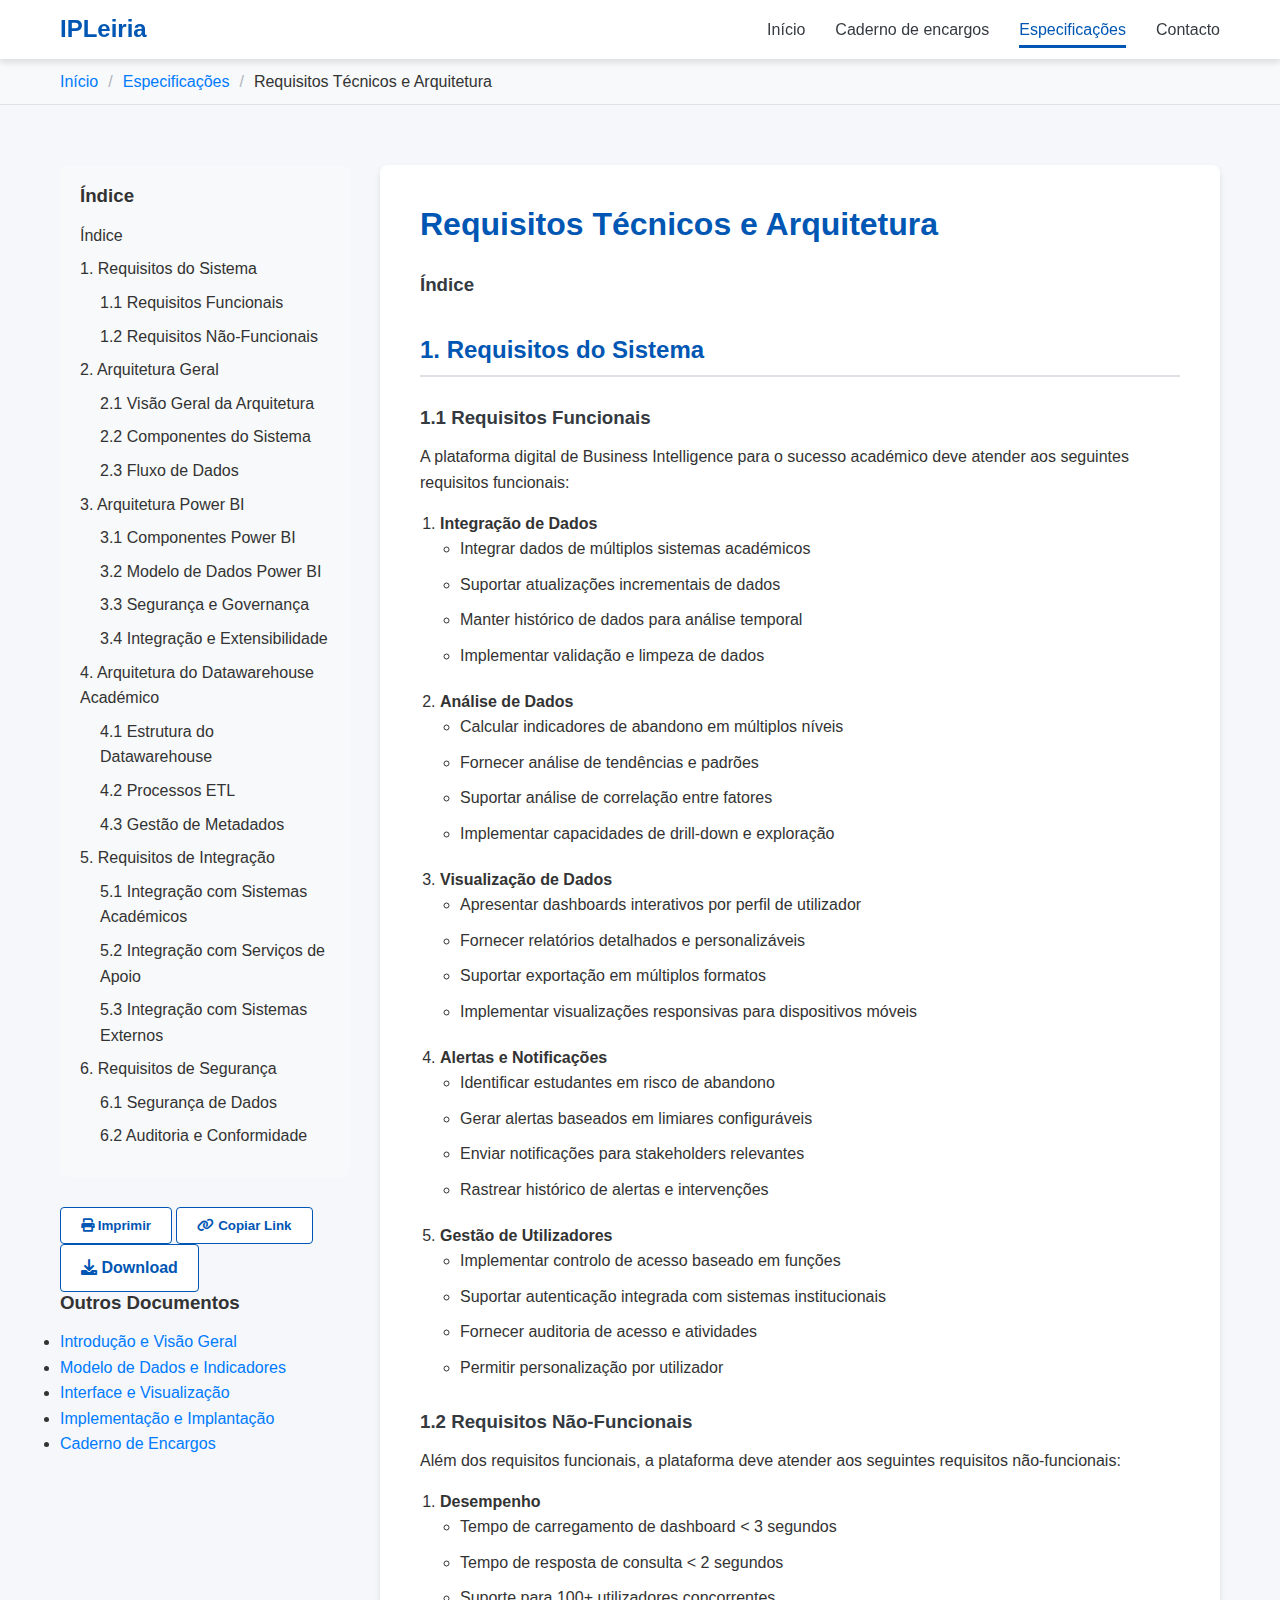
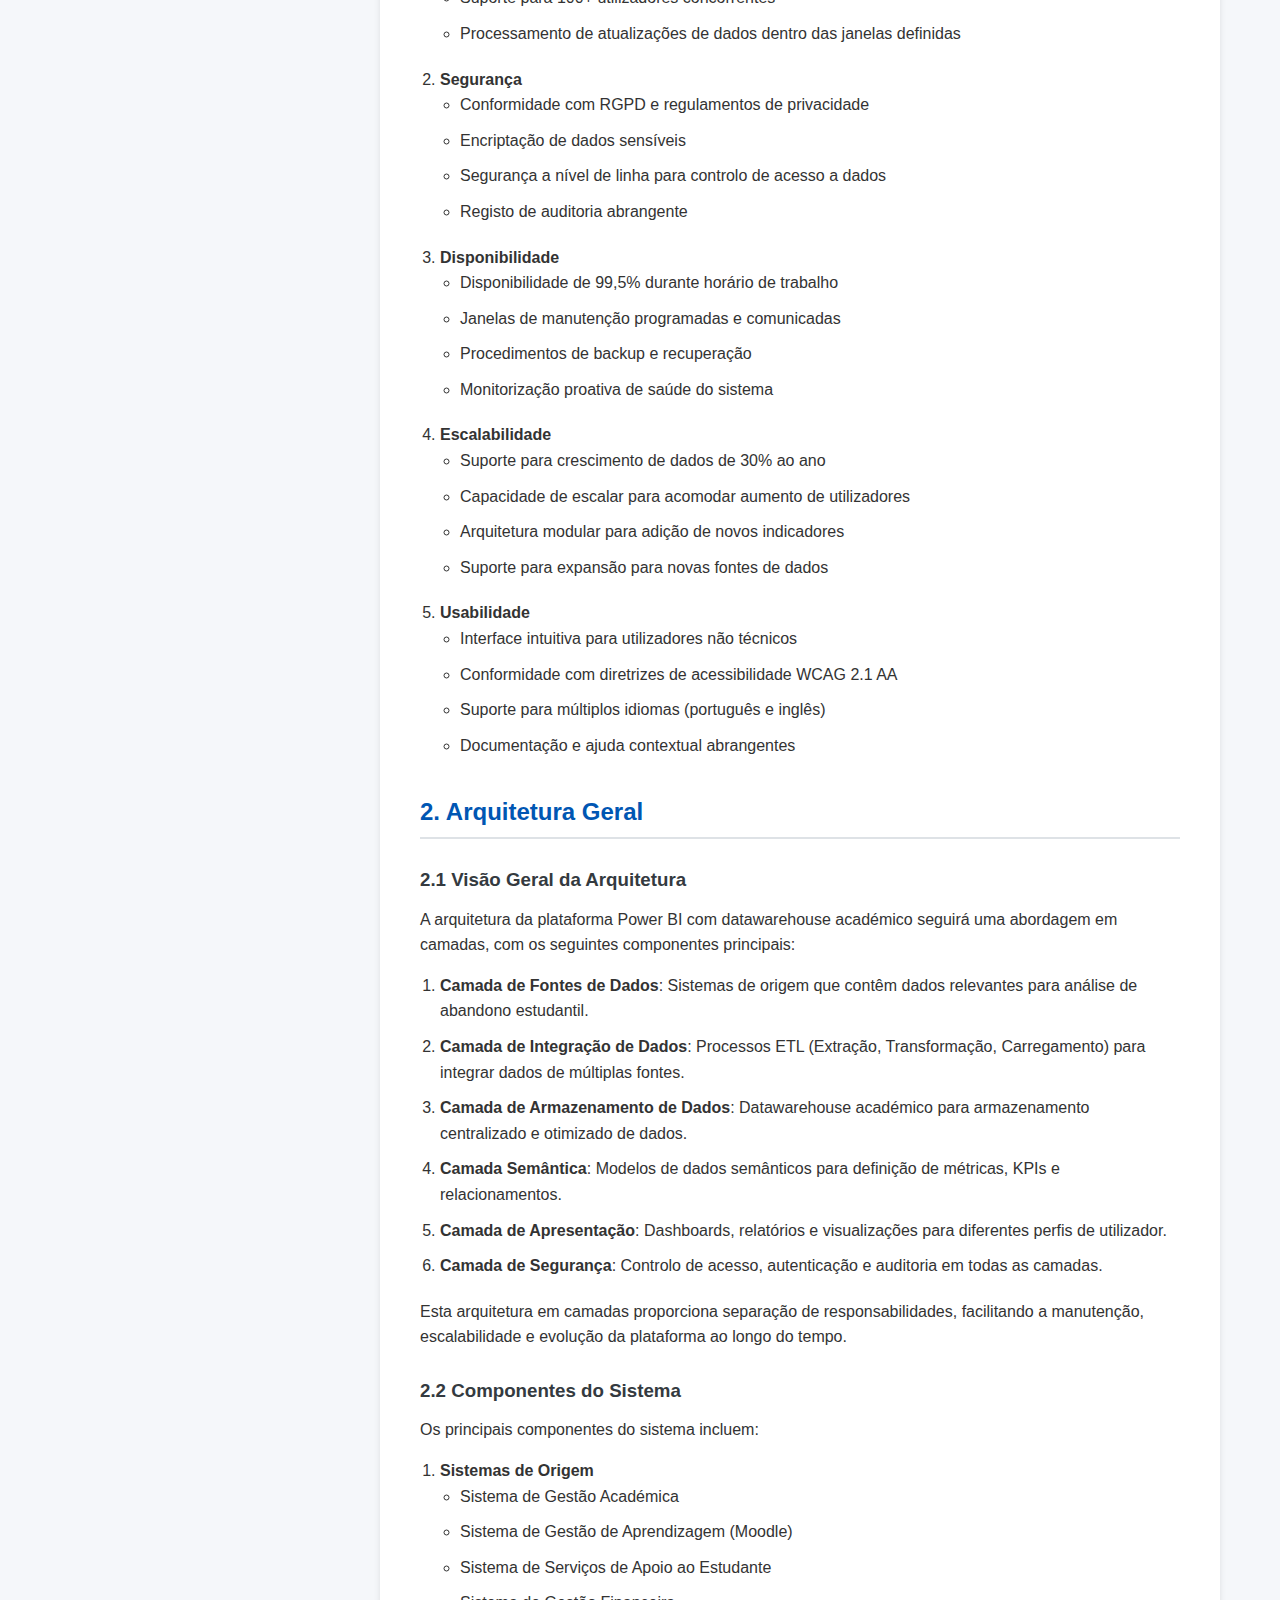
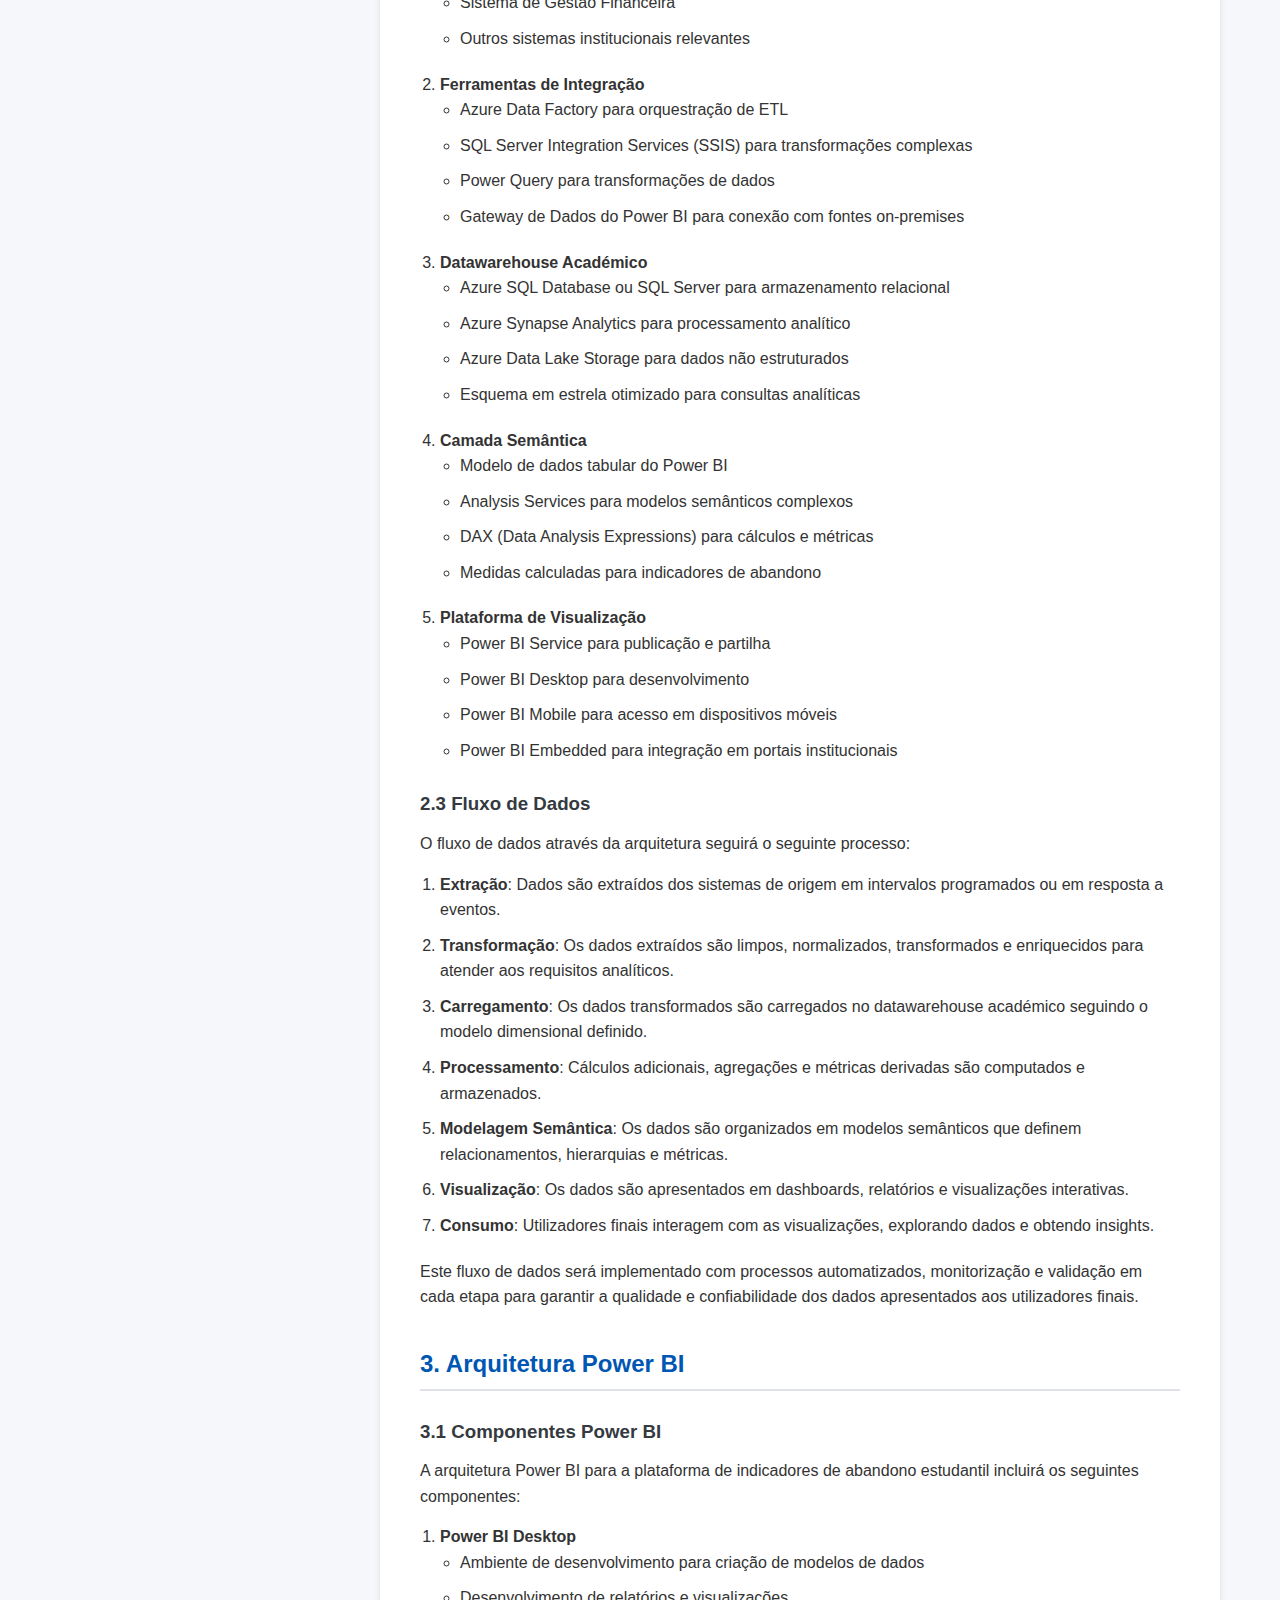
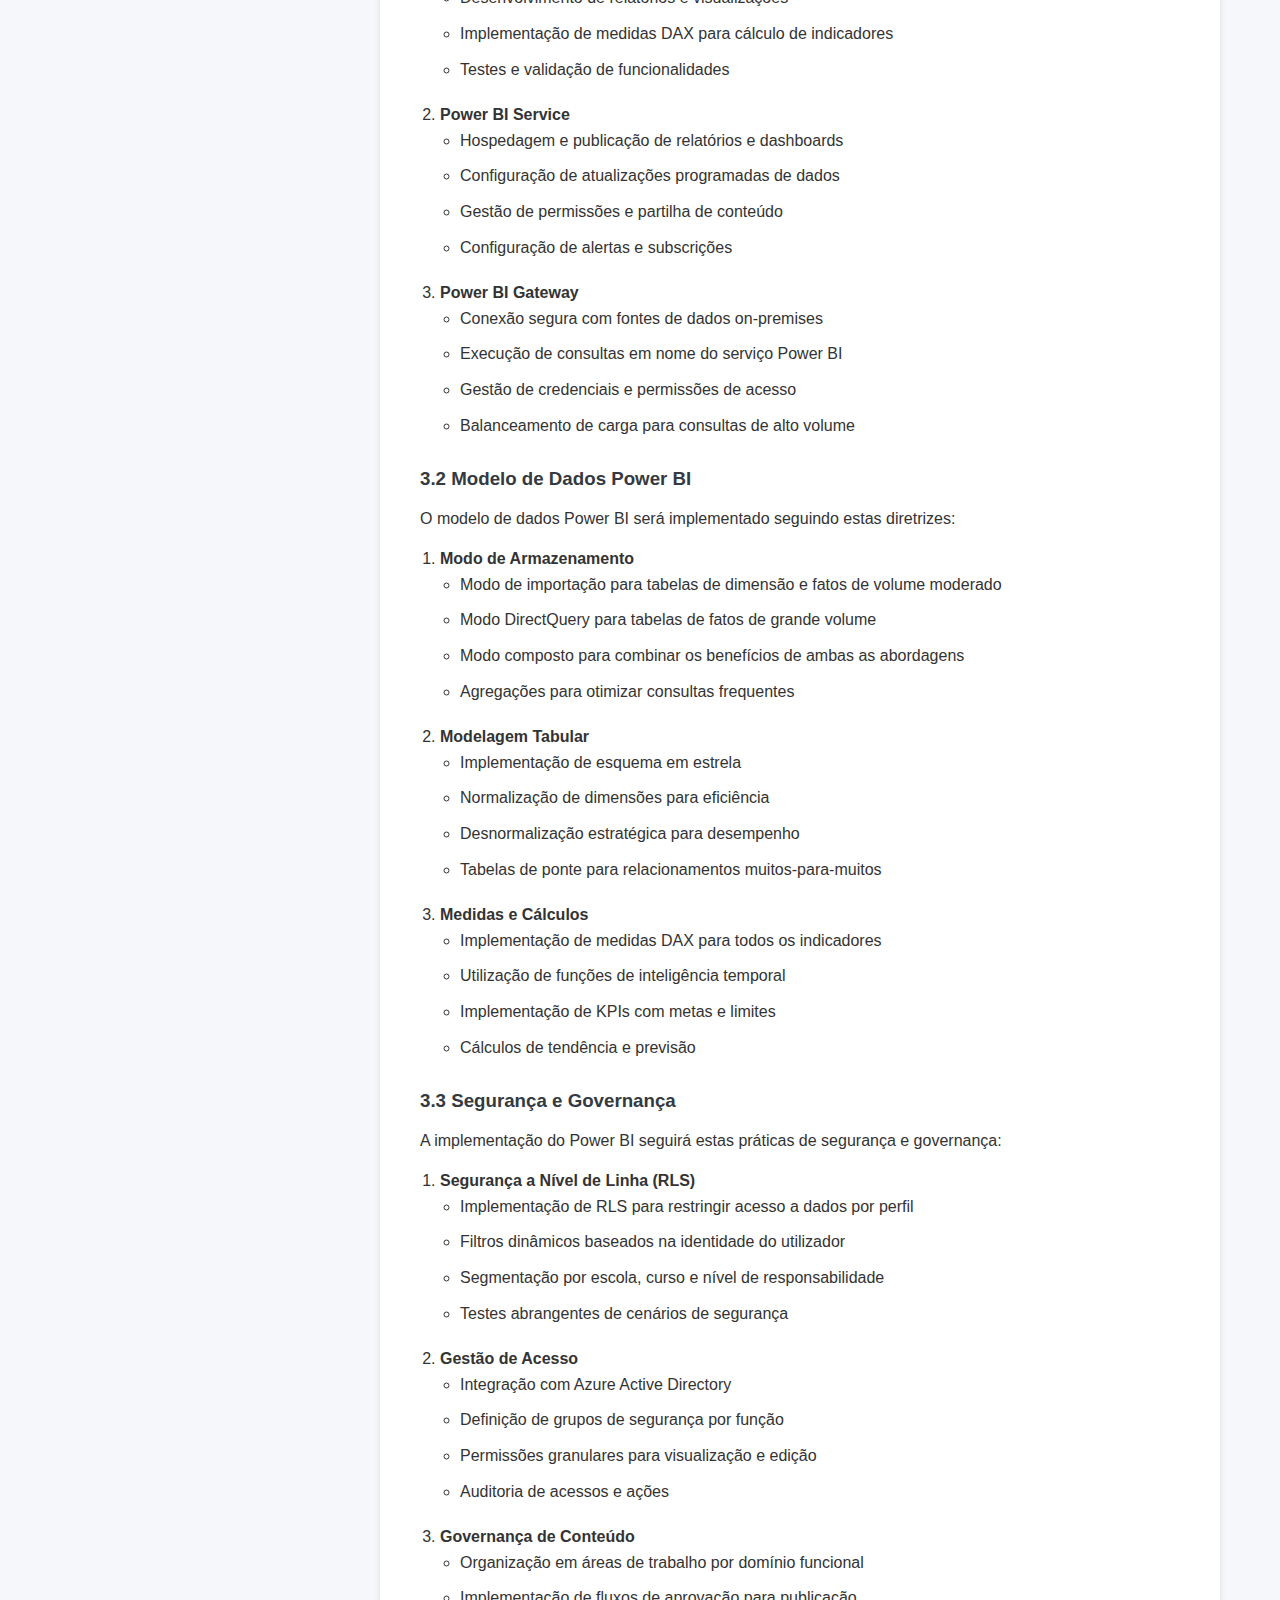
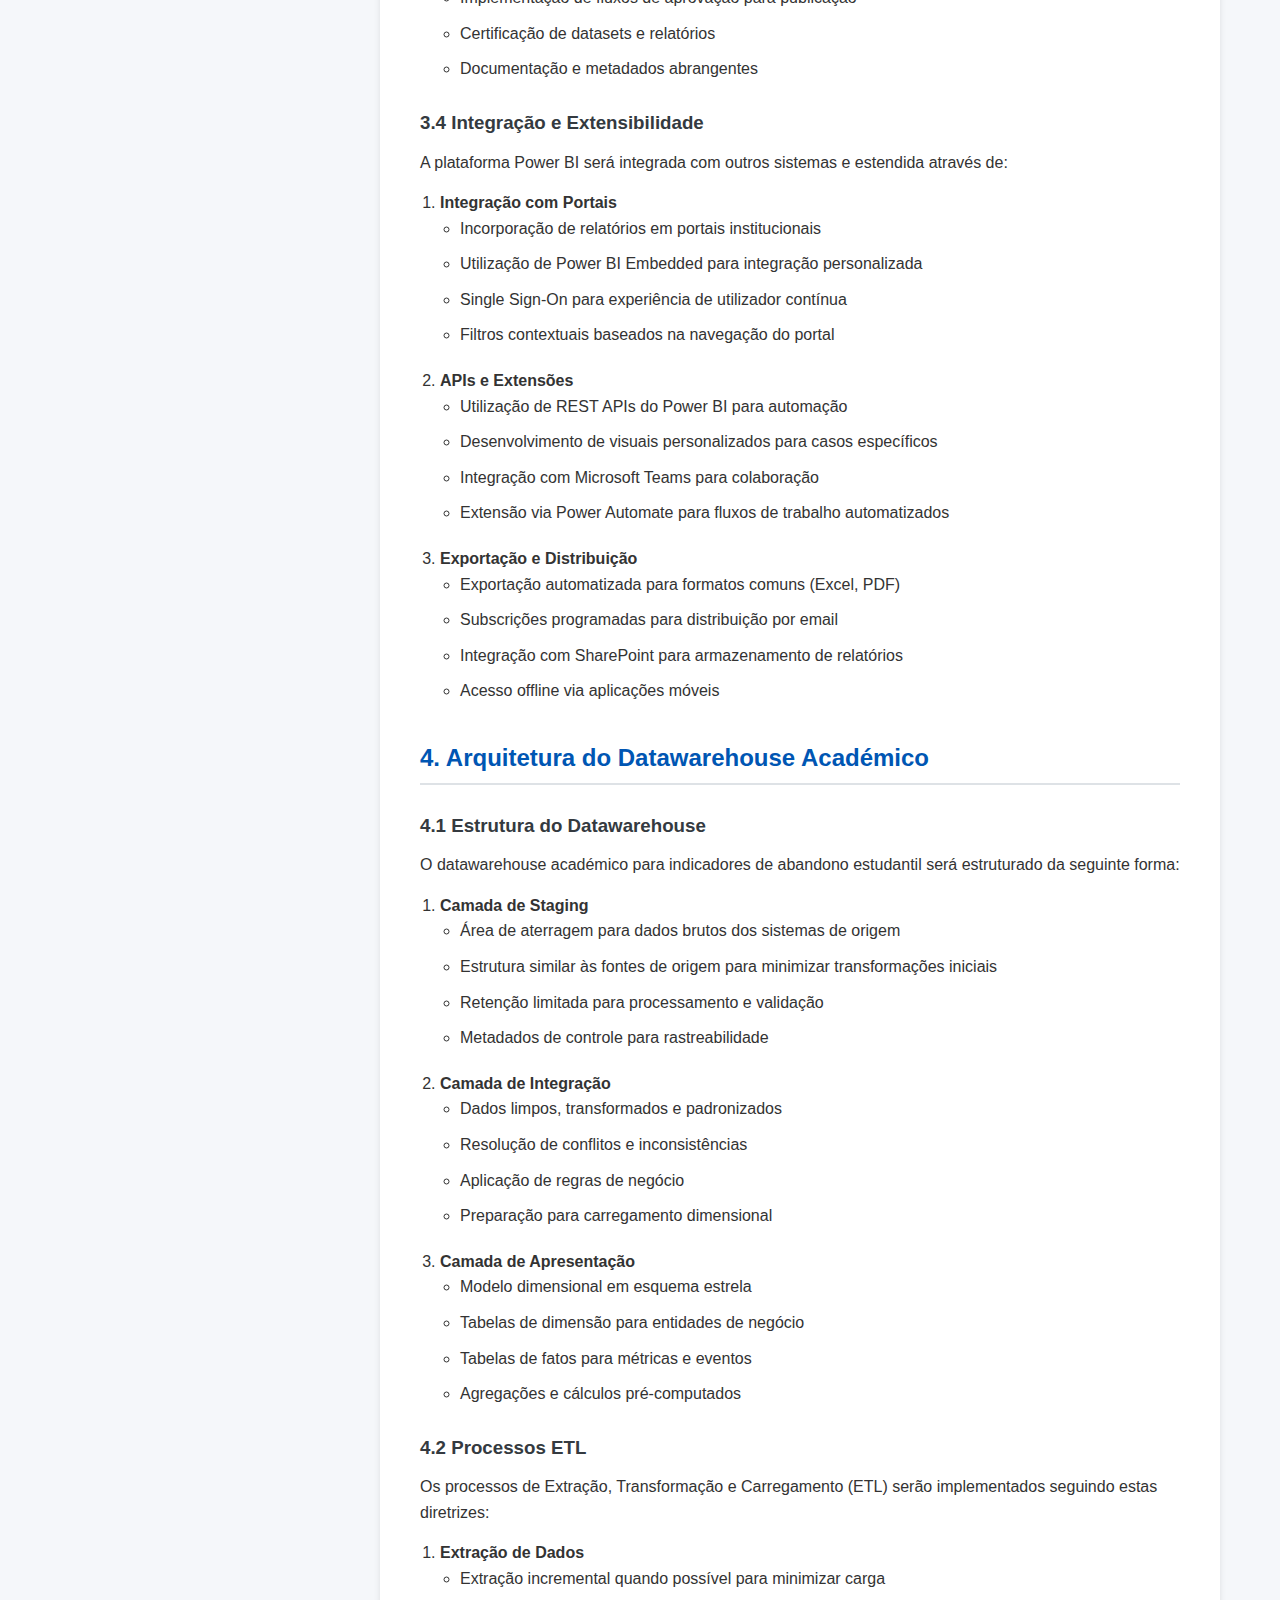
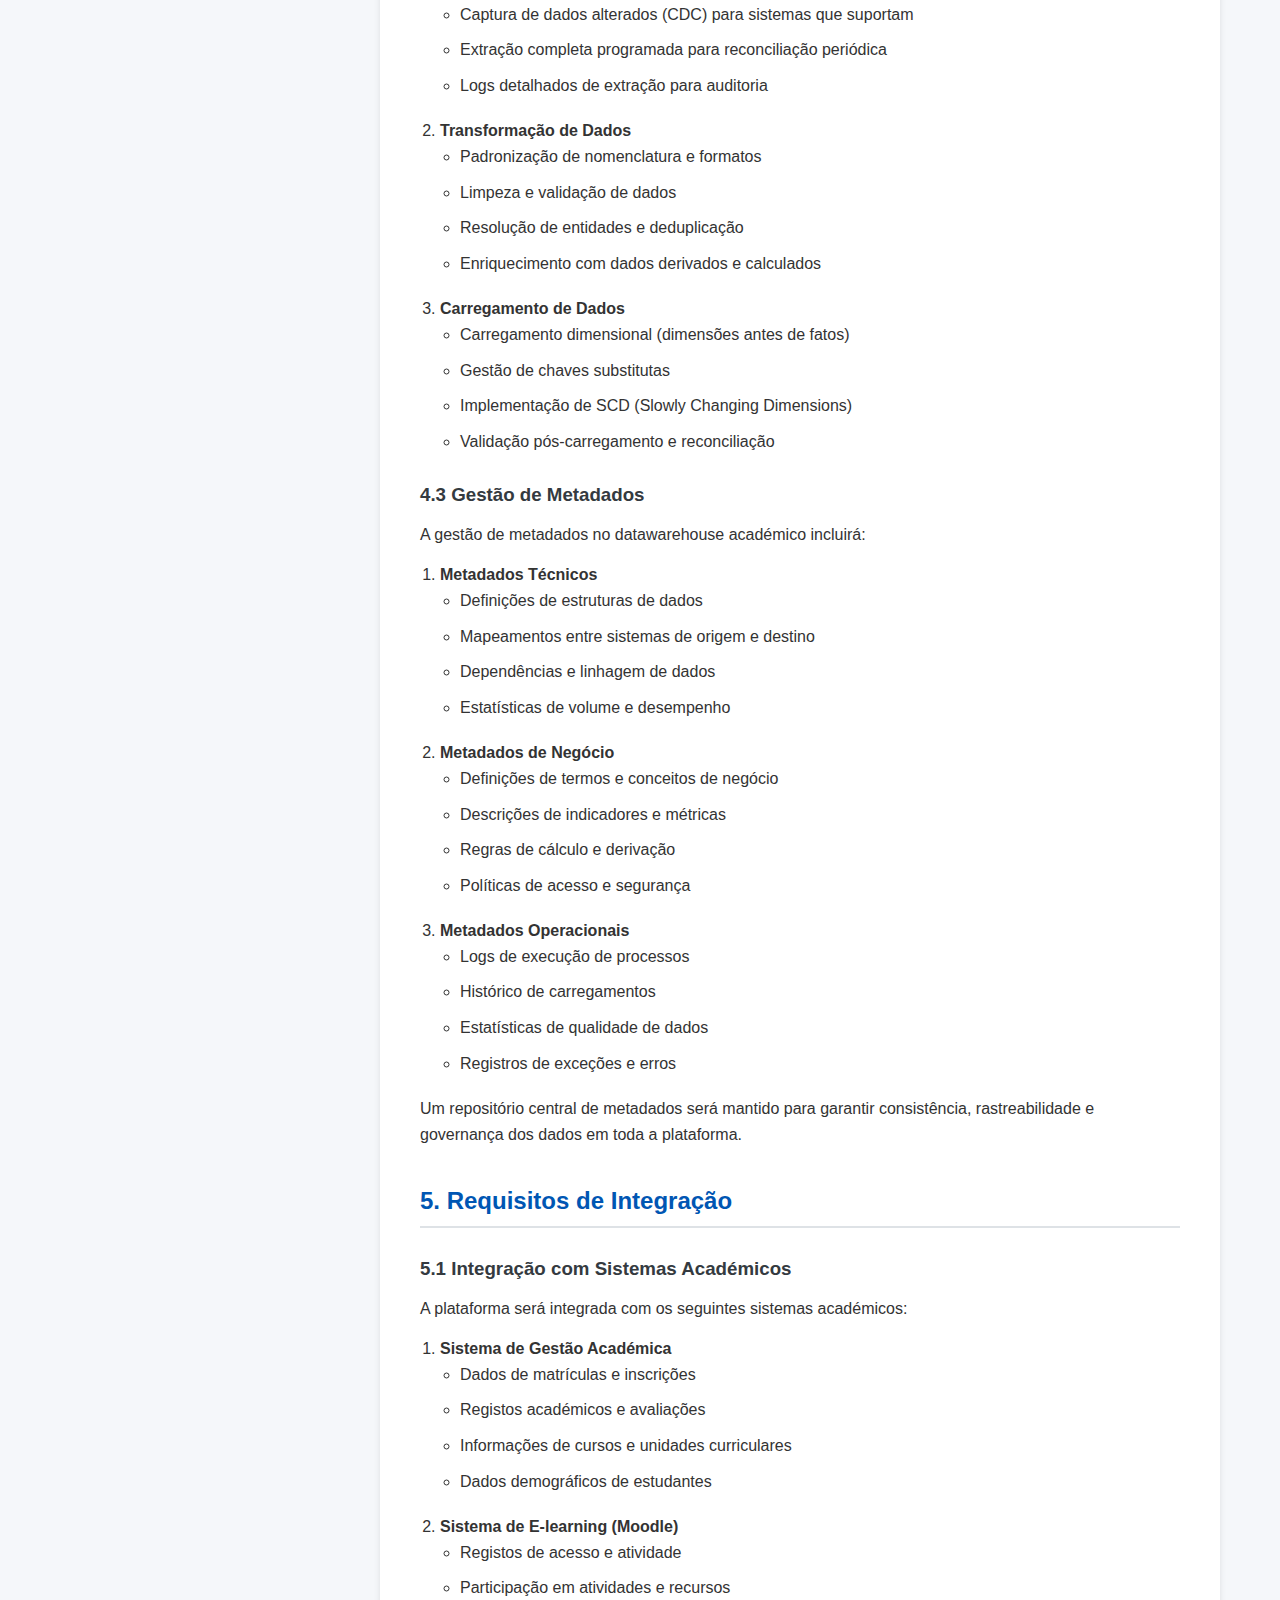
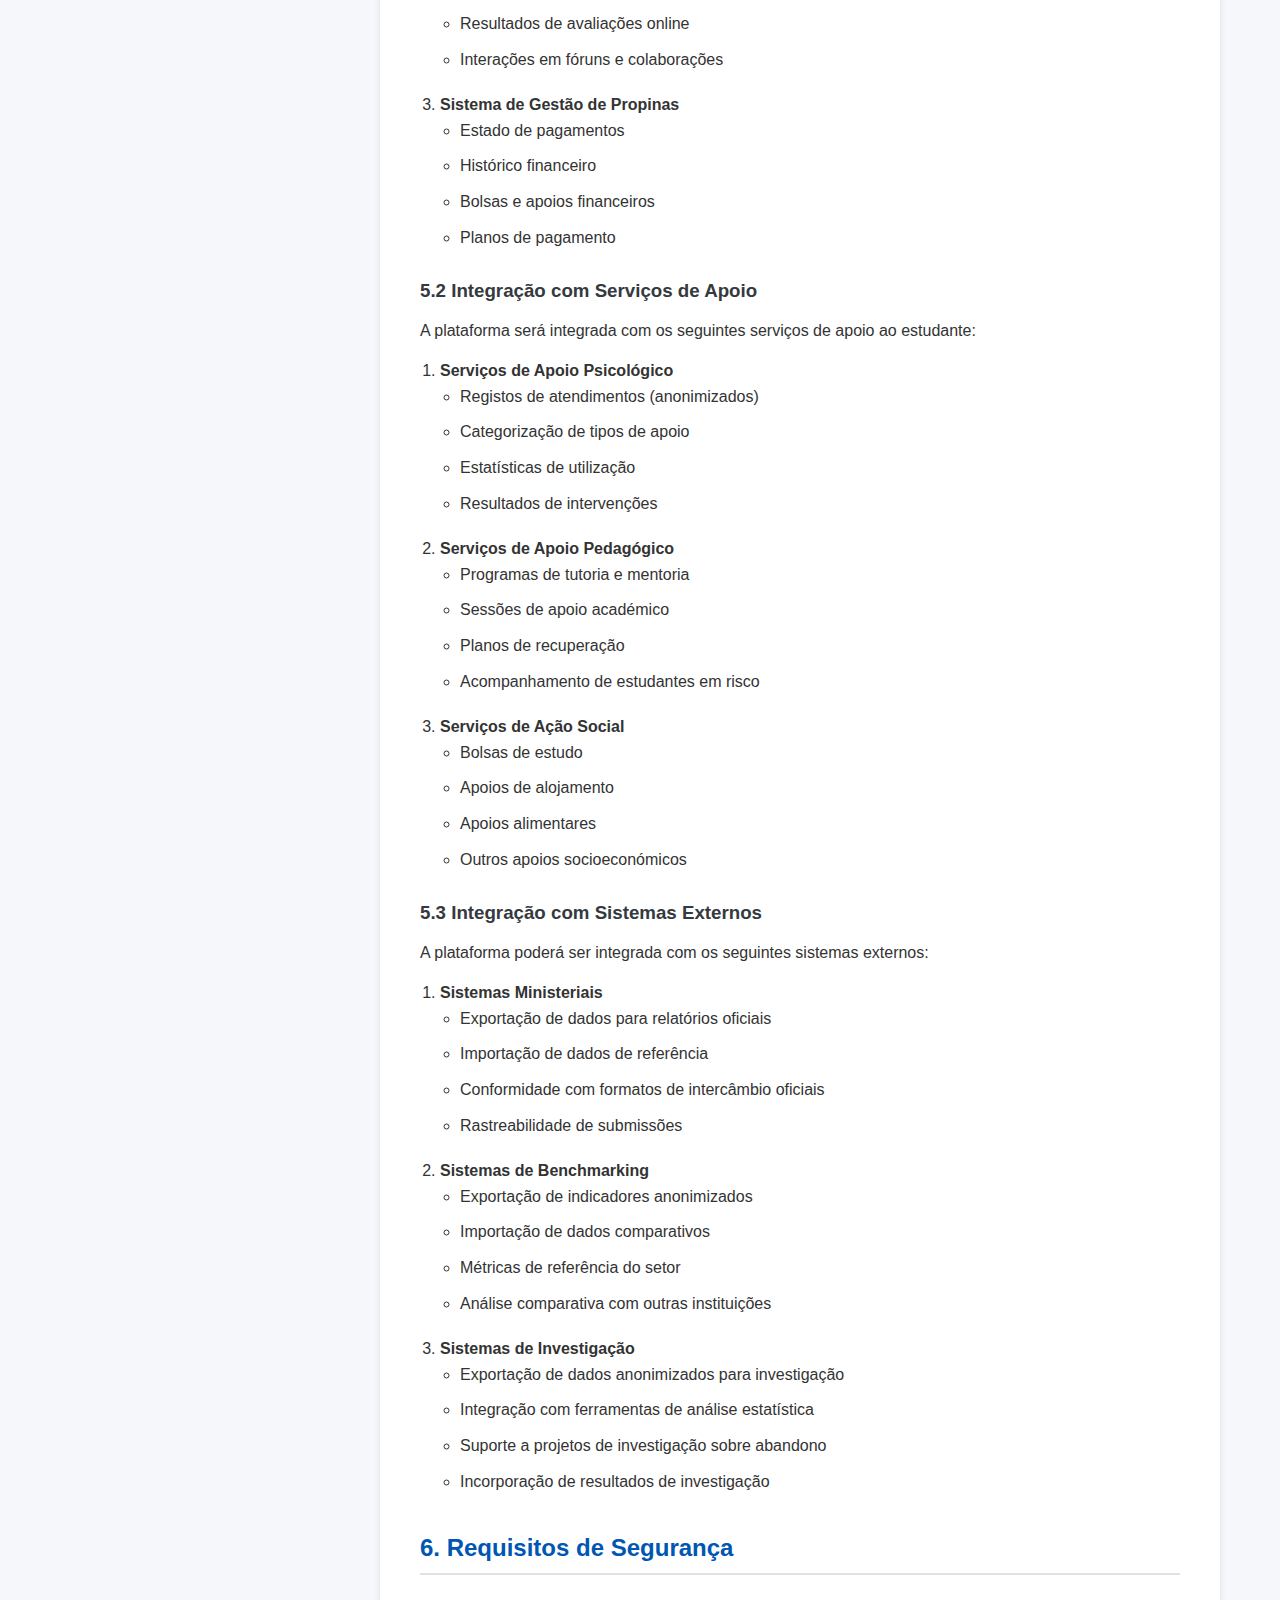
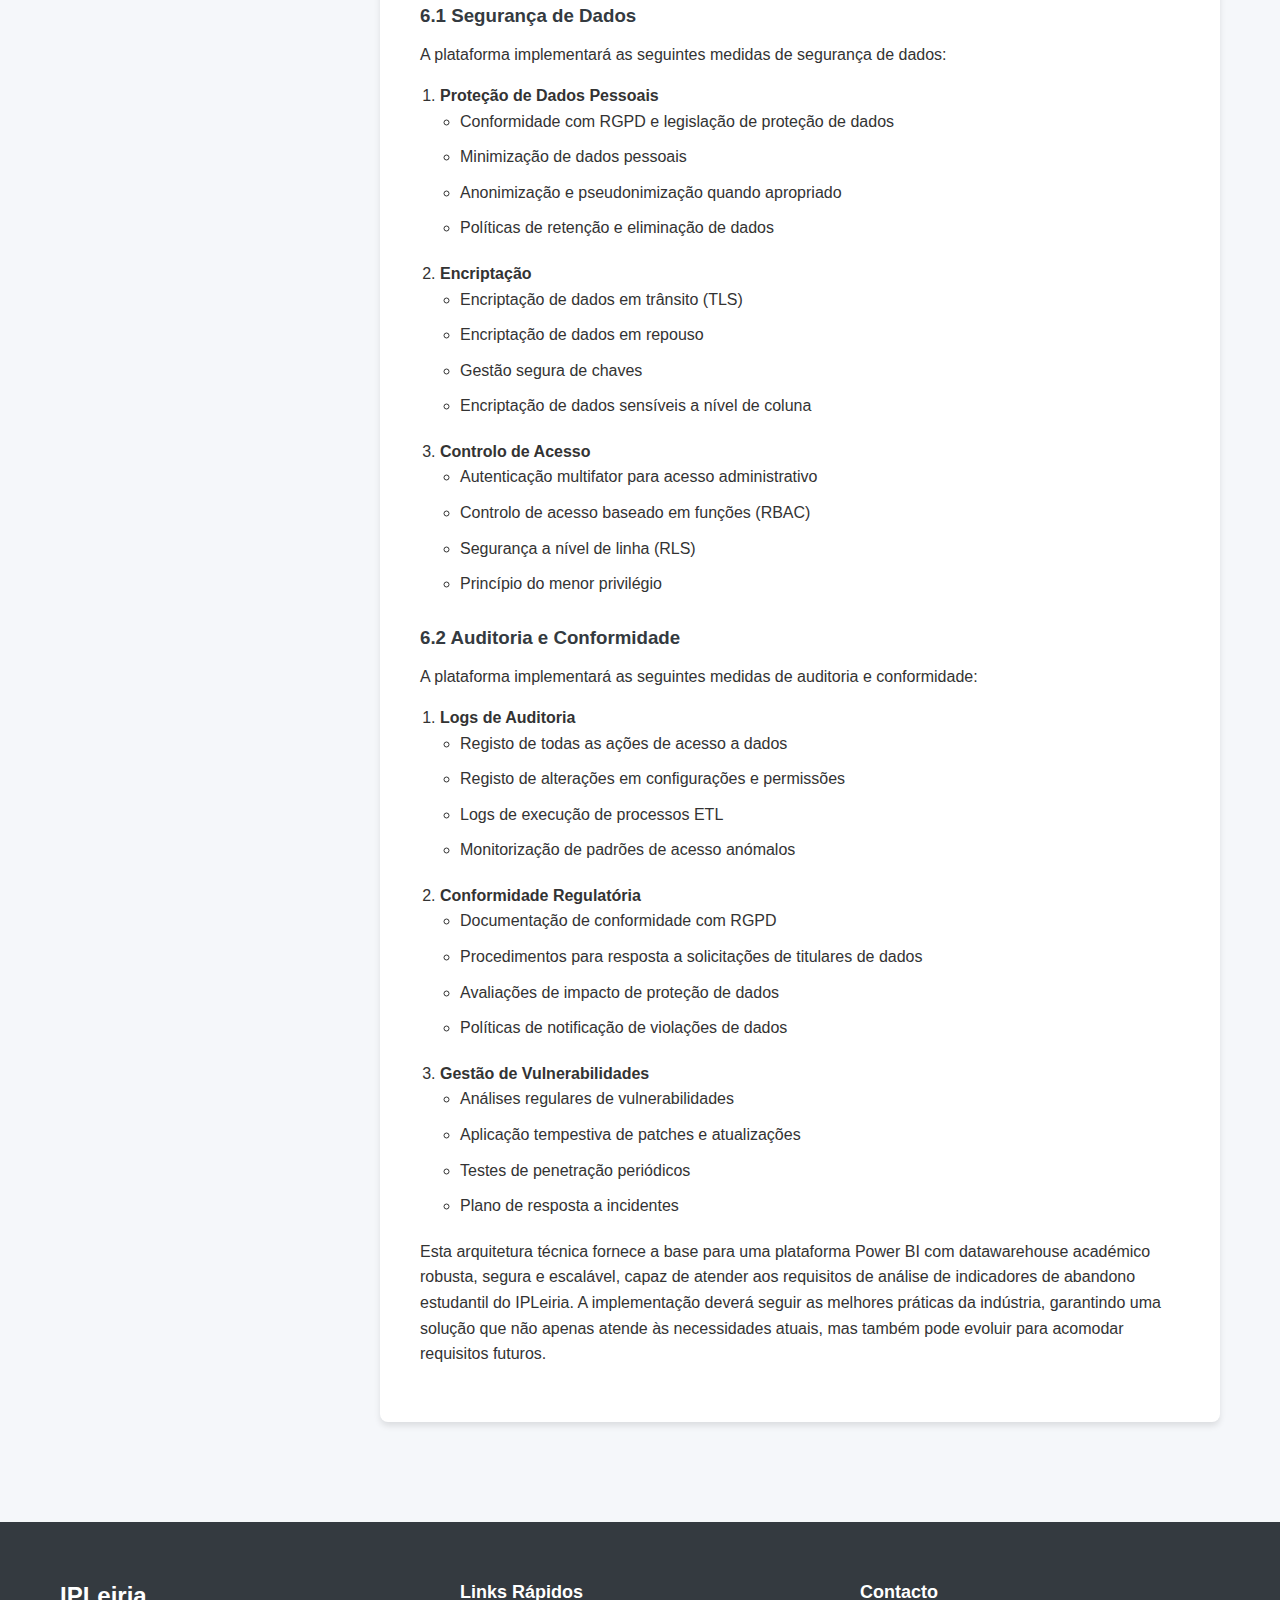
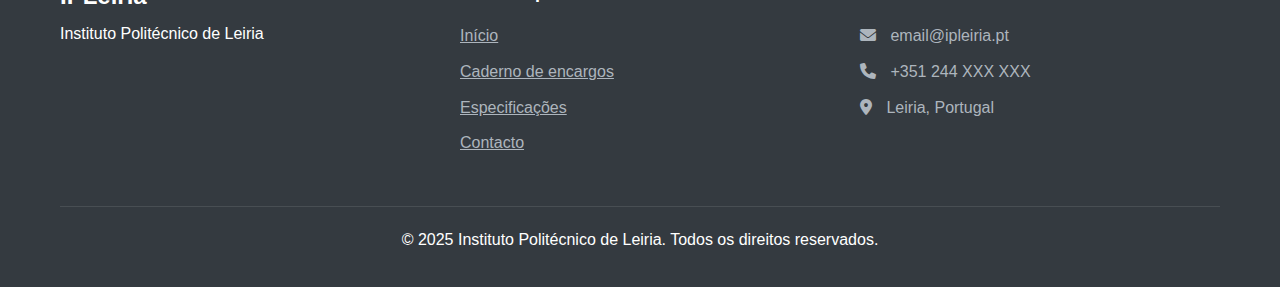
<file: especificacoes/requisitos.html>
<!DOCTYPE html>
<html lang="pt">
<head>
    <meta charset="UTF-8">
    <meta name="viewport" content="width=device-width, initial-scale=1.0">
    <title>Requisitos Técnicos e Arquitetura - Especificações</title>
    <link rel="stylesheet" href="../styles.css">
    <link rel="stylesheet" href="../mobile-accessibility.css">
    <link rel="stylesheet" href="https://cdnjs.cloudflare.com/ajax/libs/font-awesome/6.0.0-beta3/css/all.min.css">
</head>
<body>
    <a href="#main-content" class="skip-to-content">Ir para o conteúdo</a>
    
    <header>
        <div class="container">
            <div class="logo">
                <h1>IPLeiria</h1>
            </div>
            <nav>
                <ul>
                    <li><a href="../index.html">Início</a></li>
                    <li><a href="../rfq.html">Caderno de encargos</a></li>
                    <li><a href="../especificacoes.html" class="active">Especificações</a></li>
                    <li><a href="../contacto.html">Contacto</a></li>
                </ul>
            </nav>
        </div>
    </header>

    <div class="breadcrumbs">
        <div class="container">
            <ul>
                <li><a href="../index.html">Início</a></li>
                <li><a href="../especificacoes.html">Especificações</a></li>
                <li class="active">Requisitos Técnicos e Arquitetura</li>
            </ul>
        </div>
    </div>
    <section class="content-section .with-sidebar">
        <div class="container">
            <div class="sidebar">
                <div class="toc">
                    <h3>Índice</h3>
                    <!-- Table of contents will be generated by JavaScript -->
                </div>
                <div class="actions">
                    <button onclick="printPage()" class="btn secondary"><i class="fas fa-print"></i> Imprimir</button>
                    <button onclick="copyPageUrl()" class="btn secondary"><i class="fas fa-link"></i> Copiar Link</button>
                    <a href="../requisitos_tecnicos_arquitetura.md" download="Requisitos_Tecnicos_Arquitetura.md" class="btn secondary"><i class="fas fa-download"></i> Download</a>
                </div>
                <div class="other-docs">
                    <h3>Outros Documentos</h3>
                    <ul>
                        <li><a href="introducao.html">Introdução e Visão Geral</a></li>
                        <li><a href="modelo.html">Modelo de Dados e Indicadores</a></li>
                        <li><a href="interface.html">Interface e Visualização</a></li>
                        <li><a href="implementacao.html">Implementação e Implantação</a></li>
                        <li><a href="../rfq.html">Caderno de Encargos</a></li>
                    </ul>
                </div>
            </div>
            <div class="page-content" id="main-content">
                <h1>Requisitos Técnicos e Arquitetura</h1>

                <div class="toc-mobile">
                    <h3>Índice</h3>
                    <!-- Mobile table of contents will be generated by JavaScript -->
                </div>
                <h2 id="requisitos-sistema">1. Requisitos do Sistema</h2>
                
                <h3 id="requisitos-funcionais">1.1 Requisitos Funcionais</h3>
                <p>A plataforma digital de Business Intelligence para o sucesso académico deve atender aos seguintes requisitos funcionais:</p>
                
                <ol>
                    <li><strong>Integração de Dados</strong>
                        <ul>
                            <li>Integrar dados de múltiplos sistemas académicos</li>
                            <li>Suportar atualizações incrementais de dados</li>
                            <li>Manter histórico de dados para análise temporal</li>
                            <li>Implementar validação e limpeza de dados</li>
                        </ul>
                    </li>
                    <li><strong>Análise de Dados</strong>
                        <ul>
                            <li>Calcular indicadores de abandono em múltiplos níveis</li>
                            <li>Fornecer análise de tendências e padrões</li>
                            <li>Suportar análise de correlação entre fatores</li>
                            <li>Implementar capacidades de drill-down e exploração</li>
                        </ul>
                    </li>
                    <li><strong>Visualização de Dados</strong>
                        <ul>
                            <li>Apresentar dashboards interativos por perfil de utilizador</li>
                            <li>Fornecer relatórios detalhados e personalizáveis</li>
                            <li>Suportar exportação em múltiplos formatos</li>
                            <li>Implementar visualizações responsivas para dispositivos móveis</li>
                        </ul>
                    </li>
                    <li><strong>Alertas e Notificações</strong>
                        <ul>
                            <li>Identificar estudantes em risco de abandono</li>
                            <li>Gerar alertas baseados em limiares configuráveis</li>
                            <li>Enviar notificações para stakeholders relevantes</li>
                            <li>Rastrear histórico de alertas e intervenções</li>
                        </ul>
                    </li>
                    <li><strong>Gestão de Utilizadores</strong>
                        <ul>
                            <li>Implementar controlo de acesso baseado em funções</li>
                            <li>Suportar autenticação integrada com sistemas institucionais</li>
                            <li>Fornecer auditoria de acesso e atividades</li>
                            <li>Permitir personalização por utilizador</li>
                        </ul>
                    </li>
                </ol>
                
                <h3 id="requisitos-nao-funcionais">1.2 Requisitos Não-Funcionais</h3>
                <p>Além dos requisitos funcionais, a plataforma deve atender aos seguintes requisitos não-funcionais:</p>
                
                <ol>
                    <li><strong>Desempenho</strong>
                        <ul>
                            <li>Tempo de carregamento de dashboard < 3 segundos</li>
                            <li>Tempo de resposta de consulta < 2 segundos</li>
                            <li>Suporte para 100+ utilizadores concorrentes</li>
                            <li>Processamento de atualizações de dados dentro das janelas definidas</li>
                        </ul>
                    </li>
                    <li><strong>Segurança</strong>
                        <ul>
                            <li>Conformidade com RGPD e regulamentos de privacidade</li>
                            <li>Encriptação de dados sensíveis</li>
                            <li>Segurança a nível de linha para controlo de acesso a dados</li>
                            <li>Registo de auditoria abrangente</li>
                        </ul>
                    </li>
                    <li><strong>Disponibilidade</strong>
                        <ul>
                            <li>Disponibilidade de 99,5% durante horário de trabalho</li>
                            <li>Janelas de manutenção programadas e comunicadas</li>
                            <li>Procedimentos de backup e recuperação</li>
                            <li>Monitorização proativa de saúde do sistema</li>
                        </ul>
                    </li>
                    <li><strong>Escalabilidade</strong>
                        <ul>
                            <li>Suporte para crescimento de dados de 30% ao ano</li>
                            <li>Capacidade de escalar para acomodar aumento de utilizadores</li>
                            <li>Arquitetura modular para adição de novos indicadores</li>
                            <li>Suporte para expansão para novas fontes de dados</li>
                        </ul>
                    </li>
                    <li><strong>Usabilidade</strong>
                        <ul>
                            <li>Interface intuitiva para utilizadores não técnicos</li>
                            <li>Conformidade com diretrizes de acessibilidade WCAG 2.1 AA</li>
                            <li>Suporte para múltiplos idiomas (português e inglês)</li>
                            <li>Documentação e ajuda contextual abrangentes</li>
                        </ul>
                    </li>
                </ol>
                <h2 id="arquitetura-geral">2. Arquitetura Geral</h2>
                
                <h3 id="visao-arquitetura">2.1 Visão Geral da Arquitetura</h3>
                <p>A arquitetura da plataforma Power BI com datawarehouse académico seguirá uma abordagem em camadas, com os seguintes componentes principais:</p>
                
                <ol>
                    <li><strong>Camada de Fontes de Dados</strong>: Sistemas de origem que contêm dados relevantes para análise de abandono estudantil.</li>
                    <li><strong>Camada de Integração de Dados</strong>: Processos ETL (Extração, Transformação, Carregamento) para integrar dados de múltiplas fontes.</li>
                    <li><strong>Camada de Armazenamento de Dados</strong>: Datawarehouse académico para armazenamento centralizado e otimizado de dados.</li>
                    <li><strong>Camada Semântica</strong>: Modelos de dados semânticos para definição de métricas, KPIs e relacionamentos.</li>
                    <li><strong>Camada de Apresentação</strong>: Dashboards, relatórios e visualizações para diferentes perfis de utilizador.</li>
                    <li><strong>Camada de Segurança</strong>: Controlo de acesso, autenticação e auditoria em todas as camadas.</li>
                </ol>
                
                <p>Esta arquitetura em camadas proporciona separação de responsabilidades, facilitando a manutenção, escalabilidade e evolução da plataforma ao longo do tempo.</p>
                <h3 id="componentes-sistema">2.2 Componentes do Sistema</h3>
                <p>Os principais componentes do sistema incluem:</p>
                
                <ol>
                    <li><strong>Sistemas de Origem</strong>
                        <ul>
                            <li>Sistema de Gestão Académica</li>
                            <li>Sistema de Gestão de Aprendizagem (Moodle)</li>
                            <li>Sistema de Serviços de Apoio ao Estudante</li>
                            <li>Sistema de Gestão Financeira</li>
                            <li>Outros sistemas institucionais relevantes</li>
                        </ul>
                    </li>
                    <li><strong>Ferramentas de Integração</strong>
                        <ul>
                            <li>Azure Data Factory para orquestração de ETL</li>
                            <li>SQL Server Integration Services (SSIS) para transformações complexas</li>
                            <li>Power Query para transformações de dados</li>
                            <li>Gateway de Dados do Power BI para conexão com fontes on-premises</li>
                        </ul>
                    </li>
                    <li><strong>Datawarehouse Académico</strong>
                        <ul>
                            <li>Azure SQL Database ou SQL Server para armazenamento relacional</li>
                            <li>Azure Synapse Analytics para processamento analítico</li>
                            <li>Azure Data Lake Storage para dados não estruturados</li>
                            <li>Esquema em estrela otimizado para consultas analíticas</li>
                        </ul>
                    </li>
                    <li><strong>Camada Semântica</strong>
                        <ul>
                            <li>Modelo de dados tabular do Power BI</li>
                            <li>Analysis Services para modelos semânticos complexos</li>
                            <li>DAX (Data Analysis Expressions) para cálculos e métricas</li>
                            <li>Medidas calculadas para indicadores de abandono</li>
                        </ul>
                    </li>
                    <li><strong>Plataforma de Visualização</strong>
                        <ul>
                            <li>Power BI Service para publicação e partilha</li>
                            <li>Power BI Desktop para desenvolvimento</li>
                            <li>Power BI Mobile para acesso em dispositivos móveis</li>
                            <li>Power BI Embedded para integração em portais institucionais</li>
                        </ul>
                    </li>
                </ol>
                <h3 id="fluxo-dados">2.3 Fluxo de Dados</h3>
                <p>O fluxo de dados através da arquitetura seguirá o seguinte processo:</p>
                
                <ol>
                    <li><strong>Extração</strong>: Dados são extraídos dos sistemas de origem em intervalos programados ou em resposta a eventos.</li>
                    <li><strong>Transformação</strong>: Os dados extraídos são limpos, normalizados, transformados e enriquecidos para atender aos requisitos analíticos.</li>
                    <li><strong>Carregamento</strong>: Os dados transformados são carregados no datawarehouse académico seguindo o modelo dimensional definido.</li>
                    <li><strong>Processamento</strong>: Cálculos adicionais, agregações e métricas derivadas são computados e armazenados.</li>
                    <li><strong>Modelagem Semântica</strong>: Os dados são organizados em modelos semânticos que definem relacionamentos, hierarquias e métricas.</li>
                    <li><strong>Visualização</strong>: Os dados são apresentados em dashboards, relatórios e visualizações interativas.</li>
                    <li><strong>Consumo</strong>: Utilizadores finais interagem com as visualizações, explorando dados e obtendo insights.</li>
                </ol>
                
                <p>Este fluxo de dados será implementado com processos automatizados, monitorização e validação em cada etapa para garantir a qualidade e confiabilidade dos dados apresentados aos utilizadores finais.</p>
                                <h2 id="arquitetura-powerbi">3. Arquitetura Power BI</h2>
                
                <h3 id="componentes-powerbi">3.1 Componentes Power BI</h3>
                <p>A arquitetura Power BI para a plataforma de indicadores de abandono estudantil incluirá os seguintes componentes:</p>
                
                <ol>
                    <li><strong>Power BI Desktop</strong>
                        <ul>
                            <li>Ambiente de desenvolvimento para criação de modelos de dados</li>
                            <li>Desenvolvimento de relatórios e visualizações</li>
                            <li>Implementação de medidas DAX para cálculo de indicadores</li>
                            <li>Testes e validação de funcionalidades</li>
                        </ul>
                    </li>
                    <li><strong>Power BI Service</strong>
                        <ul>
                            <li>Hospedagem e publicação de relatórios e dashboards</li>
                            <li>Configuração de atualizações programadas de dados</li>
                            <li>Gestão de permissões e partilha de conteúdo</li>
                            <li>Configuração de alertas e subscrições</li>
                        </ul>
                    </li>
                    <li><strong>Power BI Gateway</strong>
                        <ul>
                            <li>Conexão segura com fontes de dados on-premises</li>
                            <li>Execução de consultas em nome do serviço Power BI</li>
                            <li>Gestão de credenciais e permissões de acesso</li>
                            <li>Balanceamento de carga para consultas de alto volume</li>
                        </ul>
                    </li>
                </ol>
                <h3 id="modelo-dados-powerbi">3.2 Modelo de Dados Power BI</h3>
                <p>O modelo de dados Power BI será implementado seguindo estas diretrizes:</p>
                
                <ol>
                    <li><strong>Modo de Armazenamento</strong>
                        <ul>
                            <li>Modo de importação para tabelas de dimensão e fatos de volume moderado</li>
                            <li>Modo DirectQuery para tabelas de fatos de grande volume</li>
                            <li>Modo composto para combinar os benefícios de ambas as abordagens</li>
                            <li>Agregações para otimizar consultas frequentes</li>
                        </ul>
                    </li>
                    <li><strong>Modelagem Tabular</strong>
                        <ul>
                            <li>Implementação de esquema em estrela</li>
                            <li>Normalização de dimensões para eficiência</li>
                            <li>Desnormalização estratégica para desempenho</li>
                            <li>Tabelas de ponte para relacionamentos muitos-para-muitos</li>
                        </ul>
                    </li>
                    <li><strong>Medidas e Cálculos</strong>
                        <ul>
                            <li>Implementação de medidas DAX para todos os indicadores</li>
                            <li>Utilização de funções de inteligência temporal</li>
                            <li>Implementação de KPIs com metas e limites</li>
                            <li>Cálculos de tendência e previsão</li>
                        </ul>
                    </li>
                </ol>
                                <h3 id="seguranca-powerbi">3.3 Segurança e Governança</h3>
                <p>A implementação do Power BI seguirá estas práticas de segurança e governança:</p>
                
                <ol>
                    <li><strong>Segurança a Nível de Linha (RLS)</strong>
                        <ul>
                            <li>Implementação de RLS para restringir acesso a dados por perfil</li>
                            <li>Filtros dinâmicos baseados na identidade do utilizador</li>
                            <li>Segmentação por escola, curso e nível de responsabilidade</li>
                            <li>Testes abrangentes de cenários de segurança</li>
                        </ul>
                    </li>
                    <li><strong>Gestão de Acesso</strong>
                        <ul>
                            <li>Integração com Azure Active Directory</li>
                            <li>Definição de grupos de segurança por função</li>
                            <li>Permissões granulares para visualização e edição</li>
                            <li>Auditoria de acessos e ações</li>
                        </ul>
                    </li>
                    <li><strong>Governança de Conteúdo</strong>
                        <ul>
                            <li>Organização em áreas de trabalho por domínio funcional</li>
                            <li>Implementação de fluxos de aprovação para publicação</li>
                            <li>Certificação de datasets e relatórios</li>
                            <li>Documentação e metadados abrangentes</li>
                        </ul>
                    </li>
                </ol>
                                <h3 id="integracao-powerbi">3.4 Integração e Extensibilidade</h3>
                <p>A plataforma Power BI será integrada com outros sistemas e estendida através de:</p>
                
                <ol>
                    <li><strong>Integração com Portais</strong>
                        <ul>
                            <li>Incorporação de relatórios em portais institucionais</li>
                            <li>Utilização de Power BI Embedded para integração personalizada</li>
                            <li>Single Sign-On para experiência de utilizador contínua</li>
                            <li>Filtros contextuais baseados na navegação do portal</li>
                        </ul>
                    </li>
                    <li><strong>APIs e Extensões</strong>
                        <ul>
                            <li>Utilização de REST APIs do Power BI para automação</li>
                            <li>Desenvolvimento de visuais personalizados para casos específicos</li>
                            <li>Integração com Microsoft Teams para colaboração</li>
                            <li>Extensão via Power Automate para fluxos de trabalho automatizados</li>
                        </ul>
                    </li>
                    <li><strong>Exportação e Distribuição</strong>
                        <ul>
                            <li>Exportação automatizada para formatos comuns (Excel, PDF)</li>
                            <li>Subscrições programadas para distribuição por email</li>
                            <li>Integração com SharePoint para armazenamento de relatórios</li>
                            <li>Acesso offline via aplicações móveis</li>
                        </ul>
                    </li>
                </ol>
                <h2 id="arquitetura-datawarehouse">4. Arquitetura do Datawarehouse Académico</h2>
                
                <h3 id="estrutura-datawarehouse">4.1 Estrutura do Datawarehouse</h3>
                <p>O datawarehouse académico para indicadores de abandono estudantil será estruturado da seguinte forma:</p>
                
                <ol>
                    <li><strong>Camada de Staging</strong>
                        <ul>
                            <li>Área de aterragem para dados brutos dos sistemas de origem</li>
                            <li>Estrutura similar às fontes de origem para minimizar transformações iniciais</li>
                            <li>Retenção limitada para processamento e validação</li>
                            <li>Metadados de controle para rastreabilidade</li>
                        </ul>
                    </li>
                    <li><strong>Camada de Integração</strong>
                        <ul>
                            <li>Dados limpos, transformados e padronizados</li>
                            <li>Resolução de conflitos e inconsistências</li>
                            <li>Aplicação de regras de negócio</li>
                            <li>Preparação para carregamento dimensional</li>
                        </ul>
                    </li>
                    <li><strong>Camada de Apresentação</strong>
                        <ul>
                            <li>Modelo dimensional em esquema estrela</li>
                            <li>Tabelas de dimensão para entidades de negócio</li>
                            <li>Tabelas de fatos para métricas e eventos</li>
                            <li>Agregações e cálculos pré-computados</li>
                        </ul>
                    </li>
                </ol>
                                <h3 id="processos-etl">4.2 Processos ETL</h3>
                <p>Os processos de Extração, Transformação e Carregamento (ETL) serão implementados seguindo estas diretrizes:</p>
                
                <ol>
                    <li><strong>Extração de Dados</strong>
                        <ul>
                            <li>Extração incremental quando possível para minimizar carga</li>
                            <li>Captura de dados alterados (CDC) para sistemas que suportam</li>
                            <li>Extração completa programada para reconciliação periódica</li>
                            <li>Logs detalhados de extração para auditoria</li>
                        </ul>
                    </li>
                    <li><strong>Transformação de Dados</strong>
                        <ul>
                            <li>Padronização de nomenclatura e formatos</li>
                            <li>Limpeza e validação de dados</li>
                            <li>Resolução de entidades e deduplicação</li>
                            <li>Enriquecimento com dados derivados e calculados</li>
                        </ul>
                    </li>
                    <li><strong>Carregamento de Dados</strong>
                        <ul>
                            <li>Carregamento dimensional (dimensões antes de fatos)</li>
                            <li>Gestão de chaves substitutas</li>
                            <li>Implementação de SCD (Slowly Changing Dimensions)</li>
                            <li>Validação pós-carregamento e reconciliação</li>
                        </ul>
                    </li>
                </ol>
                <h3 id="gestao-metadados">4.3 Gestão de Metadados</h3>
                <p>A gestão de metadados no datawarehouse académico incluirá:</p>
                
                <ol>
                    <li><strong>Metadados Técnicos</strong>
                        <ul>
                            <li>Definições de estruturas de dados</li>
                            <li>Mapeamentos entre sistemas de origem e destino</li>
                            <li>Dependências e linhagem de dados</li>
                            <li>Estatísticas de volume e desempenho</li>
                        </ul>
                    </li>
                    <li><strong>Metadados de Negócio</strong>
                        <ul>
                            <li>Definições de termos e conceitos de negócio</li>
                            <li>Descrições de indicadores e métricas</li>
                            <li>Regras de cálculo e derivação</li>
                            <li>Políticas de acesso e segurança</li>
                        </ul>
                    </li>
                    <li><strong>Metadados Operacionais</strong>
                        <ul>
                            <li>Logs de execução de processos</li>
                            <li>Histórico de carregamentos</li>
                            <li>Estatísticas de qualidade de dados</li>
                            <li>Registros de exceções e erros</li>
                        </ul>
                    </li>
                </ol>
                
                <p>Um repositório central de metadados será mantido para garantir consistência, rastreabilidade e governança dos dados em toda a plataforma.</p>
                                <h2 id="requisitos-integracao">5. Requisitos de Integração</h2>
                
                <h3 id="integracao-sistemas">5.1 Integração com Sistemas Académicos</h3>
                <p>A plataforma será integrada com os seguintes sistemas académicos:</p>
                
                <ol>
                    <li><strong>Sistema de Gestão Académica</strong>
                        <ul>
                            <li>Dados de matrículas e inscrições</li>
                            <li>Registos académicos e avaliações</li>
                            <li>Informações de cursos e unidades curriculares</li>
                            <li>Dados demográficos de estudantes</li>
                        </ul>
                    </li>
                    <li><strong>Sistema de E-learning (Moodle)</strong>
                        <ul>
                            <li>Registos de acesso e atividade</li>
                            <li>Participação em atividades e recursos</li>
                            <li>Resultados de avaliações online</li>
                            <li>Interações em fóruns e colaborações</li>
                        </ul>
                    </li>
                    <li><strong>Sistema de Gestão de Propinas</strong>
                        <ul>
                            <li>Estado de pagamentos</li>
                            <li>Histórico financeiro</li>
                            <li>Bolsas e apoios financeiros</li>
                            <li>Planos de pagamento</li>
                        </ul>
                    </li>
                </ol>
                <h3 id="integracao-servicos">5.2 Integração com Serviços de Apoio</h3>
                <p>A plataforma será integrada com os seguintes serviços de apoio ao estudante:</p>
                
                <ol>
                    <li><strong>Serviços de Apoio Psicológico</strong>
                        <ul>
                            <li>Registos de atendimentos (anonimizados)</li>
                            <li>Categorização de tipos de apoio</li>
                            <li>Estatísticas de utilização</li>
                            <li>Resultados de intervenções</li>
                        </ul>
                    </li>
                    <li><strong>Serviços de Apoio Pedagógico</strong>
                        <ul>
                            <li>Programas de tutoria e mentoria</li>
                            <li>Sessões de apoio académico</li>
                            <li>Planos de recuperação</li>
                            <li>Acompanhamento de estudantes em risco</li>
                        </ul>
                    </li>
                    <li><strong>Serviços de Ação Social</strong>
                        <ul>
                            <li>Bolsas de estudo</li>
                            <li>Apoios de alojamento</li>
                            <li>Apoios alimentares</li>
                            <li>Outros apoios socioeconómicos</li>
                        </ul>
                    </li>
                </ol>
                <h3 id="integracao-externa">5.3 Integração com Sistemas Externos</h3>
                <p>A plataforma poderá ser integrada com os seguintes sistemas externos:</p>
                
                <ol>
                    <li><strong>Sistemas Ministeriais</strong>
                        <ul>
                            <li>Exportação de dados para relatórios oficiais</li>
                            <li>Importação de dados de referência</li>
                            <li>Conformidade com formatos de intercâmbio oficiais</li>
                            <li>Rastreabilidade de submissões</li>
                        </ul>
                    </li>
                    <li><strong>Sistemas de Benchmarking</strong>
                        <ul>
                            <li>Exportação de indicadores anonimizados</li>
                            <li>Importação de dados comparativos</li>
                            <li>Métricas de referência do setor</li>
                            <li>Análise comparativa com outras instituições</li>
                        </ul>
                    </li>
                    <li><strong>Sistemas de Investigação</strong>
                        <ul>
                            <li>Exportação de dados anonimizados para investigação</li>
                            <li>Integração com ferramentas de análise estatística</li>
                            <li>Suporte a projetos de investigação sobre abandono</li>
                            <li>Incorporação de resultados de investigação</li>
                        </ul>
                    </li>
                </ol>
                                <h2 id="requisitos-seguranca">6. Requisitos de Segurança</h2>
                
                <h3 id="seguranca-dados">6.1 Segurança de Dados</h3>
                <p>A plataforma implementará as seguintes medidas de segurança de dados:</p>
                
                <ol>
                    <li><strong>Proteção de Dados Pessoais</strong>
                        <ul>
                            <li>Conformidade com RGPD e legislação de proteção de dados</li>
                            <li>Minimização de dados pessoais</li>
                            <li>Anonimização e pseudonimização quando apropriado</li>
                            <li>Políticas de retenção e eliminação de dados</li>
                        </ul>
                    </li>
                    <li><strong>Encriptação</strong>
                        <ul>
                            <li>Encriptação de dados em trânsito (TLS)</li>
                            <li>Encriptação de dados em repouso</li>
                            <li>Gestão segura de chaves</li>
                            <li>Encriptação de dados sensíveis a nível de coluna</li>
                        </ul>
                    </li>
                    <li><strong>Controlo de Acesso</strong>
                        <ul>
                            <li>Autenticação multifator para acesso administrativo</li>
                            <li>Controlo de acesso baseado em funções (RBAC)</li>
                            <li>Segurança a nível de linha (RLS)</li>
                            <li>Princípio do menor privilégio</li>
                        </ul>
                    </li>
                </ol>
                                <h3 id="auditoria-conformidade">6.2 Auditoria e Conformidade</h3>
                <p>A plataforma implementará as seguintes medidas de auditoria e conformidade:</p>
                
                <ol>
                    <li><strong>Logs de Auditoria</strong>
                        <ul>
                            <li>Registo de todas as ações de acesso a dados</li>
                            <li>Registo de alterações em configurações e permissões</li>
                            <li>Logs de execução de processos ETL</li>
                            <li>Monitorização de padrões de acesso anómalos</li>
                        </ul>
                    </li>
                    <li><strong>Conformidade Regulatória</strong>
                        <ul>
                            <li>Documentação de conformidade com RGPD</li>
                            <li>Procedimentos para resposta a solicitações de titulares de dados</li>
                            <li>Avaliações de impacto de proteção de dados</li>
                            <li>Políticas de notificação de violações de dados</li>
                        </ul>
                    </li>
                    <li><strong>Gestão de Vulnerabilidades</strong>
                        <ul>
                            <li>Análises regulares de vulnerabilidades</li>
                            <li>Aplicação tempestiva de patches e atualizações</li>
                            <li>Testes de penetração periódicos</li>
                            <li>Plano de resposta a incidentes</li>
                        </ul>
                    </li>
                </ol>
                
                <p class="conclusion">Esta arquitetura técnica fornece a base para uma plataforma Power BI com datawarehouse académico robusta, segura e escalável, capaz de atender aos requisitos de análise de indicadores de abandono estudantil do IPLeiria. A implementação deverá seguir as melhores práticas da indústria, garantindo uma solução que não apenas atende às necessidades atuais, mas também pode evoluir para acomodar requisitos futuros.</p>
            </div>
        </div>
    </section>

    <footer>
        <div class="container">
            <div class="footer-content">
                <div class="footer-logo">
                    <h2>IPLeiria</h2>
                    <p>Instituto Politécnico de Leiria</p>
                </div>
                <div class="footer-links">
                    <h3>Links Rápidos</h3>
                    <ul>
                        <li><a href="../index.html">Início</a></li>
                        <li><a href="../rfq.html">Caderno de encargos</a></li>
                        <li><a href="../especificacoes.html">Especificações</a></li>
                        <li><a href="../contacto.html">Contacto</a></li>
                    </ul>
                </div>
                <div class="footer-contact">
                    <h3>Contacto</h3>
                    <p><i class="fas fa-envelope" aria-hidden="true"></i> email@ipleiria.pt</p>
                    <p><i class="fas fa-phone" aria-hidden="true"></i> +351 244 XXX XXX</p>
                    <p><i class="fas fa-map-marker-alt" aria-hidden="true"></i> Leiria, Portugal</p>
                </div>
            </div>
            <div class="footer-bottom">
                <p>&copy; 2025 Instituto Politécnico de Leiria. Todos os direitos reservados.</p>
            </div>
        </div>
    </footer>

    <script src="../script.js"></script>
</body>
</html>
</file>
<file: styles.css>
/* Global Styles */
:root {
    --primary-color: #0056b3;
    --secondary-color: #007bff;
    --accent-color: #17a2b8;
    --light-color: #f8f9fa;
    --dark-color: #343a40;
    --text-color: #333;
    --border-color: #dee2e6;
    --success-color: #28a745;
    --warning-color: #ffc107;
    --danger-color: #dc3545;
    --box-shadow: 0 4px 6px rgba(0, 0, 0, 0.1);
    --transition: all 0.3s ease;
}

* {
    margin: 0;
    padding: 0;
    box-sizing: border-box;
}

body {
    font-family: 'Segoe UI', Tahoma, Geneva, Verdana, sans-serif;
    line-height: 1.6;
    color: var(--text-color);
    background-color: #f5f7fa;
}

.container {
    width: 100%;
    max-width: 1200px;
    margin: 0 auto;
    padding: 0 20px;
}

a {
    text-decoration: none;
    color: var(--secondary-color);
    transition: var(--transition);
}

a:hover {
    color: var(--primary-color);
}

.btn {
    display: inline-block;
    padding: 10px 20px;
    border-radius: 4px;
    font-weight: 600;
    text-align: center;
    cursor: pointer;
    transition: var(--transition);
}

.btn.primary {
    background-color: var(--primary-color);
    color: white;
}

.btn.primary:hover {
    background-color: #004494;
}

.btn.secondary {
    background-color: white;
    color: var(--primary-color);
    border: 1px solid var(--primary-color);
}

.btn.secondary:hover {
    background-color: #f0f7ff;
}

h1, h2, h3, h4, h5, h6 {
    margin-bottom: 15px;
    font-weight: 700;
    line-height: 1.2;
}

p {
    margin-bottom: 15px;
}

section {
    padding: 60px 0;
}

/* Header Styles */
header {
    background-color: white;
    box-shadow: var(--box-shadow);
    position: sticky;
    top: 0;
    z-index: 1000;
}

header .container {
    display: flex;
    justify-content: space-between;
    align-items: center;
    padding: 15px 20px;
}

.logo h1 {
    color: var(--primary-color);
    font-size: 24px;
    margin: 0;
}

nav ul {
    display: flex;
    list-style: none;
}

nav ul li {
    margin-left: 30px;
}

nav ul li a {
    color: var(--dark-color);
    font-weight: 500;
    padding: 5px 0;
    position: relative;
}

nav ul li a:hover {
    color: var(--primary-color);
}

nav ul li a.active {
    color: var(--primary-color);
}

nav ul li a.active::after {
    content: '';
    position: absolute;
    bottom: -5px;
    left: 0;
    width: 100%;
    height: 3px;
    background-color: var(--primary-color);
}

/* Hero Section */
.hero {
    background: linear-gradient(135deg, var(--primary-color) 0%, var(--accent-color) 100%);
    color: white;
    text-align: center;
    padding: 80px 0;
}

.hero h1 {
    font-size: 36px;
    margin-bottom: 10px;
}

.hero h2 {
    font-size: 24px;
    font-weight: 400;
    margin-bottom: 20px;
}

.hero p {
    font-size: 18px;
    max-width: 800px;
    margin: 0 auto 30px;
}

.cta-buttons {
    display: flex;
    justify-content: center;
    gap: 20px;
}

/* Overview Section */
.overview {
    background-color: white;
}

.overview h2 {
    text-align: center;
    margin-bottom: 40px;
}

.cards {
    display: grid;
    grid-template-columns: repeat(auto-fit, minmax(250px, 1fr));
    gap: 30px;
}

.card {
    background-color: white;
    border-radius: 8px;
    padding: 30px;
    box-shadow: var(--box-shadow);
    text-align: center;
    transition: var(--transition);
}

.card:hover {
    transform: translateY(-5px);
    box-shadow: 0 10px 20px rgba(0, 0, 0, 0.1);
}

.card .icon {
    font-size: 40px;
    color: var(--primary-color);
    margin-bottom: 20px;
}

.card h3 {
    font-size: 20px;
    margin-bottom: 15px;
}

/* Timeline Section */
.timeline {
    background-color: #f8f9fa;
}

.timeline h2 {
    text-align: center;
    margin-bottom: 40px;
}

.timeline-container {
    position: relative;
    max-width: 800px;
    margin: 0 auto;
}

.timeline-container::after {
    content: '';
    position: absolute;
    width: 4px;
    background-color: var(--primary-color);
    top: 0;
    bottom: 0;
    left: 50%;
    margin-left: -2px;
}

.timeline-item {
    padding: 10px 40px;
    position: relative;
    width: 50%;
    box-sizing: border-box;
}

.timeline-item:nth-child(odd) {
    left: 0;
}

.timeline-item:nth-child(even) {
    left: 50%;
}

.timeline-dot {
    position: absolute;
    width: 20px;
    height: 20px;
    right: -10px;
    background-color: white;
    border: 4px solid var(--primary-color);
    border-radius: 50%;
    z-index: 1;
    top: 15px;
}

.timeline-item:nth-child(even) .timeline-dot {
    left: -10px;
}

.timeline-content {
    padding: 20px;
    background-color: white;
    border-radius: 8px;
    box-shadow: var(--box-shadow);
}

.timeline-content h3 {
    margin-top: 0;
}

/* Documents Section */
.documents {
    background-color: white;
}

.documents h2 {
    text-align: center;
    margin-bottom: 40px;
}

.document-cards {
    display: grid;
    grid-template-columns: repeat(auto-fit, minmax(300px, 1fr));
    gap: 30px;
}

.document-card {
    background-color: #f8f9fa;
    border-radius: 8px;
    padding: 30px;
    box-shadow: var(--box-shadow);
    text-align: center;
    transition: var(--transition);
}

.document-card:hover {
    transform: translateY(-5px);
    box-shadow: 0 10px 20px rgba(0, 0, 0, 0.1);
}

.document-card .document-icon {
    font-size: 40px;
    color: var(--primary-color);
    margin-bottom: 20px;
}

.document-card h3 {
    font-size: 20px;
    margin-bottom: 15px;
}

.document-card .btn {
    margin-top: 15px;
}

/* CTA Section */
.cta {
    background: linear-gradient(135deg, var(--primary-color) 0%, var(--accent-color) 100%);
    color: white;
    text-align: center;
    padding: 60px 0;
}

.cta h2 {
    font-size: 30px;
    margin-bottom: 15px;
}

.cta p {
    font-size: 18px;
    max-width: 700px;
    margin: 0 auto 30px;
}

/* Footer */
footer {
    background-color: var(--dark-color);
    color: white;
    padding: 60px 0 20px;
}

.footer-content {
    display: grid;
    grid-template-columns: repeat(auto-fit, minmax(200px, 1fr));
    gap: 40px;
    margin-bottom: 40px;
}

.footer-logo h2 {
    color: white;
    margin-bottom: 10px;
}

.footer-links h3, .footer-contact h3 {
    color: white;
    margin-bottom: 20px;
    font-size: 18px;
}

.footer-links ul {
    list-style: none;
}

.footer-links ul li {
    margin-bottom: 10px;
}

.footer-links ul li a {
    color: #adb5bd;
    transition: var(--transition);
}

.footer-links ul li a:hover {
    color: white;
}

.footer-contact p {
    margin-bottom: 10px;
    color: #adb5bd;
}

.footer-contact i {
    margin-right: 10px;
}

.footer-bottom {
    text-align: center;
    padding-top: 20px;
    border-top: 1px solid rgba(255, 255, 255, 0.1);
}

/* Responsive Styles */
@media (max-width: 768px) {
    .cta-buttons {
        flex-direction: column;
        align-items: center;
    }
    
    .timeline-container::after {
        left: 31px;
    }
    
    .timeline-item {
        width: 100%;
        padding-left: 70px;
        padding-right: 25px;
    }
    
    .timeline-item:nth-child(even) {
        left: 0;
    }
    
    .timeline-dot {
        left: 21px;
        right: auto;
    }
    
    .timeline-item:nth-child(even) .timeline-dot {
        left: 21px;
    }
    
    nav ul {
        flex-direction: column;
        position: absolute;
        top: 70px;
        left: 0;
        width: 100%;
        background-color: white;
        box-shadow: var(--box-shadow);
        height: 0;
        overflow: hidden;
        transition: var(--transition);
    }
    
    nav.active ul {
        height: auto;
        padding: 20px 0;
    }
    
    nav ul li {
        margin: 10px 20px;
    }
    
    .mobile-menu-btn {
        display: block;
        font-size: 24px;
        cursor: pointer;
    }
}

@media (min-width: 769px) {
    .mobile-menu-btn {
        display: none;
    }
}

/* Search Functionality */
.search-container {
    position: relative;
    margin-left: 20px;
}

.search-input {
    padding: 8px 15px;
    border: 1px solid var(--border-color);
    border-radius: 20px;
    width: 200px;
    transition: var(--transition);
}

.search-input:focus {
    width: 250px;
    outline: none;
    border-color: var(--primary-color);
}

.search-btn {
    position: absolute;
    right: 10px;
    top: 50%;
    transform: translateY(-50%);
    background: none;
    border: none;
    color: var(--primary-color);
    cursor: pointer;
}

/* Breadcrumbs */
.breadcrumbs {
    background-color: #f8f9fa;
    padding: 10px 0;
    border-bottom: 1px solid var(--border-color);
}

.breadcrumbs ul {
    display: flex;
    list-style: none;
}

.breadcrumbs ul li {
    margin-right: 10px;
}

.breadcrumbs ul li:after {
    content: '/';
    margin-left: 10px;
    color: #adb5bd;
}

.breadcrumbs ul li:last-child:after {
    content: '';
}

.breadcrumbs ul li a {
    color: var(--secondary-color);
}

.breadcrumbs ul li.active {
    color: var(--text-color);
}

/* Content Pages */
.page-content {
    background-color: white;
    padding: 40px;
    border-radius: 8px;
    box-shadow: var(--box-shadow);
    margin-bottom: 40px;
}

.page-content h1 {
    margin-bottom: 30px;
    color: var(--primary-color);
}

.page-content h2 {
    margin-top: 40px;
    margin-bottom: 20px;
    color: var(--primary-color);
    border-bottom: 2px solid var(--border-color);
    padding-bottom: 10px;
}

.page-content h3 {
    margin-top: 30px;
    color: var(--dark-color);
}

.page-content ul, .page-content ol {
    margin-left: 20px;
    margin-bottom: 20px;
}

.page-content li {
    margin-bottom: 10px;
}

.page-content table {
    width: 100%;
    border-collapse: collapse;
    margin-bottom: 20px;
}

.page-content table th, .page-content table td {
    padding: 12px 15px;
    text-align: left;
    border-bottom: 1px solid var(--border-color);
}

.page-content table th {
    background-color: #f8f9fa;
    font-weight: 600;
}

.page-content blockquote {
    border-left: 4px solid var(--primary-color);
    padding-left: 20px;
    margin: 20px 0;
    font-style: italic;
    color: #6c757d;
}

.page-content .note {
    background-color: #e7f5ff;
    border-left: 4px solid var(--primary-color);
    padding: 15px;
    margin: 20px 0;
    border-radius: 4px;
}

.page-content .warning {
    background-color: #fff3cd;
    border-left: 4px solid var(--warning-color);
    padding: 15px;
    margin: 20px 0;
    border-radius: 4px;
}

/* Table of Contents */
.toc {
    background-color: #f8f9fa;
    padding: 20px;
    border-radius: 8px;
    margin-bottom: 30px;
}

.toc h3 {
    margin-top: 0;
    margin-bottom: 15px;
}

.toc ul {
    list-style: none;
    margin-left: 0;
}

.toc ul li {
    margin-bottom: 8px;
}

.toc ul li a {
    color: var(--text-color);
}

.toc ul li a:hover {
    color: var(--primary-color);
}

.toc ul ul {
    margin-left: 20px;
    margin-top: 8px;
}

/* Back to Top Button */
.back-to-top {
    position: fixed;
    bottom: 20px;
    right: 20px;
    background-color: var(--primary-color);
    color: white;
    width: 40px;
    height: 40px;
    border-radius: 50%;
    display: flex;
    justify-content: center;
    align-items: center;
    cursor: pointer;
    opacity: 0;
    transition: var(--transition);
    z-index: 999;
}

.back-to-top.visible {
    opacity: 1;
}

.back-to-top:hover {
    background-color: #004494;
}

/* Layout side-by-side para páginas com sidebar e conteúdo */
.content-section .with-sidebar .container {
    display: flex;
    gap: 2rem;
}

.content-section .with-sidebar .sidebar {
    flex: 0 0 300px;
}

.content-section .with-sidebar .page-content {
    flex: 1;
}


/* Print Styles */
@media print {
    header, footer, .cta, .back-to-top {
        display: none;
    }
    
    body {
        font-size: 12pt;
    }
    
    .page-content {
        box-shadow: none;
        padding: 0;
    }
    
    a {
        text-decoration: underline;
        color: black;
    }
    
    .container {
        width: 100%;
        max-width: none;
        padding: 0;
    }
}
</file>
<file: mobile-accessibility.css>
/* Additional Mobile Optimization Styles */
@media (max-width: 768px) {
    /* General layout adjustments */
    .container {
        padding: 0 15px;
    }
    
    section {
        padding: 40px 0;
    }
    
    h1 {
        font-size: 28px;
    }
    
    h2 {
        font-size: 24px;
    }
    
    /* Content section layout */
    .content-section .container {
        display: flex;
        flex-direction: column;
    }
    
    .sidebar {
        order: 2;
        width: 100%;
        margin-top: 30px;
    }
    
    .page-content {
        order: 1;
        width: 100%;
    }
    
    /* Show mobile TOC, hide sidebar TOC */
    .toc {
        display: none;
    }
    
    .toc-mobile {
        display: block;
        background-color: #f8f9fa;
        padding: 15px;
        border-radius: 8px;
        margin-bottom: 20px;
    }
    
    /* Adjust cards for mobile */
    .cards, .document-cards, .document-grid {
        grid-template-columns: 1fr;
    }
    
    /* Adjust contact cards */
    .contact-cards {
        flex-direction: column;
    }
    
    .contact-card {
        width: 100%;
        margin-bottom: 20px;
    }
    
    /* Form adjustments */
    .form-group {
        margin-bottom: 15px;
    }
    
    input, textarea, select {
        width: 100%;
    }
    
    /* Footer adjustments */
    .footer-content {
        grid-template-columns: 1fr;
        gap: 20px;
    }
}

/* Accessibility Enhancements */
/* Focus styles */
a:focus, button:focus, input:focus, textarea:focus, select:focus {
    outline: 3px solid #4a90e2;
    outline-offset: 2px;
}

/* Skip to content link */
.skip-to-content {
    position: absolute;
    left: -9999px;
    top: auto;
    width: 1px;
    height: 1px;
    overflow: hidden;
}

.skip-to-content:focus {
    position: fixed;
    top: 0;
    left: 0;
    width: auto;
    height: auto;
    padding: 10px 15px;
    background-color: white;
    z-index: 9999;
    color: var(--primary-color);
    font-weight: bold;
    border: 2px solid var(--primary-color);
}

/* ARIA roles and states */
[aria-expanded="true"] .accordion-header::after {
    content: "\f077"; /* FontAwesome chevron up */
}

[aria-expanded="false"] .accordion-header::after {
    content: "\f078"; /* FontAwesome chevron down */
}

/* High contrast mode support */
@media (prefers-contrast: high) {
    :root {
        --primary-color: #0000EE;
        --secondary-color: #0000AA;
        --text-color: #000000;
        --light-color: #FFFFFF;
        --dark-color: #000000;
        --border-color: #000000;
    }
    
    a {
        text-decoration: underline;
    }
    
    .btn {
        border: 2px solid currentColor;
    }
    
    .card, .document-card, .page-content {
        border: 2px solid var(--border-color);
    }
}

/* Reduced motion support */
@media (prefers-reduced-motion: reduce) {
    * {
        transition: none !important;
        animation: none !important;
    }
    
    .back-to-top, html {
        scroll-behavior: auto !important;
    }
}

/* Print styles enhancement */
@media print {
    .breadcrumbs, .sidebar, .actions, .toc-mobile, .contact-form-section {
        display: none;
    }
    
    a[href]:after {
        content: " (" attr(href) ")";
        font-size: 90%;
    }
    
    a[href^="#"]:after, a[href^="javascript:"]:after {
        content: "";
    }
    
    h1, h2, h3, h4, h5, h6 {
        page-break-after: avoid;
        page-break-inside: avoid;
    }
    
    img {
        page-break-inside: avoid;
        max-width: 100% !important;
    }
    
    table, pre {
        page-break-inside: avoid;
    }
    
    ul, ol, dl {
        page-break-before: avoid;
    }
}

/* Additional content layout styles */
.content-section .container {
    display: flex;
    flex-wrap: wrap;
    gap: 30px;
}

.sidebar {
    width: 25%;
    min-width: 250px;
}

.page-content {
    flex: 1;
    min-width: 0;
}

/* Contact form styles */
.contact-form {
    max-width: 800px;
    margin: 0 auto;
}

.form-group {
    margin-bottom: 20px;
}

.form-group label {
    display: block;
    margin-bottom: 5px;
    font-weight: 500;
}

.form-group input, .form-group textarea, .form-group select {
    width: 100%;
    padding: 10px;
    border: 1px solid var(--border-color);
    border-radius: 4px;
    font-family: inherit;
    font-size: 16px;
}

.form-group textarea {
    resize: vertical;
}

/* Contact cards */
.contact-cards {
    display: flex;
    gap: 30px;
    margin-bottom: 40px;
}

.contact-card {
    flex: 1;
    background-color: #f8f9fa;
    border-radius: 8px;
    padding: 30px;
    box-shadow: var(--box-shadow);
}

.contact-icon {
    font-size: 40px;
    color: var(--primary-color);
    margin-bottom: 20px;
    text-align: center;
}

/* Accordion styles */
.accordion {
    margin-bottom: 40px;
}

.accordion-item {
    margin-bottom: 10px;
    border: 1px solid var(--border-color);
    border-radius: 4px;
    overflow: hidden;
}

.accordion-header {
    padding: 15px 20px;
    background-color: #f8f9fa;
    cursor: pointer;
    font-weight: 600;
    position: relative;
}

.accordion-header::after {
    font-family: "Font Awesome 5 Free";
    content: "\f078";
    position: absolute;
    right: 20px;
    transition: transform 0.3s ease;
}

.accordion-header.active::after {
    transform: rotate(180deg);
}

.accordion-content {
    padding: 0 20px;
    max-height: 0;
    overflow: hidden;
    transition: max-height 0.3s ease;
}

.accordion-content p {
    padding: 10px 0 20px;
}

/* Document grid for specifications page */
.document-grid {
    display: grid;
    grid-template-columns: repeat(auto-fill, minmax(300px, 1fr));
    gap: 30px;
    margin-bottom: 40px;
}

/* Search results styles */
.search-result-item {
    margin-bottom: 30px;
    padding-bottom: 20px;
    border-bottom: 1px solid var(--border-color);
}

.search-result-item:last-child {
    border-bottom: none;
}

.search-result-item h3 {
    margin-bottom: 10px;
}

.search-form {
    display: flex;
    margin-bottom: 30px;
}

.search-input {
    flex: 1;
    padding: 10px 15px;
    border: 1px solid var(--border-color);
    border-radius: 4px 0 0 4px;
    font-size: 16px;
}

.search-form .btn {
    border-radius: 0 4px 4px 0;
}

/* Copy URL tooltip */
.copy-tooltip {
    position: fixed;
    bottom: 20px;
    left: 50%;
    transform: translateX(-50%);
    background-color: var(--dark-color);
    color: white;
    padding: 10px 20px;
    border-radius: 4px;
    z-index: 1000;
}

/* Additional accessibility classes */
.visually-hidden {
    position: absolute;
    width: 1px;
    height: 1px;
    padding: 0;
    margin: -1px;
    overflow: hidden;
    clip: rect(0, 0, 0, 0);
    white-space: nowrap;
    border: 0;
}

/* Ensure proper contrast */
.hero, .cta, footer {
    color: white;
}

.hero a, .cta a, footer a {
    color: white;
    text-decoration: underline;
}

/* Ensure proper focus for interactive elements */
.card:focus-within, .document-card:focus-within {
    outline: 3px solid var(--primary-color);
}
</file>
